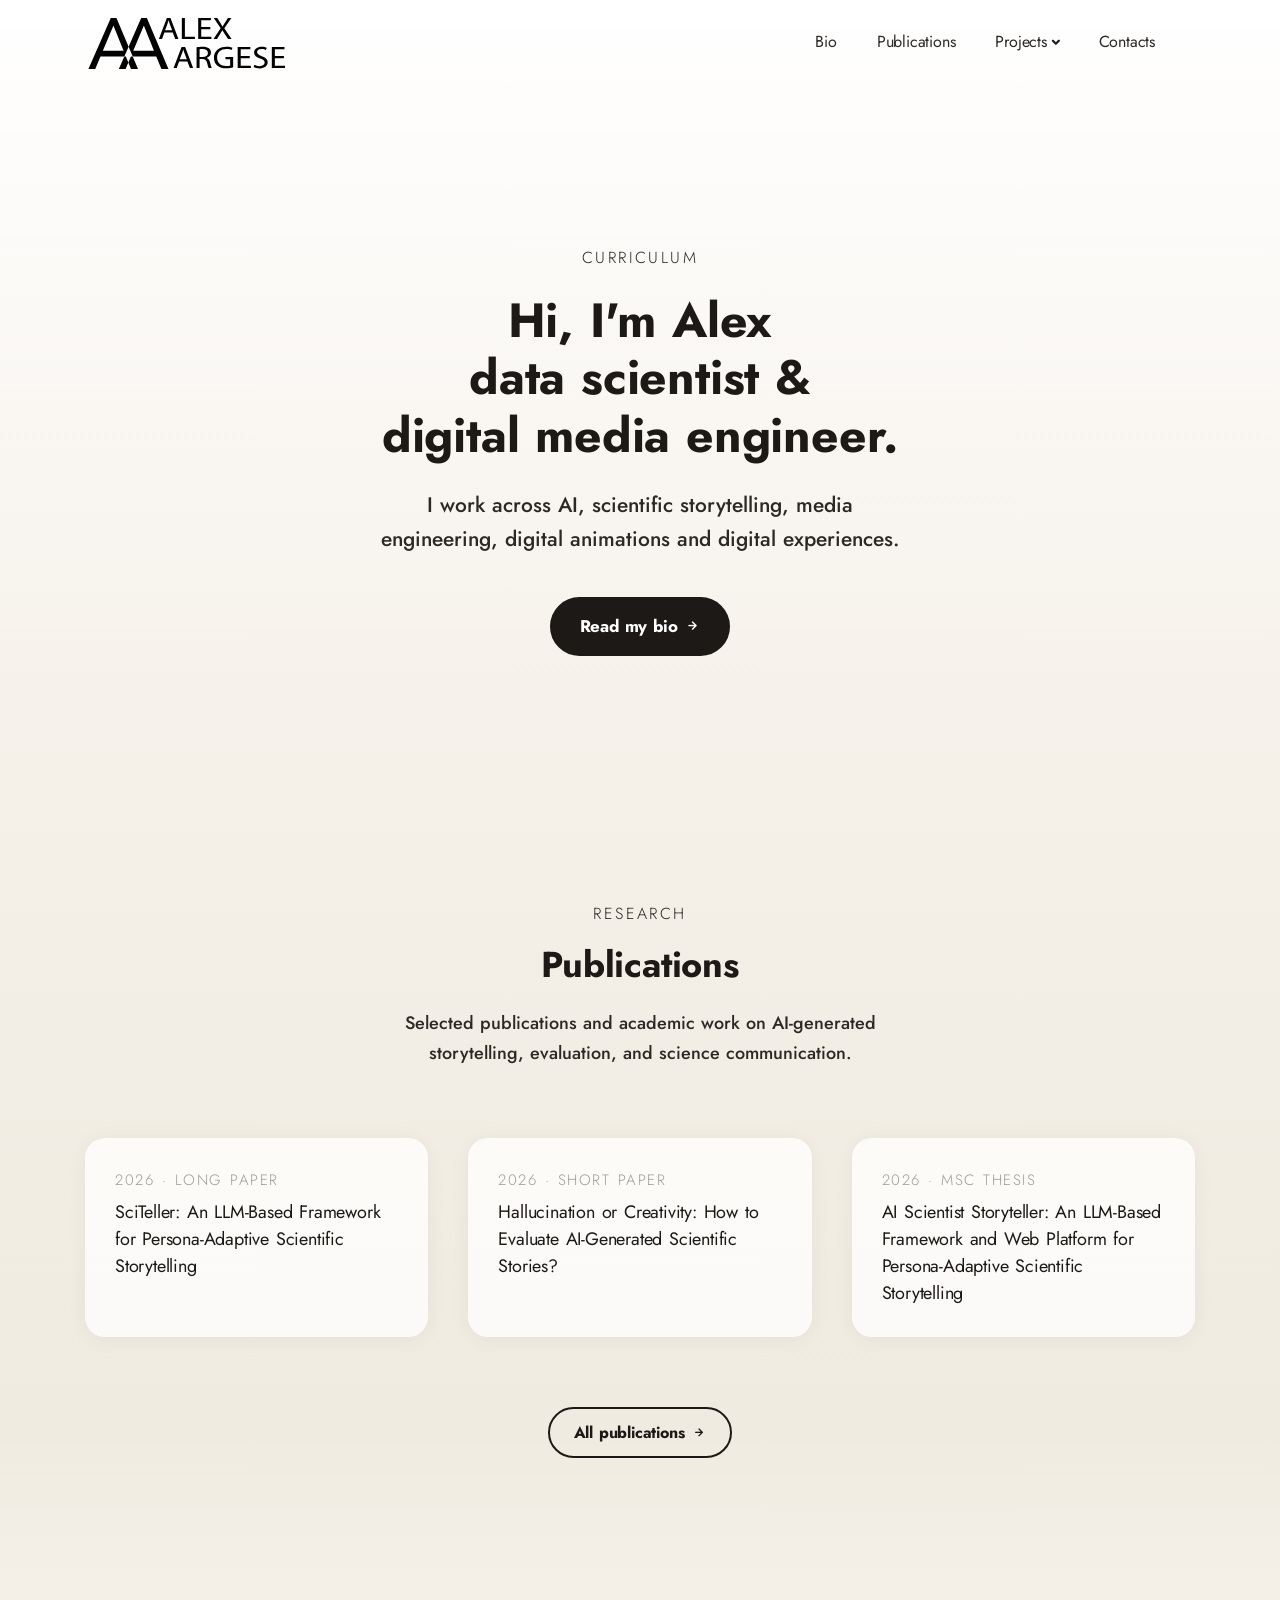
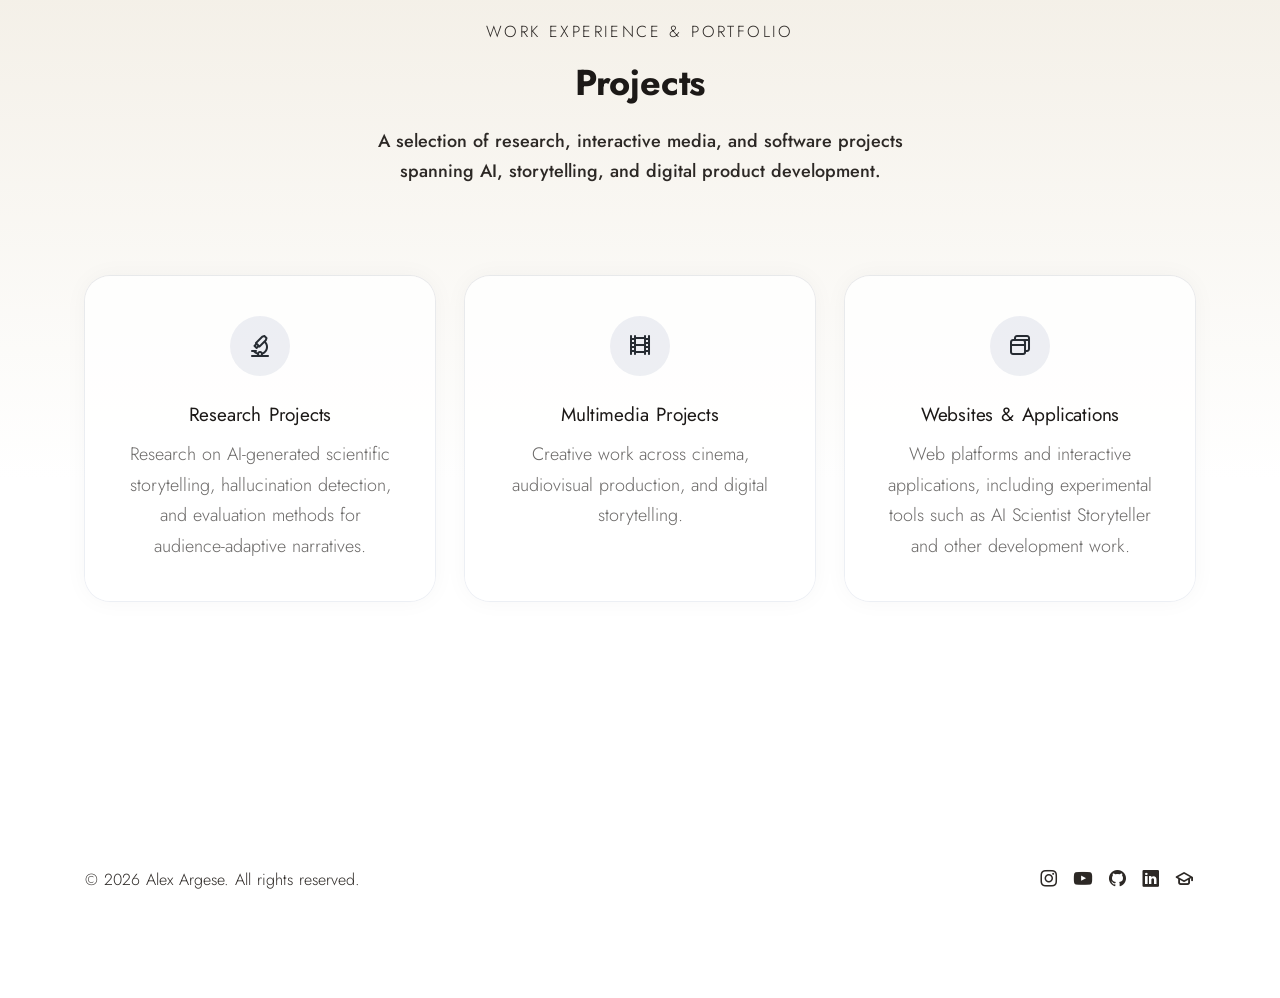
<file: index.html>
<!DOCTYPE html>
<html lang="en">
<head>
  <meta charset="utf-8">






<!-- Primary Meta Tags -->
<title>Alex Argese — Data Scientist & Digital Media Engineer</title>
<meta name="title" content="Alex Argese — Data Scientist & Digital Media Engineer">
<meta name="description" content="Portfolio of Alex Argese — Data Scientist and Cinema & Digital Media Engineer. Research in AI storytelling and NLP, multimedia production, VR/AR, and full-stack web development.">
<meta name="author" content="Alex Argese">
<meta name="robots" content="index, follow">

<!-- Canonical URL -->
<link rel="canonical" href="https://alexargese.github.io/">

<!-- Open Graph / Facebook -->
<meta property="og:type" content="website">
<meta property="og:url" content="https://alexargese.github.io/">
<meta property="og:title" content="Alex Argese — Data Scientist & Digital Media Engineer">
<meta property="og:description" content="Portfolio of Alex Argese — Data Scientist and Cinema & Digital Media Engineer. Research in AI storytelling and NLP, multimedia production, VR/AR, and full-stack web development.">
<meta property="og:locale" content="en_US">
<meta property="og:site_name" content="Alex Argese">

<meta property="og:image" content="https://alexargese.github.io/assets/img/alex_argese_og.png">
<meta property="og:image:alt" content="Alex Argese — Data Scientist & Digital Media Engineer">


<!-- Twitter -->
<meta property="twitter:card" content="summary_large_image">
<meta property="twitter:url" content="https://alexargese.github.io/">
<meta property="twitter:title" content="Alex Argese — Data Scientist & Digital Media Engineer">
<meta property="twitter:description" content="Portfolio of Alex Argese — Data Scientist and Cinema & Digital Media Engineer. Research in AI storytelling and NLP, multimedia production, VR/AR, and full-stack web development.">

<meta property="twitter:image" content="https://alexargese.github.io/assets/img/alex_argese_og.png">
<meta property="twitter:image:alt" content="Alex Argese — Data Scientist & Digital Media Engineer">


<!-- JSON-LD Structured Data -->
<script type="application/ld+json">
{
  "@context": "https://schema.org",
  "@type": "Person",
  "name": "Alex Argese",
  "url": "https://alexargese.github.io/",
  "image": "https://alexargese.github.io/assets/img/photos/alex-argese-data-scientist-portrait.png",
  "jobTitle": "Data Scientist & Cinema and Digital Media Engineer",
  "description": "Data Scientist and Cinema & Digital Media Engineer specialising in AI-generated storytelling, NLP, multimedia production, and full-stack web development.",
  "sameAs": [
    "https://github.com/AlexArgese",
    "https://arxiv.org/search/?searchtype=author&query=Argese"
  ],
  "knowsAbout": ["Data Science", "Machine Learning", "NLP", "Computer Vision", "Scientific Storytelling", "VR/AR", "Film Production", "Web Development"],
  "alumniOf": [
    {"@type": "CollegeOrUniversity", "name": "Politecnico di Torino"},
    {"@type": "CollegeOrUniversity", "name": "EURECOM"}
  ]
}
</script>

<meta name="viewport" content="width=device-width, initial-scale=1.0">

  <!-- Stylesheets-->
  <link rel="shortcut icon" href="/assets/img/favicon.webp" />
<link rel="stylesheet" href="/assets/css/plugins.css">

<link rel="stylesheet" href="/assets/css/styles.css">






  
</head>
<body class="">
  <div class="content-wrapper" style="background: linear-gradient(180deg, #ffffff 0%, #f5f0e8 30%, #f0ebe0 55%, #ffffff 80%);">

<header class="position-absolute w-100" style="z-index: 1000;">


<nav class="navbar navbar-expand-lg classic navbar-light">
  
    <div class="container flex-lg-row flex-nowrap align-items-center">
  
    <div class="navbar-brand w-100">
      <a href="/">
        
          <img class="w-20" src="/assets/icons/alex_logo.svg" srcset="/assets/icons/alex_logo.svg 2x" alt="" />
        
      </a>
    </div>
    <div class="navbar-collapse offcanvas offcanvas-nav offcanvas-start">
      <!-- DEBUG START -->
      <div class="offcanvas-header d-lg-none">
        <h3 class="text-white fs-30 mb-0">Alex Argese</h3>
        <button type="button" class="btn-close btn-close-white ms-auto" data-bs-dismiss="offcanvas" aria-label="Close"></button>
      </div>
      <!-- DEBUG END -->
      <div class="offcanvas-body  d-flex flex-column h-100">
        
          <!-- Standard Navigation -->
          
<ul class="navbar-nav"> 
  
  
  <li class="nav-item">
    <a class="nav-link" href="/bio/">Bio</a>
  </li>
  
  
  
  <li class="nav-item">
    <a class="nav-link" href="/publications/">Publications</a>
  </li>
  
  
  
  <li class="nav-item dropdown">
    <a class="nav-link dropdown-toggle" href="/projects/" data-bs-toggle="dropdown" data-nav-parent-link="true">Projects</a>
    <ul class="dropdown-menu">
      
      
      <li class="nav-item"><a class="dropdown-item" href="/research-projects/">Research projects</a></li>
      
      
      
      <li class="nav-item"><a class="dropdown-item" href="/websites/">Websites</a></li>
      
      
      
      <li class="nav-item"><a class="dropdown-item" href="/multimedia-projects/">Multimedia projects</a></li>
      
      
    </ul>
  </li>
  
  
  
  <li class="nav-item">
    <a class="nav-link" href="/contacts/">Contacts</a>
  </li>
  
  
</ul>


        
        
        <div class="offcanvas-footer d-lg-none">
          <div>
            <a href="mailto:argesealex@gmail.com" class="link-inverse">argesealex@gmail.com</a>
            <br />+39 329 117 1875<br />
            <nav class="nav social social-white mt-4">
              
            </nav>
          </div>
        </div>
        <!-- /.offcanvas-footer -->
      </div>
      <!-- /.offcanvas-body -->
    </div>
    <!-- /.navbar-collapse -->
    
    <div class="navbar-other ms-lg-4">
      <ul class="navbar-nav flex-row align-items-center ms-auto">
        
        
        
        
        
        
        
        
        
        
        
        
        <li class="nav-item d-lg-none">
          <button class="hamburger offcanvas-nav-btn"><span></span></button>
        </li>
      </ul>
    </div>
  
    </div>
    <!-- /.container -->
  
</nav>
<!-- /.navbar -->








</header>

<section class="wrapper" style="background: transparent;">
  <div class="container d-flex flex-column justify-content-center" style="min-height: 100vh;">
    <div class="row">
      <div class="col-lg-8 col-xl-7 mx-auto text-center" data-cues="slideInDown">
        <p class="mb-4" style="letter-spacing: 0.15em; text-transform: uppercase; font-size: 0.8rem; opacity: 0.5;">Curriculum</p>
        <h1 class="display-1 mb-5">Hi, I'm Alex<br />data scientist &amp;<br /> digital media engineer.</h1>
        <p class="lead fs-lg mb-8" style="max-width: 520px; margin-left: auto; margin-right: auto; opacity: 0.7;">
          I work across AI, scientific storytelling, media engineering, digital animations and digital experiences.
        </p>
        <a href="/bio/" class="btn btn-primary btn-lg rounded-pill btn-icon btn-icon-end">
          Read my bio <i class="uil uil-arrow-right"></i>
        </a>
      </div>
    </div>
  </div>
</section>

<section class="wrapper" style="background: transparent;">
  <div class="container">

    <div class="row">
      <div class="col-md-10 col-lg-8 col-xl-6 mx-auto text-center mb-10" data-cues="slideInDown">
        <p class="mb-3" style="letter-spacing: 0.15em; text-transform: uppercase; font-size: 0.8rem; opacity: 0.5;">Research</p>
        <h2 class="display-4 mb-4">Publications</h2>
        <p class="lead" style="opacity: 0.7;">Selected publications and academic work on AI-generated storytelling, evaluation, and science communication.</p>
      </div>
    </div>

    <div class="row gx-md-8 gy-6 mb-12" data-cues="slideInDown">
      
      <div class="col-md-4">
        <div class="card h-100 border-0 p-6" style="border-radius: 1rem; background: rgba(255,255,255,0.75); backdrop-filter: blur(8px); box-shadow: 0 2px 20px rgba(0,0,0,0.05);">
          <p class="mb-1" style="font-size: 0.75rem; opacity: 0.45; text-transform: uppercase; letter-spacing: 0.1em;">2026 · Long Paper</p>
          <h5 class="mb-0">SciTeller: An LLM-Based Framework for Persona-Adaptive Scientific Storytelling</h5>
        </div>
      </div>
      
      <div class="col-md-4">
        <div class="card h-100 border-0 p-6" style="border-radius: 1rem; background: rgba(255,255,255,0.75); backdrop-filter: blur(8px); box-shadow: 0 2px 20px rgba(0,0,0,0.05);">
          <p class="mb-1" style="font-size: 0.75rem; opacity: 0.45; text-transform: uppercase; letter-spacing: 0.1em;">2026 · Short Paper</p>
          <h5 class="mb-0">Hallucination or Creativity: How to Evaluate AI-Generated Scientific Stories?</h5>
        </div>
      </div>
      
      <div class="col-md-4">
        <div class="card h-100 border-0 p-6" style="border-radius: 1rem; background: rgba(255,255,255,0.75); backdrop-filter: blur(8px); box-shadow: 0 2px 20px rgba(0,0,0,0.05);">
          <p class="mb-1" style="font-size: 0.75rem; opacity: 0.45; text-transform: uppercase; letter-spacing: 0.1em;">2026 · MSc Thesis</p>
          <h5 class="mb-0">AI Scientist Storyteller: An LLM-Based Framework and Web Platform for Persona-Adaptive Scientific Storytelling</h5>
        </div>
      </div>
      
    </div>

    <div class="text-center">
      <a href="/publications/" class="btn btn-outline-primary rounded-pill btn-icon btn-icon-end">
        All publications <i class="uil uil-arrow-right"></i>
      </a>
    </div>

  </div>
</section>

<section class="wrapper" style="background: transparent;">
  <div class="container py-16 py-md-18">

    <div class="row">
      <div class="col-md-10 col-lg-8 col-xl-6 mx-auto text-center mb-12" data-cues="slideInDown">
        <p class="mb-3" style="letter-spacing: 0.15em; text-transform: uppercase; font-size: 0.8rem; opacity: 0.5;">Work Experience &amp; Portfolio</p>
        <h2 class="display-4 mb-4">Projects</h2>
        <p class="lead" style="opacity: 0.7;">A selection of research, interactive media, and software projects spanning AI, storytelling, and digital product development.</p>
      </div>
    </div>

    <div class="row gx-md-6 gy-6" data-cues="slideInDown">
      
      <div class="col-md-4">
        <a href="/research-projects/" class="d-block h-100 text-decoration-none">
          <div class="card h-100 border-0 p-8 text-center" style="border-radius: 1.25rem; background: rgba(255,255,255,0.75); transition: transform 0.2s ease, box-shadow 0.2s ease;" onmouseover="this.style.transform='translateY(-4px)';this.style.boxShadow='0 1rem 2rem rgba(0,0,0,.06)'" onmouseout="this.style.transform='';this.style.boxShadow=''">
            <div class="icon btn btn-circle btn-lg btn-soft-ash pe-none mx-auto mb-5">
              <i class="uil uil-microscope fs-24"></i>
            </div>
            <h4 class="mb-2">Research Projects</h4>
            <p class="mb-0" style="opacity: 0.65; font-size: 0.9rem;">Research on AI-generated scientific storytelling, hallucination detection, and evaluation methods for audience-adaptive narratives.</p>
          </div>
        </a>
      </div>
      
      <div class="col-md-4">
        <a href="/multimedia-projects/" class="d-block h-100 text-decoration-none">
          <div class="card h-100 border-0 p-8 text-center" style="border-radius: 1.25rem; background: rgba(255,255,255,0.75); transition: transform 0.2s ease, box-shadow 0.2s ease;" onmouseover="this.style.transform='translateY(-4px)';this.style.boxShadow='0 1rem 2rem rgba(0,0,0,.06)'" onmouseout="this.style.transform='';this.style.boxShadow=''">
            <div class="icon btn btn-circle btn-lg btn-soft-ash pe-none mx-auto mb-5">
              <i class="uil uil-film fs-24"></i>
            </div>
            <h4 class="mb-2">Multimedia Projects</h4>
            <p class="mb-0" style="opacity: 0.65; font-size: 0.9rem;">Creative work across cinema, audiovisual production, and digital storytelling.</p>
          </div>
        </a>
      </div>
      
      <div class="col-md-4">
        <a href="/websites/" class="d-block h-100 text-decoration-none">
          <div class="card h-100 border-0 p-8 text-center" style="border-radius: 1.25rem; background: rgba(255,255,255,0.75); transition: transform 0.2s ease, box-shadow 0.2s ease;" onmouseover="this.style.transform='translateY(-4px)';this.style.boxShadow='0 1rem 2rem rgba(0,0,0,.06)'" onmouseout="this.style.transform='';this.style.boxShadow=''">
            <div class="icon btn btn-circle btn-lg btn-soft-ash pe-none mx-auto mb-5">
              <i class="uil uil-browser fs-24"></i>
            </div>
            <h4 class="mb-2">Websites &amp; Applications</h4>
            <p class="mb-0" style="opacity: 0.65; font-size: 0.9rem;">Web platforms and interactive applications, including experimental tools such as AI Scientist Storyteller and other development work.</p>
          </div>
        </a>
      </div>
      
    </div>

  </div>
</section>









<footer class="bg-white text-dark">
  <div class="container py-13 py-md-15">
    <div class="d-md-flex align-items-center justify-content-between">
  <p class="mb-2 mb-lg-0">© 2026 Alex Argese. All rights reserved.</p>
  <nav class="nav social social-muted mb-0 text-md-end">
    
      <a href="https://www.instagram.com/alex_argese/"><i class="uil uil-instagram"></i></a>
    
      <a href="https://www.youtube.com/@alexargese3462"><i class="uil uil-youtube"></i></a>
    
      <a href="https://github.com/AlexArgese"><i class="uil uil-github"></i></a>
    
      <a href="https://www.linkedin.com/in/alex-argese-870228276/"><i class="uil uil-linkedin"></i></a>
    
      <a href="https://scholar.google.com/citations?user=CiZTclIAAAAJ&amp;hl=it&amp;oi=ao"><i class="uil uil-graduation-cap"></i></a>
    
    
  </nav>
  <!-- /.social -->
</div>
  </div>
</footer>


</div>

  <!-- Modals -->
  

  

  <!-- Scroll To Top Button -->
  
<div class="progress-wrap active-progress">
    <svg class="progress-circle svg-content" width="100%" height="100%" viewBox="-1 -1 102 102">
      <path d="M50,1 a49,49 0 0,1 0,98 a49,49 0 0,1 0,-98" style="transition: stroke-dashoffset 10ms linear 0s; stroke-dasharray: 307.919px, 307.919px; stroke-dashoffset: 0px;"></path>
    </svg>
  </div>

  <!-- Site Scripts-->
  <script src="/assets/js/bootstrap.bundle.js"></script>
<script src="/assets/js/plugins.js"></script>
<script src="/assets/js/theme.js"></script>

</body>
</html>
</file>
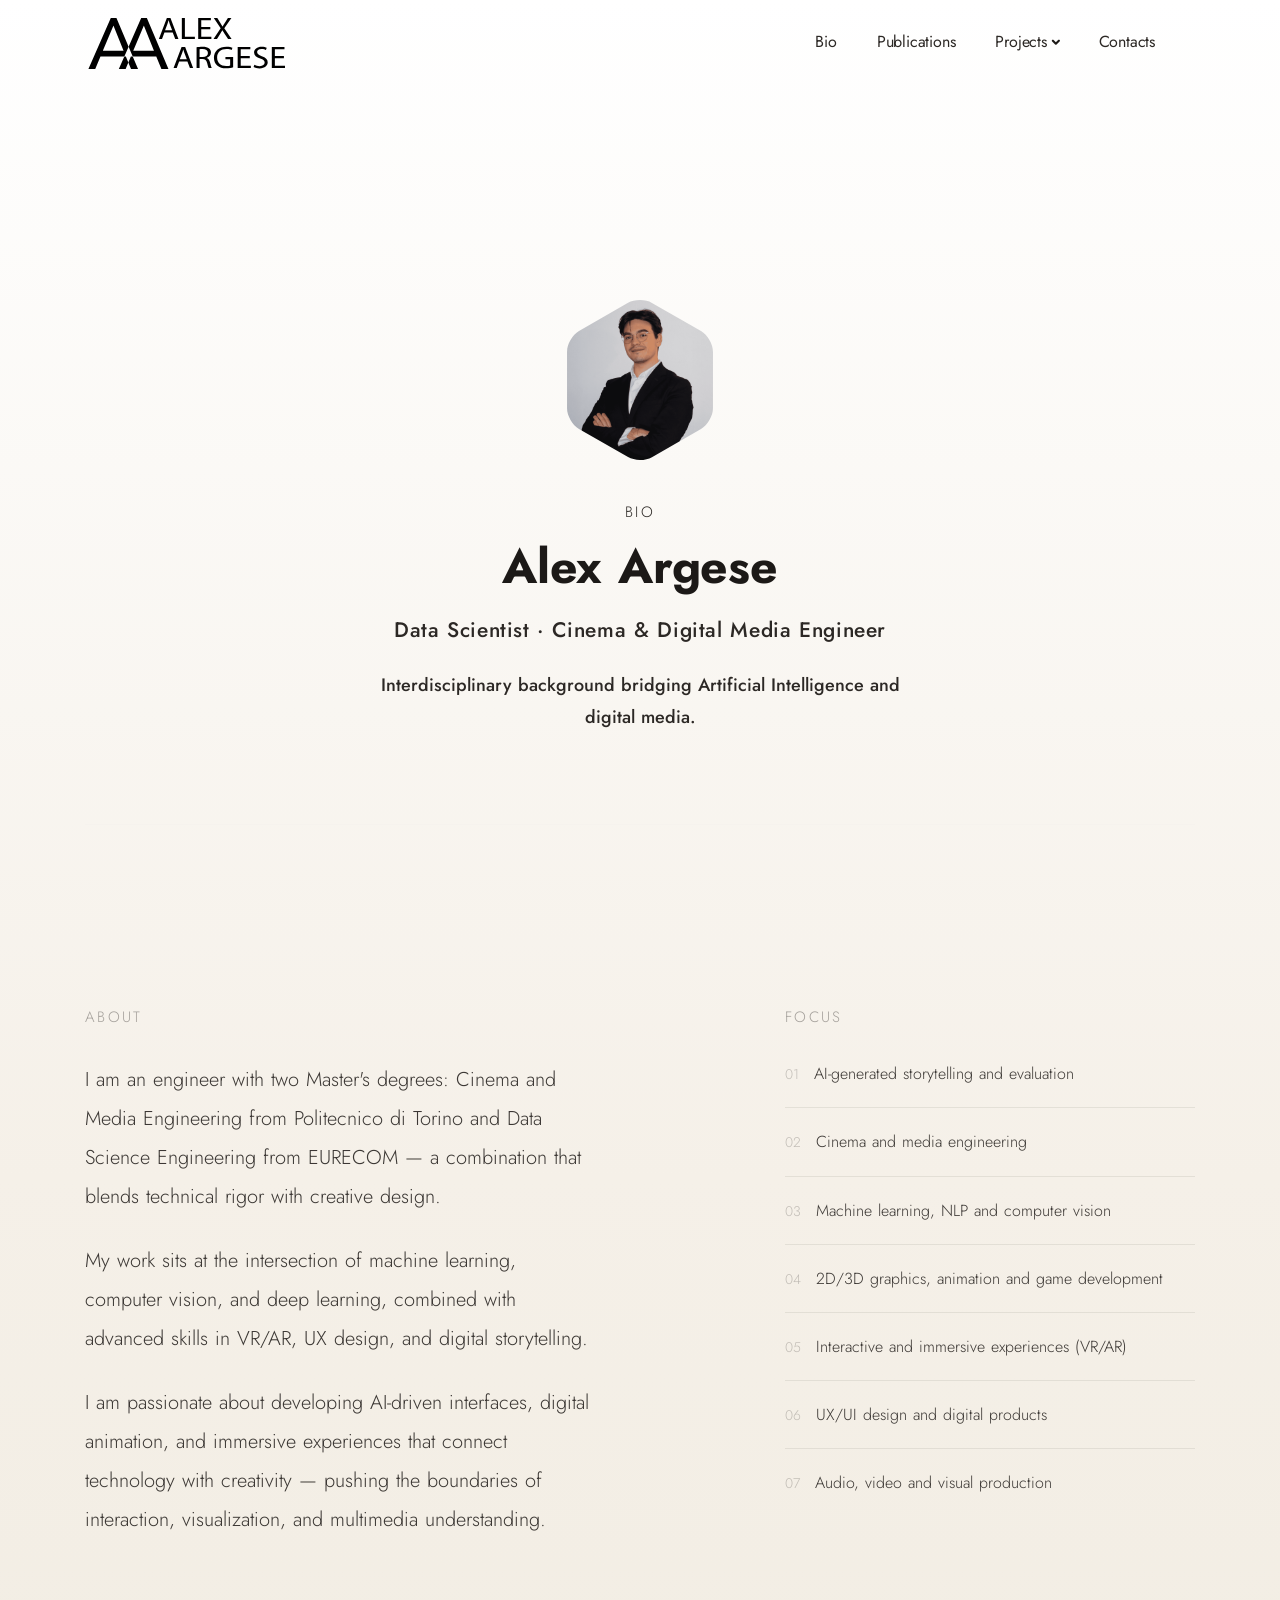
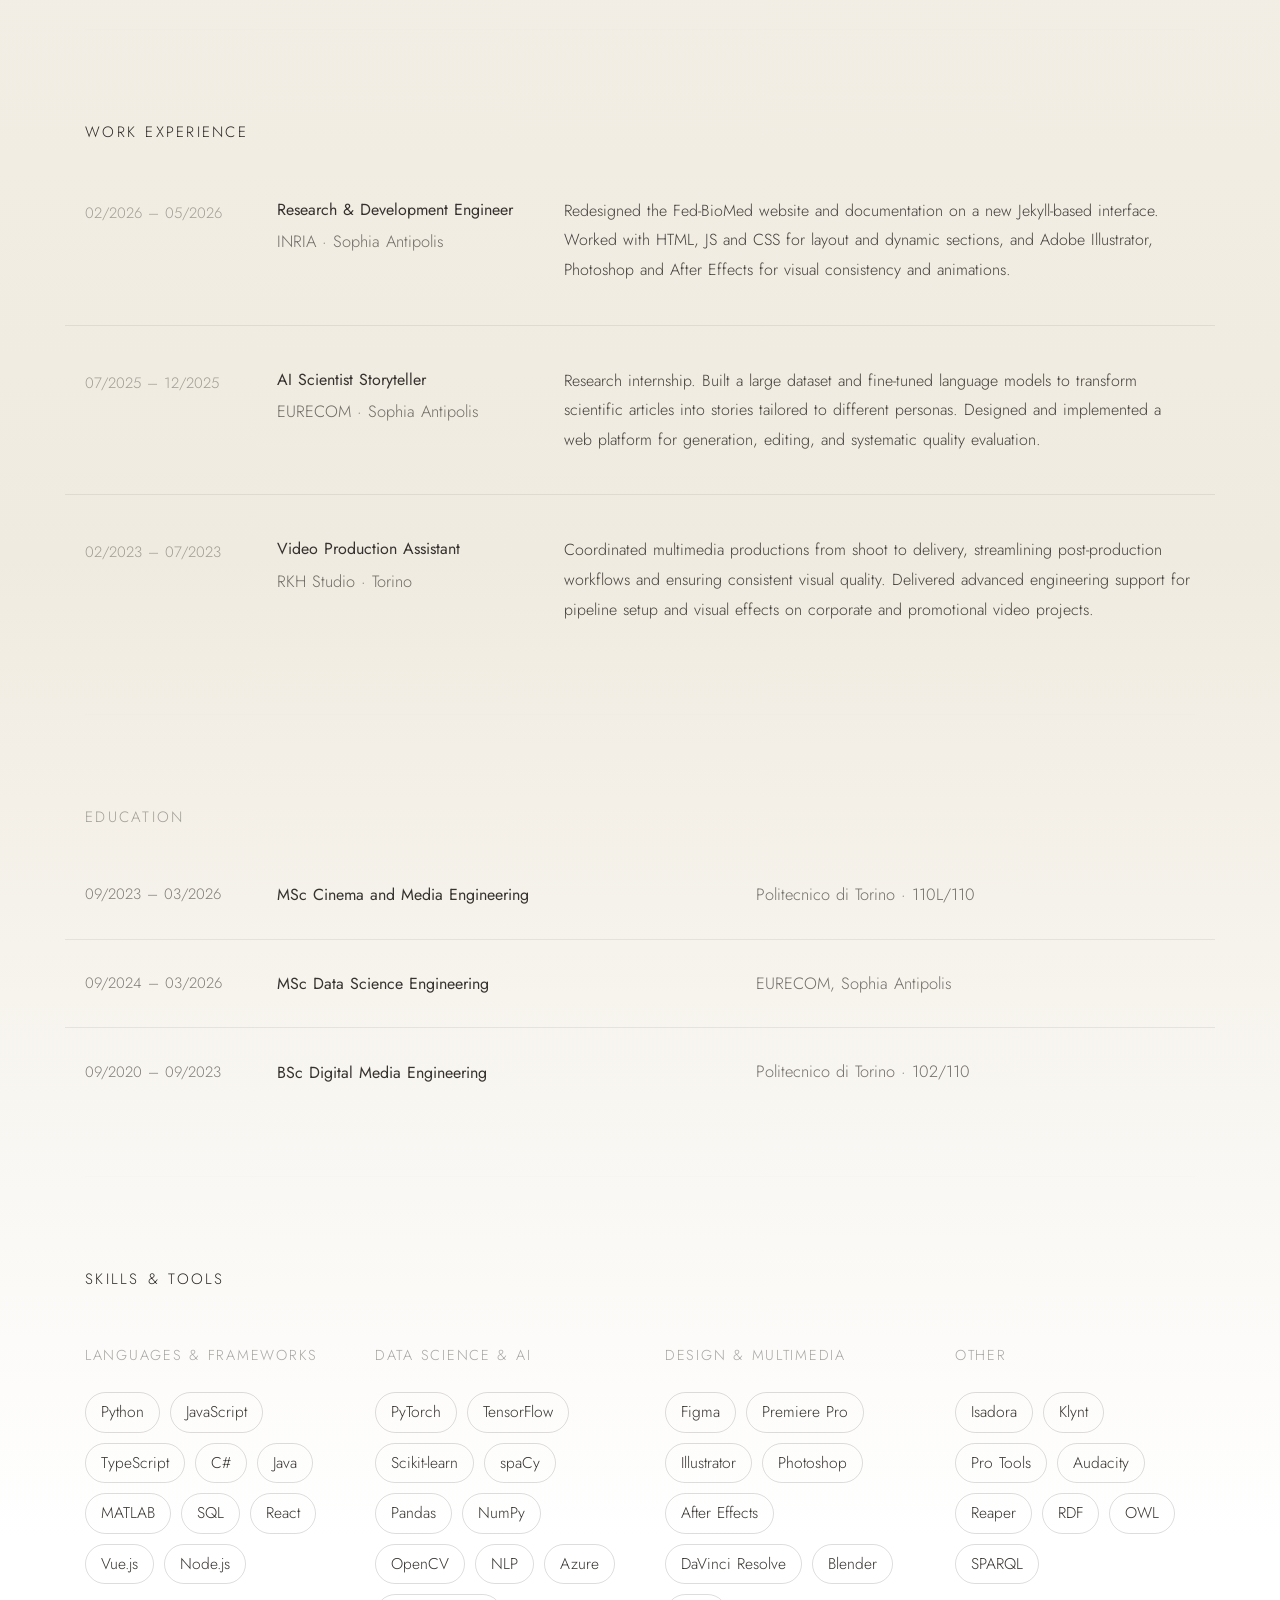
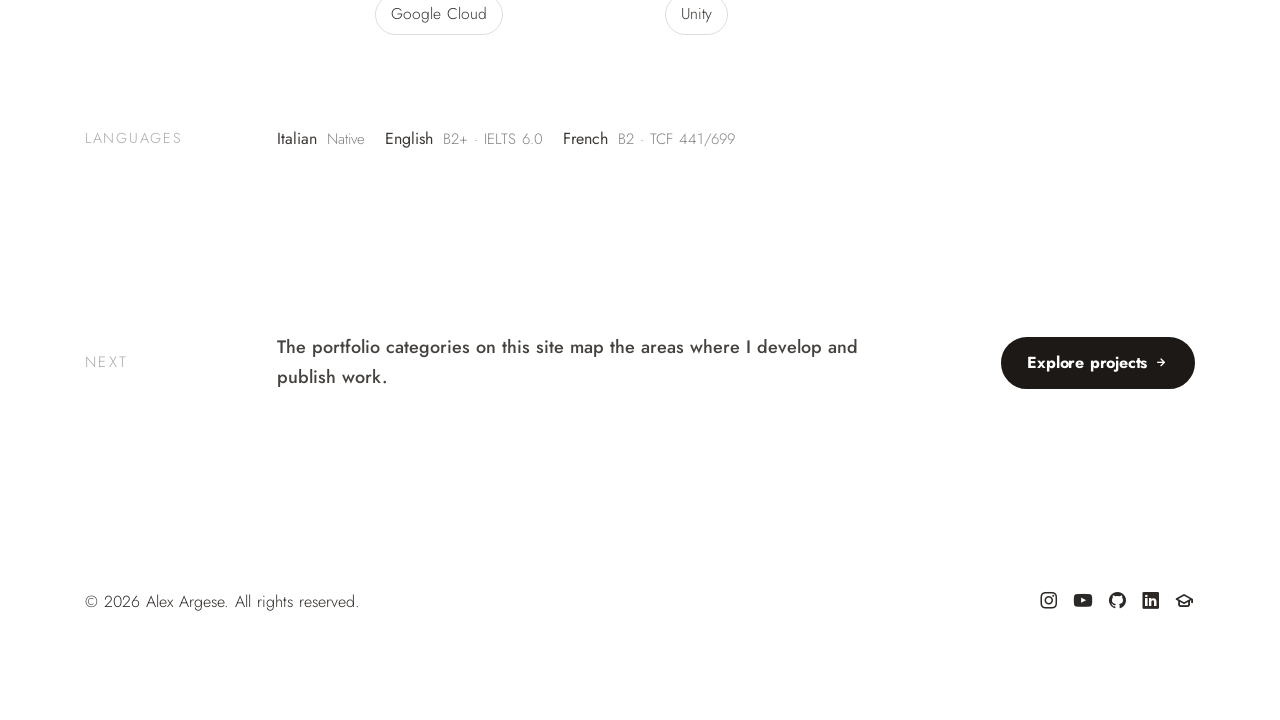
<file: bio/index.html>
<!DOCTYPE html>
<html lang="en">
<head>
  <meta charset="utf-8">






<!-- Primary Meta Tags -->
<title>Alex Argese — Bio | Data Scientist & Cinema Engineer</title>
<meta name="title" content="Alex Argese — Bio | Data Scientist & Cinema Engineer">
<meta name="description" content="Biography of Alex Argese — MSc Data Science Engineering (EURECOM) and MSc Cinema & Digital Media Engineering (Politecnico di Torino). AI researcher, multimedia artist, full-stack developer.">
<meta name="author" content="Alex Argese">
<meta name="robots" content="index, follow">

<!-- Canonical URL -->
<link rel="canonical" href="https://alexargese.github.io/bio/">

<!-- Open Graph / Facebook -->
<meta property="og:type" content="profile">
<meta property="og:url" content="https://alexargese.github.io/bio/">
<meta property="og:title" content="Alex Argese — Bio | Data Scientist & Cinema Engineer">
<meta property="og:description" content="Biography of Alex Argese — MSc Data Science Engineering (EURECOM) and MSc Cinema & Digital Media Engineering (Politecnico di Torino). AI researcher, multimedia artist, full-stack developer.">
<meta property="og:locale" content="en_US">
<meta property="og:site_name" content="Alex Argese">

<meta property="og:image" content="https://alexargese.github.io/assets/img/alex_argese_og.png">
<meta property="og:image:alt" content="Alex Argese — Bio | Data Scientist & Cinema Engineer">


<!-- Twitter -->
<meta property="twitter:card" content="summary_large_image">
<meta property="twitter:url" content="https://alexargese.github.io/bio/">
<meta property="twitter:title" content="Alex Argese — Bio | Data Scientist & Cinema Engineer">
<meta property="twitter:description" content="Biography of Alex Argese — MSc Data Science Engineering (EURECOM) and MSc Cinema & Digital Media Engineering (Politecnico di Torino). AI researcher, multimedia artist, full-stack developer.">

<meta property="twitter:image" content="https://alexargese.github.io/assets/img/alex_argese_og.png">
<meta property="twitter:image:alt" content="Alex Argese — Bio | Data Scientist & Cinema Engineer">


<!-- JSON-LD Structured Data -->
<script type="application/ld+json">
{
  "@context": "https://schema.org",
  "@type": "Person",
  "name": "Alex Argese",
  "url": "https://alexargese.github.io/",
  "image": "https://alexargese.github.io/assets/img/photos/alex-argese-data-scientist-portrait.png",
  "jobTitle": "Data Scientist & Cinema and Digital Media Engineer",
  "description": "Data Scientist and Cinema & Digital Media Engineer specialising in AI-generated storytelling, NLP, multimedia production, and full-stack web development.",
  "sameAs": [
    "https://github.com/AlexArgese",
    "https://arxiv.org/search/?searchtype=author&query=Argese"
  ],
  "knowsAbout": ["Data Science", "Machine Learning", "NLP", "Computer Vision", "Scientific Storytelling", "VR/AR", "Film Production", "Web Development"],
  "alumniOf": [
    {"@type": "CollegeOrUniversity", "name": "Politecnico di Torino"},
    {"@type": "CollegeOrUniversity", "name": "EURECOM"}
  ]
}
</script>

<meta name="viewport" content="width=device-width, initial-scale=1.0">

  <!-- Stylesheets-->
  <link rel="shortcut icon" href="/assets/img/favicon.webp" />
<link rel="stylesheet" href="/assets/css/plugins.css">

<link rel="stylesheet" href="/assets/css/styles.css">






  
</head>
<body class="">
  <div class="content-wrapper" style="background: linear-gradient(180deg, #ffffff 0%, #f5f0e8 30%, #f0ebe0 55%, #ffffff 80%);">

<header class="position-absolute w-100" style="z-index: 1000;">


<nav class="navbar navbar-expand-lg classic navbar-light">
  
    <div class="container flex-lg-row flex-nowrap align-items-center">
  
    <div class="navbar-brand w-100">
      <a href="/">
        
          <img class="w-20" src="/assets/icons/alex_logo.svg" srcset="/assets/icons/alex_logo.svg 2x" alt="" />
        
      </a>
    </div>
    <div class="navbar-collapse offcanvas offcanvas-nav offcanvas-start">
      <!-- DEBUG START -->
      <div class="offcanvas-header d-lg-none">
        <h3 class="text-white fs-30 mb-0">Alex Argese</h3>
        <button type="button" class="btn-close btn-close-white ms-auto" data-bs-dismiss="offcanvas" aria-label="Close"></button>
      </div>
      <!-- DEBUG END -->
      <div class="offcanvas-body  d-flex flex-column h-100">
        
          <!-- Standard Navigation -->
          
<ul class="navbar-nav"> 
  
  
  <li class="nav-item">
    <a class="nav-link" href="/bio/">Bio</a>
  </li>
  
  
  
  <li class="nav-item">
    <a class="nav-link" href="/publications/">Publications</a>
  </li>
  
  
  
  <li class="nav-item dropdown">
    <a class="nav-link dropdown-toggle" href="/projects/" data-bs-toggle="dropdown" data-nav-parent-link="true">Projects</a>
    <ul class="dropdown-menu">
      
      
      <li class="nav-item"><a class="dropdown-item" href="/research-projects/">Research projects</a></li>
      
      
      
      <li class="nav-item"><a class="dropdown-item" href="/websites/">Websites</a></li>
      
      
      
      <li class="nav-item"><a class="dropdown-item" href="/multimedia-projects/">Multimedia projects</a></li>
      
      
    </ul>
  </li>
  
  
  
  <li class="nav-item">
    <a class="nav-link" href="/contacts/">Contacts</a>
  </li>
  
  
</ul>


        
        
        <div class="offcanvas-footer d-lg-none">
          <div>
            <a href="mailto:argesealex@gmail.com" class="link-inverse">argesealex@gmail.com</a>
            <br />+39 329 117 1875<br />
            <nav class="nav social social-white mt-4">
              
            </nav>
          </div>
        </div>
        <!-- /.offcanvas-footer -->
      </div>
      <!-- /.offcanvas-body -->
    </div>
    <!-- /.navbar-collapse -->
    
    <div class="navbar-other ms-lg-4">
      <ul class="navbar-nav flex-row align-items-center ms-auto">
        
        
        
        
        
        
        
        
        
        
        
        
        <li class="nav-item d-lg-none">
          <button class="hamburger offcanvas-nav-btn"><span></span></button>
        </li>
      </ul>
    </div>
  
    </div>
    <!-- /.container -->
  
</nav>
<!-- /.navbar -->








</header>

<section class="wrapper" style="background: transparent;">
  <div class="container pt-18 pt-md-22 pb-10 pb-md-14 text-center">
    <div class="row">
      <div class="col-lg-8 col-xl-6 mx-auto">

        
        <div class="img-mask mask-2 mx-auto mb-8" style="width: 160px; height: 160px;" data-cue="fadeIn">
          <img src="/assets/img/photos/alex-argese-data-scientist-portrait.png" alt="Alex Argese — Data Scientist · Cinema &amp; Digital Media Engineer" style="width: 100%; height: 100%; object-fit: cover;" />
        </div>
        

        <div data-cues="slideInDown" data-group="bio-title">
          <p class="mb-3" style="letter-spacing: 0.15em; text-transform: uppercase; font-size: 0.75rem; opacity: 0.4;">Bio</p>
          <h1 class="display-1 mb-4" style="line-height: 1.1;">Alex Argese</h1>
          
          <p class="mb-4" style="font-size: 1.05rem; font-weight: 500; opacity: 0.55; letter-spacing: 0.03em;">Data Scientist · Cinema &amp; Digital Media Engineer</p>
          
          <p class="lead mb-0 mx-auto" style="opacity: 0.85; line-height: 1.8; max-width: 38rem;">Interdisciplinary background bridging Artificial Intelligence and digital media.</p>
        </div>

      </div>
    </div>

    <hr class="mt-14 mb-0" style="opacity: 0.12;" />
  </div>
</section>

<section class="wrapper" style="background: transparent;">
  <div class="container py-12 py-md-14">
    <div class="row gx-lg-14 gy-10 align-items-start" data-cues="slideInDown">

      <!-- About text -->
      <div class="col-lg-6">
        <p class="mb-6" style="letter-spacing: 0.15em; text-transform: uppercase; font-size: 0.75rem; opacity: 0.4;">About</p>
        
        <p class="mb-5" style="opacity: 0.92; line-height: 1.95; font-size: 1rem;">I am an engineer with two Master's degrees: Cinema and Media Engineering from Politecnico di Torino and Data Science Engineering from EURECOM — a combination that blends technical rigor with creative design.</p>
        
        <p class="mb-5" style="opacity: 0.92; line-height: 1.95; font-size: 1rem;">My work sits at the intersection of machine learning, computer vision, and deep learning, combined with advanced skills in VR/AR, UX design, and digital storytelling.</p>
        
        <p class="mb-0" style="opacity: 0.92; line-height: 1.95; font-size: 1rem;">I am passionate about developing AI-driven interfaces, digital animation, and immersive experiences that connect technology with creativity — pushing the boundaries of interaction, visualization, and multimedia understanding.</p>
        
      </div>

      <!-- Focus — plain list, no card -->
      <div class="col-lg-5 offset-lg-1">
        <p class="mb-6" style="letter-spacing: 0.15em; text-transform: uppercase; font-size: 0.75rem; opacity: 0.4;">Focus</p>
        <ul class="list-unstyled mb-0">
          
          <li class="d-flex align-items-baseline mb-4" style="border-bottom: 1px solid rgba(28,25,23,0.08); padding-bottom: 1rem; ">
            <span class="me-3" style="opacity: 0.25; font-size: 0.7rem;">01</span>
            <span style="opacity: 0.92;">AI-generated storytelling and evaluation</span>
          </li>
          
          <li class="d-flex align-items-baseline mb-4" style="border-bottom: 1px solid rgba(28,25,23,0.08); padding-bottom: 1rem; ">
            <span class="me-3" style="opacity: 0.25; font-size: 0.7rem;">02</span>
            <span style="opacity: 0.92;">Cinema and media engineering</span>
          </li>
          
          <li class="d-flex align-items-baseline mb-4" style="border-bottom: 1px solid rgba(28,25,23,0.08); padding-bottom: 1rem; ">
            <span class="me-3" style="opacity: 0.25; font-size: 0.7rem;">03</span>
            <span style="opacity: 0.92;">Machine learning, NLP and computer vision</span>
          </li>
          
          <li class="d-flex align-items-baseline mb-4" style="border-bottom: 1px solid rgba(28,25,23,0.08); padding-bottom: 1rem; ">
            <span class="me-3" style="opacity: 0.25; font-size: 0.7rem;">04</span>
            <span style="opacity: 0.92;">2D/3D graphics, animation and game development</span>
          </li>
          
          <li class="d-flex align-items-baseline mb-4" style="border-bottom: 1px solid rgba(28,25,23,0.08); padding-bottom: 1rem; ">
            <span class="me-3" style="opacity: 0.25; font-size: 0.7rem;">05</span>
            <span style="opacity: 0.92;">Interactive and immersive experiences (VR/AR)</span>
          </li>
          
          <li class="d-flex align-items-baseline mb-4" style="border-bottom: 1px solid rgba(28,25,23,0.08); padding-bottom: 1rem; ">
            <span class="me-3" style="opacity: 0.25; font-size: 0.7rem;">06</span>
            <span style="opacity: 0.92;">UX/UI design and digital products</span>
          </li>
          
          <li class="d-flex align-items-baseline " style="border-bottom: 1px solid rgba(28,25,23,0.08); padding-bottom: 1rem; border-bottom: none; padding-bottom: 0;">
            <span class="me-3" style="opacity: 0.25; font-size: 0.7rem;">07</span>
            <span style="opacity: 0.92;">Audio, video and visual production</span>
          </li>
          
        </ul>
      </div>

    </div>
  </div>
  <div class="container"><hr style="opacity: 0.12; margin: 0;" /></div>
</section>

<section class="wrapper" style="background: transparent;">
  <div class="container py-12 py-md-14">

    <p class="mb-10" style="letter-spacing: 0.15em; text-transform: uppercase; font-size: 0.75rem; opacity: 0.4;" data-cue="slideInDown">Work Experience</p>

    
    <div class="row gx-lg-8 align-items-start pb-8 mb-8" style="border-bottom: 1px solid rgba(28,25,23,0.08);" data-cue="slideInDown">

      <!-- Period -->
      <div class="col-lg-2">
        <p class="mb-0" style="font-size: 0.75rem; opacity: 0.4; padding-top: 0.25rem;">02/2026 – 05/2026</p>
      </div>

      <!-- Role + company -->
      <div class="col-lg-3">
        <p class="mb-1" style="font-weight: 400; opacity: 0.95;">Research &amp; Development Engineer</p>
        <p class="mb-0" style="font-size: 0.82rem; opacity: 0.65;">INRIA · Sophia Antipolis</p>
      </div>

      <!-- Description -->
      <div class="col-lg-7 mt-3 mt-lg-0">
        <p class="mb-0" style="opacity: 0.88; line-height: 1.85;">Redesigned the Fed-BioMed website and documentation on a new Jekyll-based interface. Worked with HTML, JS and CSS for layout and dynamic sections, and Adobe Illustrator, Photoshop and After Effects for visual consistency and animations.</p>
      </div>

    </div>
    
    <div class="row gx-lg-8 align-items-start pb-8 mb-8" style="border-bottom: 1px solid rgba(28,25,23,0.08);" data-cue="slideInDown">

      <!-- Period -->
      <div class="col-lg-2">
        <p class="mb-0" style="font-size: 0.75rem; opacity: 0.4; padding-top: 0.25rem;">07/2025 – 12/2025</p>
      </div>

      <!-- Role + company -->
      <div class="col-lg-3">
        <p class="mb-1" style="font-weight: 400; opacity: 0.95;">AI Scientist Storyteller</p>
        <p class="mb-0" style="font-size: 0.82rem; opacity: 0.65;">EURECOM · Sophia Antipolis</p>
      </div>

      <!-- Description -->
      <div class="col-lg-7 mt-3 mt-lg-0">
        <p class="mb-0" style="opacity: 0.88; line-height: 1.85;">Research internship. Built a large dataset and fine-tuned language models to transform scientific articles into stories tailored to different personas. Designed and implemented a web platform for generation, editing, and systematic quality evaluation.</p>
      </div>

    </div>
    
    <div class="row gx-lg-8 align-items-start " style="" data-cue="slideInDown">

      <!-- Period -->
      <div class="col-lg-2">
        <p class="mb-0" style="font-size: 0.75rem; opacity: 0.4; padding-top: 0.25rem;">02/2023 – 07/2023</p>
      </div>

      <!-- Role + company -->
      <div class="col-lg-3">
        <p class="mb-1" style="font-weight: 400; opacity: 0.95;">Video Production Assistant</p>
        <p class="mb-0" style="font-size: 0.82rem; opacity: 0.65;">RKH Studio · Torino</p>
      </div>

      <!-- Description -->
      <div class="col-lg-7 mt-3 mt-lg-0">
        <p class="mb-0" style="opacity: 0.88; line-height: 1.85;">Coordinated multimedia productions from shoot to delivery, streamlining post-production workflows and ensuring consistent visual quality. Delivered advanced engineering support for pipeline setup and visual effects on corporate and promotional video projects.</p>
      </div>

    </div>
    

  </div>
  <div class="container"><hr style="opacity: 0.12; margin: 0;" /></div>
</section>

<section class="wrapper" style="background: transparent;">
  <div class="container py-12 py-md-14">

    <div class="row gx-lg-8 mb-10" data-cue="slideInDown">
      <div class="col-lg-2">
        <p class="mb-0" style="letter-spacing: 0.15em; text-transform: uppercase; font-size: 0.75rem; opacity: 0.4;">Education</p>
      </div>
    </div>

    
    <div class="row gx-lg-8 align-items-center pb-6 mb-6" style="border-bottom: 1px solid rgba(28,25,23,0.08);" data-cue="slideInDown">
      <div class="col-lg-2">
        <p class="mb-0" style="font-size: 0.75rem; opacity: 0.58;">09/2023 – 03/2026</p>
      </div>
      <div class="col-lg-5">
        <p class="mb-0" style="font-weight: 400; opacity: 0.95;">MSc Cinema and Media Engineering</p>
      </div>
      <div class="col-lg-5 mt-1 mt-lg-0">
        <p class="mb-0" style="font-size: 0.82rem; opacity: 0.65;">Politecnico di Torino · 110L/110</p>
      </div>
    </div>
    
    <div class="row gx-lg-8 align-items-center pb-6 mb-6" style="border-bottom: 1px solid rgba(28,25,23,0.08);" data-cue="slideInDown">
      <div class="col-lg-2">
        <p class="mb-0" style="font-size: 0.75rem; opacity: 0.58;">09/2024 – 03/2026</p>
      </div>
      <div class="col-lg-5">
        <p class="mb-0" style="font-weight: 400; opacity: 0.95;">MSc Data Science Engineering</p>
      </div>
      <div class="col-lg-5 mt-1 mt-lg-0">
        <p class="mb-0" style="font-size: 0.82rem; opacity: 0.65;">EURECOM, Sophia Antipolis</p>
      </div>
    </div>
    
    <div class="row gx-lg-8 align-items-center " style="" data-cue="slideInDown">
      <div class="col-lg-2">
        <p class="mb-0" style="font-size: 0.75rem; opacity: 0.58;">09/2020 – 09/2023</p>
      </div>
      <div class="col-lg-5">
        <p class="mb-0" style="font-weight: 400; opacity: 0.95;">BSc Digital Media Engineering</p>
      </div>
      <div class="col-lg-5 mt-1 mt-lg-0">
        <p class="mb-0" style="font-size: 0.82rem; opacity: 0.65;">Politecnico di Torino · 102/110</p>
      </div>
    </div>
    

  </div>
  <div class="container"><hr style="opacity: 0.12; margin: 0;" /></div>
</section>

<section class="wrapper" style="background: transparent;">
  <div class="container py-12 py-md-14">

    <p class="mb-10" style="letter-spacing: 0.15em; text-transform: uppercase; font-size: 0.75rem; opacity: 0.4;" data-cue="slideInDown">Skills &amp; Tools</p>

    <!-- Skill groups — flat grid, no cards -->
    <div class="row gx-lg-10 gy-10 mb-14" data-cues="slideInDown">
      
      <div class="col-md-6 col-lg-3">
        <p class="mb-5" style="font-size: 0.72rem; opacity: 0.4; text-transform: uppercase; letter-spacing: 0.12em;">Languages &amp; Frameworks</p>
        <div class="d-flex flex-wrap gap-2">
          
          <span style="display: inline-block; padding: 0.3rem 0.75rem; border: 1px solid rgba(28,25,23,0.15); border-radius: 2rem; font-size: 0.78rem; opacity: 0.95;">Python</span>
          
          <span style="display: inline-block; padding: 0.3rem 0.75rem; border: 1px solid rgba(28,25,23,0.15); border-radius: 2rem; font-size: 0.78rem; opacity: 0.95;">JavaScript</span>
          
          <span style="display: inline-block; padding: 0.3rem 0.75rem; border: 1px solid rgba(28,25,23,0.15); border-radius: 2rem; font-size: 0.78rem; opacity: 0.95;">TypeScript</span>
          
          <span style="display: inline-block; padding: 0.3rem 0.75rem; border: 1px solid rgba(28,25,23,0.15); border-radius: 2rem; font-size: 0.78rem; opacity: 0.95;">C#</span>
          
          <span style="display: inline-block; padding: 0.3rem 0.75rem; border: 1px solid rgba(28,25,23,0.15); border-radius: 2rem; font-size: 0.78rem; opacity: 0.95;">Java</span>
          
          <span style="display: inline-block; padding: 0.3rem 0.75rem; border: 1px solid rgba(28,25,23,0.15); border-radius: 2rem; font-size: 0.78rem; opacity: 0.95;">MATLAB</span>
          
          <span style="display: inline-block; padding: 0.3rem 0.75rem; border: 1px solid rgba(28,25,23,0.15); border-radius: 2rem; font-size: 0.78rem; opacity: 0.95;">SQL</span>
          
          <span style="display: inline-block; padding: 0.3rem 0.75rem; border: 1px solid rgba(28,25,23,0.15); border-radius: 2rem; font-size: 0.78rem; opacity: 0.95;">React</span>
          
          <span style="display: inline-block; padding: 0.3rem 0.75rem; border: 1px solid rgba(28,25,23,0.15); border-radius: 2rem; font-size: 0.78rem; opacity: 0.95;">Vue.js</span>
          
          <span style="display: inline-block; padding: 0.3rem 0.75rem; border: 1px solid rgba(28,25,23,0.15); border-radius: 2rem; font-size: 0.78rem; opacity: 0.95;">Node.js</span>
          
        </div>
      </div>
      
      <div class="col-md-6 col-lg-3">
        <p class="mb-5" style="font-size: 0.72rem; opacity: 0.4; text-transform: uppercase; letter-spacing: 0.12em;">Data Science &amp; AI</p>
        <div class="d-flex flex-wrap gap-2">
          
          <span style="display: inline-block; padding: 0.3rem 0.75rem; border: 1px solid rgba(28,25,23,0.15); border-radius: 2rem; font-size: 0.78rem; opacity: 0.95;">PyTorch</span>
          
          <span style="display: inline-block; padding: 0.3rem 0.75rem; border: 1px solid rgba(28,25,23,0.15); border-radius: 2rem; font-size: 0.78rem; opacity: 0.95;">TensorFlow</span>
          
          <span style="display: inline-block; padding: 0.3rem 0.75rem; border: 1px solid rgba(28,25,23,0.15); border-radius: 2rem; font-size: 0.78rem; opacity: 0.95;">Scikit-learn</span>
          
          <span style="display: inline-block; padding: 0.3rem 0.75rem; border: 1px solid rgba(28,25,23,0.15); border-radius: 2rem; font-size: 0.78rem; opacity: 0.95;">spaCy</span>
          
          <span style="display: inline-block; padding: 0.3rem 0.75rem; border: 1px solid rgba(28,25,23,0.15); border-radius: 2rem; font-size: 0.78rem; opacity: 0.95;">Pandas</span>
          
          <span style="display: inline-block; padding: 0.3rem 0.75rem; border: 1px solid rgba(28,25,23,0.15); border-radius: 2rem; font-size: 0.78rem; opacity: 0.95;">NumPy</span>
          
          <span style="display: inline-block; padding: 0.3rem 0.75rem; border: 1px solid rgba(28,25,23,0.15); border-radius: 2rem; font-size: 0.78rem; opacity: 0.95;">OpenCV</span>
          
          <span style="display: inline-block; padding: 0.3rem 0.75rem; border: 1px solid rgba(28,25,23,0.15); border-radius: 2rem; font-size: 0.78rem; opacity: 0.95;">NLP</span>
          
          <span style="display: inline-block; padding: 0.3rem 0.75rem; border: 1px solid rgba(28,25,23,0.15); border-radius: 2rem; font-size: 0.78rem; opacity: 0.95;">Azure</span>
          
          <span style="display: inline-block; padding: 0.3rem 0.75rem; border: 1px solid rgba(28,25,23,0.15); border-radius: 2rem; font-size: 0.78rem; opacity: 0.95;">Google Cloud</span>
          
        </div>
      </div>
      
      <div class="col-md-6 col-lg-3">
        <p class="mb-5" style="font-size: 0.72rem; opacity: 0.4; text-transform: uppercase; letter-spacing: 0.12em;">Design &amp; Multimedia</p>
        <div class="d-flex flex-wrap gap-2">
          
          <span style="display: inline-block; padding: 0.3rem 0.75rem; border: 1px solid rgba(28,25,23,0.15); border-radius: 2rem; font-size: 0.78rem; opacity: 0.95;">Figma</span>
          
          <span style="display: inline-block; padding: 0.3rem 0.75rem; border: 1px solid rgba(28,25,23,0.15); border-radius: 2rem; font-size: 0.78rem; opacity: 0.95;">Premiere Pro</span>
          
          <span style="display: inline-block; padding: 0.3rem 0.75rem; border: 1px solid rgba(28,25,23,0.15); border-radius: 2rem; font-size: 0.78rem; opacity: 0.95;">Illustrator</span>
          
          <span style="display: inline-block; padding: 0.3rem 0.75rem; border: 1px solid rgba(28,25,23,0.15); border-radius: 2rem; font-size: 0.78rem; opacity: 0.95;">Photoshop</span>
          
          <span style="display: inline-block; padding: 0.3rem 0.75rem; border: 1px solid rgba(28,25,23,0.15); border-radius: 2rem; font-size: 0.78rem; opacity: 0.95;">After Effects</span>
          
          <span style="display: inline-block; padding: 0.3rem 0.75rem; border: 1px solid rgba(28,25,23,0.15); border-radius: 2rem; font-size: 0.78rem; opacity: 0.95;">DaVinci Resolve</span>
          
          <span style="display: inline-block; padding: 0.3rem 0.75rem; border: 1px solid rgba(28,25,23,0.15); border-radius: 2rem; font-size: 0.78rem; opacity: 0.95;">Blender</span>
          
          <span style="display: inline-block; padding: 0.3rem 0.75rem; border: 1px solid rgba(28,25,23,0.15); border-radius: 2rem; font-size: 0.78rem; opacity: 0.95;">Unity</span>
          
        </div>
      </div>
      
      <div class="col-md-6 col-lg-3">
        <p class="mb-5" style="font-size: 0.72rem; opacity: 0.4; text-transform: uppercase; letter-spacing: 0.12em;">Other</p>
        <div class="d-flex flex-wrap gap-2">
          
          <span style="display: inline-block; padding: 0.3rem 0.75rem; border: 1px solid rgba(28,25,23,0.15); border-radius: 2rem; font-size: 0.78rem; opacity: 0.95;">Isadora</span>
          
          <span style="display: inline-block; padding: 0.3rem 0.75rem; border: 1px solid rgba(28,25,23,0.15); border-radius: 2rem; font-size: 0.78rem; opacity: 0.95;">Klynt</span>
          
          <span style="display: inline-block; padding: 0.3rem 0.75rem; border: 1px solid rgba(28,25,23,0.15); border-radius: 2rem; font-size: 0.78rem; opacity: 0.95;">Pro Tools</span>
          
          <span style="display: inline-block; padding: 0.3rem 0.75rem; border: 1px solid rgba(28,25,23,0.15); border-radius: 2rem; font-size: 0.78rem; opacity: 0.95;">Audacity</span>
          
          <span style="display: inline-block; padding: 0.3rem 0.75rem; border: 1px solid rgba(28,25,23,0.15); border-radius: 2rem; font-size: 0.78rem; opacity: 0.95;">Reaper</span>
          
          <span style="display: inline-block; padding: 0.3rem 0.75rem; border: 1px solid rgba(28,25,23,0.15); border-radius: 2rem; font-size: 0.78rem; opacity: 0.95;">RDF</span>
          
          <span style="display: inline-block; padding: 0.3rem 0.75rem; border: 1px solid rgba(28,25,23,0.15); border-radius: 2rem; font-size: 0.78rem; opacity: 0.95;">OWL</span>
          
          <span style="display: inline-block; padding: 0.3rem 0.75rem; border: 1px solid rgba(28,25,23,0.15); border-radius: 2rem; font-size: 0.78rem; opacity: 0.95;">SPARQL</span>
          
        </div>
      </div>
      
    </div>

    <!-- Languages — inline row -->
    <div class="row gx-lg-8 align-items-center" data-cue="slideInDown">
      <div class="col-lg-2">
        <p class="mb-4 mb-lg-0" style="font-size: 0.72rem; opacity: 0.4; text-transform: uppercase; letter-spacing: 0.12em;">Languages</p>
      </div>
      <div class="col-lg-10">
        <div class="d-flex flex-wrap gap-4">
          
          <div class="d-flex align-items-baseline gap-2">
            <span style="font-weight: 400; opacity: 0.92;">Italian</span>
            <span style="font-size: 0.75rem; opacity: 0.58;">Native</span>
          </div>
          
          <div class="d-flex align-items-baseline gap-2">
            <span style="font-weight: 400; opacity: 0.92;">English</span>
            <span style="font-size: 0.75rem; opacity: 0.58;">B2+ · IELTS 6.0</span>
          </div>
          
          <div class="d-flex align-items-baseline gap-2">
            <span style="font-weight: 400; opacity: 0.92;">French</span>
            <span style="font-size: 0.75rem; opacity: 0.58;">B2 · TCF 441/699</span>
          </div>
          
        </div>
      </div>
    </div>

  </div>
  <div class="container"><hr style="opacity: 0.12; margin: 0;" /></div>
</section>

<section class="wrapper" style="background: transparent;">
  <div class="container py-12 py-md-14">
    <div class="row gx-lg-8 align-items-center" data-cues="slideInDown">

      <div class="col-lg-2">
        <p class="mb-4 mb-lg-0" style="letter-spacing: 0.15em; text-transform: uppercase; font-size: 0.75rem; opacity: 0.4;">Next</p>
      </div>

      <div class="col-lg-7">
        <p class="lead mb-0" style="opacity: 0.88;">The portfolio categories on this site map the areas where I develop and publish work.</p>
      </div>

      <div class="col-lg-3 mt-5 mt-lg-0 text-lg-end">
        <a href="/projects/" class="btn btn-primary rounded-pill btn-icon btn-icon-end">
          Explore projects <i class="uil uil-arrow-right"></i>
        </a>
      </div>

    </div>
  </div>
</section>









<footer class="bg-white text-dark">
  <div class="container py-13 py-md-15">
    <div class="d-md-flex align-items-center justify-content-between">
  <p class="mb-2 mb-lg-0">© 2026 Alex Argese. All rights reserved.</p>
  <nav class="nav social social-muted mb-0 text-md-end">
    
      <a href="https://www.instagram.com/alex_argese/"><i class="uil uil-instagram"></i></a>
    
      <a href="https://www.youtube.com/@alexargese3462"><i class="uil uil-youtube"></i></a>
    
      <a href="https://github.com/AlexArgese"><i class="uil uil-github"></i></a>
    
      <a href="https://www.linkedin.com/in/alex-argese-870228276/"><i class="uil uil-linkedin"></i></a>
    
      <a href="https://scholar.google.com/citations?user=CiZTclIAAAAJ&amp;hl=it&amp;oi=ao"><i class="uil uil-graduation-cap"></i></a>
    
    
  </nav>
  <!-- /.social -->
</div>
  </div>
</footer>


</div>

  <!-- Modals -->
  

  

  <!-- Scroll To Top Button -->
  
<div class="progress-wrap active-progress">
    <svg class="progress-circle svg-content" width="100%" height="100%" viewBox="-1 -1 102 102">
      <path d="M50,1 a49,49 0 0,1 0,98 a49,49 0 0,1 0,-98" style="transition: stroke-dashoffset 10ms linear 0s; stroke-dasharray: 307.919px, 307.919px; stroke-dashoffset: 0px;"></path>
    </svg>
  </div>

  <!-- Site Scripts-->
  <script src="/assets/js/bootstrap.bundle.js"></script>
<script src="/assets/js/plugins.js"></script>
<script src="/assets/js/theme.js"></script>

</body>
</html>
</file>
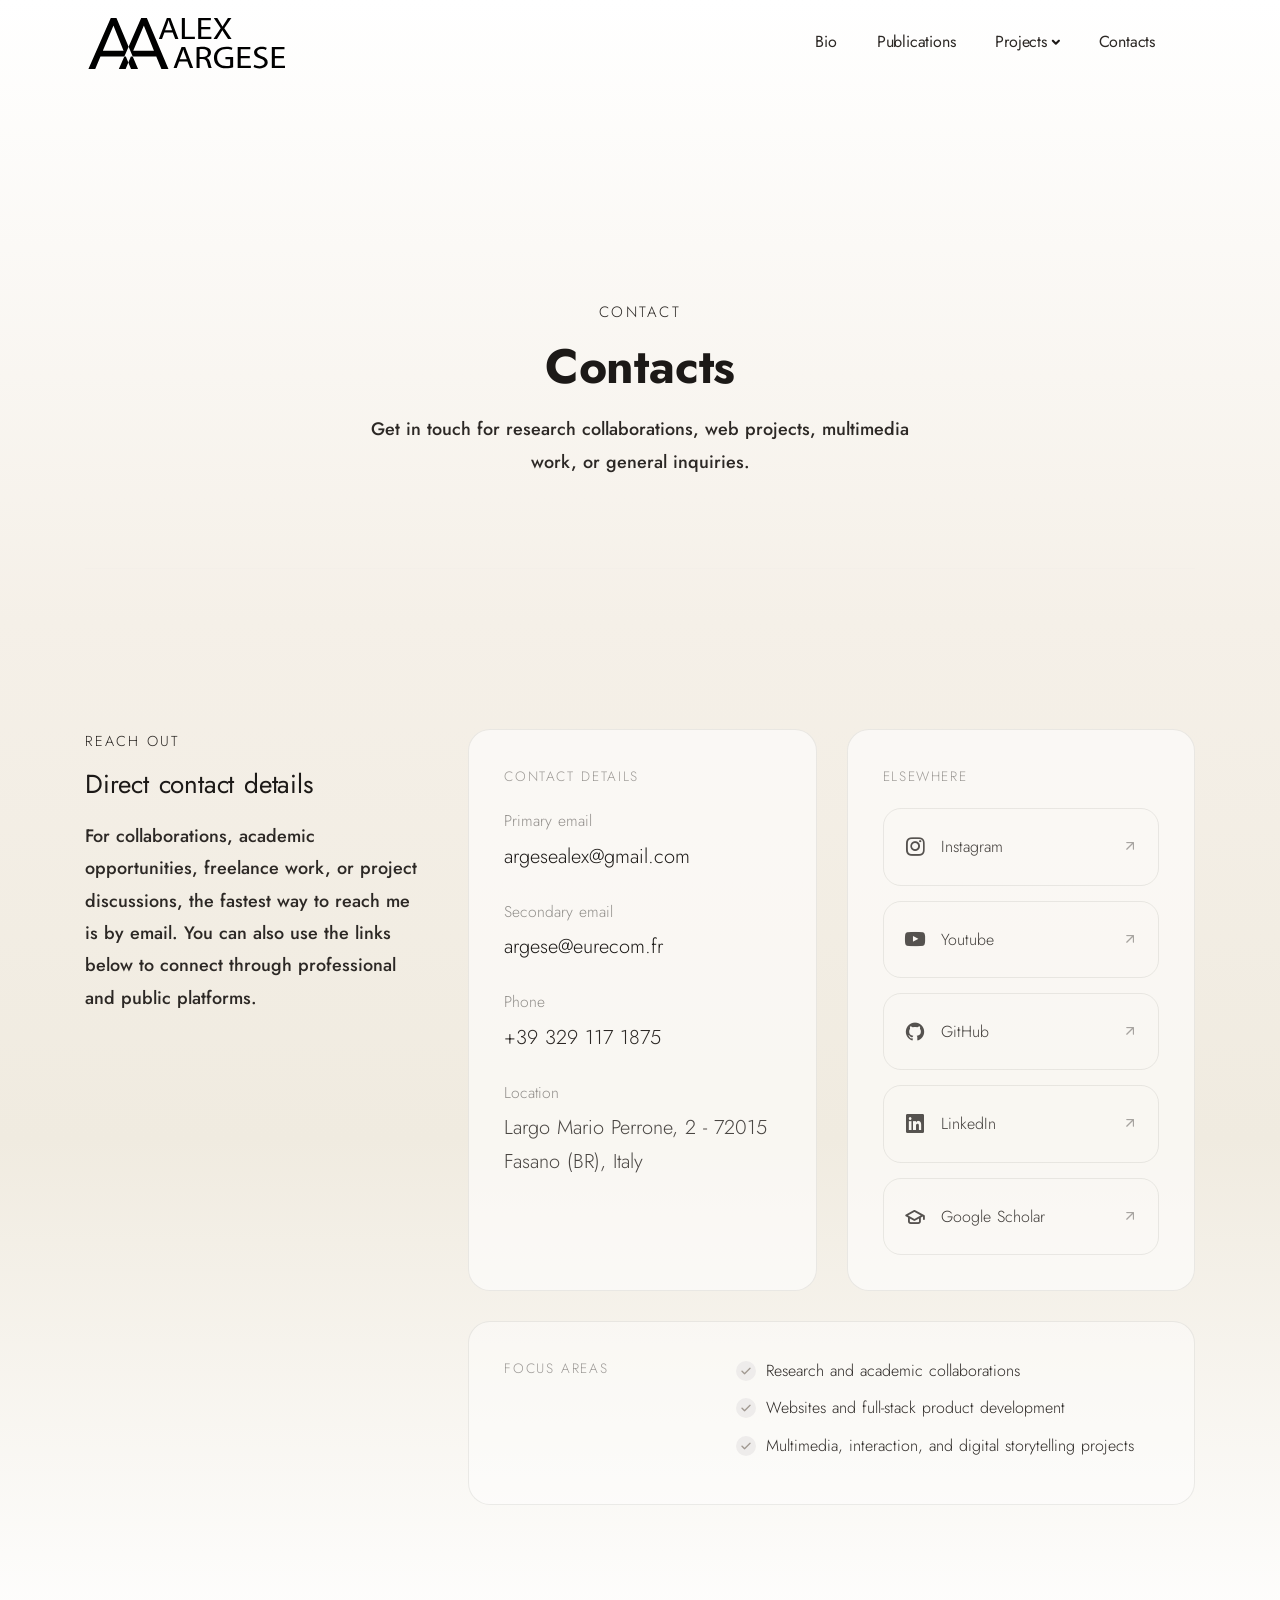
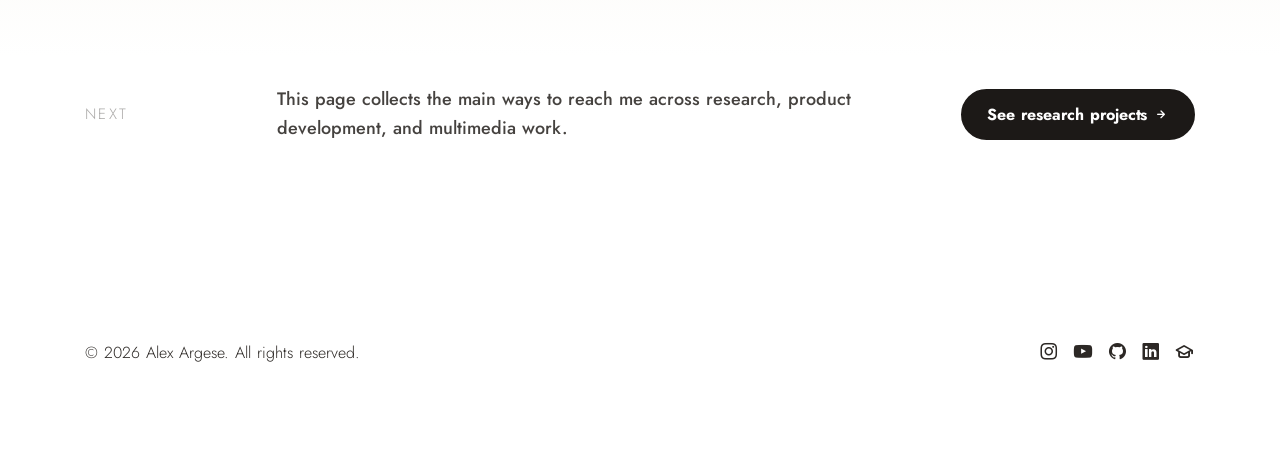
<file: contacts/index.html>
<!DOCTYPE html>
<html lang="en">
<head>
  <meta charset="utf-8">






<!-- Primary Meta Tags -->
<title>Contact Alex Argese — Research, Web Development & Multimedia</title>
<meta name="title" content="Contact Alex Argese — Research, Web Development & Multimedia">
<meta name="description" content="Get in touch with Alex Argese for research collaborations, full-stack web development, multimedia projects, or academic opportunities. Based in Italy, working internationally.">
<meta name="author" content="Alex Argese">
<meta name="robots" content="index, follow">

<!-- Canonical URL -->
<link rel="canonical" href="https://alexargese.github.io/contacts/">

<!-- Open Graph / Facebook -->
<meta property="og:type" content="website">
<meta property="og:url" content="https://alexargese.github.io/contacts/">
<meta property="og:title" content="Contact Alex Argese — Research, Web Development & Multimedia">
<meta property="og:description" content="Get in touch with Alex Argese for research collaborations, full-stack web development, multimedia projects, or academic opportunities. Based in Italy, working internationally.">
<meta property="og:locale" content="en_US">
<meta property="og:site_name" content="Alex Argese">

<meta property="og:image" content="https://alexargese.github.io/assets/img/alex_argese_og.png">
<meta property="og:image:alt" content="Contact Alex Argese — Research, Web Development & Multimedia">


<!-- Twitter -->
<meta property="twitter:card" content="summary_large_image">
<meta property="twitter:url" content="https://alexargese.github.io/contacts/">
<meta property="twitter:title" content="Contact Alex Argese — Research, Web Development & Multimedia">
<meta property="twitter:description" content="Get in touch with Alex Argese for research collaborations, full-stack web development, multimedia projects, or academic opportunities. Based in Italy, working internationally.">

<meta property="twitter:image" content="https://alexargese.github.io/assets/img/alex_argese_og.png">
<meta property="twitter:image:alt" content="Contact Alex Argese — Research, Web Development & Multimedia">


<!-- JSON-LD Structured Data -->
<script type="application/ld+json">
{
  "@context": "https://schema.org",
  "@type": "Person",
  "name": "Alex Argese",
  "url": "https://alexargese.github.io/",
  "image": "https://alexargese.github.io/assets/img/photos/alex-argese-data-scientist-portrait.png",
  "jobTitle": "Data Scientist & Cinema and Digital Media Engineer",
  "description": "Data Scientist and Cinema & Digital Media Engineer specialising in AI-generated storytelling, NLP, multimedia production, and full-stack web development.",
  "sameAs": [
    "https://github.com/AlexArgese",
    "https://arxiv.org/search/?searchtype=author&query=Argese"
  ],
  "knowsAbout": ["Data Science", "Machine Learning", "NLP", "Computer Vision", "Scientific Storytelling", "VR/AR", "Film Production", "Web Development"],
  "alumniOf": [
    {"@type": "CollegeOrUniversity", "name": "Politecnico di Torino"},
    {"@type": "CollegeOrUniversity", "name": "EURECOM"}
  ]
}
</script>

<meta name="viewport" content="width=device-width, initial-scale=1.0">

  <!-- Stylesheets-->
  <link rel="shortcut icon" href="/assets/img/favicon.webp" />
<link rel="stylesheet" href="/assets/css/plugins.css">

<link rel="stylesheet" href="/assets/css/styles.css">






  
</head>
<body class="">
  <div class="content-wrapper" style="background: linear-gradient(180deg, #ffffff 0%, #f5f0e8 30%, #f0ebe0 55%, #ffffff 80%);">

<header class="position-absolute w-100" style="z-index: 1000;">


<nav class="navbar navbar-expand-lg classic navbar-light">
  
    <div class="container flex-lg-row flex-nowrap align-items-center">
  
    <div class="navbar-brand w-100">
      <a href="/">
        
          <img class="w-20" src="/assets/icons/alex_logo.svg" srcset="/assets/icons/alex_logo.svg 2x" alt="" />
        
      </a>
    </div>
    <div class="navbar-collapse offcanvas offcanvas-nav offcanvas-start">
      <!-- DEBUG START -->
      <div class="offcanvas-header d-lg-none">
        <h3 class="text-white fs-30 mb-0">Alex Argese</h3>
        <button type="button" class="btn-close btn-close-white ms-auto" data-bs-dismiss="offcanvas" aria-label="Close"></button>
      </div>
      <!-- DEBUG END -->
      <div class="offcanvas-body  d-flex flex-column h-100">
        
          <!-- Standard Navigation -->
          
<ul class="navbar-nav"> 
  
  
  <li class="nav-item">
    <a class="nav-link" href="/bio/">Bio</a>
  </li>
  
  
  
  <li class="nav-item">
    <a class="nav-link" href="/publications/">Publications</a>
  </li>
  
  
  
  <li class="nav-item dropdown">
    <a class="nav-link dropdown-toggle" href="/projects/" data-bs-toggle="dropdown" data-nav-parent-link="true">Projects</a>
    <ul class="dropdown-menu">
      
      
      <li class="nav-item"><a class="dropdown-item" href="/research-projects/">Research projects</a></li>
      
      
      
      <li class="nav-item"><a class="dropdown-item" href="/websites/">Websites</a></li>
      
      
      
      <li class="nav-item"><a class="dropdown-item" href="/multimedia-projects/">Multimedia projects</a></li>
      
      
    </ul>
  </li>
  
  
  
  <li class="nav-item">
    <a class="nav-link" href="/contacts/">Contacts</a>
  </li>
  
  
</ul>


        
        
        <div class="offcanvas-footer d-lg-none">
          <div>
            <a href="mailto:argesealex@gmail.com" class="link-inverse">argesealex@gmail.com</a>
            <br />+39 329 117 1875<br />
            <nav class="nav social social-white mt-4">
              
            </nav>
          </div>
        </div>
        <!-- /.offcanvas-footer -->
      </div>
      <!-- /.offcanvas-body -->
    </div>
    <!-- /.navbar-collapse -->
    
    <div class="navbar-other ms-lg-4">
      <ul class="navbar-nav flex-row align-items-center ms-auto">
        
        
        
        
        
        
        
        
        
        
        
        
        <li class="nav-item d-lg-none">
          <button class="hamburger offcanvas-nav-btn"><span></span></button>
        </li>
      </ul>
    </div>
  
    </div>
    <!-- /.container -->
  
</nav>
<!-- /.navbar -->








</header>

<section class="wrapper" style="background: transparent;">
  <div class="container pt-18 pt-md-22 pb-10 pb-md-12 text-center">
    <div class="row">
      <div class="col-lg-8 col-xl-6 mx-auto">
        <div data-cues="slideInDown" data-group="contacts-title">
          <p class="mb-3" style="letter-spacing: 0.15em; text-transform: uppercase; font-size: 0.75rem; opacity: 0.4;">Contact</p>
          <h1 class="display-1 mb-4" style="line-height: 1.1;">Contacts</h1>
          <p class="lead mb-0 mx-auto" style="opacity: 0.85; line-height: 1.8; max-width: 42rem;">Get in touch for research collaborations, web projects, multimedia work, or general inquiries.</p>
        </div>
      </div>
    </div>

    <hr class="mt-14 mb-0" style="opacity: 0.12;" />
  </div>
</section>

<section class="wrapper" style="background: transparent;">
  <div class="container py-12 py-md-14">
    <div class="row gx-lg-8 align-items-start">
      <div class="col-lg-4">
        <p class="mb-3" style="letter-spacing: 0.14em; text-transform: uppercase; font-size: 0.72rem; opacity: 0.42;" data-cue="slideInDown">Reach Out</p>
        <h2 class="mb-4" style="font-weight: 400; line-height: 1.2;" data-cue="slideInDown">Direct contact details</h2>
        <p class="lead mb-0" style="opacity: 0.76; line-height: 1.8;" data-cue="slideInDown">For collaborations, academic opportunities, freelance work, or project discussions, the fastest way to reach me is by email. You can also use the links below to connect through professional and public platforms.</p>
      </div>

      <div class="col-lg-8 mt-8 mt-lg-0">
        <div class="row gx-md-6 gy-6">
          <div class="col-md-6" data-cue="slideInDown">
            <article class="h-100 p-7" style="background: rgba(255,255,255,0.58); border: 1px solid rgba(28,25,23,0.08); border-radius: 1.1rem;">
              <p class="mb-4" style="letter-spacing: 0.12em; text-transform: uppercase; font-size: 0.68rem; opacity: 0.45;">Contact Details</p>

              <div class="mb-5">
                <p class="mb-1" style="font-size: 0.78rem; opacity: 0.5;">Primary email</p>
                <a href="mailto:argesealex@gmail.com" style="font-size: 1rem; line-height: 1.7;">argesealex@gmail.com</a>
              </div>

              
              <div class="mb-5">
                <p class="mb-1" style="font-size: 0.78rem; opacity: 0.5;">Secondary email</p>
                <a href="mailto:argese@eurecom.fr" style="font-size: 1rem; line-height: 1.7;">argese@eurecom.fr</a>
              </div>
              

              
              <div class="mb-5">
                <p class="mb-1" style="font-size: 0.78rem; opacity: 0.5;">Phone</p>
                <a href="tel:+393291171875" style="font-size: 1rem; line-height: 1.7;">+39 329 117 1875</a>
              </div>
              

              
              <div>
                <p class="mb-1" style="font-size: 0.78rem; opacity: 0.5;">Location</p>
                <p class="mb-0" style="font-size: 1rem; line-height: 1.7; opacity: 0.85;">Largo Mario Perrone, 2 - 72015 Fasano (BR), Italy</p>
              </div>
              
            </article>
          </div>

          <div class="col-md-6" data-cue="slideInDown">
            <article class="h-100 p-7" style="background: rgba(255,255,255,0.58); border: 1px solid rgba(28,25,23,0.08); border-radius: 1.1rem;">
              <p class="mb-4" style="letter-spacing: 0.12em; text-transform: uppercase; font-size: 0.68rem; opacity: 0.45;">Elsewhere</p>

              <div class="d-flex flex-column gap-3">
                
                <a href="https://www.instagram.com/alex_argese/" target="_blank" rel="noopener" class="d-flex align-items-center justify-content-between" style="padding: 0.95rem 1rem; border: 1px solid rgba(28,25,23,0.08); border-radius: 0.9rem; color: inherit;">
                  <span class="d-flex align-items-center">
                    <i class="uil uil-instagram" style="font-size: 1.1rem; margin-right: 0.75rem; opacity: 0.8;"></i>
                    <span style="opacity: 0.9;">Instagram</span>
                  </span>
                  <i class="uil uil-arrow-up-right" style="opacity: 0.4;"></i>
                </a>
                
                <a href="https://www.youtube.com/@alexargese3462" target="_blank" rel="noopener" class="d-flex align-items-center justify-content-between" style="padding: 0.95rem 1rem; border: 1px solid rgba(28,25,23,0.08); border-radius: 0.9rem; color: inherit;">
                  <span class="d-flex align-items-center">
                    <i class="uil uil-youtube" style="font-size: 1.1rem; margin-right: 0.75rem; opacity: 0.8;"></i>
                    <span style="opacity: 0.9;">Youtube</span>
                  </span>
                  <i class="uil uil-arrow-up-right" style="opacity: 0.4;"></i>
                </a>
                
                <a href="https://github.com/AlexArgese" target="_blank" rel="noopener" class="d-flex align-items-center justify-content-between" style="padding: 0.95rem 1rem; border: 1px solid rgba(28,25,23,0.08); border-radius: 0.9rem; color: inherit;">
                  <span class="d-flex align-items-center">
                    <i class="uil uil-github" style="font-size: 1.1rem; margin-right: 0.75rem; opacity: 0.8;"></i>
                    <span style="opacity: 0.9;">GitHub</span>
                  </span>
                  <i class="uil uil-arrow-up-right" style="opacity: 0.4;"></i>
                </a>
                
                <a href="https://www.linkedin.com/in/alex-argese-870228276/" target="_blank" rel="noopener" class="d-flex align-items-center justify-content-between" style="padding: 0.95rem 1rem; border: 1px solid rgba(28,25,23,0.08); border-radius: 0.9rem; color: inherit;">
                  <span class="d-flex align-items-center">
                    <i class="uil uil-linkedin" style="font-size: 1.1rem; margin-right: 0.75rem; opacity: 0.8;"></i>
                    <span style="opacity: 0.9;">LinkedIn</span>
                  </span>
                  <i class="uil uil-arrow-up-right" style="opacity: 0.4;"></i>
                </a>
                
                <a href="https://scholar.google.com/citations?user=CiZTclIAAAAJ&amp;hl=it&amp;oi=ao" target="_blank" rel="noopener" class="d-flex align-items-center justify-content-between" style="padding: 0.95rem 1rem; border: 1px solid rgba(28,25,23,0.08); border-radius: 0.9rem; color: inherit;">
                  <span class="d-flex align-items-center">
                    <i class="uil uil-graduation-cap" style="font-size: 1.1rem; margin-right: 0.75rem; opacity: 0.8;"></i>
                    <span style="opacity: 0.9;">Google Scholar</span>
                  </span>
                  <i class="uil uil-arrow-up-right" style="opacity: 0.4;"></i>
                </a>
                
              </div>
            </article>
          </div>

          <div class="col-12" data-cue="slideInDown">
            <article class="p-7" style="background: rgba(255,255,255,0.42); border: 1px solid rgba(28,25,23,0.08); border-radius: 1.1rem;">
              <div class="row gx-lg-8 align-items-start">
                <div class="col-lg-4">
                  <p class="mb-3" style="letter-spacing: 0.12em; text-transform: uppercase; font-size: 0.68rem; opacity: 0.45;">Focus Areas</p>
                </div>

                <div class="col-lg-8">
                  <ul class="icon-list bullet-bg bullet-soft-ash mb-0">
                    
                    <li class="mb-2"><span><i class="uil uil-check"></i></span><span>Research and academic collaborations</span></li>
                    
                    <li class="mb-2"><span><i class="uil uil-check"></i></span><span>Websites and full-stack product development</span></li>
                    
                    <li class="mb-2"><span><i class="uil uil-check"></i></span><span>Multimedia, interaction, and digital storytelling projects</span></li>
                    
                  </ul>
                </div>
              </div>
            </article>
          </div>
        </div>
      </div>
    </div>
  </div>
</section>

<section class="wrapper" style="background: transparent;">
  <div class="container py-12 py-md-14">
    <div class="row gx-lg-8 align-items-center" data-cues="slideInDown">
      <div class="col-lg-2">
        <p class="mb-4 mb-lg-0" style="letter-spacing: 0.15em; text-transform: uppercase; font-size: 0.75rem; opacity: 0.4;">Next</p>
      </div>

      <div class="col-lg-7">
        <p class="lead mb-0" style="opacity: 0.88;">This page collects the main ways to reach me across research, product development, and multimedia work.</p>
      </div>

      <div class="col-lg-3 mt-5 mt-lg-0 text-lg-end">
        <a href="/research-projects/" class="btn btn-primary rounded-pill btn-icon btn-icon-end">
          See research projects <i class="uil uil-arrow-right"></i>
        </a>
      </div>
    </div>
  </div>
</section>









<footer class="bg-white text-dark">
  <div class="container py-13 py-md-15">
    <div class="d-md-flex align-items-center justify-content-between">
  <p class="mb-2 mb-lg-0">© 2026 Alex Argese. All rights reserved.</p>
  <nav class="nav social social-muted mb-0 text-md-end">
    
      <a href="https://www.instagram.com/alex_argese/"><i class="uil uil-instagram"></i></a>
    
      <a href="https://www.youtube.com/@alexargese3462"><i class="uil uil-youtube"></i></a>
    
      <a href="https://github.com/AlexArgese"><i class="uil uil-github"></i></a>
    
      <a href="https://www.linkedin.com/in/alex-argese-870228276/"><i class="uil uil-linkedin"></i></a>
    
      <a href="https://scholar.google.com/citations?user=CiZTclIAAAAJ&amp;hl=it&amp;oi=ao"><i class="uil uil-graduation-cap"></i></a>
    
    
  </nav>
  <!-- /.social -->
</div>
  </div>
</footer>


</div>

  <!-- Modals -->
  

  

  <!-- Scroll To Top Button -->
  
<div class="progress-wrap active-progress">
    <svg class="progress-circle svg-content" width="100%" height="100%" viewBox="-1 -1 102 102">
      <path d="M50,1 a49,49 0 0,1 0,98 a49,49 0 0,1 0,-98" style="transition: stroke-dashoffset 10ms linear 0s; stroke-dasharray: 307.919px, 307.919px; stroke-dashoffset: 0px;"></path>
    </svg>
  </div>

  <!-- Site Scripts-->
  <script src="/assets/js/bootstrap.bundle.js"></script>
<script src="/assets/js/plugins.js"></script>
<script src="/assets/js/theme.js"></script>

</body>
</html>
</file>
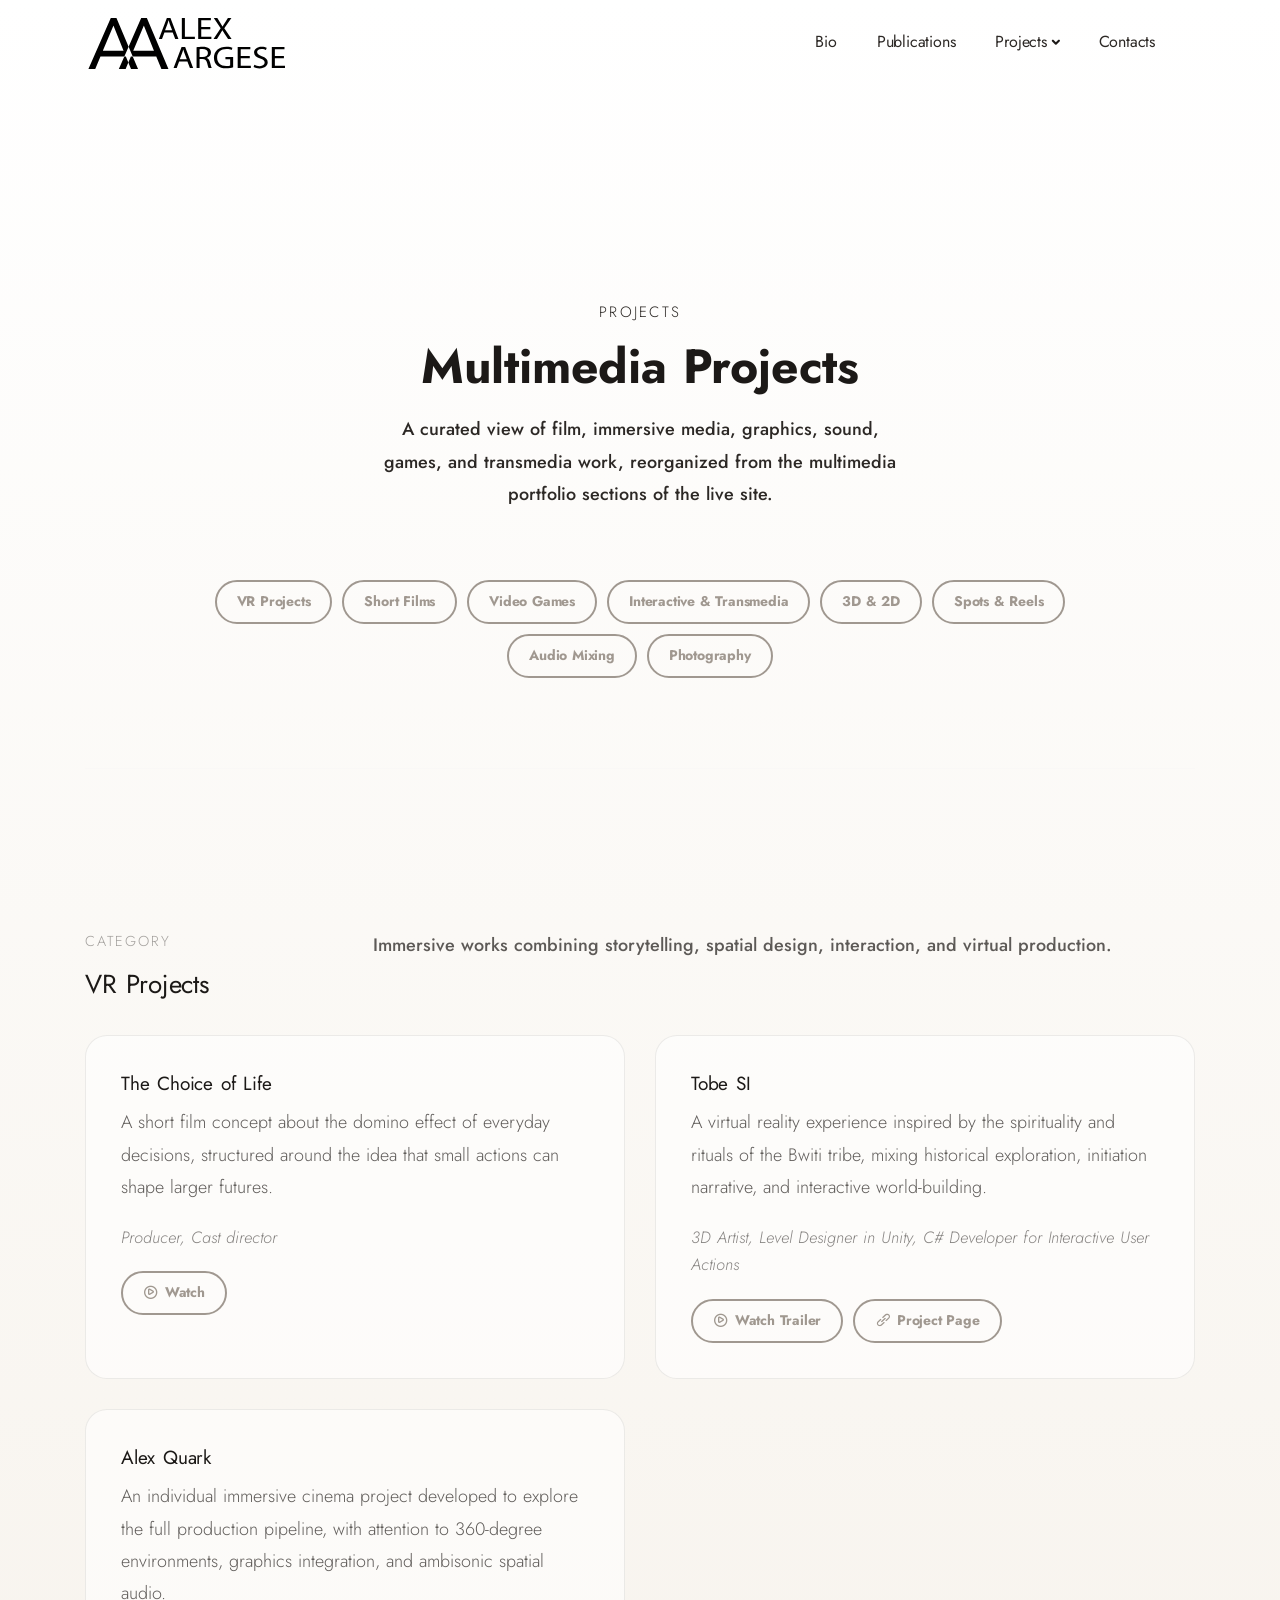
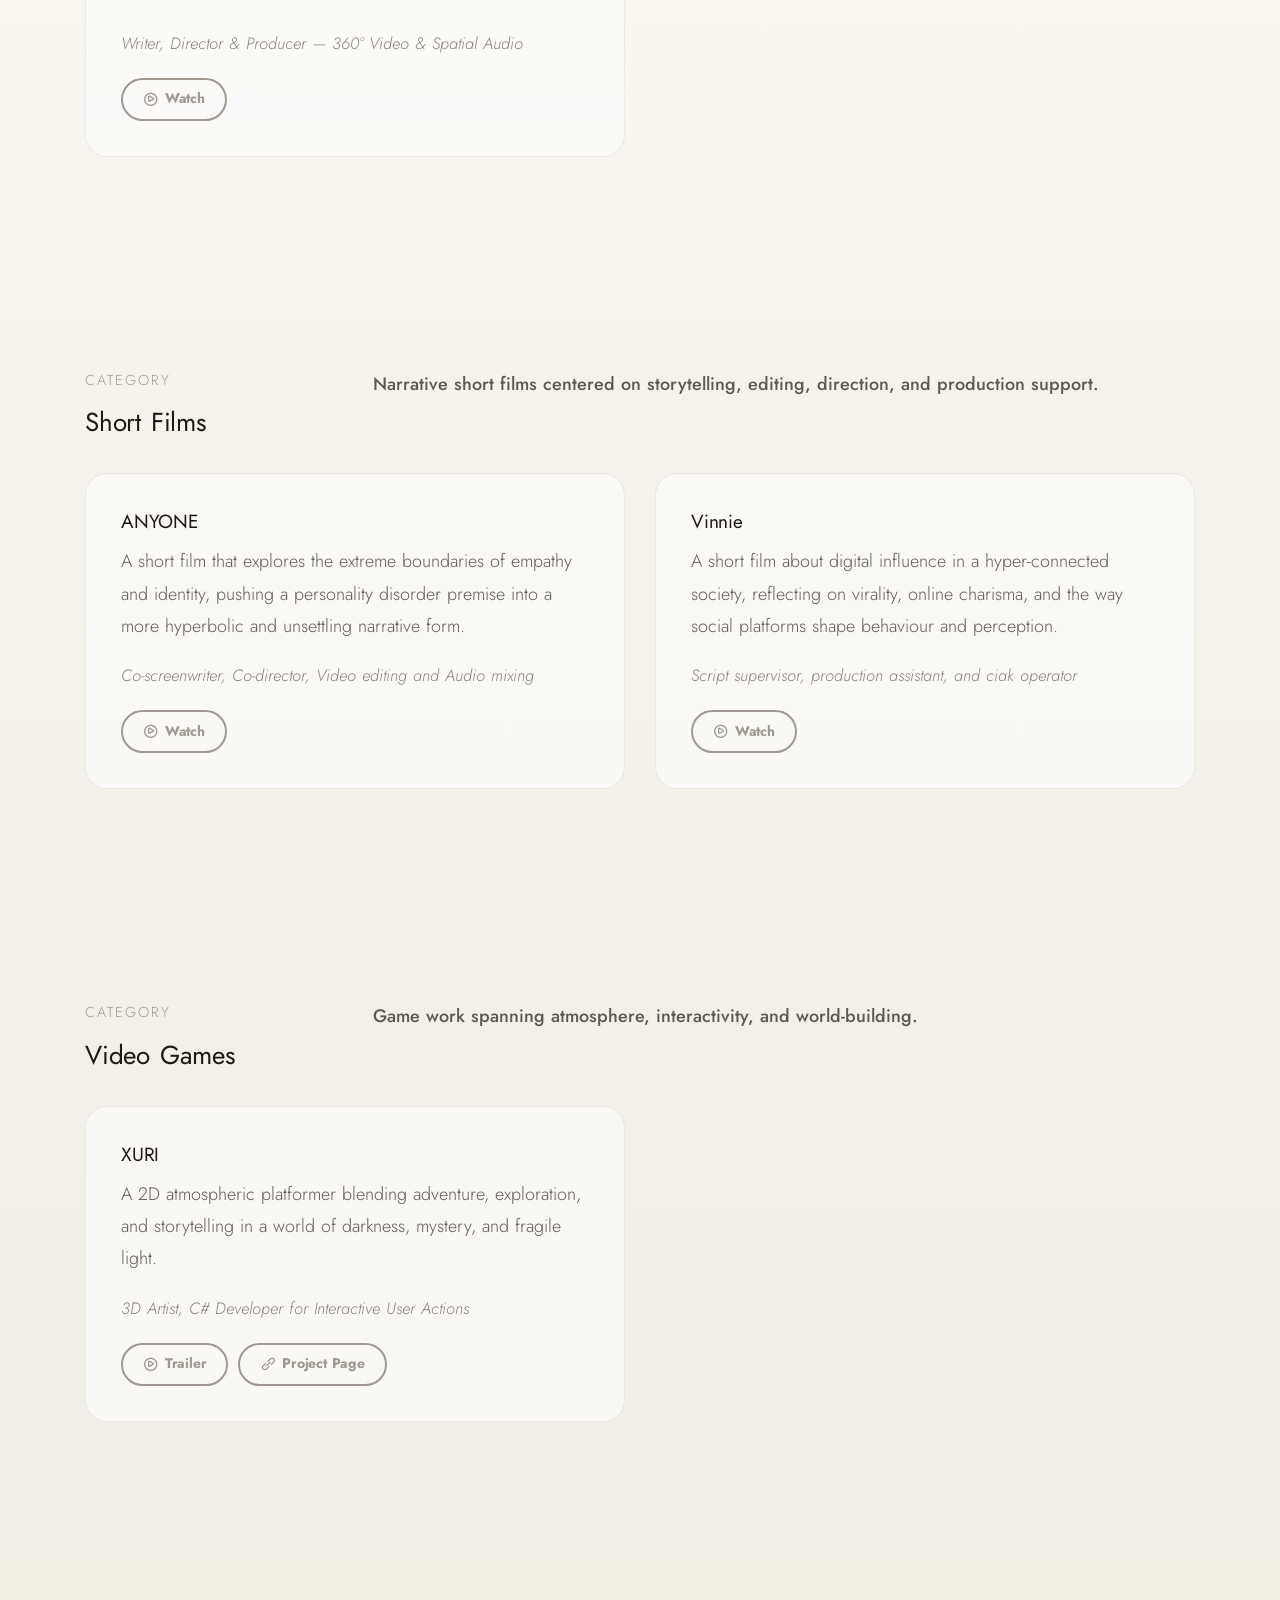
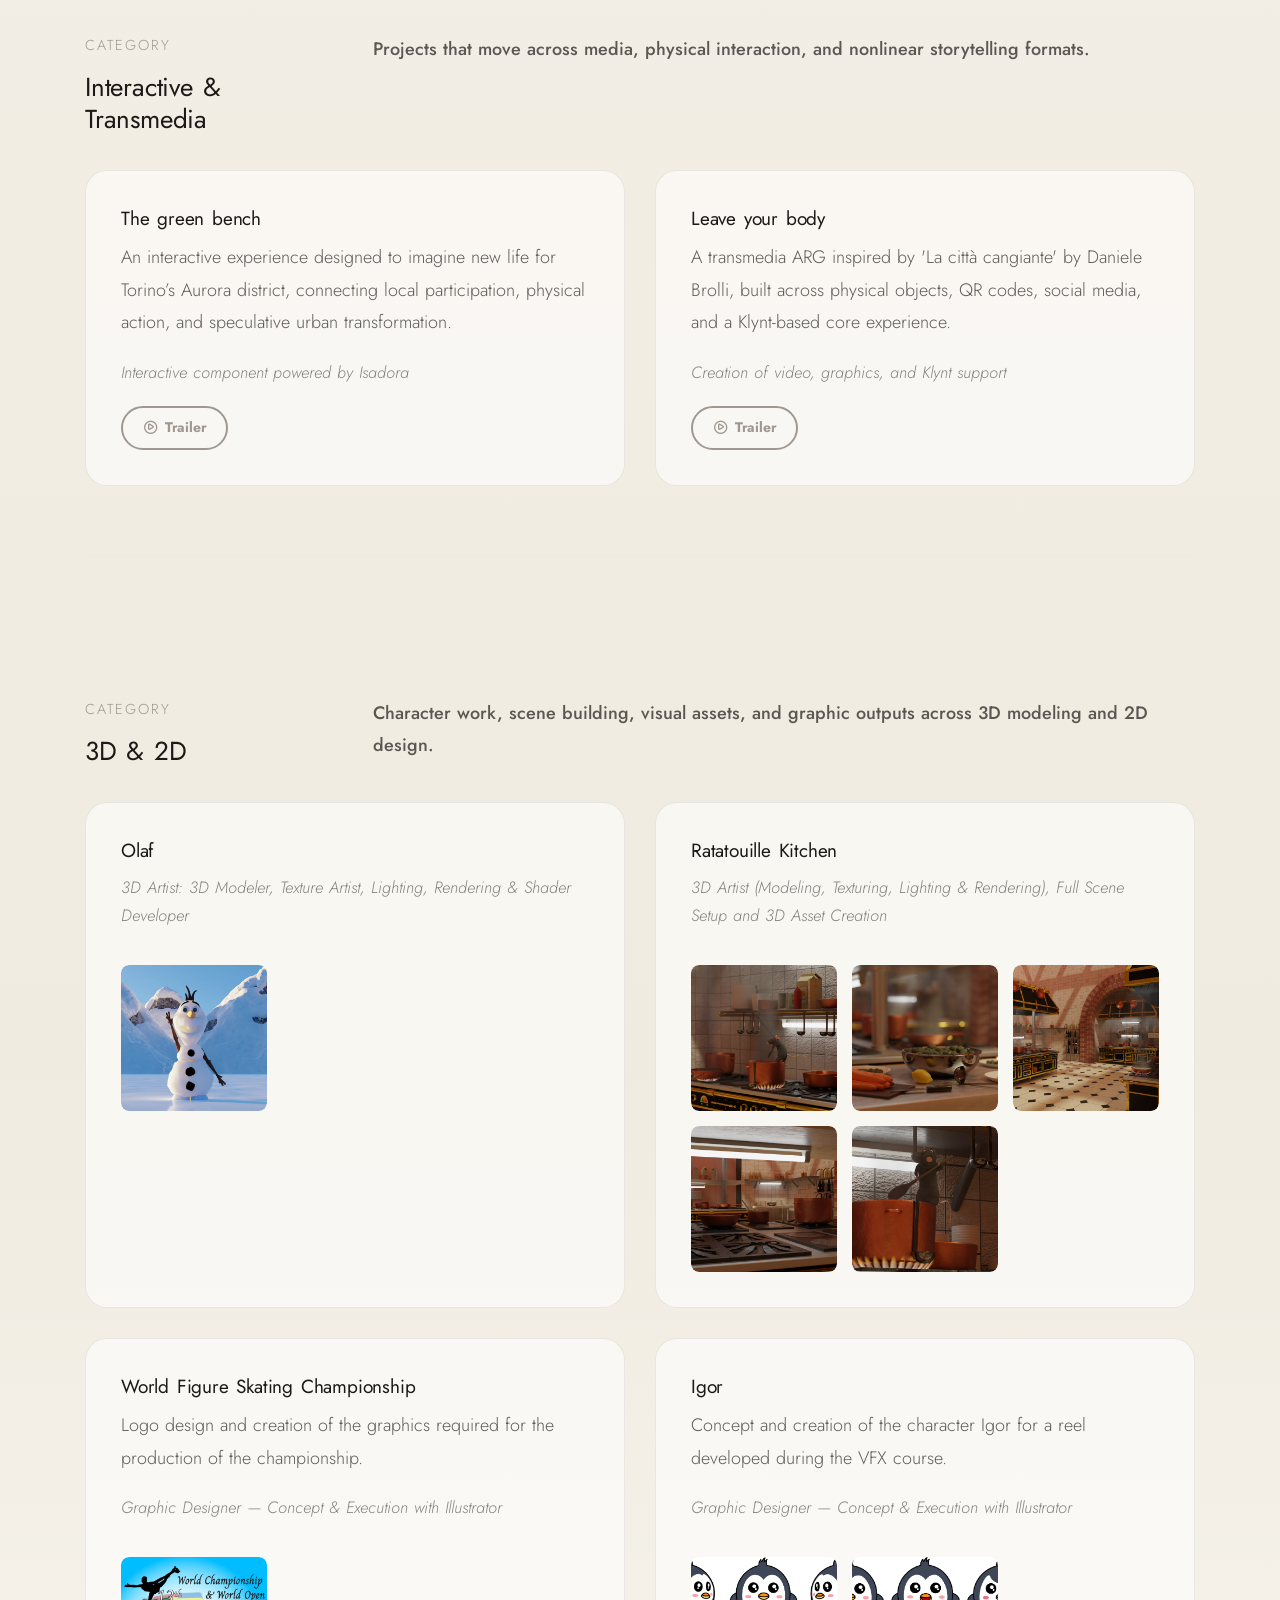
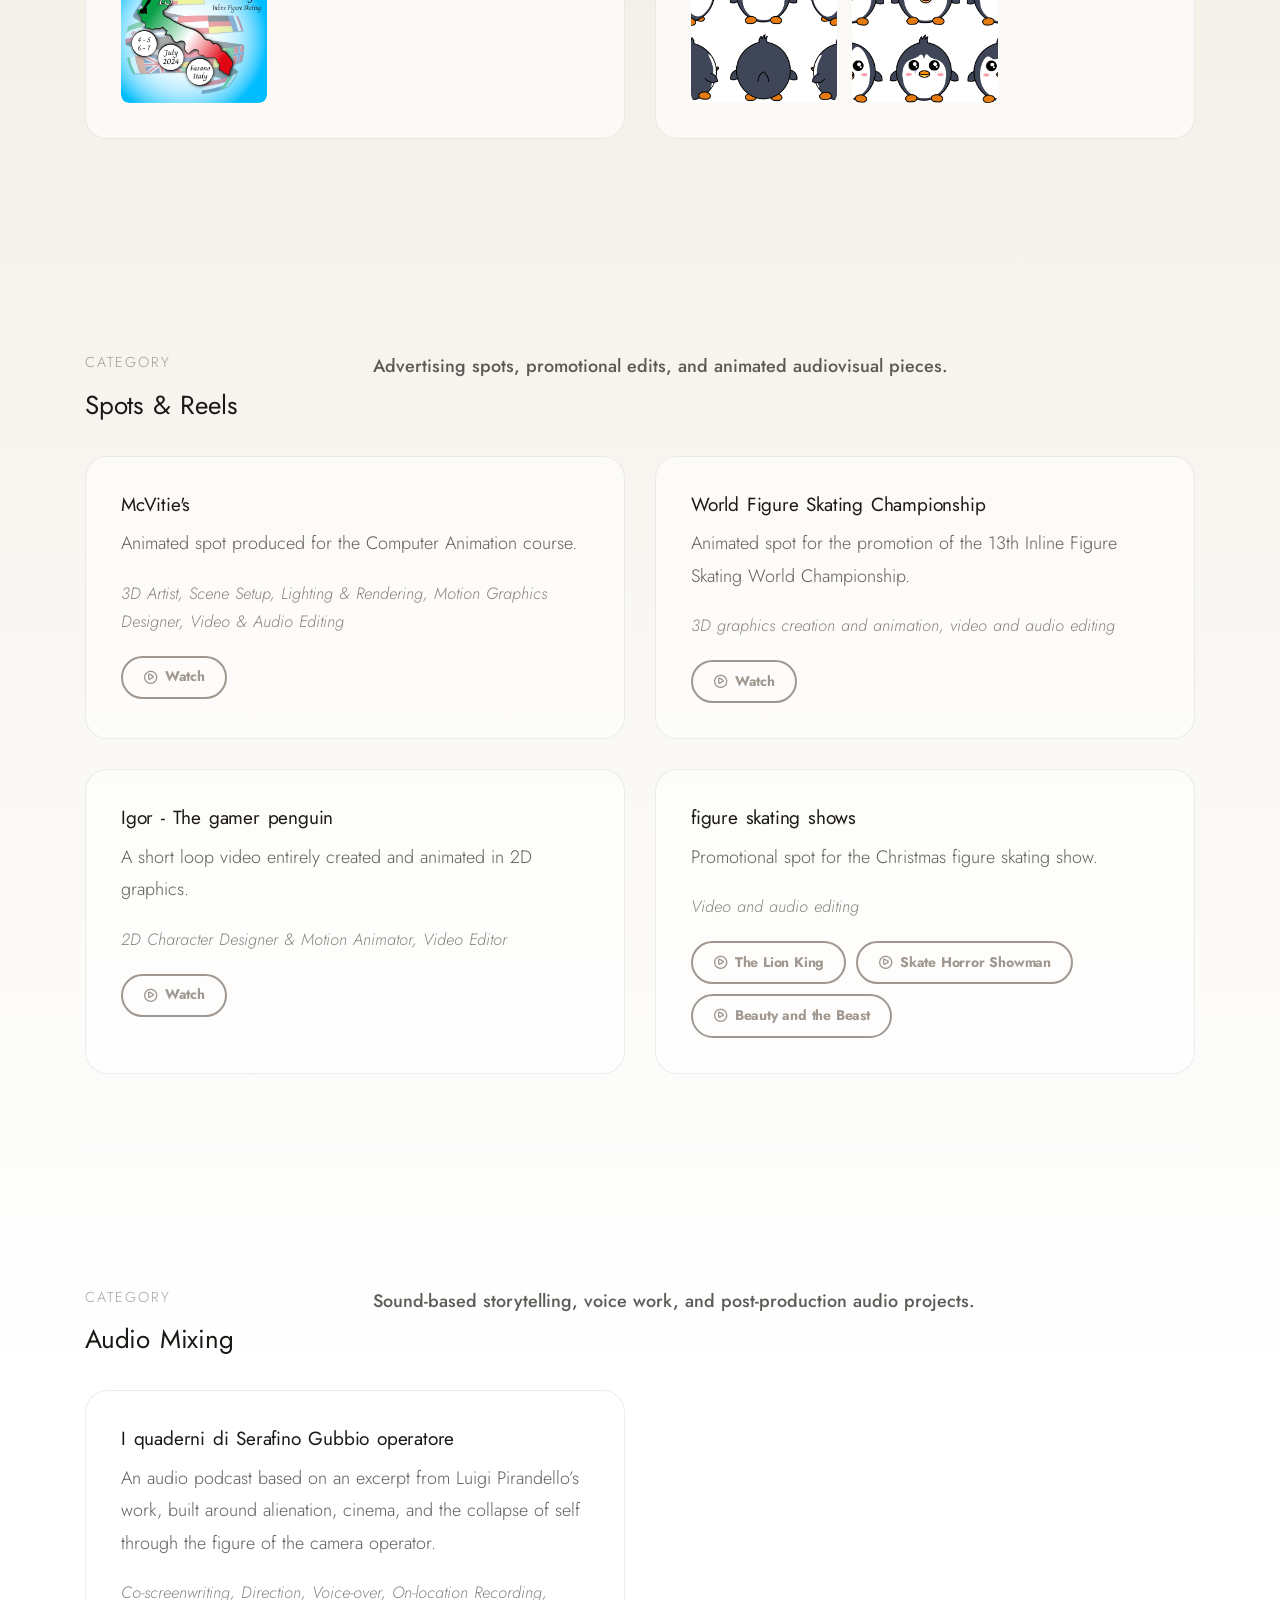
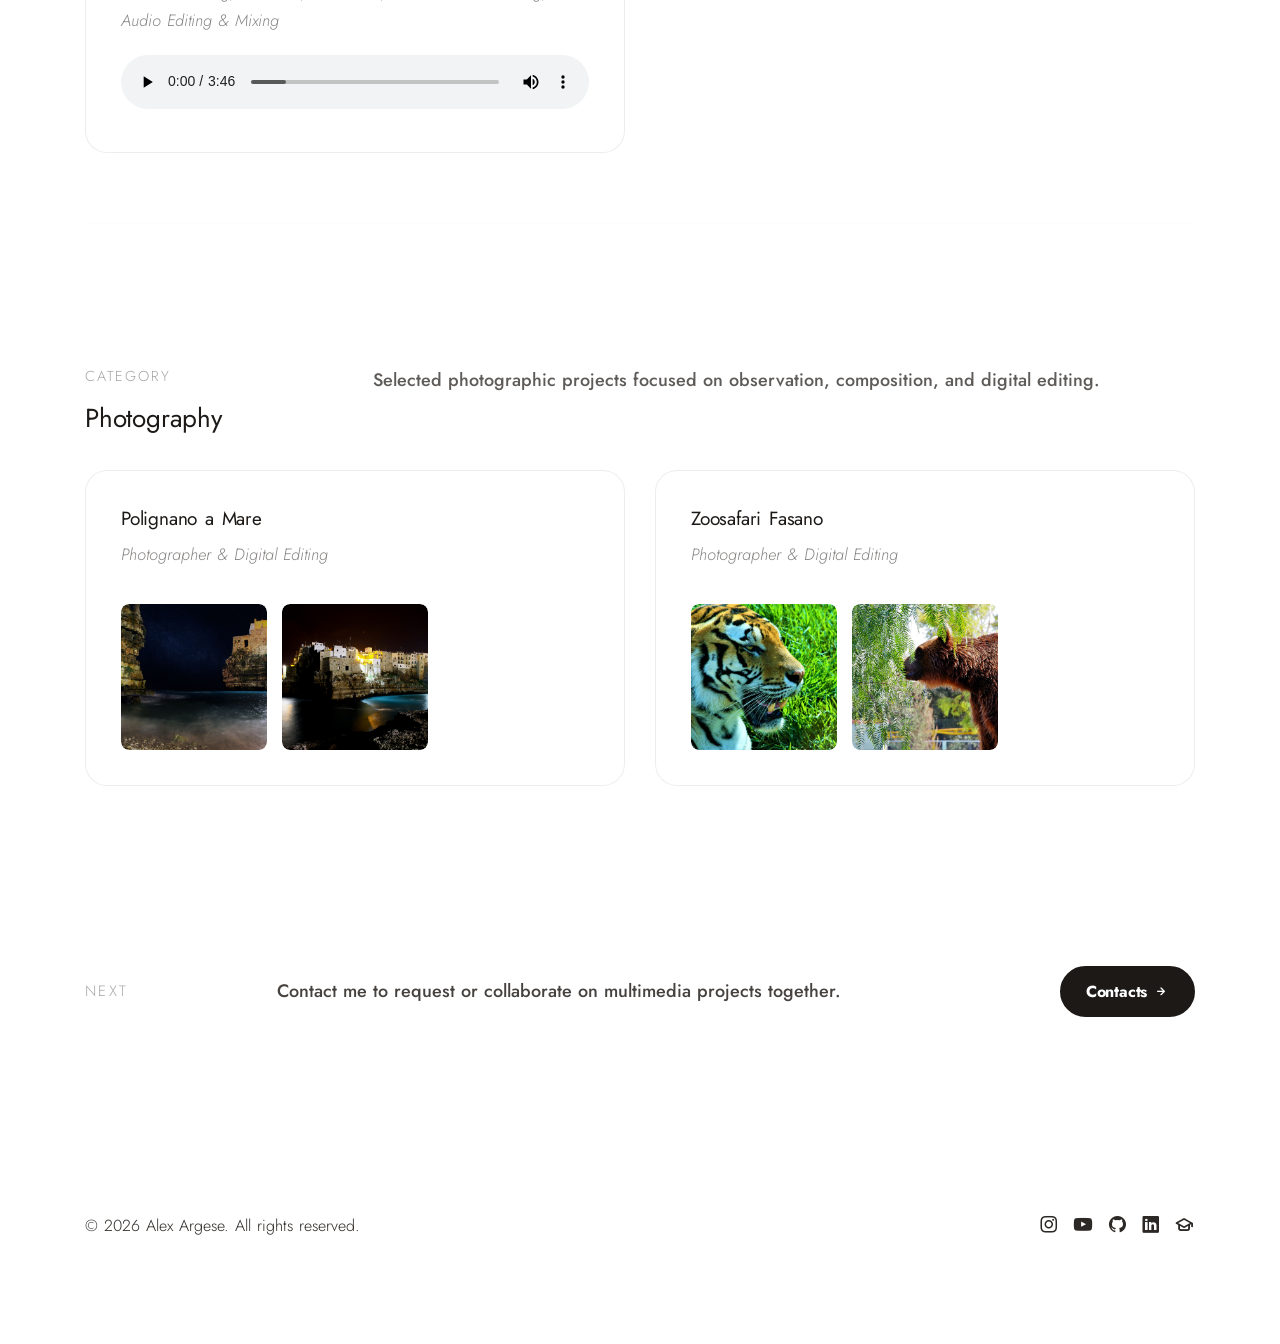
<file: multimedia-projects/index.html>
<!DOCTYPE html>
<html lang="en">
<head>
  <meta charset="utf-8">






<!-- Primary Meta Tags -->
<title>Multimedia Projects — Alex Argese | Film, VR, Games & Digital Art</title>
<meta name="title" content="Multimedia Projects — Alex Argese | Film, VR, Games & Digital Art">
<meta name="description" content="Multimedia portfolio of Alex Argese: VR immersive experiences, short films, 3D/2D animation, video games (Unity), interactive transmedia, advertising spots, audio production, and photography.">
<meta name="author" content="Alex Argese">
<meta name="robots" content="index, follow">

<!-- Canonical URL -->
<link rel="canonical" href="https://alexargese.github.io/multimedia-projects/">

<!-- Open Graph / Facebook -->
<meta property="og:type" content="website">
<meta property="og:url" content="https://alexargese.github.io/multimedia-projects/">
<meta property="og:title" content="Multimedia Projects — Alex Argese | Film, VR, Games & Digital Art">
<meta property="og:description" content="Multimedia portfolio of Alex Argese: VR immersive experiences, short films, 3D/2D animation, video games (Unity), interactive transmedia, advertising spots, audio production, and photography.">
<meta property="og:locale" content="en_US">
<meta property="og:site_name" content="Alex Argese">

<meta property="og:image" content="https://alexargese.github.io/assets/img/alex_argese_og.png">
<meta property="og:image:alt" content="Multimedia Projects — Alex Argese | Film, VR, Games & Digital Art">


<!-- Twitter -->
<meta property="twitter:card" content="summary_large_image">
<meta property="twitter:url" content="https://alexargese.github.io/multimedia-projects/">
<meta property="twitter:title" content="Multimedia Projects — Alex Argese | Film, VR, Games & Digital Art">
<meta property="twitter:description" content="Multimedia portfolio of Alex Argese: VR immersive experiences, short films, 3D/2D animation, video games (Unity), interactive transmedia, advertising spots, audio production, and photography.">

<meta property="twitter:image" content="https://alexargese.github.io/assets/img/alex_argese_og.png">
<meta property="twitter:image:alt" content="Multimedia Projects — Alex Argese | Film, VR, Games & Digital Art">


<!-- JSON-LD Structured Data -->
<script type="application/ld+json">
{
  "@context": "https://schema.org",
  "@type": "Person",
  "name": "Alex Argese",
  "url": "https://alexargese.github.io/",
  "image": "https://alexargese.github.io/assets/img/photos/alex-argese-data-scientist-portrait.png",
  "jobTitle": "Data Scientist & Cinema and Digital Media Engineer",
  "description": "Data Scientist and Cinema & Digital Media Engineer specialising in AI-generated storytelling, NLP, multimedia production, and full-stack web development.",
  "sameAs": [
    "https://github.com/AlexArgese",
    "https://arxiv.org/search/?searchtype=author&query=Argese"
  ],
  "knowsAbout": ["Data Science", "Machine Learning", "NLP", "Computer Vision", "Scientific Storytelling", "VR/AR", "Film Production", "Web Development"],
  "alumniOf": [
    {"@type": "CollegeOrUniversity", "name": "Politecnico di Torino"},
    {"@type": "CollegeOrUniversity", "name": "EURECOM"}
  ]
}
</script>

<meta name="viewport" content="width=device-width, initial-scale=1.0">

  <!-- Stylesheets-->
  <link rel="shortcut icon" href="/assets/img/favicon.webp" />
<link rel="stylesheet" href="/assets/css/plugins.css">

<link rel="stylesheet" href="/assets/css/styles.css">






  
</head>
<body class="">
  <div class="content-wrapper" style="background: linear-gradient(180deg, #ffffff 0%, #f5f0e8 30%, #f0ebe0 55%, #ffffff 80%);">

<header class="position-absolute w-100" style="z-index: 1000;">


<nav class="navbar navbar-expand-lg classic navbar-light">
  
    <div class="container flex-lg-row flex-nowrap align-items-center">
  
    <div class="navbar-brand w-100">
      <a href="/">
        
          <img class="w-20" src="/assets/icons/alex_logo.svg" srcset="/assets/icons/alex_logo.svg 2x" alt="" />
        
      </a>
    </div>
    <div class="navbar-collapse offcanvas offcanvas-nav offcanvas-start">
      <!-- DEBUG START -->
      <div class="offcanvas-header d-lg-none">
        <h3 class="text-white fs-30 mb-0">Alex Argese</h3>
        <button type="button" class="btn-close btn-close-white ms-auto" data-bs-dismiss="offcanvas" aria-label="Close"></button>
      </div>
      <!-- DEBUG END -->
      <div class="offcanvas-body  d-flex flex-column h-100">
        
          <!-- Standard Navigation -->
          
<ul class="navbar-nav"> 
  
  
  <li class="nav-item">
    <a class="nav-link" href="/bio/">Bio</a>
  </li>
  
  
  
  <li class="nav-item">
    <a class="nav-link" href="/publications/">Publications</a>
  </li>
  
  
  
  <li class="nav-item dropdown">
    <a class="nav-link dropdown-toggle" href="/projects/" data-bs-toggle="dropdown" data-nav-parent-link="true">Projects</a>
    <ul class="dropdown-menu">
      
      
      <li class="nav-item"><a class="dropdown-item" href="/research-projects/">Research projects</a></li>
      
      
      
      <li class="nav-item"><a class="dropdown-item" href="/websites/">Websites</a></li>
      
      
      
      <li class="nav-item"><a class="dropdown-item" href="/multimedia-projects/">Multimedia projects</a></li>
      
      
    </ul>
  </li>
  
  
  
  <li class="nav-item">
    <a class="nav-link" href="/contacts/">Contacts</a>
  </li>
  
  
</ul>


        
        
        <div class="offcanvas-footer d-lg-none">
          <div>
            <a href="mailto:argesealex@gmail.com" class="link-inverse">argesealex@gmail.com</a>
            <br />+39 329 117 1875<br />
            <nav class="nav social social-white mt-4">
              
            </nav>
          </div>
        </div>
        <!-- /.offcanvas-footer -->
      </div>
      <!-- /.offcanvas-body -->
    </div>
    <!-- /.navbar-collapse -->
    
    <div class="navbar-other ms-lg-4">
      <ul class="navbar-nav flex-row align-items-center ms-auto">
        
        
        
        
        
        
        
        
        
        
        
        
        <li class="nav-item d-lg-none">
          <button class="hamburger offcanvas-nav-btn"><span></span></button>
        </li>
      </ul>
    </div>
  
    </div>
    <!-- /.container -->
  
</nav>
<!-- /.navbar -->








</header>

<section class="wrapper" style="background: transparent;">
  <div class="container pt-18 pt-md-22 pb-10 pb-md-12 text-center">
    <div class="row">
      <div class="col-lg-8 col-xl-6 mx-auto">
        <div data-cues="slideInDown" data-group="multimedia-title">
          <p class="mb-3" style="letter-spacing: 0.15em; text-transform: uppercase; font-size: 0.75rem; opacity: 0.4;">Projects</p>
          <h1 class="display-1 mb-4" style="line-height: 1.1;">Multimedia Projects</h1>
          <p class="lead mb-0 mx-auto" style="opacity: 0.85; line-height: 1.8; max-width: 42rem;">A curated view of film, immersive media, graphics, sound, games, and transmedia work, reorganized from the multimedia portfolio sections of the live site.</p>
        </div>
      </div>
    </div>

    <div class="row mt-10 mt-md-12">
      <div class="col-lg-10 mx-auto">
        <div class="d-flex flex-wrap justify-content-center gap-2" data-cue="slideInDown">
          
          <a href="#vr-projects" class="btn btn-sm btn-outline-ash rounded-pill">VR Projects</a>
          
          <a href="#short-films" class="btn btn-sm btn-outline-ash rounded-pill">Short Films</a>
          
          <a href="#video-games" class="btn btn-sm btn-outline-ash rounded-pill">Video Games</a>
          
          <a href="#interactive-transmedia" class="btn btn-sm btn-outline-ash rounded-pill">Interactive &amp; Transmedia</a>
          
          <a href="#three-d-two-d" class="btn btn-sm btn-outline-ash rounded-pill">3D &amp; 2D</a>
          
          <a href="#spots-reels" class="btn btn-sm btn-outline-ash rounded-pill">Spots &amp; Reels</a>
          
          <a href="#audio-mixing" class="btn btn-sm btn-outline-ash rounded-pill">Audio Mixing</a>
          
          <a href="#photography" class="btn btn-sm btn-outline-ash rounded-pill">Photography</a>
          
        </div>
      </div>
    </div>

    <hr class="mt-14 mb-0" style="opacity: 0.12;" />
  </div>
</section>

<section class="wrapper" style="background: transparent;">
  <div class="container py-12 py-md-14">

    
    <section id="vr-projects" class="" data-cue="slideInDown">
      <div class="row gx-lg-8 align-items-start mb-7">
        <div class="col-lg-3">
          <p class="mb-3" style="letter-spacing: 0.14em; text-transform: uppercase; font-size: 0.72rem; opacity: 0.42;">Category</p>
          <h2 class="mb-0" style="font-weight: 400; line-height: 1.2;">VR Projects</h2>
        </div>

        <div class="col-lg-9 mt-4 mt-lg-0">
          <p class="lead mb-0" style="opacity: 0.76; line-height: 1.8;">Immersive works combining storytelling, spatial design, interaction, and virtual production.</p>
        </div>
      </div>

      <div class="row gx-md-6 gy-6">
        
        <div class="col-md-6">
          <article class="h-100 p-7" style="background: rgba(255,255,255,0.58); border: 1px solid rgba(28,25,23,0.08); border-radius: 1.1rem;">
            <h3 class="h4 mb-2" style="font-weight: 400; line-height: 1.35;">The Choice of Life</h3>

            
            <p class="mb-4" style="font-size: 0.9rem; opacity: 0.75; line-height: 1.8;">A short film concept about the domino effect of everyday decisions, structured around the idea that small actions can shape larger futures.</p>
            

            
            <p class="mb-0" style="font-size: 0.82rem; opacity: 0.56; font-style: italic;">Producer, Cast director</p>
            

            

            

            
            <div class="d-flex flex-wrap gap-2 mt-4">
              
              <a href="https://www.youtube.com/embed/VRNLl1tgZUI?si=7J0JZ_ajpJrDkolk" class="btn btn-sm btn-outline-ash btn-icon btn-icon-start rounded-pill" target="_blank" rel="noopener">
                <i class="uil uil-play-circle"></i> Watch
              </a>
              
            </div>
            
          </article>
        </div>
        
        <div class="col-md-6">
          <article class="h-100 p-7" style="background: rgba(255,255,255,0.58); border: 1px solid rgba(28,25,23,0.08); border-radius: 1.1rem;">
            <h3 class="h4 mb-2" style="font-weight: 400; line-height: 1.35;">Tobe SI</h3>

            
            <p class="mb-4" style="font-size: 0.9rem; opacity: 0.75; line-height: 1.8;">A virtual reality experience inspired by the spirituality and rituals of the Bwiti tribe, mixing historical exploration, initiation narrative, and interactive world-building.</p>
            

            
            <p class="mb-0" style="font-size: 0.82rem; opacity: 0.56; font-style: italic;">3D Artist, Level Designer in Unity, C# Developer for Interactive User Actions</p>
            

            

            

            
            <div class="d-flex flex-wrap gap-2 mt-4">
              
              <a href="https://www.youtube.com/embed/_O-tfxnrWqM?si=tk_ET-CRTcFEZ6sR" class="btn btn-sm btn-outline-ash btn-icon btn-icon-start rounded-pill" target="_blank" rel="noopener">
                <i class="uil uil-play-circle"></i> Watch Trailer
              </a>
              
              <a href="https://tobesi.itch.io/tobe-si" class="btn btn-sm btn-outline-ash btn-icon btn-icon-start rounded-pill" target="_blank" rel="noopener">
                <i class="uil uil-link-alt"></i> Project Page
              </a>
              
            </div>
            
          </article>
        </div>
        
        <div class="col-md-6">
          <article class="h-100 p-7" style="background: rgba(255,255,255,0.58); border: 1px solid rgba(28,25,23,0.08); border-radius: 1.1rem;">
            <h3 class="h4 mb-2" style="font-weight: 400; line-height: 1.35;">Alex Quark</h3>

            
            <p class="mb-4" style="font-size: 0.9rem; opacity: 0.75; line-height: 1.8;">An individual immersive cinema project developed to explore the full production pipeline, with attention to 360-degree environments, graphics integration, and ambisonic spatial audio.</p>
            

            
            <p class="mb-0" style="font-size: 0.82rem; opacity: 0.56; font-style: italic;">Writer, Director &amp; Producer — 360° Video &amp; Spatial Audio</p>
            

            

            

            
            <div class="d-flex flex-wrap gap-2 mt-4">
              
              <a href="https://www.youtube.com/embed/qlKzA99JOIQ?si=acfdgCOlEzbO1wJu" class="btn btn-sm btn-outline-ash btn-icon btn-icon-start rounded-pill" target="_blank" rel="noopener">
                <i class="uil uil-play-circle"></i> Watch
              </a>
              
            </div>
            
          </article>
        </div>
        
      </div>

      
      <hr class="mt-12 mb-0" style="opacity: 0.12;" />
      
    </section>
    
    <section id="short-films" class="mt-15 mt-md-17" data-cue="slideInDown">
      <div class="row gx-lg-8 align-items-start mb-7">
        <div class="col-lg-3">
          <p class="mb-3" style="letter-spacing: 0.14em; text-transform: uppercase; font-size: 0.72rem; opacity: 0.42;">Category</p>
          <h2 class="mb-0" style="font-weight: 400; line-height: 1.2;">Short Films</h2>
        </div>

        <div class="col-lg-9 mt-4 mt-lg-0">
          <p class="lead mb-0" style="opacity: 0.76; line-height: 1.8;">Narrative short films centered on storytelling, editing, direction, and production support.</p>
        </div>
      </div>

      <div class="row gx-md-6 gy-6">
        
        <div class="col-md-6">
          <article class="h-100 p-7" style="background: rgba(255,255,255,0.58); border: 1px solid rgba(28,25,23,0.08); border-radius: 1.1rem;">
            <h3 class="h4 mb-2" style="font-weight: 400; line-height: 1.35;">ANYONE</h3>

            
            <p class="mb-4" style="font-size: 0.9rem; opacity: 0.75; line-height: 1.8;">A short film that explores the extreme boundaries of empathy and identity, pushing a personality disorder premise into a more hyperbolic and unsettling narrative form.</p>
            

            
            <p class="mb-0" style="font-size: 0.82rem; opacity: 0.56; font-style: italic;">Co-screenwriter, Co-director, Video editing and Audio mixing</p>
            

            

            

            
            <div class="d-flex flex-wrap gap-2 mt-4">
              
              <a href="https://www.youtube.com/embed/TyvlD6Xrato?si=_4-8jdl4Qoa1iNag" class="btn btn-sm btn-outline-ash btn-icon btn-icon-start rounded-pill" target="_blank" rel="noopener">
                <i class="uil uil-play-circle"></i> Watch
              </a>
              
            </div>
            
          </article>
        </div>
        
        <div class="col-md-6">
          <article class="h-100 p-7" style="background: rgba(255,255,255,0.58); border: 1px solid rgba(28,25,23,0.08); border-radius: 1.1rem;">
            <h3 class="h4 mb-2" style="font-weight: 400; line-height: 1.35;">Vinnie</h3>

            
            <p class="mb-4" style="font-size: 0.9rem; opacity: 0.75; line-height: 1.8;">A short film about digital influence in a hyper-connected society, reflecting on virality, online charisma, and the way social platforms shape behaviour and perception.</p>
            

            
            <p class="mb-0" style="font-size: 0.82rem; opacity: 0.56; font-style: italic;">Script supervisor, production assistant, and ciak operator</p>
            

            

            

            
            <div class="d-flex flex-wrap gap-2 mt-4">
              
              <a href="https://player.vimeo.com/video/419867189?h=cf8e6b650c" class="btn btn-sm btn-outline-ash btn-icon btn-icon-start rounded-pill" target="_blank" rel="noopener">
                <i class="uil uil-play-circle"></i> Watch
              </a>
              
            </div>
            
          </article>
        </div>
        
      </div>

      
      <hr class="mt-12 mb-0" style="opacity: 0.12;" />
      
    </section>
    
    <section id="video-games" class="mt-15 mt-md-17" data-cue="slideInDown">
      <div class="row gx-lg-8 align-items-start mb-7">
        <div class="col-lg-3">
          <p class="mb-3" style="letter-spacing: 0.14em; text-transform: uppercase; font-size: 0.72rem; opacity: 0.42;">Category</p>
          <h2 class="mb-0" style="font-weight: 400; line-height: 1.2;">Video Games</h2>
        </div>

        <div class="col-lg-9 mt-4 mt-lg-0">
          <p class="lead mb-0" style="opacity: 0.76; line-height: 1.8;">Game work spanning atmosphere, interactivity, and world-building.</p>
        </div>
      </div>

      <div class="row gx-md-6 gy-6">
        
        <div class="col-md-6">
          <article class="h-100 p-7" style="background: rgba(255,255,255,0.58); border: 1px solid rgba(28,25,23,0.08); border-radius: 1.1rem;">
            <h3 class="h4 mb-2" style="font-weight: 400; line-height: 1.35;">XURI</h3>

            
            <p class="mb-4" style="font-size: 0.9rem; opacity: 0.75; line-height: 1.8;">A 2D atmospheric platformer blending adventure, exploration, and storytelling in a world of darkness, mystery, and fragile light.</p>
            

            
            <p class="mb-0" style="font-size: 0.82rem; opacity: 0.56; font-style: italic;">3D Artist, C# Developer for Interactive User Actions</p>
            

            

            

            
            <div class="d-flex flex-wrap gap-2 mt-4">
              
              <a href="https://www.youtube.com/embed/tpB_xaMh03o?si=xdfat3IxPR0xMrEG" class="btn btn-sm btn-outline-ash btn-icon btn-icon-start rounded-pill" target="_blank" rel="noopener">
                <i class="uil uil-play-circle"></i> Trailer
              </a>
              
              <a href="https://alexargese.itch.io/xuri" class="btn btn-sm btn-outline-ash btn-icon btn-icon-start rounded-pill" target="_blank" rel="noopener">
                <i class="uil uil-link-alt"></i> Project Page
              </a>
              
            </div>
            
          </article>
        </div>
        
      </div>

      
      <hr class="mt-12 mb-0" style="opacity: 0.12;" />
      
    </section>
    
    <section id="interactive-transmedia" class="mt-15 mt-md-17" data-cue="slideInDown">
      <div class="row gx-lg-8 align-items-start mb-7">
        <div class="col-lg-3">
          <p class="mb-3" style="letter-spacing: 0.14em; text-transform: uppercase; font-size: 0.72rem; opacity: 0.42;">Category</p>
          <h2 class="mb-0" style="font-weight: 400; line-height: 1.2;">Interactive &amp; Transmedia</h2>
        </div>

        <div class="col-lg-9 mt-4 mt-lg-0">
          <p class="lead mb-0" style="opacity: 0.76; line-height: 1.8;">Projects that move across media, physical interaction, and nonlinear storytelling formats.</p>
        </div>
      </div>

      <div class="row gx-md-6 gy-6">
        
        <div class="col-md-6">
          <article class="h-100 p-7" style="background: rgba(255,255,255,0.58); border: 1px solid rgba(28,25,23,0.08); border-radius: 1.1rem;">
            <h3 class="h4 mb-2" style="font-weight: 400; line-height: 1.35;">The green bench</h3>

            
            <p class="mb-4" style="font-size: 0.9rem; opacity: 0.75; line-height: 1.8;">An interactive experience designed to imagine new life for Torino’s Aurora district, connecting local participation, physical action, and speculative urban transformation.</p>
            

            
            <p class="mb-0" style="font-size: 0.82rem; opacity: 0.56; font-style: italic;">Interactive component powered by Isadora</p>
            

            

            

            
            <div class="d-flex flex-wrap gap-2 mt-4">
              
              <a href="https://www.youtube.com/embed/XKLReI_rosI?si=7hEyd2YIpfyfLlvy" class="btn btn-sm btn-outline-ash btn-icon btn-icon-start rounded-pill" target="_blank" rel="noopener">
                <i class="uil uil-play-circle"></i> Trailer
              </a>
              
            </div>
            
          </article>
        </div>
        
        <div class="col-md-6">
          <article class="h-100 p-7" style="background: rgba(255,255,255,0.58); border: 1px solid rgba(28,25,23,0.08); border-radius: 1.1rem;">
            <h3 class="h4 mb-2" style="font-weight: 400; line-height: 1.35;">Leave your body</h3>

            
            <p class="mb-4" style="font-size: 0.9rem; opacity: 0.75; line-height: 1.8;">A transmedia ARG inspired by 'La città cangiante' by Daniele Brolli, built across physical objects, QR codes, social media, and a Klynt-based core experience.</p>
            

            
            <p class="mb-0" style="font-size: 0.82rem; opacity: 0.56; font-style: italic;">Creation of video, graphics, and Klynt support</p>
            

            

            

            
            <div class="d-flex flex-wrap gap-2 mt-4">
              
              <a href="https://www.youtube.com/embed/Qj1QFN_bnKk?si=puSwBr4zyFgkPUF0" class="btn btn-sm btn-outline-ash btn-icon btn-icon-start rounded-pill" target="_blank" rel="noopener">
                <i class="uil uil-play-circle"></i> Trailer
              </a>
              
            </div>
            
          </article>
        </div>
        
      </div>

      
      <hr class="mt-12 mb-0" style="opacity: 0.12;" />
      
    </section>
    
    <section id="three-d-two-d" class="mt-15 mt-md-17" data-cue="slideInDown">
      <div class="row gx-lg-8 align-items-start mb-7">
        <div class="col-lg-3">
          <p class="mb-3" style="letter-spacing: 0.14em; text-transform: uppercase; font-size: 0.72rem; opacity: 0.42;">Category</p>
          <h2 class="mb-0" style="font-weight: 400; line-height: 1.2;">3D &amp; 2D</h2>
        </div>

        <div class="col-lg-9 mt-4 mt-lg-0">
          <p class="lead mb-0" style="opacity: 0.76; line-height: 1.8;">Character work, scene building, visual assets, and graphic outputs across 3D modeling and 2D design.</p>
        </div>
      </div>

      <div class="row gx-md-6 gy-6">
        
        <div class="col-md-6">
          <article class="h-100 p-7" style="background: rgba(255,255,255,0.58); border: 1px solid rgba(28,25,23,0.08); border-radius: 1.1rem;">
            <h3 class="h4 mb-2" style="font-weight: 400; line-height: 1.35;">Olaf</h3>

            

            
            <p class="mb-0" style="font-size: 0.82rem; opacity: 0.56; font-style: italic;">3D Artist: 3D Modeler, Texture Artist, Lighting, Rendering &amp; Shader Developer</p>
            

            
            <div class="row gx-3 gy-3 mt-4">
              
              
              <div class="col-6 col-xl-4">
                <figure class="hover-scale rounded cursor-dark mb-0" style="overflow: hidden;">
                  <a href="/assets/img/multimedia/3d-2d/olaf-3d-model-blender.png" data-glightbox="" data-gallery="multimedia-three-d-two-d-1">
                    <img src="/assets/img/multimedia/3d-2d/olaf-3d-model-blender.png" alt="Olaf — 3D &amp; 2D by Alex Argese" style="width: 100%; aspect-ratio: 1 / 1; object-fit: cover;" />
                  </a>
                </figure>
              </div>
              
            </div>
            

            

            
          </article>
        </div>
        
        <div class="col-md-6">
          <article class="h-100 p-7" style="background: rgba(255,255,255,0.58); border: 1px solid rgba(28,25,23,0.08); border-radius: 1.1rem;">
            <h3 class="h4 mb-2" style="font-weight: 400; line-height: 1.35;">Ratatouille Kitchen</h3>

            

            
            <p class="mb-0" style="font-size: 0.82rem; opacity: 0.56; font-style: italic;">3D Artist (Modeling, Texturing, Lighting &amp; Rendering), Full Scene Setup and 3D Asset Creation</p>
            

            
            <div class="row gx-3 gy-3 mt-4">
              
              
              <div class="col-6 col-xl-4">
                <figure class="hover-scale rounded cursor-dark mb-0" style="overflow: hidden;">
                  <a href="/assets/img/multimedia/3d-2d/ratatouille-kitchen-3d-render-1.png" data-glightbox="" data-gallery="multimedia-three-d-two-d-2">
                    <img src="/assets/img/multimedia/3d-2d/ratatouille-kitchen-3d-render-1.png" alt="Ratatouille Kitchen — 3D &amp; 2D by Alex Argese" style="width: 100%; aspect-ratio: 1 / 1; object-fit: cover;" />
                  </a>
                </figure>
              </div>
              
              <div class="col-6 col-xl-4">
                <figure class="hover-scale rounded cursor-dark mb-0" style="overflow: hidden;">
                  <a href="/assets/img/multimedia/3d-2d/ratatouille-kitchen-3d-render-2.png" data-glightbox="" data-gallery="multimedia-three-d-two-d-2">
                    <img src="/assets/img/multimedia/3d-2d/ratatouille-kitchen-3d-render-2.png" alt="Ratatouille Kitchen — 3D &amp; 2D by Alex Argese" style="width: 100%; aspect-ratio: 1 / 1; object-fit: cover;" />
                  </a>
                </figure>
              </div>
              
              <div class="col-6 col-xl-4">
                <figure class="hover-scale rounded cursor-dark mb-0" style="overflow: hidden;">
                  <a href="/assets/img/multimedia/3d-2d/ratatouille-kitchen-3d-render-3.png" data-glightbox="" data-gallery="multimedia-three-d-two-d-2">
                    <img src="/assets/img/multimedia/3d-2d/ratatouille-kitchen-3d-render-3.png" alt="Ratatouille Kitchen — 3D &amp; 2D by Alex Argese" style="width: 100%; aspect-ratio: 1 / 1; object-fit: cover;" />
                  </a>
                </figure>
              </div>
              
              <div class="col-6 col-xl-4">
                <figure class="hover-scale rounded cursor-dark mb-0" style="overflow: hidden;">
                  <a href="/assets/img/multimedia/3d-2d/ratatouille-kitchen-3d-render-4.png" data-glightbox="" data-gallery="multimedia-three-d-two-d-2">
                    <img src="/assets/img/multimedia/3d-2d/ratatouille-kitchen-3d-render-4.png" alt="Ratatouille Kitchen — 3D &amp; 2D by Alex Argese" style="width: 100%; aspect-ratio: 1 / 1; object-fit: cover;" />
                  </a>
                </figure>
              </div>
              
              <div class="col-6 col-xl-4">
                <figure class="hover-scale rounded cursor-dark mb-0" style="overflow: hidden;">
                  <a href="/assets/img/multimedia/3d-2d/ratatouille-kitchen-3d-render-5.png" data-glightbox="" data-gallery="multimedia-three-d-two-d-2">
                    <img src="/assets/img/multimedia/3d-2d/ratatouille-kitchen-3d-render-5.png" alt="Ratatouille Kitchen — 3D &amp; 2D by Alex Argese" style="width: 100%; aspect-ratio: 1 / 1; object-fit: cover;" />
                  </a>
                </figure>
              </div>
              
            </div>
            

            

            
          </article>
        </div>
        
        <div class="col-md-6">
          <article class="h-100 p-7" style="background: rgba(255,255,255,0.58); border: 1px solid rgba(28,25,23,0.08); border-radius: 1.1rem;">
            <h3 class="h4 mb-2" style="font-weight: 400; line-height: 1.35;">World Figure Skating Championship</h3>

            
            <p class="mb-4" style="font-size: 0.9rem; opacity: 0.75; line-height: 1.8;">Logo design and creation of the graphics required for the production of the championship.</p>
            

            
            <p class="mb-0" style="font-size: 0.82rem; opacity: 0.56; font-style: italic;">Graphic Designer — Concept &amp; Execution with Illustrator</p>
            

            
            <div class="row gx-3 gy-3 mt-4">
              
              
              <div class="col-6 col-xl-4">
                <figure class="hover-scale rounded cursor-dark mb-0" style="overflow: hidden;">
                  <a href="/assets/img/multimedia/3d-2d/world-figure-skating-championship-logo.png" data-glightbox="" data-gallery="multimedia-three-d-two-d-3">
                    <img src="/assets/img/multimedia/3d-2d/world-figure-skating-championship-logo.png" alt="World Figure Skating Championship — 3D &amp; 2D by Alex Argese" style="width: 100%; aspect-ratio: 1 / 1; object-fit: cover;" />
                  </a>
                </figure>
              </div>
              
            </div>
            

            

            
          </article>
        </div>
        
        <div class="col-md-6">
          <article class="h-100 p-7" style="background: rgba(255,255,255,0.58); border: 1px solid rgba(28,25,23,0.08); border-radius: 1.1rem;">
            <h3 class="h4 mb-2" style="font-weight: 400; line-height: 1.35;">Igor</h3>

            
            <p class="mb-4" style="font-size: 0.9rem; opacity: 0.75; line-height: 1.8;">Concept and creation of the character Igor for a reel developed during the VFX course.</p>
            

            
            <p class="mb-0" style="font-size: 0.82rem; opacity: 0.56; font-style: italic;">Graphic Designer — Concept &amp; Execution with Illustrator</p>
            

            
            <div class="row gx-3 gy-3 mt-4">
              
              
              <div class="col-6 col-xl-4">
                <figure class="hover-scale rounded cursor-dark mb-0" style="overflow: hidden;">
                  <a href="/assets/img/multimedia/3d-2d/igor-character-concept.jpg" data-glightbox="" data-gallery="multimedia-three-d-two-d-4">
                    <img src="/assets/img/multimedia/3d-2d/igor-character-concept.jpg" alt="Igor — 3D &amp; 2D by Alex Argese" style="width: 100%; aspect-ratio: 1 / 1; object-fit: cover;" />
                  </a>
                </figure>
              </div>
              
              <div class="col-6 col-xl-4">
                <figure class="hover-scale rounded cursor-dark mb-0" style="overflow: hidden;">
                  <a href="/assets/img/multimedia/3d-2d/igor-character-facial-expressions.jpg" data-glightbox="" data-gallery="multimedia-three-d-two-d-4">
                    <img src="/assets/img/multimedia/3d-2d/igor-character-facial-expressions.jpg" alt="Igor — 3D &amp; 2D by Alex Argese" style="width: 100%; aspect-ratio: 1 / 1; object-fit: cover;" />
                  </a>
                </figure>
              </div>
              
            </div>
            

            

            
          </article>
        </div>
        
      </div>

      
      <hr class="mt-12 mb-0" style="opacity: 0.12;" />
      
    </section>
    
    <section id="spots-reels" class="mt-15 mt-md-17" data-cue="slideInDown">
      <div class="row gx-lg-8 align-items-start mb-7">
        <div class="col-lg-3">
          <p class="mb-3" style="letter-spacing: 0.14em; text-transform: uppercase; font-size: 0.72rem; opacity: 0.42;">Category</p>
          <h2 class="mb-0" style="font-weight: 400; line-height: 1.2;">Spots &amp; Reels</h2>
        </div>

        <div class="col-lg-9 mt-4 mt-lg-0">
          <p class="lead mb-0" style="opacity: 0.76; line-height: 1.8;">Advertising spots, promotional edits, and animated audiovisual pieces.</p>
        </div>
      </div>

      <div class="row gx-md-6 gy-6">
        
        <div class="col-md-6">
          <article class="h-100 p-7" style="background: rgba(255,255,255,0.58); border: 1px solid rgba(28,25,23,0.08); border-radius: 1.1rem;">
            <h3 class="h4 mb-2" style="font-weight: 400; line-height: 1.35;">McVitie's</h3>

            
            <p class="mb-4" style="font-size: 0.9rem; opacity: 0.75; line-height: 1.8;">Animated spot produced for the Computer Animation course.</p>
            

            
            <p class="mb-0" style="font-size: 0.82rem; opacity: 0.56; font-style: italic;">3D Artist, Scene Setup, Lighting &amp; Rendering, Motion Graphics Designer, Video &amp; Audio Editing</p>
            

            

            

            
            <div class="d-flex flex-wrap gap-2 mt-4">
              
              <a href="https://www.youtube.com/embed/8ec9HsNGOA0?si=aSR2-eDFx2gjMWYI" class="btn btn-sm btn-outline-ash btn-icon btn-icon-start rounded-pill" target="_blank" rel="noopener">
                <i class="uil uil-play-circle"></i> Watch
              </a>
              
            </div>
            
          </article>
        </div>
        
        <div class="col-md-6">
          <article class="h-100 p-7" style="background: rgba(255,255,255,0.58); border: 1px solid rgba(28,25,23,0.08); border-radius: 1.1rem;">
            <h3 class="h4 mb-2" style="font-weight: 400; line-height: 1.35;">World Figure Skating Championship</h3>

            
            <p class="mb-4" style="font-size: 0.9rem; opacity: 0.75; line-height: 1.8;">Animated spot for the promotion of the 13th Inline Figure Skating World Championship.</p>
            

            
            <p class="mb-0" style="font-size: 0.82rem; opacity: 0.56; font-style: italic;">3D graphics creation and animation, video and audio editing</p>
            

            

            

            
            <div class="d-flex flex-wrap gap-2 mt-4">
              
              <a href="https://www.youtube.com/embed/OBS_DhARnDY?si=3fqU4w1krQoIP-jZ" class="btn btn-sm btn-outline-ash btn-icon btn-icon-start rounded-pill" target="_blank" rel="noopener">
                <i class="uil uil-play-circle"></i> Watch
              </a>
              
            </div>
            
          </article>
        </div>
        
        <div class="col-md-6">
          <article class="h-100 p-7" style="background: rgba(255,255,255,0.58); border: 1px solid rgba(28,25,23,0.08); border-radius: 1.1rem;">
            <h3 class="h4 mb-2" style="font-weight: 400; line-height: 1.35;">Igor - The gamer penguin</h3>

            
            <p class="mb-4" style="font-size: 0.9rem; opacity: 0.75; line-height: 1.8;">A short loop video entirely created and animated in 2D graphics.</p>
            

            
            <p class="mb-0" style="font-size: 0.82rem; opacity: 0.56; font-style: italic;">2D Character Designer &amp; Motion Animator, Video Editor</p>
            

            

            

            
            <div class="d-flex flex-wrap gap-2 mt-4">
              
              <a href="https://www.youtube.com/embed/uoD6UMjLdJU?loop=1&amp;playlist=uoD6UMjLdJU&amp;si=OnmD4Wtt2J0-U6Gk" class="btn btn-sm btn-outline-ash btn-icon btn-icon-start rounded-pill" target="_blank" rel="noopener">
                <i class="uil uil-play-circle"></i> Watch
              </a>
              
            </div>
            
          </article>
        </div>
        
        <div class="col-md-6">
          <article class="h-100 p-7" style="background: rgba(255,255,255,0.58); border: 1px solid rgba(28,25,23,0.08); border-radius: 1.1rem;">
            <h3 class="h4 mb-2" style="font-weight: 400; line-height: 1.35;">figure skating shows</h3>

            
            <p class="mb-4" style="font-size: 0.9rem; opacity: 0.75; line-height: 1.8;">Promotional spot for the Christmas figure skating show.</p>
            

            
            <p class="mb-0" style="font-size: 0.82rem; opacity: 0.56; font-style: italic;">Video and audio editing</p>
            

            

            

            
            <div class="d-flex flex-wrap gap-2 mt-4">
              
              <a href="https://www.youtube.com/embed/UutjPmhGIH0?si=_92P6aRffHfZR24d" class="btn btn-sm btn-outline-ash btn-icon btn-icon-start rounded-pill" target="_blank" rel="noopener">
                <i class="uil uil-play-circle"></i> The Lion King
              </a>
              
              <a href="https://www.youtube.com/embed/Pfp1TjoEgzY?si=GSRnFJPwkHcip_EL" class="btn btn-sm btn-outline-ash btn-icon btn-icon-start rounded-pill" target="_blank" rel="noopener">
                <i class="uil uil-play-circle"></i> Skate Horror Showman
              </a>
              
              <a href="https://www.youtube.com/embed/NMfcib0ivN8?si=tF699vvaCJlmfECk" class="btn btn-sm btn-outline-ash btn-icon btn-icon-start rounded-pill" target="_blank" rel="noopener">
                <i class="uil uil-play-circle"></i> Beauty and the Beast
              </a>
              
            </div>
            
          </article>
        </div>
        
      </div>

      
      <hr class="mt-12 mb-0" style="opacity: 0.12;" />
      
    </section>
    
    <section id="audio-mixing" class="mt-15 mt-md-17" data-cue="slideInDown">
      <div class="row gx-lg-8 align-items-start mb-7">
        <div class="col-lg-3">
          <p class="mb-3" style="letter-spacing: 0.14em; text-transform: uppercase; font-size: 0.72rem; opacity: 0.42;">Category</p>
          <h2 class="mb-0" style="font-weight: 400; line-height: 1.2;">Audio Mixing</h2>
        </div>

        <div class="col-lg-9 mt-4 mt-lg-0">
          <p class="lead mb-0" style="opacity: 0.76; line-height: 1.8;">Sound-based storytelling, voice work, and post-production audio projects.</p>
        </div>
      </div>

      <div class="row gx-md-6 gy-6">
        
        <div class="col-md-6">
          <article class="h-100 p-7" style="background: rgba(255,255,255,0.58); border: 1px solid rgba(28,25,23,0.08); border-radius: 1.1rem;">
            <h3 class="h4 mb-2" style="font-weight: 400; line-height: 1.35;">I quaderni di Serafino Gubbio operatore</h3>

            
            <p class="mb-4" style="font-size: 0.9rem; opacity: 0.75; line-height: 1.8;">An audio podcast based on an excerpt from Luigi Pirandello’s work, built around alienation, cinema, and the collapse of self through the figure of the camera operator.</p>
            

            
            <p class="mb-0" style="font-size: 0.82rem; opacity: 0.56; font-style: italic;">Co-screenwriting, Direction, Voice-over, On-location Recording, Audio Editing &amp; Mixing</p>
            

            

            
            <div class="mt-4">
              <audio controls="" style="width: 100%; border-radius: 0.5rem;">
                <source src="/assets/audio/EAD_GruppoEcho_MASTER_MP3.mp3" type="audio/mpeg" />
              </audio>
            </div>
            

            
          </article>
        </div>
        
      </div>

      
      <hr class="mt-12 mb-0" style="opacity: 0.12;" />
      
    </section>
    
    <section id="photography" class="mt-15 mt-md-17" data-cue="slideInDown">
      <div class="row gx-lg-8 align-items-start mb-7">
        <div class="col-lg-3">
          <p class="mb-3" style="letter-spacing: 0.14em; text-transform: uppercase; font-size: 0.72rem; opacity: 0.42;">Category</p>
          <h2 class="mb-0" style="font-weight: 400; line-height: 1.2;">Photography</h2>
        </div>

        <div class="col-lg-9 mt-4 mt-lg-0">
          <p class="lead mb-0" style="opacity: 0.76; line-height: 1.8;">Selected photographic projects focused on observation, composition, and digital editing.</p>
        </div>
      </div>

      <div class="row gx-md-6 gy-6">
        
        <div class="col-md-6">
          <article class="h-100 p-7" style="background: rgba(255,255,255,0.58); border: 1px solid rgba(28,25,23,0.08); border-radius: 1.1rem;">
            <h3 class="h4 mb-2" style="font-weight: 400; line-height: 1.35;">Polignano a Mare</h3>

            

            
            <p class="mb-0" style="font-size: 0.82rem; opacity: 0.56; font-style: italic;">Photographer &amp; Digital Editing</p>
            

            
            <div class="row gx-3 gy-3 mt-4">
              
              
              <div class="col-6 col-xl-4">
                <figure class="hover-scale rounded cursor-dark mb-0" style="overflow: hidden;">
                  <a href="/assets/img/multimedia/photography/polignano.jpg" data-glightbox="" data-gallery="multimedia-photography-1">
                    <img src="/assets/img/multimedia/photography/polignano.jpg" alt="Polignano a Mare — Photography by Alex Argese" style="width: 100%; aspect-ratio: 1 / 1; object-fit: cover;" />
                  </a>
                </figure>
              </div>
              
              <div class="col-6 col-xl-4">
                <figure class="hover-scale rounded cursor-dark mb-0" style="overflow: hidden;">
                  <a href="/assets/img/multimedia/photography/polignano2.jpg" data-glightbox="" data-gallery="multimedia-photography-1">
                    <img src="/assets/img/multimedia/photography/polignano2.jpg" alt="Polignano a Mare — Photography by Alex Argese" style="width: 100%; aspect-ratio: 1 / 1; object-fit: cover;" />
                  </a>
                </figure>
              </div>
              
            </div>
            

            

            
          </article>
        </div>
        
        <div class="col-md-6">
          <article class="h-100 p-7" style="background: rgba(255,255,255,0.58); border: 1px solid rgba(28,25,23,0.08); border-radius: 1.1rem;">
            <h3 class="h4 mb-2" style="font-weight: 400; line-height: 1.35;">Zoosafari Fasano</h3>

            

            
            <p class="mb-0" style="font-size: 0.82rem; opacity: 0.56; font-style: italic;">Photographer &amp; Digital Editing</p>
            

            
            <div class="row gx-3 gy-3 mt-4">
              
              
              <div class="col-6 col-xl-4">
                <figure class="hover-scale rounded cursor-dark mb-0" style="overflow: hidden;">
                  <a href="/assets/img/multimedia/photography/zoosafari-fasano-1.jpg" data-glightbox="" data-gallery="multimedia-photography-2">
                    <img src="/assets/img/multimedia/photography/zoosafari-fasano-1.jpg" alt="Zoosafari Fasano — Photography by Alex Argese" style="width: 100%; aspect-ratio: 1 / 1; object-fit: cover;" />
                  </a>
                </figure>
              </div>
              
              <div class="col-6 col-xl-4">
                <figure class="hover-scale rounded cursor-dark mb-0" style="overflow: hidden;">
                  <a href="/assets/img/multimedia/photography/zoosafari-fasano-2.jpg" data-glightbox="" data-gallery="multimedia-photography-2">
                    <img src="/assets/img/multimedia/photography/zoosafari-fasano-2.jpg" alt="Zoosafari Fasano — Photography by Alex Argese" style="width: 100%; aspect-ratio: 1 / 1; object-fit: cover;" />
                  </a>
                </figure>
              </div>
              
            </div>
            

            

            
          </article>
        </div>
        
      </div>

      
    </section>
    

  </div>
</section>

<section class="wrapper" style="background: transparent;">
  <div class="container py-12 py-md-14">
    <div class="row gx-lg-8 align-items-center" data-cues="slideInDown">

      <div class="col-lg-2">
        <p class="mb-4 mb-lg-0" style="letter-spacing: 0.15em; text-transform: uppercase; font-size: 0.75rem; opacity: 0.4;">Next</p>
      </div>

      <div class="col-lg-7">
        <p class="lead mb-0" style="opacity: 0.88;">Contact me to request or collaborate on multimedia projects together.</p>
      </div>

      <div class="col-lg-3 mt-5 mt-lg-0 text-lg-end">
        <a href="/contacts/" class="btn btn-primary rounded-pill btn-icon btn-icon-end">
          Contacts <i class="uil uil-arrow-right"></i>
        </a>
      </div>

    </div>
  </div>
</section>









<footer class="bg-white text-dark">
  <div class="container py-13 py-md-15">
    <div class="d-md-flex align-items-center justify-content-between">
  <p class="mb-2 mb-lg-0">© 2026 Alex Argese. All rights reserved.</p>
  <nav class="nav social social-muted mb-0 text-md-end">
    
      <a href="https://www.instagram.com/alex_argese/"><i class="uil uil-instagram"></i></a>
    
      <a href="https://www.youtube.com/@alexargese3462"><i class="uil uil-youtube"></i></a>
    
      <a href="https://github.com/AlexArgese"><i class="uil uil-github"></i></a>
    
      <a href="https://www.linkedin.com/in/alex-argese-870228276/"><i class="uil uil-linkedin"></i></a>
    
      <a href="https://scholar.google.com/citations?user=CiZTclIAAAAJ&amp;hl=it&amp;oi=ao"><i class="uil uil-graduation-cap"></i></a>
    
    
  </nav>
  <!-- /.social -->
</div>
  </div>
</footer>


</div>

  <!-- Modals -->
  

  

  <!-- Scroll To Top Button -->
  
<div class="progress-wrap active-progress">
    <svg class="progress-circle svg-content" width="100%" height="100%" viewBox="-1 -1 102 102">
      <path d="M50,1 a49,49 0 0,1 0,98 a49,49 0 0,1 0,-98" style="transition: stroke-dashoffset 10ms linear 0s; stroke-dasharray: 307.919px, 307.919px; stroke-dashoffset: 0px;"></path>
    </svg>
  </div>

  <!-- Site Scripts-->
  <script src="/assets/js/bootstrap.bundle.js"></script>
<script src="/assets/js/plugins.js"></script>
<script src="/assets/js/theme.js"></script>

</body>
</html>
</file>
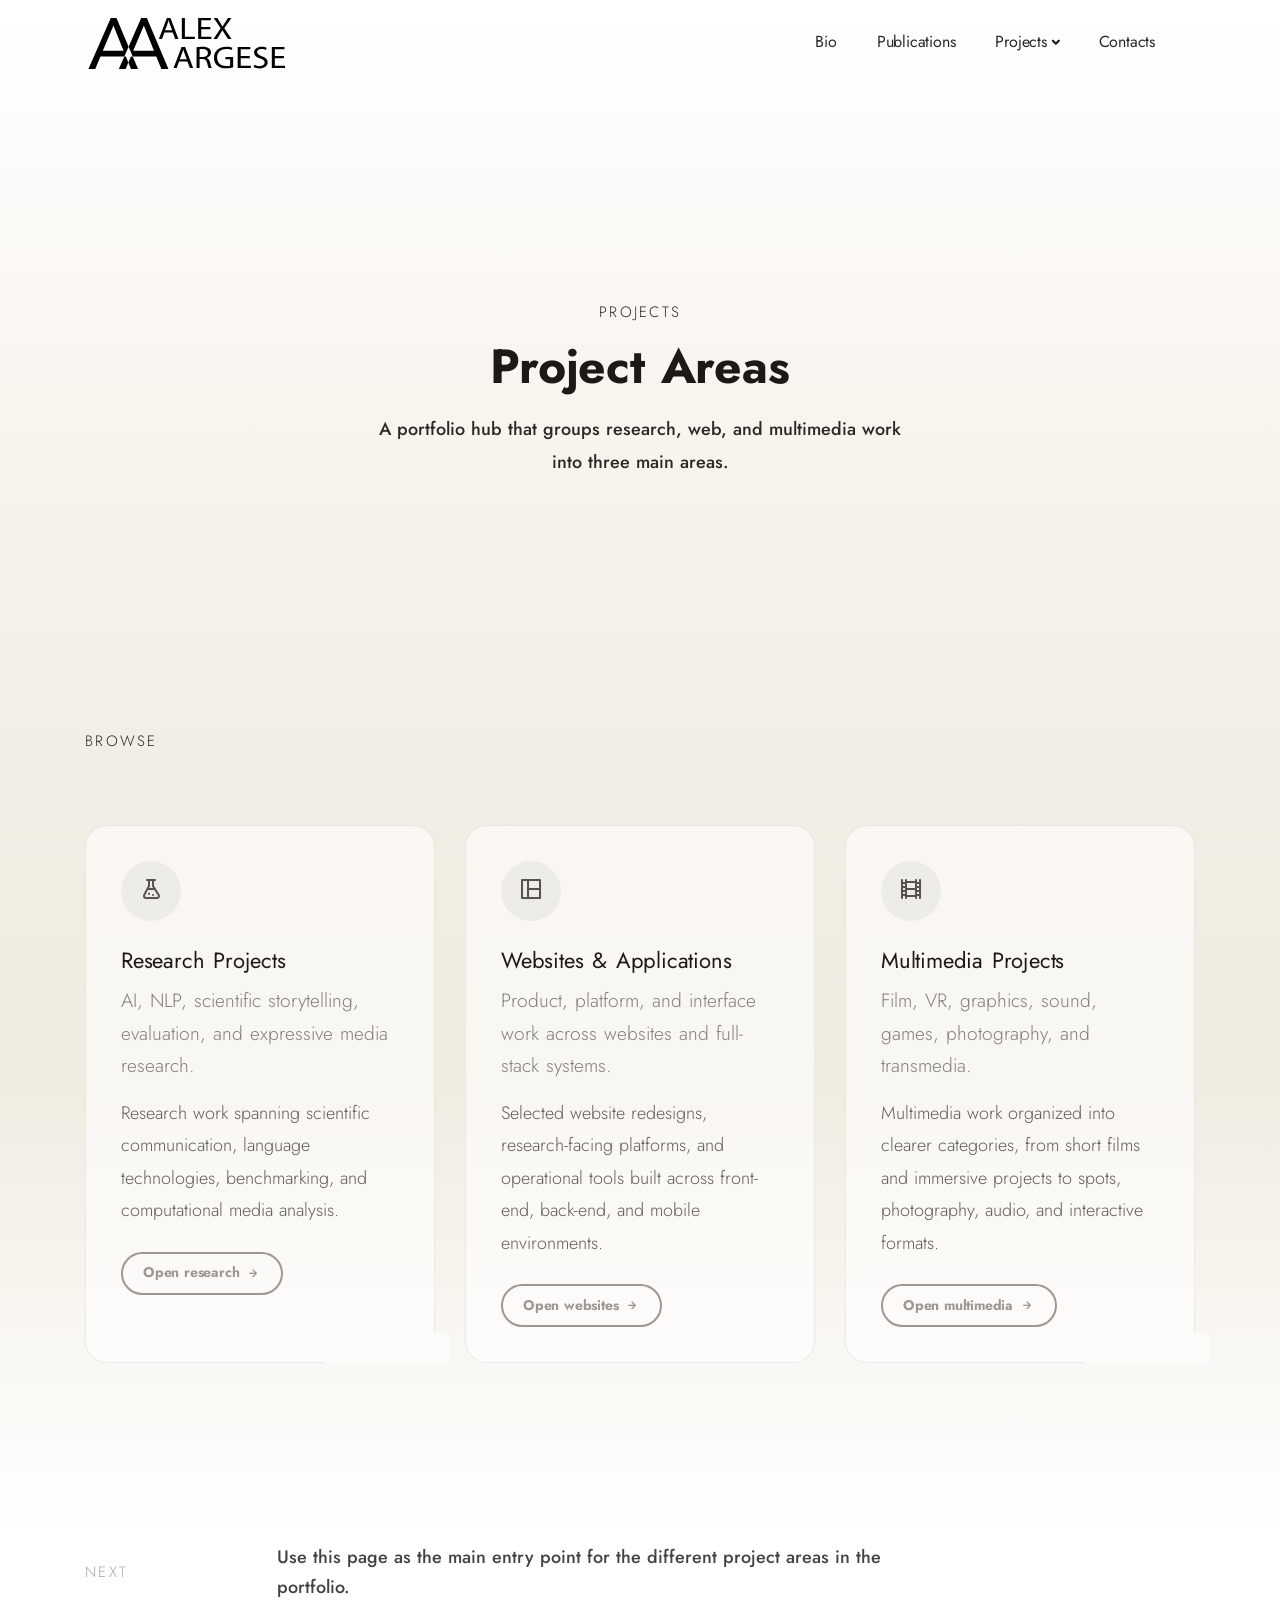
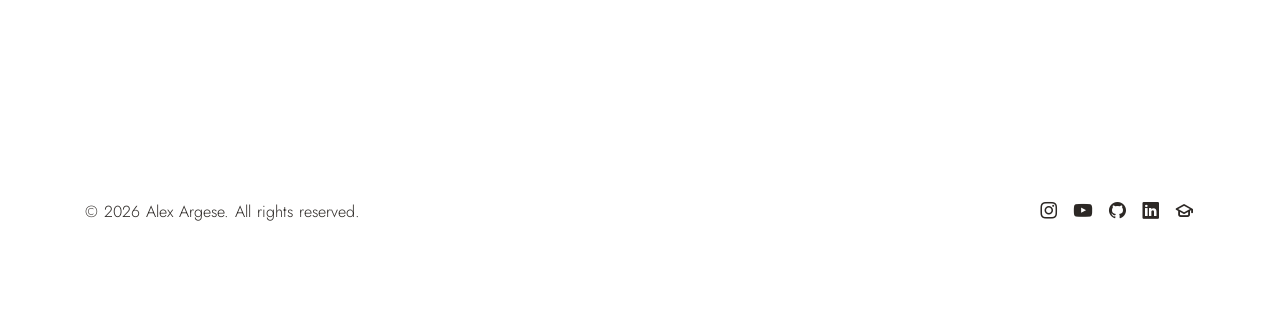
<file: projects/index.html>
<!DOCTYPE html>
<html lang="en">
<head>
  <meta charset="utf-8">






<!-- Primary Meta Tags -->
<title>Projects — Alex Argese Portfolio | Research, Multimedia & Web</title>
<meta name="title" content="Projects — Alex Argese Portfolio | Research, Multimedia & Web">
<meta name="description" content="Portfolio projects by Alex Argese spanning AI research, multimedia production (film, VR, games), and full-stack web development. Browse research, websites, and multimedia work.">
<meta name="author" content="Alex Argese">
<meta name="robots" content="index, follow">

<!-- Canonical URL -->
<link rel="canonical" href="https://alexargese.github.io/projects/">

<!-- Open Graph / Facebook -->
<meta property="og:type" content="website">
<meta property="og:url" content="https://alexargese.github.io/projects/">
<meta property="og:title" content="Projects — Alex Argese Portfolio | Research, Multimedia & Web">
<meta property="og:description" content="Portfolio projects by Alex Argese spanning AI research, multimedia production (film, VR, games), and full-stack web development. Browse research, websites, and multimedia work.">
<meta property="og:locale" content="en_US">
<meta property="og:site_name" content="Alex Argese">

<meta property="og:image" content="https://alexargese.github.io/assets/img/alex_argese_og.png">
<meta property="og:image:alt" content="Projects — Alex Argese Portfolio | Research, Multimedia & Web">


<!-- Twitter -->
<meta property="twitter:card" content="summary_large_image">
<meta property="twitter:url" content="https://alexargese.github.io/projects/">
<meta property="twitter:title" content="Projects — Alex Argese Portfolio | Research, Multimedia & Web">
<meta property="twitter:description" content="Portfolio projects by Alex Argese spanning AI research, multimedia production (film, VR, games), and full-stack web development. Browse research, websites, and multimedia work.">

<meta property="twitter:image" content="https://alexargese.github.io/assets/img/alex_argese_og.png">
<meta property="twitter:image:alt" content="Projects — Alex Argese Portfolio | Research, Multimedia & Web">


<!-- JSON-LD Structured Data -->
<script type="application/ld+json">
{
  "@context": "https://schema.org",
  "@type": "Person",
  "name": "Alex Argese",
  "url": "https://alexargese.github.io/",
  "image": "https://alexargese.github.io/assets/img/photos/alex-argese-data-scientist-portrait.png",
  "jobTitle": "Data Scientist & Cinema and Digital Media Engineer",
  "description": "Data Scientist and Cinema & Digital Media Engineer specialising in AI-generated storytelling, NLP, multimedia production, and full-stack web development.",
  "sameAs": [
    "https://github.com/AlexArgese",
    "https://arxiv.org/search/?searchtype=author&query=Argese"
  ],
  "knowsAbout": ["Data Science", "Machine Learning", "NLP", "Computer Vision", "Scientific Storytelling", "VR/AR", "Film Production", "Web Development"],
  "alumniOf": [
    {"@type": "CollegeOrUniversity", "name": "Politecnico di Torino"},
    {"@type": "CollegeOrUniversity", "name": "EURECOM"}
  ]
}
</script>

<meta name="viewport" content="width=device-width, initial-scale=1.0">

  <!-- Stylesheets-->
  <link rel="shortcut icon" href="/assets/img/favicon.webp" />
<link rel="stylesheet" href="/assets/css/plugins.css">

<link rel="stylesheet" href="/assets/css/styles.css">






  
</head>
<body class="">
  <div class="content-wrapper" style="background: linear-gradient(180deg, #ffffff 0%, #f5f0e8 30%, #f0ebe0 55%, #ffffff 80%);">

<header class="position-absolute w-100" style="z-index: 1000;">


<nav class="navbar navbar-expand-lg classic navbar-light">
  
    <div class="container flex-lg-row flex-nowrap align-items-center">
  
    <div class="navbar-brand w-100">
      <a href="/">
        
          <img class="w-20" src="/assets/icons/alex_logo.svg" srcset="/assets/icons/alex_logo.svg 2x" alt="" />
        
      </a>
    </div>
    <div class="navbar-collapse offcanvas offcanvas-nav offcanvas-start">
      <!-- DEBUG START -->
      <div class="offcanvas-header d-lg-none">
        <h3 class="text-white fs-30 mb-0">Alex Argese</h3>
        <button type="button" class="btn-close btn-close-white ms-auto" data-bs-dismiss="offcanvas" aria-label="Close"></button>
      </div>
      <!-- DEBUG END -->
      <div class="offcanvas-body  d-flex flex-column h-100">
        
          <!-- Standard Navigation -->
          
<ul class="navbar-nav"> 
  
  
  <li class="nav-item">
    <a class="nav-link" href="/bio/">Bio</a>
  </li>
  
  
  
  <li class="nav-item">
    <a class="nav-link" href="/publications/">Publications</a>
  </li>
  
  
  
  <li class="nav-item dropdown">
    <a class="nav-link dropdown-toggle" href="/projects/" data-bs-toggle="dropdown" data-nav-parent-link="true">Projects</a>
    <ul class="dropdown-menu">
      
      
      <li class="nav-item"><a class="dropdown-item" href="/research-projects/">Research projects</a></li>
      
      
      
      <li class="nav-item"><a class="dropdown-item" href="/websites/">Websites</a></li>
      
      
      
      <li class="nav-item"><a class="dropdown-item" href="/multimedia-projects/">Multimedia projects</a></li>
      
      
    </ul>
  </li>
  
  
  
  <li class="nav-item">
    <a class="nav-link" href="/contacts/">Contacts</a>
  </li>
  
  
</ul>


        
        
        <div class="offcanvas-footer d-lg-none">
          <div>
            <a href="mailto:argesealex@gmail.com" class="link-inverse">argesealex@gmail.com</a>
            <br />+39 329 117 1875<br />
            <nav class="nav social social-white mt-4">
              
            </nav>
          </div>
        </div>
        <!-- /.offcanvas-footer -->
      </div>
      <!-- /.offcanvas-body -->
    </div>
    <!-- /.navbar-collapse -->
    
    <div class="navbar-other ms-lg-4">
      <ul class="navbar-nav flex-row align-items-center ms-auto">
        
        
        
        
        
        
        
        
        
        
        
        
        <li class="nav-item d-lg-none">
          <button class="hamburger offcanvas-nav-btn"><span></span></button>
        </li>
      </ul>
    </div>
  
    </div>
    <!-- /.container -->
  
</nav>
<!-- /.navbar -->








</header>

<section class="wrapper" style="background: transparent;">
  <div class="container pt-18 pt-md-22 pb-10 pb-md-12 text-center">
    <div class="row">
      <div class="col-lg-8 col-xl-6 mx-auto">
        <div data-cues="slideInDown" data-group="projects-home-title">
          <p class="mb-3" style="letter-spacing: 0.15em; text-transform: uppercase; font-size: 0.75rem; opacity: 0.4;">Projects</p>
          <h1 class="display-1 mb-4" style="line-height: 1.1;">Project Areas</h1>
          <p class="lead mb-0 mx-auto" style="opacity: 0.85; line-height: 1.8; max-width: 42rem;">A portfolio hub that groups research, web, and multimedia work into three main areas.</p>
        </div>
      </div>
    </div>

    <hr class="mt-14 mb-0" style="opacity: 0.12;" />
  </div>
</section>

<section class="wrapper" style="background: transparent;">
  <div class="container py-12 py-md-14">
    <p class="mb-12" style="letter-spacing: 0.15em; text-transform: uppercase; font-size: 0.75rem; opacity: 0.4;" data-cue="slideInDown">Browse</p>

    <div class="row gx-md-6 gy-6">
      
      <div class="col-lg-4" data-cue="slideInDown">
        <article class="h-100 p-7" style="background: rgba(255,255,255,0.58); border: 1px solid rgba(28,25,23,0.08); border-radius: 1.1rem;">
          <div class="d-flex align-items-center justify-content-between mb-5">
            <span style="display: inline-flex; align-items: center; justify-content: center; width: 3rem; height: 3rem; border-radius: 999px; background: rgba(28,25,23,0.05);">
              <i class="uil uil-flask" style="font-size: 1.2rem; opacity: 0.78;"></i>
            </span>
          </div>

          <h3 class="mb-2" style="font-weight: 400; line-height: 1.3;">Research Projects</h3>
          <p class="mb-3" style="font-size: 0.96rem; opacity: 0.58;">AI, NLP, scientific storytelling, evaluation, and expressive media research.</p>
          <p class="mb-5" style="font-size: 0.9rem; opacity: 0.75; line-height: 1.8;">Research work spanning scientific communication, language technologies, benchmarking, and computational media analysis.</p>

          <a href="/research-projects/" class="btn btn-sm btn-outline-ash rounded-pill btn-icon btn-icon-end">
            Open research <i class="uil uil-arrow-right"></i>
          </a>
        </article>
      </div>
      
      <div class="col-lg-4" data-cue="slideInDown">
        <article class="h-100 p-7" style="background: rgba(255,255,255,0.58); border: 1px solid rgba(28,25,23,0.08); border-radius: 1.1rem;">
          <div class="d-flex align-items-center justify-content-between mb-5">
            <span style="display: inline-flex; align-items: center; justify-content: center; width: 3rem; height: 3rem; border-radius: 999px; background: rgba(28,25,23,0.05);">
              <i class="uil uil-window-grid" style="font-size: 1.2rem; opacity: 0.78;"></i>
            </span>
          </div>

          <h3 class="mb-2" style="font-weight: 400; line-height: 1.3;">Websites &amp; Applications</h3>
          <p class="mb-3" style="font-size: 0.96rem; opacity: 0.58;">Product, platform, and interface work across websites and full-stack systems.</p>
          <p class="mb-5" style="font-size: 0.9rem; opacity: 0.75; line-height: 1.8;">Selected website redesigns, research-facing platforms, and operational tools built across front-end, back-end, and mobile environments.</p>

          <a href="/websites/" class="btn btn-sm btn-outline-ash rounded-pill btn-icon btn-icon-end">
            Open websites <i class="uil uil-arrow-right"></i>
          </a>
        </article>
      </div>
      
      <div class="col-lg-4" data-cue="slideInDown">
        <article class="h-100 p-7" style="background: rgba(255,255,255,0.58); border: 1px solid rgba(28,25,23,0.08); border-radius: 1.1rem;">
          <div class="d-flex align-items-center justify-content-between mb-5">
            <span style="display: inline-flex; align-items: center; justify-content: center; width: 3rem; height: 3rem; border-radius: 999px; background: rgba(28,25,23,0.05);">
              <i class="uil uil-film" style="font-size: 1.2rem; opacity: 0.78;"></i>
            </span>
          </div>

          <h3 class="mb-2" style="font-weight: 400; line-height: 1.3;">Multimedia Projects</h3>
          <p class="mb-3" style="font-size: 0.96rem; opacity: 0.58;">Film, VR, graphics, sound, games, photography, and transmedia.</p>
          <p class="mb-5" style="font-size: 0.9rem; opacity: 0.75; line-height: 1.8;">Multimedia work organized into clearer categories, from short films and immersive projects to spots, photography, audio, and interactive formats.</p>

          <a href="/multimedia-projects/" class="btn btn-sm btn-outline-ash rounded-pill btn-icon btn-icon-end">
            Open multimedia <i class="uil uil-arrow-right"></i>
          </a>
        </article>
      </div>
      
    </div>
  </div>
</section>

<section class="wrapper" style="background: transparent;">
  <div class="container py-12 py-md-14">
    <div class="row gx-lg-8 align-items-center" data-cues="slideInDown">
      <div class="col-lg-2">
        <p class="mb-4 mb-lg-0" style="letter-spacing: 0.15em; text-transform: uppercase; font-size: 0.75rem; opacity: 0.4;">Next</p>
      </div>

      <div class="col-lg-7">
        <p class="lead mb-0" style="opacity: 0.88;">Use this page as the main entry point for the different project areas in the portfolio.</p>
      </div>

      <div class="col-lg-3 mt-5 mt-lg-0 text-lg-end">
        <a href="/contacts/" class="btn btn-primary rounded-pill btn-icon btn-icon-end">
          See contacts <i class="uil uil-arrow-right"></i>
        </a>
      </div>
    </div>
  </div>
</section>









<footer class="bg-white text-dark">
  <div class="container py-13 py-md-15">
    <div class="d-md-flex align-items-center justify-content-between">
  <p class="mb-2 mb-lg-0">© 2026 Alex Argese. All rights reserved.</p>
  <nav class="nav social social-muted mb-0 text-md-end">
    
      <a href="https://www.instagram.com/alex_argese/"><i class="uil uil-instagram"></i></a>
    
      <a href="https://www.youtube.com/@alexargese3462"><i class="uil uil-youtube"></i></a>
    
      <a href="https://github.com/AlexArgese"><i class="uil uil-github"></i></a>
    
      <a href="https://www.linkedin.com/in/alex-argese-870228276/"><i class="uil uil-linkedin"></i></a>
    
      <a href="https://scholar.google.com/citations?user=CiZTclIAAAAJ&amp;hl=it&amp;oi=ao"><i class="uil uil-graduation-cap"></i></a>
    
    
  </nav>
  <!-- /.social -->
</div>
  </div>
</footer>


</div>

  <!-- Modals -->
  

  

  <!-- Scroll To Top Button -->
  
<div class="progress-wrap active-progress">
    <svg class="progress-circle svg-content" width="100%" height="100%" viewBox="-1 -1 102 102">
      <path d="M50,1 a49,49 0 0,1 0,98 a49,49 0 0,1 0,-98" style="transition: stroke-dashoffset 10ms linear 0s; stroke-dasharray: 307.919px, 307.919px; stroke-dashoffset: 0px;"></path>
    </svg>
  </div>

  <!-- Site Scripts-->
  <script src="/assets/js/bootstrap.bundle.js"></script>
<script src="/assets/js/plugins.js"></script>
<script src="/assets/js/theme.js"></script>

</body>
</html>
</file>
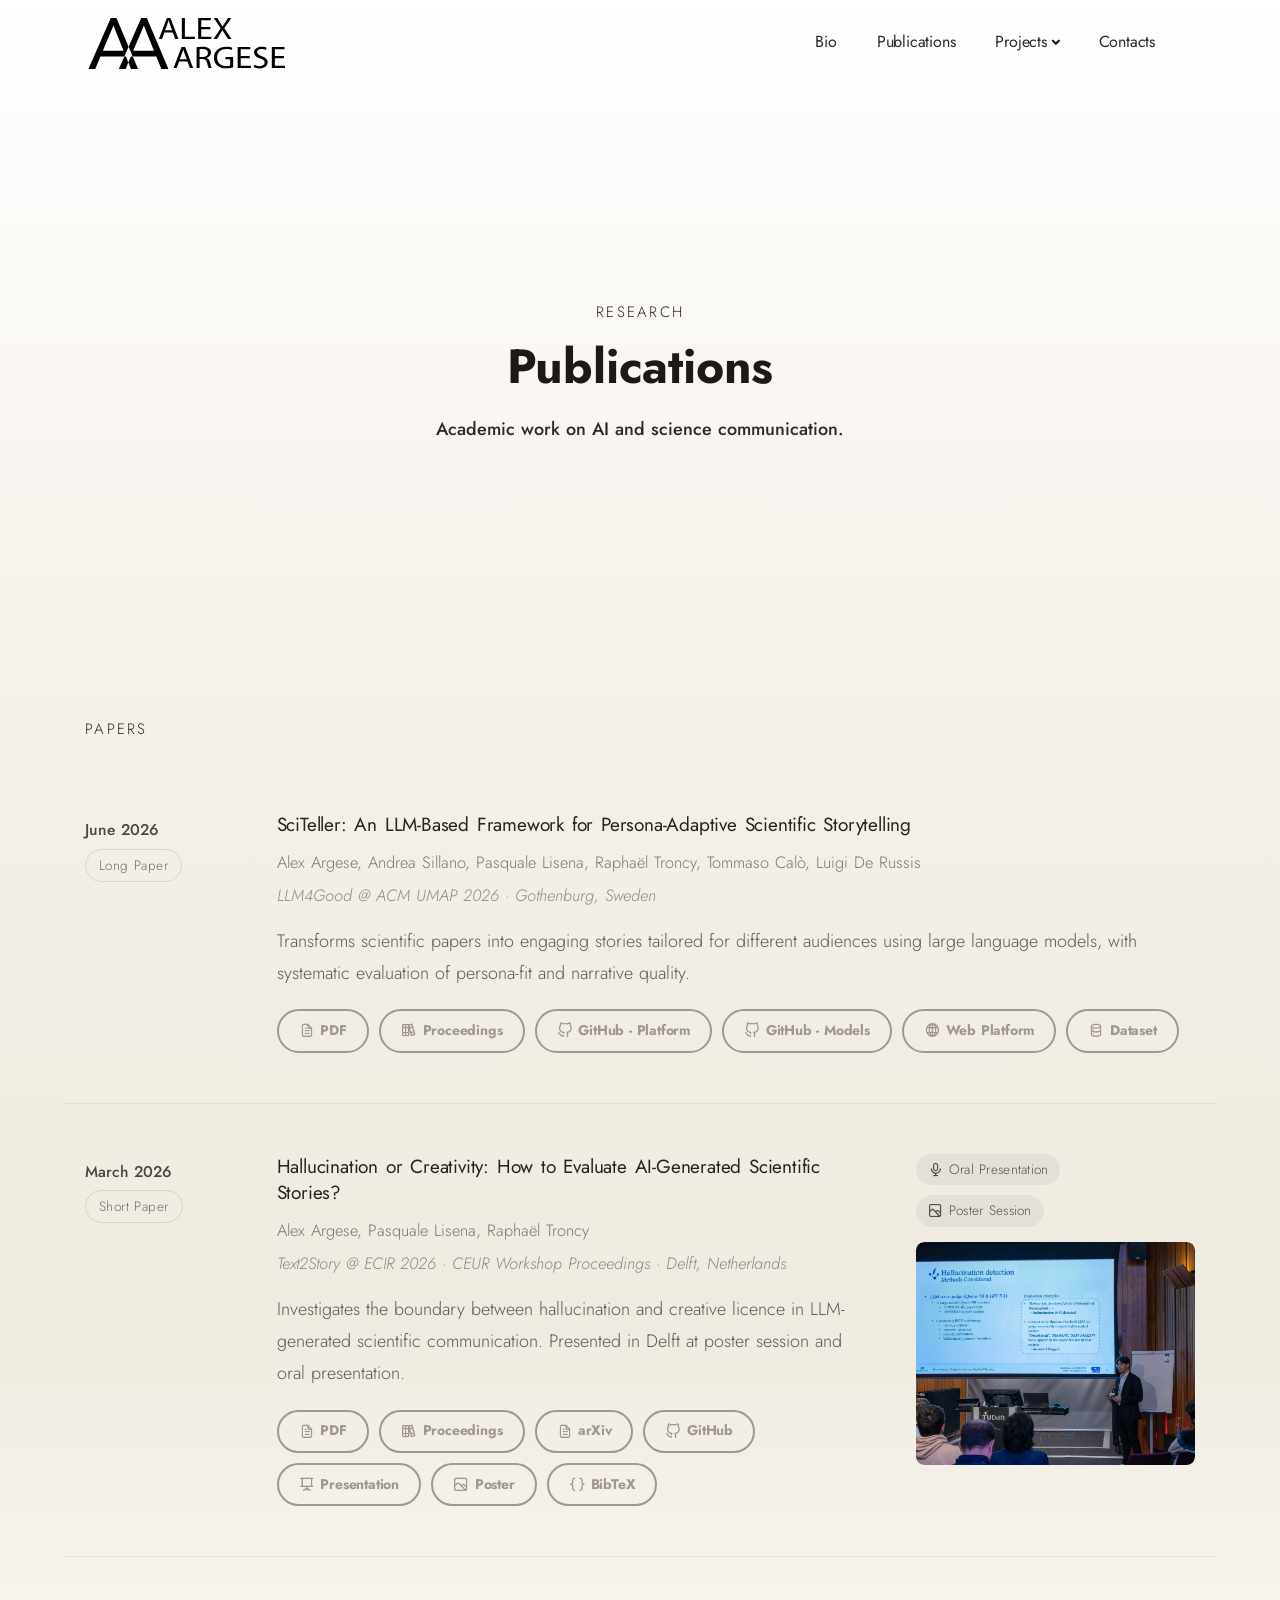
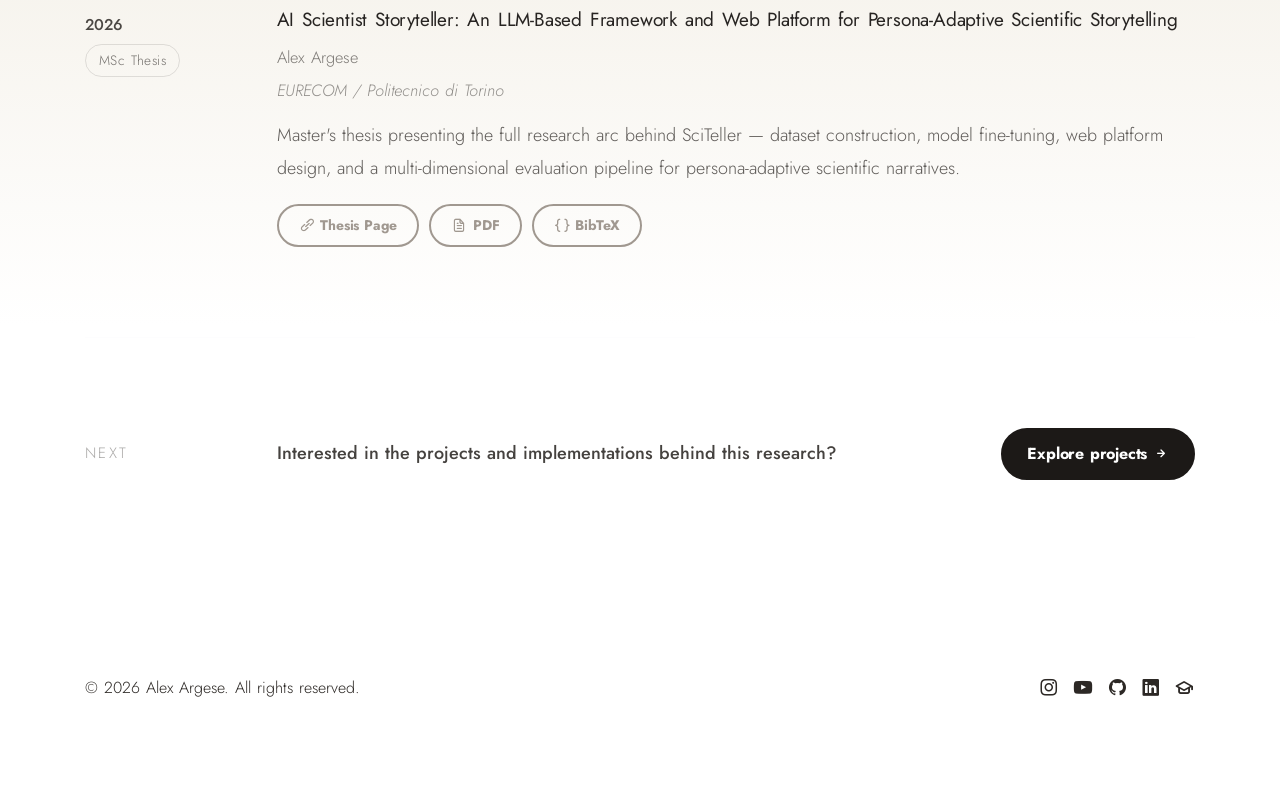
<file: publications/index.html>
<!DOCTYPE html>
<html lang="en">
<head>
  <meta charset="utf-8">






<!-- Primary Meta Tags -->
<title>Publications — Alex Argese | AI Storytelling & NLP Research</title>
<meta name="title" content="Publications — Alex Argese | AI Storytelling & NLP Research">
<meta name="description" content="Academic publications by Alex Argese: SciTeller (LLM-based scientific storytelling), hallucination evaluation in AI-generated narratives, and MSc thesis on persona-adaptive science communication. ECIR 2026, ACM UMAP 2026.">
<meta name="author" content="Alex Argese">
<meta name="robots" content="index, follow">

<!-- Canonical URL -->
<link rel="canonical" href="https://alexargese.github.io/publications/">

<!-- Open Graph / Facebook -->
<meta property="og:type" content="website">
<meta property="og:url" content="https://alexargese.github.io/publications/">
<meta property="og:title" content="Publications — Alex Argese | AI Storytelling & NLP Research">
<meta property="og:description" content="Academic publications by Alex Argese: SciTeller (LLM-based scientific storytelling), hallucination evaluation in AI-generated narratives, and MSc thesis on persona-adaptive science communication. ECIR 2026, ACM UMAP 2026.">
<meta property="og:locale" content="en_US">
<meta property="og:site_name" content="Alex Argese">

<meta property="og:image" content="https://alexargese.github.io/assets/img/alex_argese_og.png">
<meta property="og:image:alt" content="Publications — Alex Argese | AI Storytelling & NLP Research">


<!-- Twitter -->
<meta property="twitter:card" content="summary_large_image">
<meta property="twitter:url" content="https://alexargese.github.io/publications/">
<meta property="twitter:title" content="Publications — Alex Argese | AI Storytelling & NLP Research">
<meta property="twitter:description" content="Academic publications by Alex Argese: SciTeller (LLM-based scientific storytelling), hallucination evaluation in AI-generated narratives, and MSc thesis on persona-adaptive science communication. ECIR 2026, ACM UMAP 2026.">

<meta property="twitter:image" content="https://alexargese.github.io/assets/img/alex_argese_og.png">
<meta property="twitter:image:alt" content="Publications — Alex Argese | AI Storytelling & NLP Research">


<!-- JSON-LD Structured Data -->
<script type="application/ld+json">
{
  "@context": "https://schema.org",
  "@type": "Person",
  "name": "Alex Argese",
  "url": "https://alexargese.github.io/",
  "image": "https://alexargese.github.io/assets/img/photos/alex-argese-data-scientist-portrait.png",
  "jobTitle": "Data Scientist & Cinema and Digital Media Engineer",
  "description": "Data Scientist and Cinema & Digital Media Engineer specialising in AI-generated storytelling, NLP, multimedia production, and full-stack web development.",
  "sameAs": [
    "https://github.com/AlexArgese",
    "https://arxiv.org/search/?searchtype=author&query=Argese"
  ],
  "knowsAbout": ["Data Science", "Machine Learning", "NLP", "Computer Vision", "Scientific Storytelling", "VR/AR", "Film Production", "Web Development"],
  "alumniOf": [
    {"@type": "CollegeOrUniversity", "name": "Politecnico di Torino"},
    {"@type": "CollegeOrUniversity", "name": "EURECOM"}
  ]
}
</script>

<meta name="viewport" content="width=device-width, initial-scale=1.0">

  <!-- Stylesheets-->
  <link rel="shortcut icon" href="/assets/img/favicon.webp" />
<link rel="stylesheet" href="/assets/css/plugins.css">

<link rel="stylesheet" href="/assets/css/styles.css">






  
</head>
<body class="">
  <div class="content-wrapper" style="background: linear-gradient(180deg, #ffffff 0%, #f5f0e8 30%, #f0ebe0 55%, #ffffff 80%);">

<header class="position-absolute w-100" style="z-index: 1000;">


<nav class="navbar navbar-expand-lg classic navbar-light">
  
    <div class="container flex-lg-row flex-nowrap align-items-center">
  
    <div class="navbar-brand w-100">
      <a href="/">
        
          <img class="w-20" src="/assets/icons/alex_logo.svg" srcset="/assets/icons/alex_logo.svg 2x" alt="" />
        
      </a>
    </div>
    <div class="navbar-collapse offcanvas offcanvas-nav offcanvas-start">
      <!-- DEBUG START -->
      <div class="offcanvas-header d-lg-none">
        <h3 class="text-white fs-30 mb-0">Alex Argese</h3>
        <button type="button" class="btn-close btn-close-white ms-auto" data-bs-dismiss="offcanvas" aria-label="Close"></button>
      </div>
      <!-- DEBUG END -->
      <div class="offcanvas-body  d-flex flex-column h-100">
        
          <!-- Standard Navigation -->
          
<ul class="navbar-nav"> 
  
  
  <li class="nav-item">
    <a class="nav-link" href="/bio/">Bio</a>
  </li>
  
  
  
  <li class="nav-item">
    <a class="nav-link" href="/publications/">Publications</a>
  </li>
  
  
  
  <li class="nav-item dropdown">
    <a class="nav-link dropdown-toggle" href="/projects/" data-bs-toggle="dropdown" data-nav-parent-link="true">Projects</a>
    <ul class="dropdown-menu">
      
      
      <li class="nav-item"><a class="dropdown-item" href="/research-projects/">Research projects</a></li>
      
      
      
      <li class="nav-item"><a class="dropdown-item" href="/websites/">Websites</a></li>
      
      
      
      <li class="nav-item"><a class="dropdown-item" href="/multimedia-projects/">Multimedia projects</a></li>
      
      
    </ul>
  </li>
  
  
  
  <li class="nav-item">
    <a class="nav-link" href="/contacts/">Contacts</a>
  </li>
  
  
</ul>


        
        
        <div class="offcanvas-footer d-lg-none">
          <div>
            <a href="mailto:argesealex@gmail.com" class="link-inverse">argesealex@gmail.com</a>
            <br />+39 329 117 1875<br />
            <nav class="nav social social-white mt-4">
              
            </nav>
          </div>
        </div>
        <!-- /.offcanvas-footer -->
      </div>
      <!-- /.offcanvas-body -->
    </div>
    <!-- /.navbar-collapse -->
    
    <div class="navbar-other ms-lg-4">
      <ul class="navbar-nav flex-row align-items-center ms-auto">
        
        
        
        
        
        
        
        
        
        
        
        
        <li class="nav-item d-lg-none">
          <button class="hamburger offcanvas-nav-btn"><span></span></button>
        </li>
      </ul>
    </div>
  
    </div>
    <!-- /.container -->
  
</nav>
<!-- /.navbar -->








</header>

<section class="wrapper" style="background: transparent;">
  <div class="container pt-18 pt-md-22 pb-10 pb-md-14 text-center">
    <div class="row">
      <div class="col-lg-8 col-xl-6 mx-auto">
        <div data-cues="slideInDown" data-group="pub-title">
          <p class="mb-3" style="letter-spacing: 0.15em; text-transform: uppercase; font-size: 0.75rem; opacity: 0.4;">Research</p>
          <h1 class="display-1 mb-4" style="line-height: 1.1;">Publications</h1>
          <p class="lead mb-0 mx-auto" style="opacity: 0.85; line-height: 1.8; max-width: 38rem;">Academic work on AI and science communication.</p>
        </div>
      </div>
    </div>
    <hr class="mt-14 mb-0" style="opacity: 0.12;" />
  </div>
</section>

<style>
  .pub-bibtex[open] { flex-basis: 100%; order: 999; }
  .pub-bibtex summary::-webkit-details-marker { display: none; }
</style>

<section class="wrapper" style="background: transparent;">
  <div class="container py-12 py-md-14">

    <p class="mb-12" style="letter-spacing: 0.15em; text-transform: uppercase; font-size: 0.75rem; opacity: 0.4;" data-cue="slideInDown">Papers</p>

    
    <div class="row gx-lg-8 align-items-start pb-10 mb-10" style="border-bottom: 1px solid rgba(28,25,23,0.08);" data-cue="slideInDown">

      <!-- Year + type -->
      <div class="col-lg-2 mt-1 mb-4 mb-lg-0">
        <p class="mb-1" style="font-size: 0.78rem; font-weight: 500; opacity: 0.85;">June 2026</p>
        <span style="display: inline-block; padding: 0.2rem 0.65rem; border: 1px solid rgba(28,25,23,0.18); border-radius: 2rem; font-size: 0.68rem; opacity: 0.65; letter-spacing: 0.03em;">Long Paper</span>
      </div>

      <!-- Content -->
      <div class="col-lg-10">
        <div class="row gx-lg-8 align-items-start">

          <!-- Text block -->
          <div class="col-12">
            <h2 class="h4 mb-2" style="font-weight: 400; line-height: 1.4; opacity: 0.95;">SciTeller: An LLM-Based Framework for Persona-Adaptive Scientific Storytelling</h2>

            
            <p class="mb-1" style="font-size: 0.82rem; opacity: 0.6;">Alex Argese, Andrea Sillano, Pasquale Lisena, Raphaël Troncy, Tommaso Calò, Luigi De Russis</p>
            

            <div class="d-flex flex-wrap align-items-center gap-2 mb-0">
              
              <p class="mb-0" style="font-size: 0.82rem; opacity: 0.5; font-style: italic;">LLM4Good @ ACM UMAP 2026 · Gothenburg, Sweden</p>
              
            </div>

            
            <p class="mt-3 mb-0" style="font-size: 0.9rem; opacity: 0.75; line-height: 1.8;">Transforms scientific papers into engaging stories tailored for different audiences using large language models, with systematic evaluation of persona-fit and narrative quality.</p>
            

            
            <div class="d-flex flex-wrap gap-2 mt-4" style="align-items: center;">
              
              
              
              <a href="https://ceur-ws.org/Vol-4206/LLM4Good-5.pdf" class="btn btn-sm btn-outline-ash btn-icon btn-icon-start rounded-pill" target="_blank" rel="noopener">
                <i class="uil uil-file-alt"></i> PDF
              </a>
              
              
              
              <a href="https://dl.acm.org/doi/full/10.1145/3774935.3802536#core-Bib0001-1" class="btn btn-sm btn-outline-ash btn-icon btn-icon-start rounded-pill" target="_blank" rel="noopener">
                <i class="uil uil-books"></i> Proceedings
              </a>
              
              
              
              <a href="https://github.com/AlexArgese/SciTeller" class="btn btn-sm btn-outline-ash btn-icon btn-icon-start rounded-pill" target="_blank" rel="noopener">
                <i class="uil uil-github-alt"></i> GitHub - Platform
              </a>
              
              
              
              <a href="https://github.com/AlexArgese/ai-scientist-storyteller" class="btn btn-sm btn-outline-ash btn-icon btn-icon-start rounded-pill" target="_blank" rel="noopener">
                <i class="uil uil-github-alt"></i> GitHub - Models
              </a>
              
              
              
              <a href="https://sciteller.tools.eurecom.fr" class="btn btn-sm btn-outline-ash btn-icon btn-icon-start rounded-pill" target="_blank" rel="noopener">
                <i class="uil uil-globe"></i> Web Platform
              </a>
              
              
              
              <a href="https://zenodo.org/records/18986043" class="btn btn-sm btn-outline-ash btn-icon btn-icon-start rounded-pill" target="_blank" rel="noopener">
                <i class="uil uil-database"></i> Dataset
              </a>
              
              
              
              
            </div>
            
          </div>

          <!-- Photo (side column) -->
          

        </div>
      </div>

    </div>
    
    <div class="row gx-lg-8 align-items-start pb-10 mb-10" style="border-bottom: 1px solid rgba(28,25,23,0.08);" data-cue="slideInDown">

      <!-- Year + type -->
      <div class="col-lg-2 mt-1 mb-4 mb-lg-0">
        <p class="mb-1" style="font-size: 0.78rem; font-weight: 500; opacity: 0.85;">March 2026</p>
        <span style="display: inline-block; padding: 0.2rem 0.65rem; border: 1px solid rgba(28,25,23,0.18); border-radius: 2rem; font-size: 0.68rem; opacity: 0.65; letter-spacing: 0.03em;">Short Paper</span>
      </div>

      <!-- Content -->
      <div class="col-lg-10">
        <div class="row gx-lg-8 align-items-start">

          <!-- Text block -->
          <div class="col-lg-8">
            <h2 class="h4 mb-2" style="font-weight: 400; line-height: 1.4; opacity: 0.95;">Hallucination or Creativity: How to Evaluate AI-Generated Scientific Stories?</h2>

            
            <p class="mb-1" style="font-size: 0.82rem; opacity: 0.6;">Alex Argese, Pasquale Lisena, Raphaël Troncy</p>
            

            <div class="d-flex flex-wrap align-items-center gap-2 mb-0">
              
              <p class="mb-0" style="font-size: 0.82rem; opacity: 0.5; font-style: italic;">Text2Story @ ECIR 2026 · CEUR Workshop Proceedings · Delft, Netherlands</p>
              
            </div>

            
            <p class="mt-3 mb-0" style="font-size: 0.9rem; opacity: 0.75; line-height: 1.8;">Investigates the boundary between hallucination and creative licence in LLM-generated scientific communication. Presented in Delft at poster session and oral presentation.</p>
            

            
            <div class="d-flex flex-wrap gap-2 mt-4" style="align-items: center;">
              
              
              
              <a href="https://ceur-ws.org/Vol-4202/paper7.pdf" class="btn btn-sm btn-outline-ash btn-icon btn-icon-start rounded-pill" target="_blank" rel="noopener">
                <i class="uil uil-file-alt"></i> PDF
              </a>
              
              
              
              <a href="https://ceur-ws.org/Vol-4202/" class="btn btn-sm btn-outline-ash btn-icon btn-icon-start rounded-pill" target="_blank" rel="noopener">
                <i class="uil uil-books"></i> Proceedings
              </a>
              
              
              
              <a href="https://arxiv.org/abs/2602.02290" class="btn btn-sm btn-outline-ash btn-icon btn-icon-start rounded-pill" target="_blank" rel="noopener">
                <i class="uil uil-file-alt"></i> arXiv
              </a>
              
              
              
              <a href="https://github.com/AlexArgese/ai-scientist-storyteller" class="btn btn-sm btn-outline-ash btn-icon btn-icon-start rounded-pill" target="_blank" rel="noopener">
                <i class="uil uil-github-alt"></i> GitHub
              </a>
              
              
              
              <a href="https://docs.google.com/presentation/d/19uZo-uX4KwA07gs-30XfelrTeseAc5Br" class="btn btn-sm btn-outline-ash btn-icon btn-icon-start rounded-pill" target="_blank" rel="noopener">
                <i class="uil uil-presentation"></i> Presentation
              </a>
              
              
              
              <a href="https://docs.google.com/presentation/d/1oOXkuvLFPtTqa_3GU8DsrkWO_5-c_bJH" class="btn btn-sm btn-outline-ash btn-icon btn-icon-start rounded-pill" target="_blank" rel="noopener">
                <i class="uil uil-image-v"></i> Poster
              </a>
              
              
              
              
              <details class="pub-bibtex" style="align-self: center;">
                <summary class="btn btn-sm btn-outline-ash btn-icon btn-icon-start rounded-pill" style="list-style: none; cursor: pointer; user-select: none; display: inline-flex;">
                  <i class="uil uil-brackets-curly"></i> BibTeX
                </summary>
                <pre style="margin-top: 0.5rem; background: rgba(28,25,23,0.04); border: 1px solid rgba(28,25,23,0.1); border-radius: 0.5rem; padding: 1rem 1.25rem; font-size: 0.76rem; line-height: 1.75; white-space: pre-wrap; overflow-x: auto; margin-bottom: 0;">@inproceedings{argese2026hallucination,
  author = {Argese, Alex and Lisena, Pasquale and Troncy, Raphaël},
  title = {Hallucination or Creativity: How to Evaluate AI-Generated Scientific Stories?},
  booktitle = {Proceedings of the 9th International Workshop on Narrative Extraction from Texts (Text2Story 2026) co-located with ECIR 2026},
  year = {2026},
  series = {CEUR Workshop Proceedings},
  volume = {4202},
  url = {https://ceur-ws.org/Vol-4202/paper7.pdf}
}
</pre>
              </details>
              
            </div>
            
          </div>

          <!-- Photo (side column) -->
          
          <div class="col-lg-4 mt-5 mt-lg-0">
            
            <div class="d-flex flex-wrap gap-2 mb-3">
              
              <span style="display: inline-flex; align-items: center; gap: 0.3rem; padding: 0.15rem 0.6rem; background: rgba(28,25,23,0.06); border-radius: 2rem; font-size: 0.68rem; opacity: 0.8; letter-spacing: 0.02em;">
                <i class="uil uil-microphone" style="font-size: 0.75rem;"></i> Oral Presentation
              </span>
              
              <span style="display: inline-flex; align-items: center; gap: 0.3rem; padding: 0.15rem 0.6rem; background: rgba(28,25,23,0.06); border-radius: 2rem; font-size: 0.68rem; opacity: 0.8; letter-spacing: 0.02em;">
                <i class="uil uil-image-v" style="font-size: 0.75rem;"></i> Poster Session
              </span>
              
            </div>
            
            <figure class="rounded mb-0" style="overflow: hidden;">
              <img src="/assets/img/photos/alex-argese-text2story-presentation-ecir-2026.jpg" alt="Alex Argese presenting Hallucination or Creativity: How to Evaluate AI-Generated Scientific Stories?" class="img-fluid rounded" style="display: block; width: 100%; object-fit: cover;" />
            </figure>
          </div>
          

        </div>
      </div>

    </div>
    
    <div class="row gx-lg-8 align-items-start " style="" data-cue="slideInDown">

      <!-- Year + type -->
      <div class="col-lg-2 mt-1 mb-4 mb-lg-0">
        <p class="mb-1" style="font-size: 0.78rem; font-weight: 500; opacity: 0.85;">2026</p>
        <span style="display: inline-block; padding: 0.2rem 0.65rem; border: 1px solid rgba(28,25,23,0.18); border-radius: 2rem; font-size: 0.68rem; opacity: 0.65; letter-spacing: 0.03em;">MSc Thesis</span>
      </div>

      <!-- Content -->
      <div class="col-lg-10">
        <div class="row gx-lg-8 align-items-start">

          <!-- Text block -->
          <div class="col-12">
            <h2 class="h4 mb-2" style="font-weight: 400; line-height: 1.4; opacity: 0.95;">AI Scientist Storyteller: An LLM-Based Framework and Web Platform for Persona-Adaptive Scientific Storytelling</h2>

            
            <p class="mb-1" style="font-size: 0.82rem; opacity: 0.6;">Alex Argese</p>
            

            <div class="d-flex flex-wrap align-items-center gap-2 mb-0">
              
              <p class="mb-0" style="font-size: 0.82rem; opacity: 0.5; font-style: italic;">EURECOM / Politecnico di Torino</p>
              
            </div>

            
            <p class="mt-3 mb-0" style="font-size: 0.9rem; opacity: 0.75; line-height: 1.8;">Master's thesis presenting the full research arc behind SciTeller — dataset construction, model fine-tuning, web platform design, and a multi-dimensional evaluation pipeline for persona-adaptive scientific narratives.</p>
            

            
            <div class="d-flex flex-wrap gap-2 mt-4" style="align-items: center;">
              
              
              
              <a href="https://webthesis.biblio.polito.it/39637/" class="btn btn-sm btn-outline-ash btn-icon btn-icon-start rounded-pill" target="_blank" rel="noopener">
                <i class="uil uil-link-alt"></i> Thesis Page
              </a>
              
              
              
              <a href="https://webthesis.biblio.polito.it/39637/1/tesi.pdf" class="btn btn-sm btn-outline-ash btn-icon btn-icon-start rounded-pill" target="_blank" rel="noopener">
                <i class="uil uil-file-alt"></i> PDF
              </a>
              
              
              
              
              <details class="pub-bibtex" style="align-self: center;">
                <summary class="btn btn-sm btn-outline-ash btn-icon btn-icon-start rounded-pill" style="list-style: none; cursor: pointer; user-select: none; display: inline-flex;">
                  <i class="uil uil-brackets-curly"></i> BibTeX
                </summary>
                <pre style="margin-top: 0.5rem; background: rgba(28,25,23,0.04); border: 1px solid rgba(28,25,23,0.1); border-radius: 0.5rem; padding: 1rem 1.25rem; font-size: 0.76rem; line-height: 1.75; white-space: pre-wrap; overflow-x: auto; margin-bottom: 0;">@mastersthesis{argese2026ai,
  title={AI Scientist Storyteller: An LLM-Based Framework and Web Platform for Persona-Adaptive Scientific Storytelling},
  author={Argese, Alex},
  year={2026},
  school={Politecnico di Torino}
  url={https://webthesis.biblio.polito.it/39637/}
}
</pre>
              </details>
              
            </div>
            
          </div>

          <!-- Photo (side column) -->
          

        </div>
      </div>

    </div>
    

  </div>
  <div class="container"><hr style="opacity: 0.12; margin: 0;" /></div>
</section>

<section class="wrapper" style="background: transparent;">
  <div class="container py-12 py-md-14">
    <div class="row gx-lg-8 align-items-center" data-cues="slideInDown">

      <div class="col-lg-2">
        <p class="mb-4 mb-lg-0" style="letter-spacing: 0.15em; text-transform: uppercase; font-size: 0.75rem; opacity: 0.4;">Next</p>
      </div>

      <div class="col-lg-7">
        <p class="lead mb-0" style="opacity: 0.88;">Interested in the projects and implementations behind this research?</p>
      </div>

      <div class="col-lg-3 mt-5 mt-lg-0 text-lg-end">
        <a href="/projects/" class="btn btn-primary rounded-pill btn-icon btn-icon-end">
          Explore projects <i class="uil uil-arrow-right"></i>
        </a>
      </div>

    </div>
  </div>
</section>









<footer class="bg-white text-dark">
  <div class="container py-13 py-md-15">
    <div class="d-md-flex align-items-center justify-content-between">
  <p class="mb-2 mb-lg-0">© 2026 Alex Argese. All rights reserved.</p>
  <nav class="nav social social-muted mb-0 text-md-end">
    
      <a href="https://www.instagram.com/alex_argese/"><i class="uil uil-instagram"></i></a>
    
      <a href="https://www.youtube.com/@alexargese3462"><i class="uil uil-youtube"></i></a>
    
      <a href="https://github.com/AlexArgese"><i class="uil uil-github"></i></a>
    
      <a href="https://www.linkedin.com/in/alex-argese-870228276/"><i class="uil uil-linkedin"></i></a>
    
      <a href="https://scholar.google.com/citations?user=CiZTclIAAAAJ&amp;hl=it&amp;oi=ao"><i class="uil uil-graduation-cap"></i></a>
    
    
  </nav>
  <!-- /.social -->
</div>
  </div>
</footer>


</div>

  <!-- Modals -->
  

  

  <!-- Scroll To Top Button -->
  
<div class="progress-wrap active-progress">
    <svg class="progress-circle svg-content" width="100%" height="100%" viewBox="-1 -1 102 102">
      <path d="M50,1 a49,49 0 0,1 0,98 a49,49 0 0,1 0,-98" style="transition: stroke-dashoffset 10ms linear 0s; stroke-dasharray: 307.919px, 307.919px; stroke-dashoffset: 0px;"></path>
    </svg>
  </div>

  <!-- Site Scripts-->
  <script src="/assets/js/bootstrap.bundle.js"></script>
<script src="/assets/js/plugins.js"></script>
<script src="/assets/js/theme.js"></script>

</body>
</html>
</file>
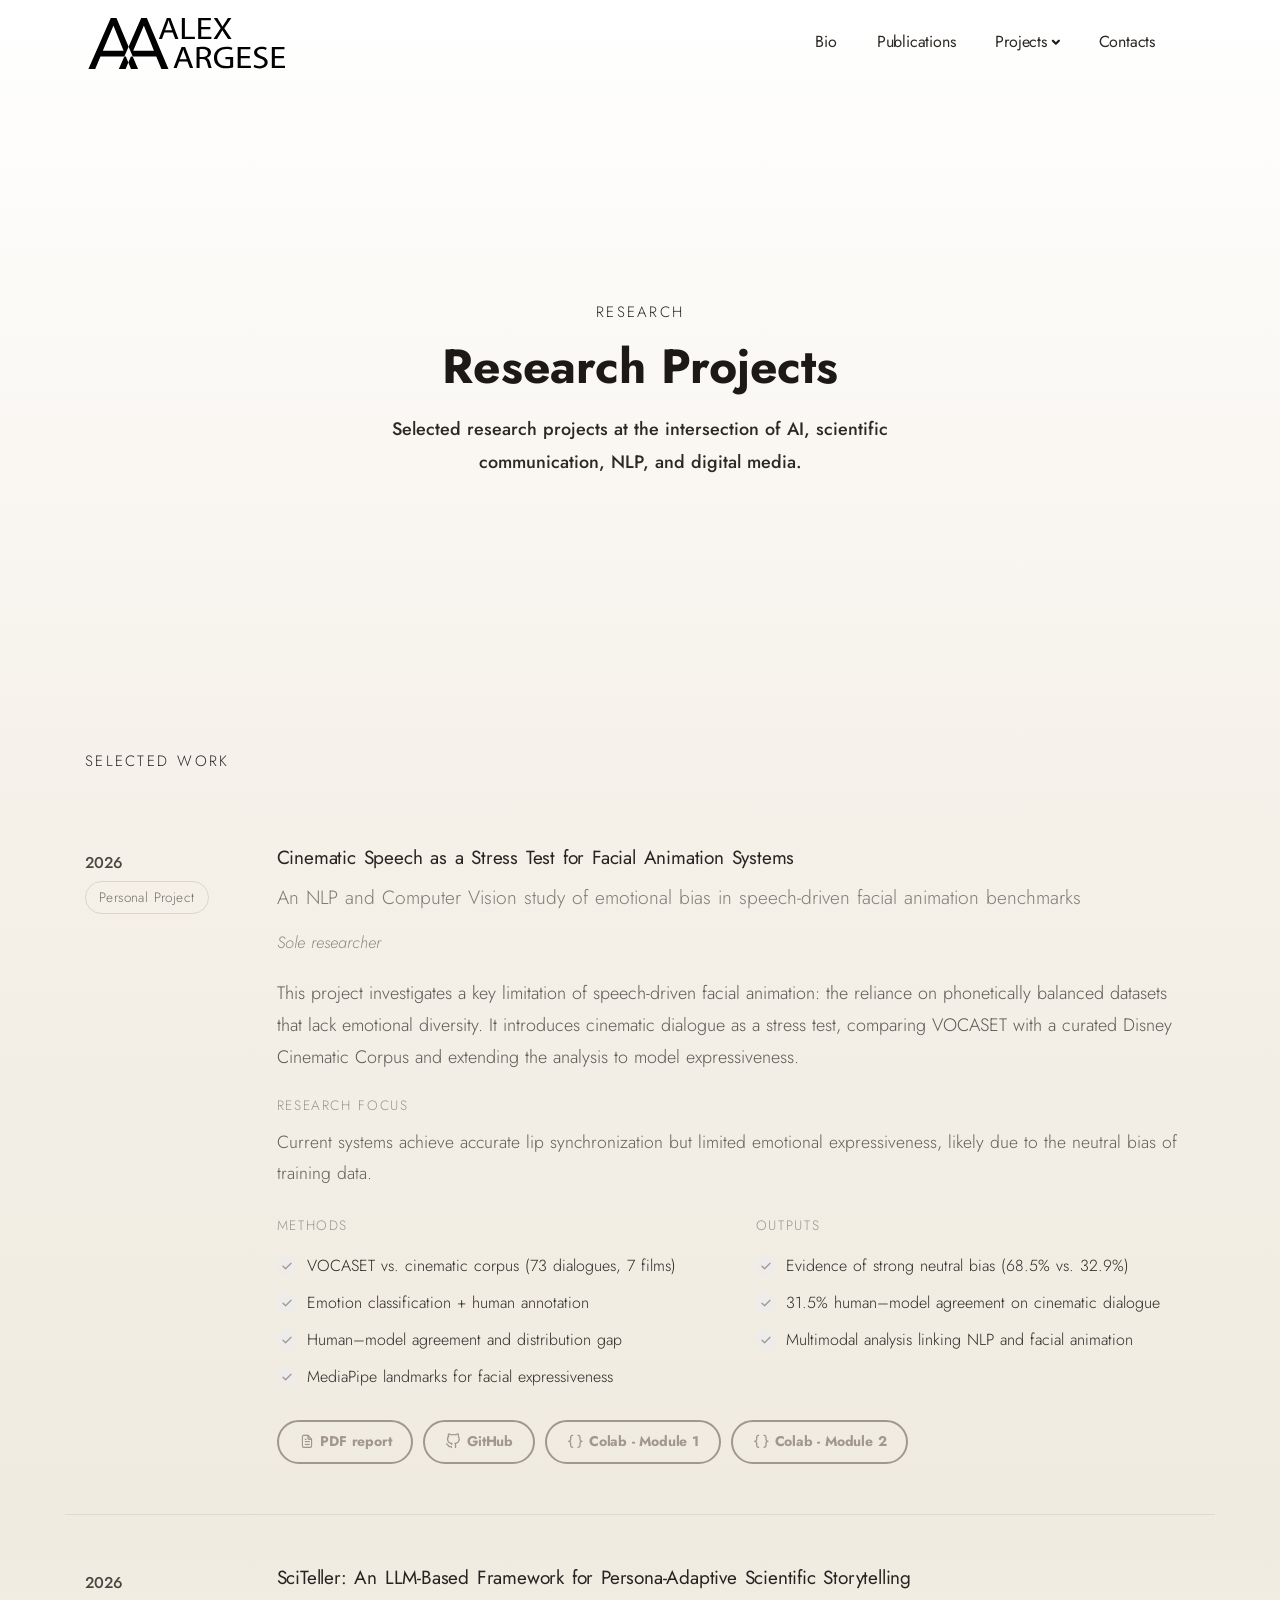
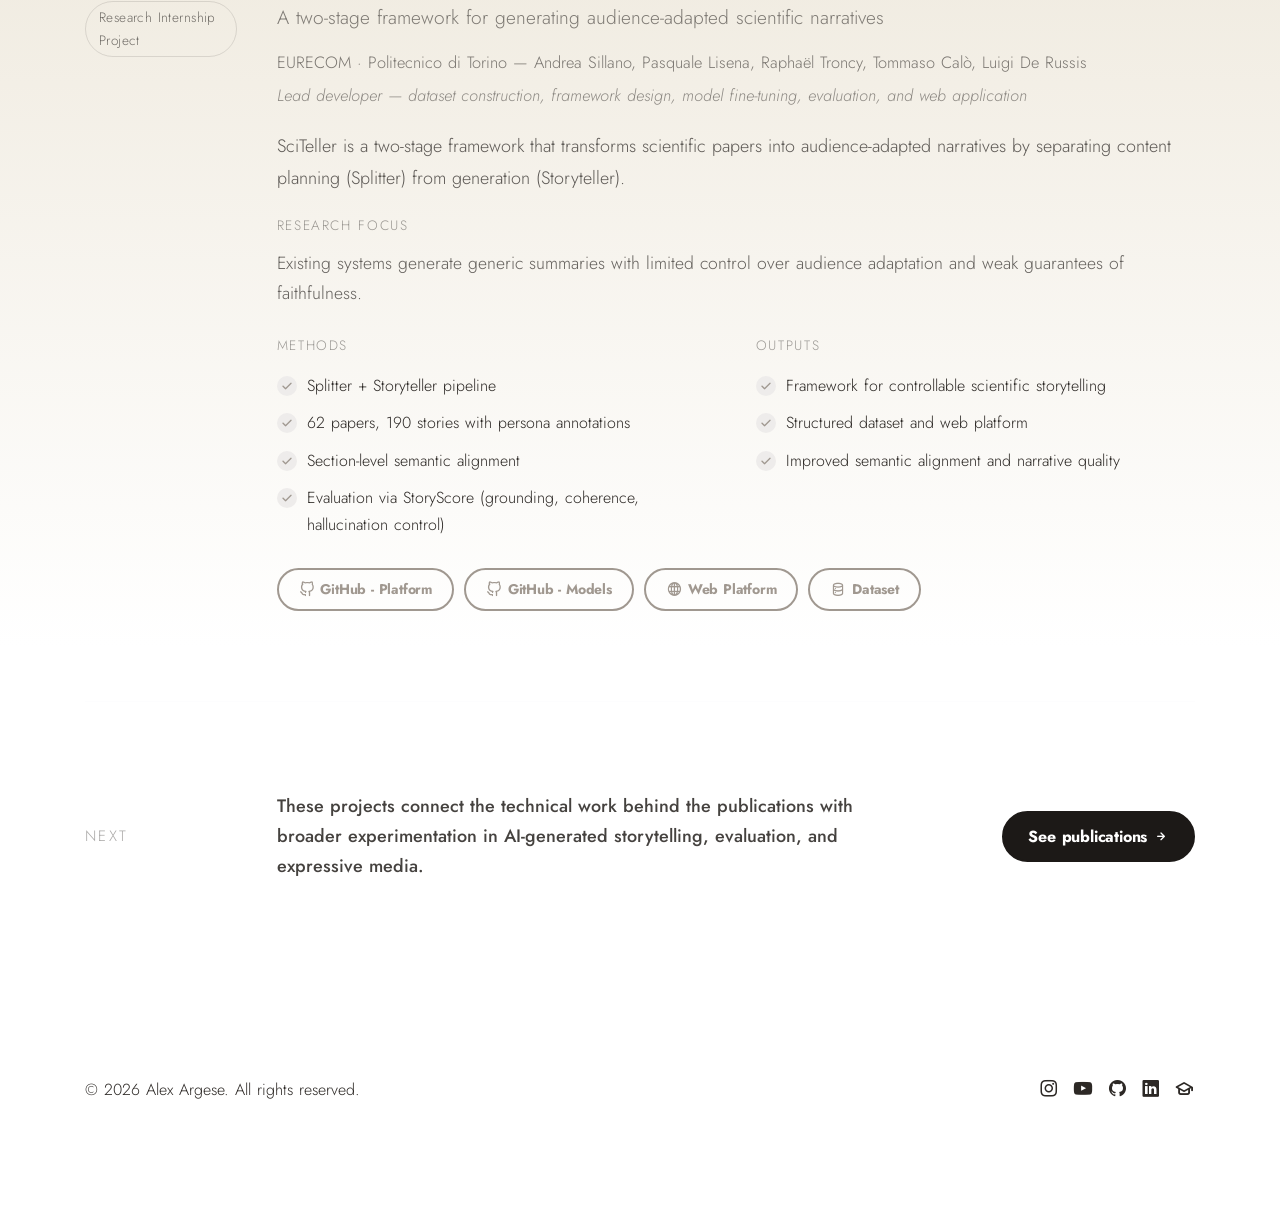
<file: research-projects/index.html>
<!DOCTYPE html>
<html lang="en">
<head>
  <meta charset="utf-8">






<!-- Primary Meta Tags -->
<title>Research Projects — Alex Argese | AI, NLP & Computational Media</title>
<meta name="title" content="Research Projects — Alex Argese | AI, NLP & Computational Media">
<meta name="description" content="Research projects by Alex Argese: SciTeller for persona-adaptive scientific storytelling, cinematic speech and facial animation benchmarks, NLP evaluation methods, and computational media analysis.">
<meta name="author" content="Alex Argese">
<meta name="robots" content="index, follow">

<!-- Canonical URL -->
<link rel="canonical" href="https://alexargese.github.io/research-projects/">

<!-- Open Graph / Facebook -->
<meta property="og:type" content="website">
<meta property="og:url" content="https://alexargese.github.io/research-projects/">
<meta property="og:title" content="Research Projects — Alex Argese | AI, NLP & Computational Media">
<meta property="og:description" content="Research projects by Alex Argese: SciTeller for persona-adaptive scientific storytelling, cinematic speech and facial animation benchmarks, NLP evaluation methods, and computational media analysis.">
<meta property="og:locale" content="en_US">
<meta property="og:site_name" content="Alex Argese">

<meta property="og:image" content="https://alexargese.github.io/assets/img/alex_argese_og.png">
<meta property="og:image:alt" content="Research Projects — Alex Argese | AI, NLP & Computational Media">


<!-- Twitter -->
<meta property="twitter:card" content="summary_large_image">
<meta property="twitter:url" content="https://alexargese.github.io/research-projects/">
<meta property="twitter:title" content="Research Projects — Alex Argese | AI, NLP & Computational Media">
<meta property="twitter:description" content="Research projects by Alex Argese: SciTeller for persona-adaptive scientific storytelling, cinematic speech and facial animation benchmarks, NLP evaluation methods, and computational media analysis.">

<meta property="twitter:image" content="https://alexargese.github.io/assets/img/alex_argese_og.png">
<meta property="twitter:image:alt" content="Research Projects — Alex Argese | AI, NLP & Computational Media">


<!-- JSON-LD Structured Data -->
<script type="application/ld+json">
{
  "@context": "https://schema.org",
  "@type": "Person",
  "name": "Alex Argese",
  "url": "https://alexargese.github.io/",
  "image": "https://alexargese.github.io/assets/img/photos/alex-argese-data-scientist-portrait.png",
  "jobTitle": "Data Scientist & Cinema and Digital Media Engineer",
  "description": "Data Scientist and Cinema & Digital Media Engineer specialising in AI-generated storytelling, NLP, multimedia production, and full-stack web development.",
  "sameAs": [
    "https://github.com/AlexArgese",
    "https://arxiv.org/search/?searchtype=author&query=Argese"
  ],
  "knowsAbout": ["Data Science", "Machine Learning", "NLP", "Computer Vision", "Scientific Storytelling", "VR/AR", "Film Production", "Web Development"],
  "alumniOf": [
    {"@type": "CollegeOrUniversity", "name": "Politecnico di Torino"},
    {"@type": "CollegeOrUniversity", "name": "EURECOM"}
  ]
}
</script>

<meta name="viewport" content="width=device-width, initial-scale=1.0">

  <!-- Stylesheets-->
  <link rel="shortcut icon" href="/assets/img/favicon.webp" />
<link rel="stylesheet" href="/assets/css/plugins.css">

<link rel="stylesheet" href="/assets/css/styles.css">






  
</head>
<body class="">
  <div class="content-wrapper" style="background: linear-gradient(180deg, #ffffff 0%, #f5f0e8 30%, #f0ebe0 55%, #ffffff 80%);">

<header class="position-absolute w-100" style="z-index: 1000;">


<nav class="navbar navbar-expand-lg classic navbar-light">
  
    <div class="container flex-lg-row flex-nowrap align-items-center">
  
    <div class="navbar-brand w-100">
      <a href="/">
        
          <img class="w-20" src="/assets/icons/alex_logo.svg" srcset="/assets/icons/alex_logo.svg 2x" alt="" />
        
      </a>
    </div>
    <div class="navbar-collapse offcanvas offcanvas-nav offcanvas-start">
      <!-- DEBUG START -->
      <div class="offcanvas-header d-lg-none">
        <h3 class="text-white fs-30 mb-0">Alex Argese</h3>
        <button type="button" class="btn-close btn-close-white ms-auto" data-bs-dismiss="offcanvas" aria-label="Close"></button>
      </div>
      <!-- DEBUG END -->
      <div class="offcanvas-body  d-flex flex-column h-100">
        
          <!-- Standard Navigation -->
          
<ul class="navbar-nav"> 
  
  
  <li class="nav-item">
    <a class="nav-link" href="/bio/">Bio</a>
  </li>
  
  
  
  <li class="nav-item">
    <a class="nav-link" href="/publications/">Publications</a>
  </li>
  
  
  
  <li class="nav-item dropdown">
    <a class="nav-link dropdown-toggle" href="/projects/" data-bs-toggle="dropdown" data-nav-parent-link="true">Projects</a>
    <ul class="dropdown-menu">
      
      
      <li class="nav-item"><a class="dropdown-item" href="/research-projects/">Research projects</a></li>
      
      
      
      <li class="nav-item"><a class="dropdown-item" href="/websites/">Websites</a></li>
      
      
      
      <li class="nav-item"><a class="dropdown-item" href="/multimedia-projects/">Multimedia projects</a></li>
      
      
    </ul>
  </li>
  
  
  
  <li class="nav-item">
    <a class="nav-link" href="/contacts/">Contacts</a>
  </li>
  
  
</ul>


        
        
        <div class="offcanvas-footer d-lg-none">
          <div>
            <a href="mailto:argesealex@gmail.com" class="link-inverse">argesealex@gmail.com</a>
            <br />+39 329 117 1875<br />
            <nav class="nav social social-white mt-4">
              
            </nav>
          </div>
        </div>
        <!-- /.offcanvas-footer -->
      </div>
      <!-- /.offcanvas-body -->
    </div>
    <!-- /.navbar-collapse -->
    
    <div class="navbar-other ms-lg-4">
      <ul class="navbar-nav flex-row align-items-center ms-auto">
        
        
        
        
        
        
        
        
        
        
        
        
        <li class="nav-item d-lg-none">
          <button class="hamburger offcanvas-nav-btn"><span></span></button>
        </li>
      </ul>
    </div>
  
    </div>
    <!-- /.container -->
  
</nav>
<!-- /.navbar -->








</header>

<section class="wrapper" style="background: transparent;">
  <div class="container pt-18 pt-md-22 pb-10 pb-md-14 text-center">
    <div class="row">
      <div class="col-lg-8 col-xl-6 mx-auto">
        <div data-cues="slideInDown" data-group="research-title">
          <p class="mb-3" style="letter-spacing: 0.15em; text-transform: uppercase; font-size: 0.75rem; opacity: 0.4;">Research</p>
          <h1 class="display-1 mb-4" style="line-height: 1.1;">Research Projects</h1>
          <p class="lead mb-0 mx-auto" style="opacity: 0.85; line-height: 1.8; max-width: 42rem;">Selected research projects at the intersection of AI, scientific communication, NLP, and digital media.</p>
        </div>
      </div>
    </div>
    <hr class="mt-14 mb-0" style="opacity: 0.12;" />
  </div>
</section>

<section class="wrapper" style="background: transparent;">
  <div class="container py-12 py-md-14">

    <p class="mb-12" style="letter-spacing: 0.15em; text-transform: uppercase; font-size: 0.75rem; opacity: 0.4;" data-cue="slideInDown">Selected Work</p>

    
    <div class="row gx-lg-8 align-items-start pb-10 mb-10" style="border-bottom: 1px solid rgba(28,25,23,0.08);" data-cue="slideInDown">

      <div class="col-lg-2 mt-1 mb-4 mb-lg-0">
        <p class="mb-1" style="font-size: 0.78rem; font-weight: 500; opacity: 0.85;">2026</p>
        <span style="display: inline-block; padding: 0.2rem 0.65rem; border: 1px solid rgba(28,25,23,0.18); border-radius: 2rem; font-size: 0.68rem; opacity: 0.65; letter-spacing: 0.03em;">Personal Project</span>
      </div>

      <div class="col-lg-10">
        <h2 class="h4 mb-2" style="font-weight: 400; line-height: 1.4; opacity: 0.95;">Cinematic Speech as a Stress Test for Facial Animation Systems</h2>

        
        <p class="mb-3" style="font-size: 0.96rem; opacity: 0.58;">An NLP and Computer Vision study of emotional bias in speech-driven facial animation benchmarks</p>
        

        

        
        <p class="mb-0" style="font-size: 0.82rem; opacity: 0.5; font-style: italic;">Sole researcher</p>
        

        
        <p class="mt-4 mb-0" style="font-size: 0.9rem; opacity: 0.75; line-height: 1.8;">This project investigates a key limitation of speech-driven facial animation: the reliance on phonetically balanced datasets that lack emotional diversity. It introduces cinematic dialogue as a stress test, comparing VOCASET with a curated Disney Cinematic Corpus and extending the analysis to model expressiveness.</p>
        

        
        <div class="mt-4">
          <p class="mb-2" style="letter-spacing: 0.12em; text-transform: uppercase; font-size: 0.68rem; opacity: 0.45;">Research Focus</p>
          <p class="mb-0" style="font-size: 0.88rem; opacity: 0.72; line-height: 1.75;">Current systems achieve accurate lip synchronization but limited emotional expressiveness, likely due to the neutral bias of training data.</p>
        </div>
        

        <div class="row gx-lg-8 mt-5">
          <div class="col-lg-6">
            
            <p class="mb-3" style="letter-spacing: 0.12em; text-transform: uppercase; font-size: 0.68rem; opacity: 0.45;">Methods</p>
            <ul class="icon-list bullet-bg bullet-soft-ash mb-0">
              
              <li class="mb-2"><span><i class="uil uil-check"></i></span><span>VOCASET vs. cinematic corpus (73 dialogues, 7 films)</span></li>
              
              <li class="mb-2"><span><i class="uil uil-check"></i></span><span>Emotion classification + human annotation</span></li>
              
              <li class="mb-2"><span><i class="uil uil-check"></i></span><span>Human–model agreement and distribution gap</span></li>
              
              <li class="mb-2"><span><i class="uil uil-check"></i></span><span>MediaPipe landmarks for facial expressiveness</span></li>
              
            </ul>
            
          </div>

          <div class="col-lg-6 mt-6 mt-lg-0">
            
            <p class="mb-3" style="letter-spacing: 0.12em; text-transform: uppercase; font-size: 0.68rem; opacity: 0.45;">Outputs</p>
            <ul class="icon-list bullet-bg bullet-soft-ash mb-0">
              
              <li class="mb-2"><span><i class="uil uil-check"></i></span><span>Evidence of strong neutral bias (68.5% vs. 32.9%)</span></li>
              
              <li class="mb-2"><span><i class="uil uil-check"></i></span><span>31.5% human–model agreement on cinematic dialogue</span></li>
              
              <li class="mb-2"><span><i class="uil uil-check"></i></span><span>Multimodal analysis linking NLP and facial animation</span></li>
              
            </ul>
            
          </div>
        </div>

        
        <div class="d-flex flex-wrap gap-2 mt-4" style="align-items: center;">
          
          
          <a href="https://mozilla.github.io/pdf.js/web/viewer.html?file=https://raw.githubusercontent.com/AlexArgese/cinematic-speech-facial-animation/main/paper/cinematic_speech_paper.pdf" class="btn btn-sm btn-outline-ash btn-icon btn-icon-start rounded-pill" target="_blank" rel="noopener">
            <i class="uil uil-file-alt"></i> PDF report
          </a>
          
          
          
          <a href="https://github.com/AlexArgese/cinematic-speech-facial-animation" class="btn btn-sm btn-outline-ash btn-icon btn-icon-start rounded-pill" target="_blank" rel="noopener">
            <i class="uil uil-github-alt"></i> GitHub
          </a>
          
          
          
          <a href="https://colab.research.google.com/drive/15qLhw17CBt0gfYjRllDpEKnnPJPrW3ns?usp=sharing" class="btn btn-sm btn-outline-ash btn-icon btn-icon-start rounded-pill" target="_blank" rel="noopener">
            <i class="uil-brackets-curly"></i> Colab - Module 1
          </a>
          
          
          
          <a href="https://colab.research.google.com/drive/1B3i6rcpw2LcKvabHaxrUgLleUOqVZvc7?usp=sharing" class="btn btn-sm btn-outline-ash btn-icon btn-icon-start rounded-pill" target="_blank" rel="noopener">
            <i class="uil-brackets-curly"></i> Colab - Module 2
          </a>
          
          
        </div>
        
      </div>

    </div>
    
    <div class="row gx-lg-8 align-items-start " style="" data-cue="slideInDown">

      <div class="col-lg-2 mt-1 mb-4 mb-lg-0">
        <p class="mb-1" style="font-size: 0.78rem; font-weight: 500; opacity: 0.85;">2026</p>
        <span style="display: inline-block; padding: 0.2rem 0.65rem; border: 1px solid rgba(28,25,23,0.18); border-radius: 2rem; font-size: 0.68rem; opacity: 0.65; letter-spacing: 0.03em;">Research Internship Project</span>
      </div>

      <div class="col-lg-10">
        <h2 class="h4 mb-2" style="font-weight: 400; line-height: 1.4; opacity: 0.95;">SciTeller: An LLM-Based Framework for Persona-Adaptive Scientific Storytelling</h2>

        
        <p class="mb-3" style="font-size: 0.96rem; opacity: 0.58;">A two-stage framework for generating audience-adapted scientific narratives</p>
        

        
        <p class="mb-1" style="font-size: 0.82rem; opacity: 0.6;">EURECOM · Politecnico di Torino — Andrea Sillano, Pasquale Lisena, Raphaël Troncy, Tommaso Calò, Luigi De Russis</p>
        

        
        <p class="mb-0" style="font-size: 0.82rem; opacity: 0.5; font-style: italic;">Lead developer — dataset construction, framework design, model fine-tuning, evaluation, and web application</p>
        

        
        <p class="mt-4 mb-0" style="font-size: 0.9rem; opacity: 0.75; line-height: 1.8;">SciTeller is a two-stage framework that transforms scientific papers into audience-adapted narratives by separating content planning (Splitter) from generation (Storyteller).</p>
        

        
        <div class="mt-4">
          <p class="mb-2" style="letter-spacing: 0.12em; text-transform: uppercase; font-size: 0.68rem; opacity: 0.45;">Research Focus</p>
          <p class="mb-0" style="font-size: 0.88rem; opacity: 0.72; line-height: 1.75;">Existing systems generate generic summaries with limited control over audience adaptation and weak guarantees of faithfulness.</p>
        </div>
        

        <div class="row gx-lg-8 mt-5">
          <div class="col-lg-6">
            
            <p class="mb-3" style="letter-spacing: 0.12em; text-transform: uppercase; font-size: 0.68rem; opacity: 0.45;">Methods</p>
            <ul class="icon-list bullet-bg bullet-soft-ash mb-0">
              
              <li class="mb-2"><span><i class="uil uil-check"></i></span><span>Splitter + Storyteller pipeline</span></li>
              
              <li class="mb-2"><span><i class="uil uil-check"></i></span><span>62 papers, 190 stories with persona annotations</span></li>
              
              <li class="mb-2"><span><i class="uil uil-check"></i></span><span>Section-level semantic alignment</span></li>
              
              <li class="mb-2"><span><i class="uil uil-check"></i></span><span>Evaluation via StoryScore (grounding, coherence, hallucination control)</span></li>
              
            </ul>
            
          </div>

          <div class="col-lg-6 mt-6 mt-lg-0">
            
            <p class="mb-3" style="letter-spacing: 0.12em; text-transform: uppercase; font-size: 0.68rem; opacity: 0.45;">Outputs</p>
            <ul class="icon-list bullet-bg bullet-soft-ash mb-0">
              
              <li class="mb-2"><span><i class="uil uil-check"></i></span><span>Framework for controllable scientific storytelling</span></li>
              
              <li class="mb-2"><span><i class="uil uil-check"></i></span><span>Structured dataset and web platform</span></li>
              
              <li class="mb-2"><span><i class="uil uil-check"></i></span><span>Improved semantic alignment and narrative quality</span></li>
              
            </ul>
            
          </div>
        </div>

        
        <div class="d-flex flex-wrap gap-2 mt-4" style="align-items: center;">
          
          
          <a href="https://github.com/AlexArgese/SciTeller" class="btn btn-sm btn-outline-ash btn-icon btn-icon-start rounded-pill" target="_blank" rel="noopener">
            <i class="uil uil-github-alt"></i> GitHub - Platform
          </a>
          
          
          
          <a href="https://github.com/AlexArgese/ai-scientist-storyteller" class="btn btn-sm btn-outline-ash btn-icon btn-icon-start rounded-pill" target="_blank" rel="noopener">
            <i class="uil uil-github-alt"></i> GitHub - Models
          </a>
          
          
          
          <a href="https://sciteller.tools.eurecom.fr" class="btn btn-sm btn-outline-ash btn-icon btn-icon-start rounded-pill" target="_blank" rel="noopener">
            <i class="uil uil-globe"></i> Web Platform
          </a>
          
          
          
          <a href="https://zenodo.org/records/18986043" class="btn btn-sm btn-outline-ash btn-icon btn-icon-start rounded-pill" target="_blank" rel="noopener">
            <i class="uil uil-database"></i> Dataset
          </a>
          
          
        </div>
        
      </div>

    </div>
    

  </div>
  <div class="container"><hr style="opacity: 0.12; margin: 0;" /></div>
</section>

<section class="wrapper" style="background: transparent;">
  <div class="container py-12 py-md-14">
    <div class="row gx-lg-8 align-items-center" data-cues="slideInDown">

      <div class="col-lg-2">
        <p class="mb-4 mb-lg-0" style="letter-spacing: 0.15em; text-transform: uppercase; font-size: 0.75rem; opacity: 0.4;">Next</p>
      </div>

      <div class="col-lg-7">
        <p class="lead mb-0" style="opacity: 0.88;">These projects connect the technical work behind the publications with broader experimentation in AI-generated storytelling, evaluation, and expressive media.</p>
      </div>

      <div class="col-lg-3 mt-5 mt-lg-0 text-lg-end">
        <a href="/publications/" class="btn btn-primary rounded-pill btn-icon btn-icon-end">
          See publications <i class="uil uil-arrow-right"></i>
        </a>
      </div>

    </div>
  </div>
</section>









<footer class="bg-white text-dark">
  <div class="container py-13 py-md-15">
    <div class="d-md-flex align-items-center justify-content-between">
  <p class="mb-2 mb-lg-0">© 2026 Alex Argese. All rights reserved.</p>
  <nav class="nav social social-muted mb-0 text-md-end">
    
      <a href="https://www.instagram.com/alex_argese/"><i class="uil uil-instagram"></i></a>
    
      <a href="https://www.youtube.com/@alexargese3462"><i class="uil uil-youtube"></i></a>
    
      <a href="https://github.com/AlexArgese"><i class="uil uil-github"></i></a>
    
      <a href="https://www.linkedin.com/in/alex-argese-870228276/"><i class="uil uil-linkedin"></i></a>
    
      <a href="https://scholar.google.com/citations?user=CiZTclIAAAAJ&amp;hl=it&amp;oi=ao"><i class="uil uil-graduation-cap"></i></a>
    
    
  </nav>
  <!-- /.social -->
</div>
  </div>
</footer>


</div>

  <!-- Modals -->
  

  

  <!-- Scroll To Top Button -->
  
<div class="progress-wrap active-progress">
    <svg class="progress-circle svg-content" width="100%" height="100%" viewBox="-1 -1 102 102">
      <path d="M50,1 a49,49 0 0,1 0,98 a49,49 0 0,1 0,-98" style="transition: stroke-dashoffset 10ms linear 0s; stroke-dasharray: 307.919px, 307.919px; stroke-dashoffset: 0px;"></path>
    </svg>
  </div>

  <!-- Site Scripts-->
  <script src="/assets/js/bootstrap.bundle.js"></script>
<script src="/assets/js/plugins.js"></script>
<script src="/assets/js/theme.js"></script>

</body>
</html>
</file>
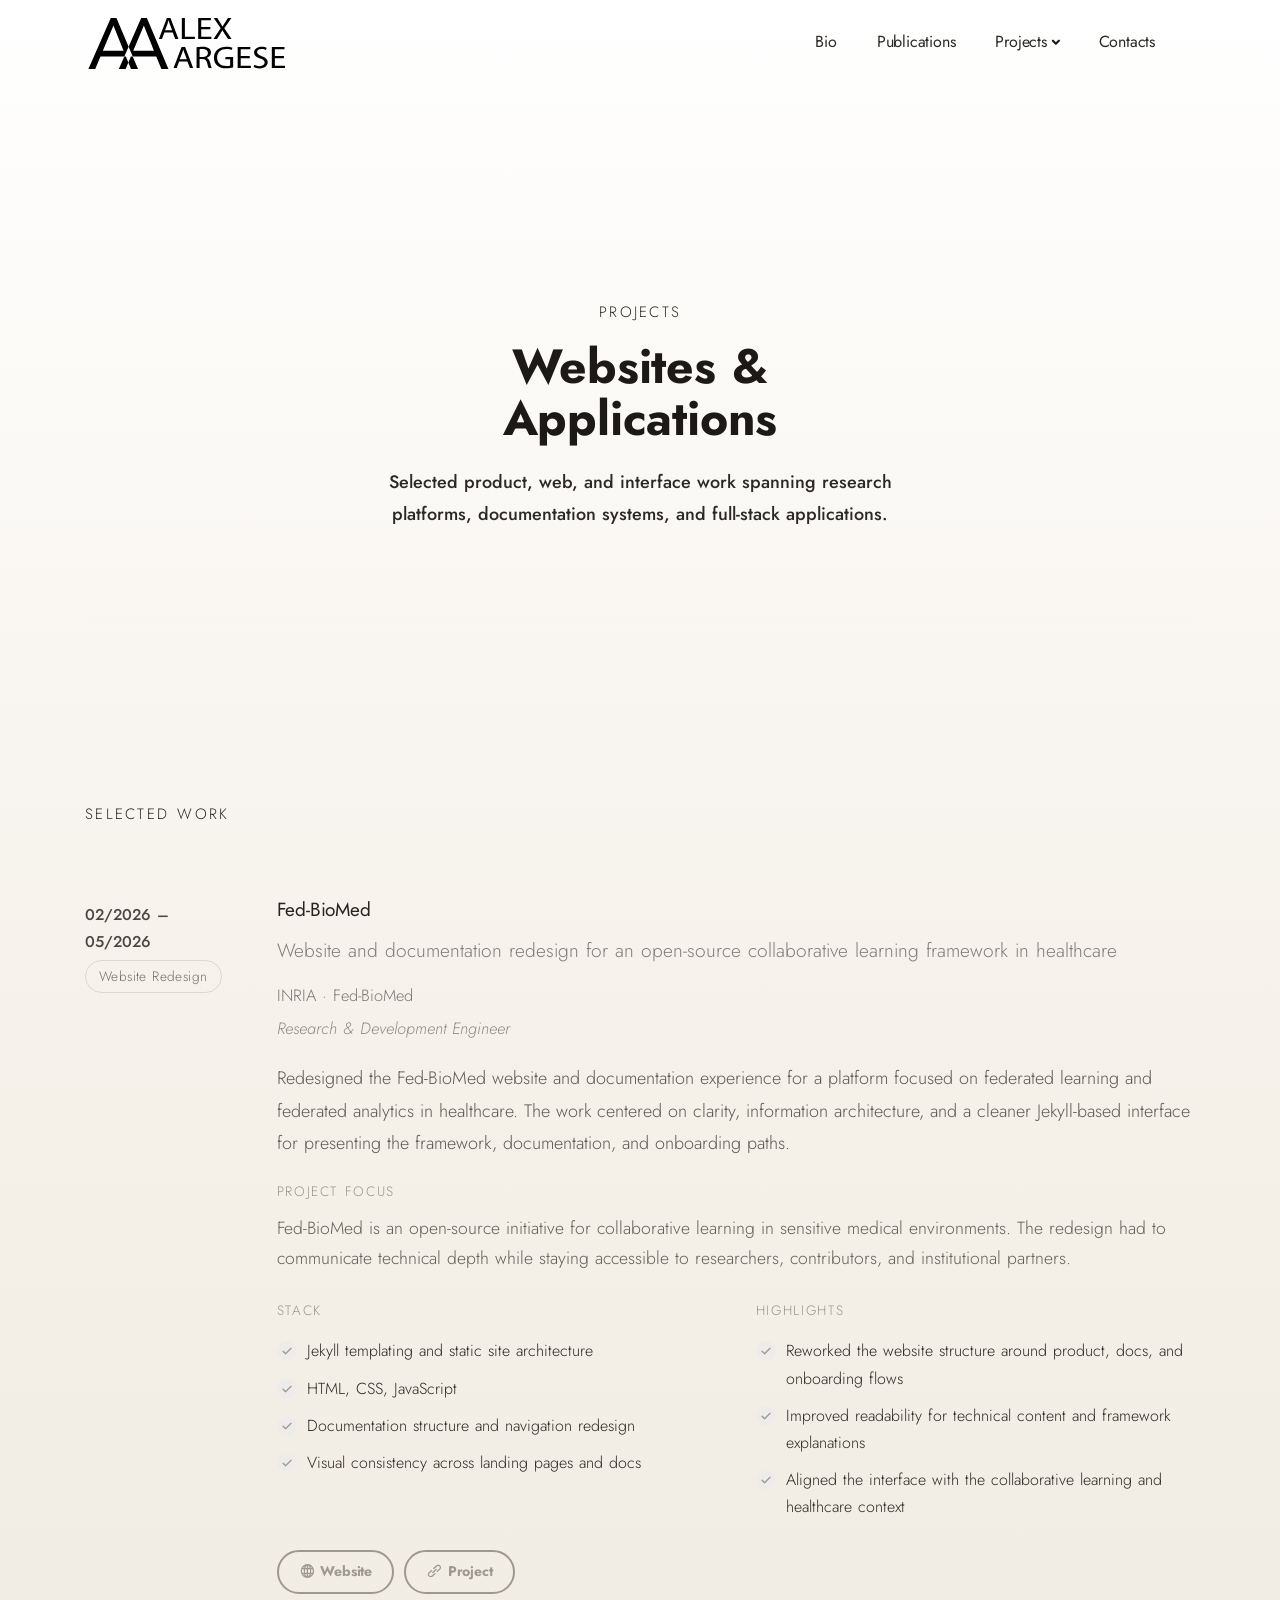
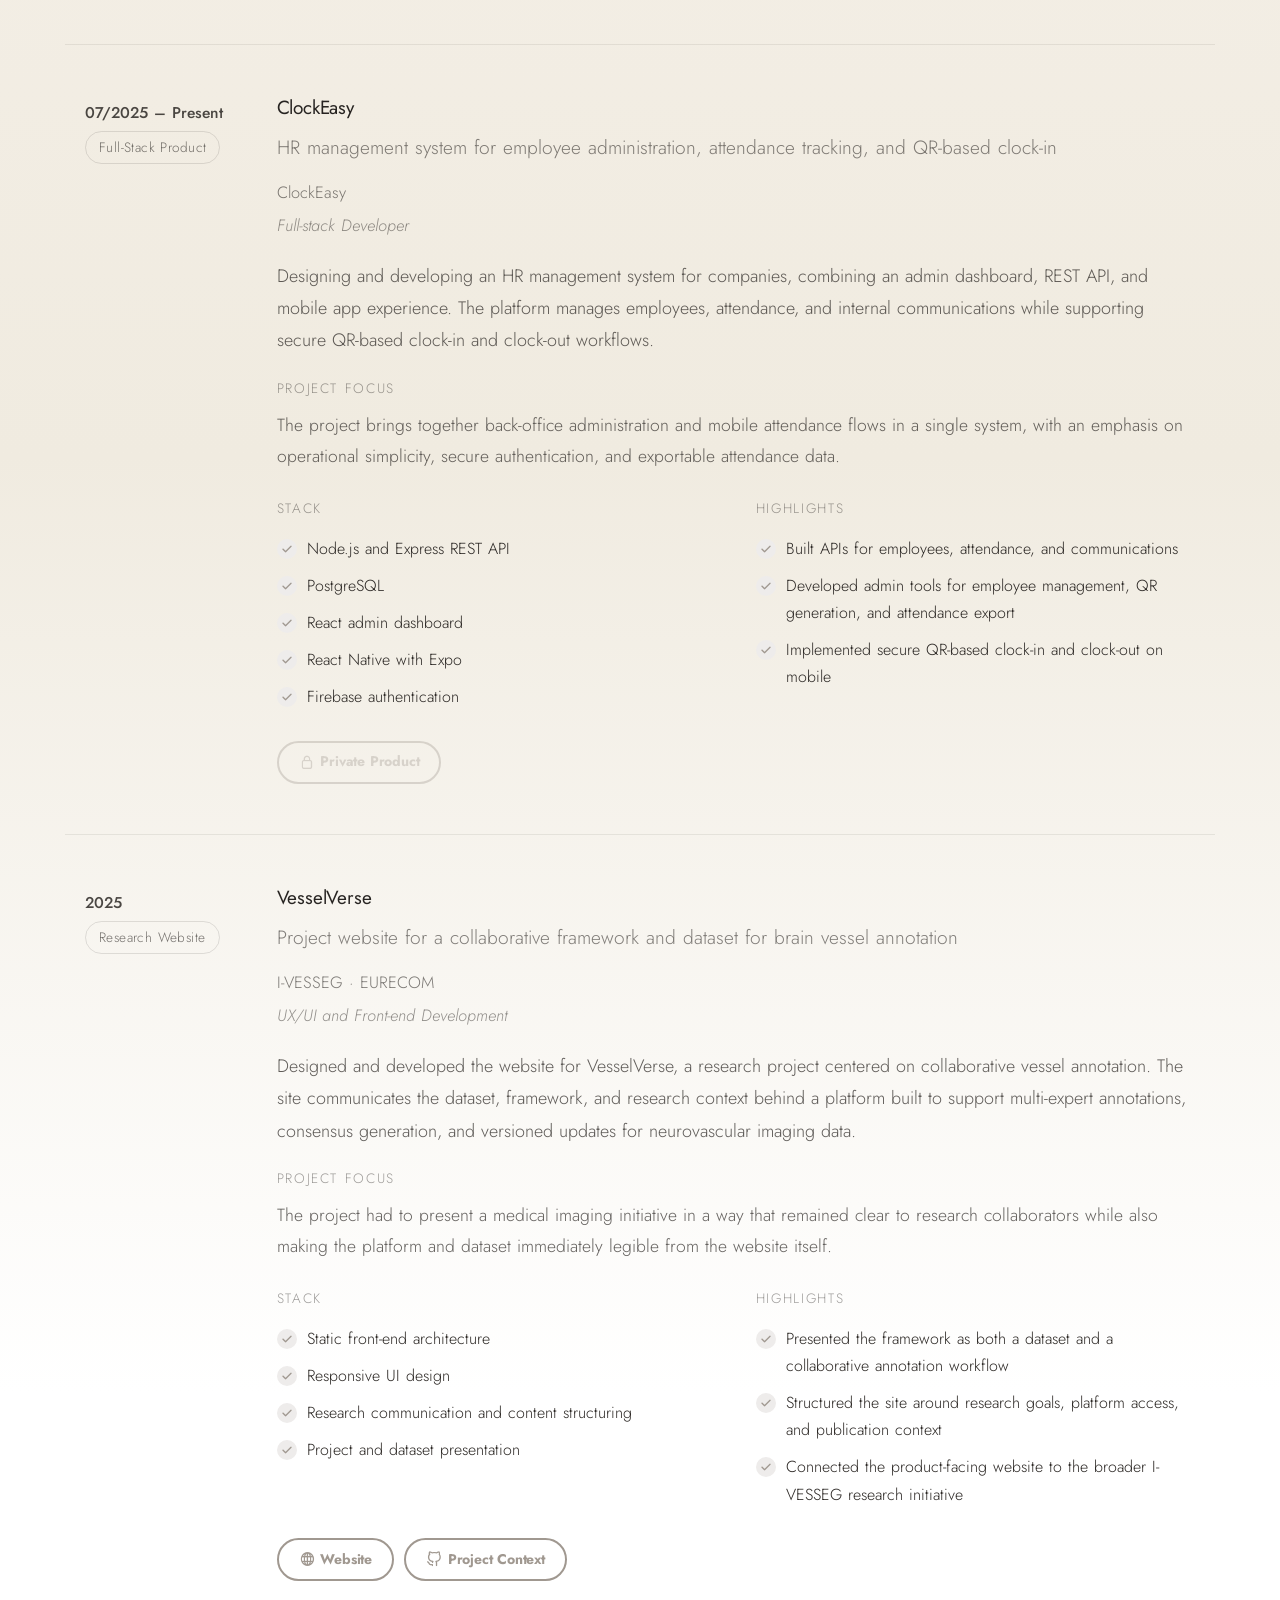
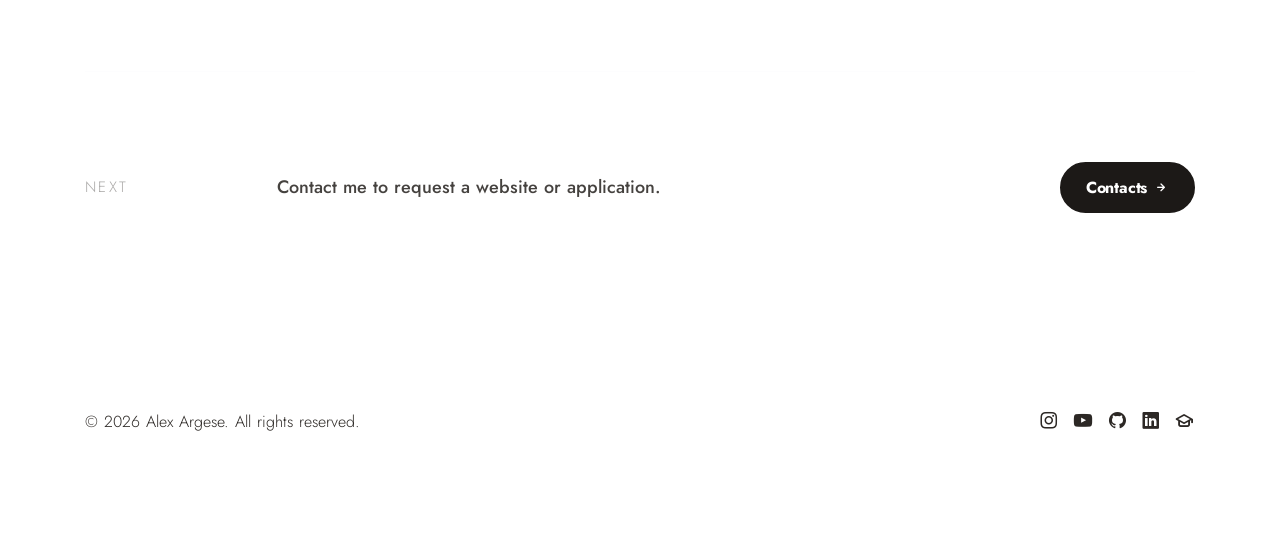
<file: websites/index.html>
<!DOCTYPE html>
<html lang="en">
<head>
  <meta charset="utf-8">






<!-- Primary Meta Tags -->
<title>Websites & Applications — Alex Argese | Full-Stack Developer</title>
<meta name="title" content="Websites & Applications — Alex Argese | Full-Stack Developer">
<meta name="description" content="Web development portfolio of Alex Argese: Fed-BioMed healthcare platform redesign (Jekyll), ClockEasy HR management system (Node.js, React, React Native), VesselVerse research website (EURECOM/I-VESSEG).">
<meta name="author" content="Alex Argese">
<meta name="robots" content="index, follow">

<!-- Canonical URL -->
<link rel="canonical" href="https://alexargese.github.io/websites/">

<!-- Open Graph / Facebook -->
<meta property="og:type" content="website">
<meta property="og:url" content="https://alexargese.github.io/websites/">
<meta property="og:title" content="Websites & Applications — Alex Argese | Full-Stack Developer">
<meta property="og:description" content="Web development portfolio of Alex Argese: Fed-BioMed healthcare platform redesign (Jekyll), ClockEasy HR management system (Node.js, React, React Native), VesselVerse research website (EURECOM/I-VESSEG).">
<meta property="og:locale" content="en_US">
<meta property="og:site_name" content="Alex Argese">

<meta property="og:image" content="https://alexargese.github.io/assets/img/alex_argese_og.png">
<meta property="og:image:alt" content="Websites & Applications — Alex Argese | Full-Stack Developer">


<!-- Twitter -->
<meta property="twitter:card" content="summary_large_image">
<meta property="twitter:url" content="https://alexargese.github.io/websites/">
<meta property="twitter:title" content="Websites & Applications — Alex Argese | Full-Stack Developer">
<meta property="twitter:description" content="Web development portfolio of Alex Argese: Fed-BioMed healthcare platform redesign (Jekyll), ClockEasy HR management system (Node.js, React, React Native), VesselVerse research website (EURECOM/I-VESSEG).">

<meta property="twitter:image" content="https://alexargese.github.io/assets/img/alex_argese_og.png">
<meta property="twitter:image:alt" content="Websites & Applications — Alex Argese | Full-Stack Developer">


<!-- JSON-LD Structured Data -->
<script type="application/ld+json">
{
  "@context": "https://schema.org",
  "@type": "Person",
  "name": "Alex Argese",
  "url": "https://alexargese.github.io/",
  "image": "https://alexargese.github.io/assets/img/photos/alex-argese-data-scientist-portrait.png",
  "jobTitle": "Data Scientist & Cinema and Digital Media Engineer",
  "description": "Data Scientist and Cinema & Digital Media Engineer specialising in AI-generated storytelling, NLP, multimedia production, and full-stack web development.",
  "sameAs": [
    "https://github.com/AlexArgese",
    "https://arxiv.org/search/?searchtype=author&query=Argese"
  ],
  "knowsAbout": ["Data Science", "Machine Learning", "NLP", "Computer Vision", "Scientific Storytelling", "VR/AR", "Film Production", "Web Development"],
  "alumniOf": [
    {"@type": "CollegeOrUniversity", "name": "Politecnico di Torino"},
    {"@type": "CollegeOrUniversity", "name": "EURECOM"}
  ]
}
</script>

<meta name="viewport" content="width=device-width, initial-scale=1.0">

  <!-- Stylesheets-->
  <link rel="shortcut icon" href="/assets/img/favicon.webp" />
<link rel="stylesheet" href="/assets/css/plugins.css">

<link rel="stylesheet" href="/assets/css/styles.css">






  
</head>
<body class="">
  <div class="content-wrapper" style="background: linear-gradient(180deg, #ffffff 0%, #f5f0e8 30%, #f0ebe0 55%, #ffffff 80%);">

<header class="position-absolute w-100" style="z-index: 1000;">


<nav class="navbar navbar-expand-lg classic navbar-light">
  
    <div class="container flex-lg-row flex-nowrap align-items-center">
  
    <div class="navbar-brand w-100">
      <a href="/">
        
          <img class="w-20" src="/assets/icons/alex_logo.svg" srcset="/assets/icons/alex_logo.svg 2x" alt="" />
        
      </a>
    </div>
    <div class="navbar-collapse offcanvas offcanvas-nav offcanvas-start">
      <!-- DEBUG START -->
      <div class="offcanvas-header d-lg-none">
        <h3 class="text-white fs-30 mb-0">Alex Argese</h3>
        <button type="button" class="btn-close btn-close-white ms-auto" data-bs-dismiss="offcanvas" aria-label="Close"></button>
      </div>
      <!-- DEBUG END -->
      <div class="offcanvas-body  d-flex flex-column h-100">
        
          <!-- Standard Navigation -->
          
<ul class="navbar-nav"> 
  
  
  <li class="nav-item">
    <a class="nav-link" href="/bio/">Bio</a>
  </li>
  
  
  
  <li class="nav-item">
    <a class="nav-link" href="/publications/">Publications</a>
  </li>
  
  
  
  <li class="nav-item dropdown">
    <a class="nav-link dropdown-toggle" href="/projects/" data-bs-toggle="dropdown" data-nav-parent-link="true">Projects</a>
    <ul class="dropdown-menu">
      
      
      <li class="nav-item"><a class="dropdown-item" href="/research-projects/">Research projects</a></li>
      
      
      
      <li class="nav-item"><a class="dropdown-item" href="/websites/">Websites</a></li>
      
      
      
      <li class="nav-item"><a class="dropdown-item" href="/multimedia-projects/">Multimedia projects</a></li>
      
      
    </ul>
  </li>
  
  
  
  <li class="nav-item">
    <a class="nav-link" href="/contacts/">Contacts</a>
  </li>
  
  
</ul>


        
        
        <div class="offcanvas-footer d-lg-none">
          <div>
            <a href="mailto:argesealex@gmail.com" class="link-inverse">argesealex@gmail.com</a>
            <br />+39 329 117 1875<br />
            <nav class="nav social social-white mt-4">
              
            </nav>
          </div>
        </div>
        <!-- /.offcanvas-footer -->
      </div>
      <!-- /.offcanvas-body -->
    </div>
    <!-- /.navbar-collapse -->
    
    <div class="navbar-other ms-lg-4">
      <ul class="navbar-nav flex-row align-items-center ms-auto">
        
        
        
        
        
        
        
        
        
        
        
        
        <li class="nav-item d-lg-none">
          <button class="hamburger offcanvas-nav-btn"><span></span></button>
        </li>
      </ul>
    </div>
  
    </div>
    <!-- /.container -->
  
</nav>
<!-- /.navbar -->








</header>

<section class="wrapper" style="background: transparent;">
  <div class="container pt-18 pt-md-22 pb-10 pb-md-14 text-center">
    <div class="row">
      <div class="col-lg-8 col-xl-6 mx-auto">
        <div data-cues="slideInDown" data-group="website-title">
          <p class="mb-3" style="letter-spacing: 0.15em; text-transform: uppercase; font-size: 0.75rem; opacity: 0.4;">Projects</p>
          <h1 class="display-1 mb-4" style="line-height: 1.1;">Websites &amp; Applications</h1>
          <p class="lead mb-0 mx-auto" style="opacity: 0.85; line-height: 1.8; max-width: 42rem;">Selected product, web, and interface work spanning research platforms, documentation systems, and full-stack applications.</p>
        </div>
      </div>
    </div>
    <hr class="mt-14 mb-0" style="opacity: 0.12;" />
  </div>
</section>

<section class="wrapper" style="background: transparent;">
  <div class="container py-12 py-md-14">

    <p class="mb-12" style="letter-spacing: 0.15em; text-transform: uppercase; font-size: 0.75rem; opacity: 0.4;" data-cue="slideInDown">Selected Work</p>

    
    <div class="row gx-lg-8 align-items-start pb-10 mb-10" style="border-bottom: 1px solid rgba(28,25,23,0.08);" data-cue="slideInDown">

      <div class="col-lg-2 mt-1 mb-4 mb-lg-0">
        <p class="mb-1" style="font-size: 0.78rem; font-weight: 500; opacity: 0.85;">02/2026 – 05/2026</p>
        <span style="display: inline-block; padding: 0.2rem 0.65rem; border: 1px solid rgba(28,25,23,0.18); border-radius: 2rem; font-size: 0.68rem; opacity: 0.65; letter-spacing: 0.03em;">Website Redesign</span>
      </div>

      <div class="col-lg-10">
        <h2 class="h4 mb-2" style="font-weight: 400; line-height: 1.4; opacity: 0.95;">Fed-BioMed</h2>

        
        <p class="mb-3" style="font-size: 0.96rem; opacity: 0.58;">Website and documentation redesign for an open-source collaborative learning framework in healthcare</p>
        

        
        <p class="mb-1" style="font-size: 0.82rem; opacity: 0.6;">INRIA · Fed-BioMed</p>
        

        
        <p class="mb-0" style="font-size: 0.82rem; opacity: 0.5; font-style: italic;">Research &amp; Development Engineer</p>
        

        
        <p class="mt-4 mb-0" style="font-size: 0.9rem; opacity: 0.75; line-height: 1.8;">Redesigned the Fed-BioMed website and documentation experience for a platform focused on federated learning and federated analytics in healthcare. The work centered on clarity, information architecture, and a cleaner Jekyll-based interface for presenting the framework, documentation, and onboarding paths.</p>
        

        
        <div class="mt-4">
          <p class="mb-2" style="letter-spacing: 0.12em; text-transform: uppercase; font-size: 0.68rem; opacity: 0.45;">Project Focus</p>
          <p class="mb-0" style="font-size: 0.88rem; opacity: 0.72; line-height: 1.75;">Fed-BioMed is an open-source initiative for collaborative learning in sensitive medical environments. The redesign had to communicate technical depth while staying accessible to researchers, contributors, and institutional partners.</p>
        </div>
        

        <div class="row gx-lg-8 mt-5">
          <div class="col-lg-6">
            
            <p class="mb-3" style="letter-spacing: 0.12em; text-transform: uppercase; font-size: 0.68rem; opacity: 0.45;">Stack</p>
            <ul class="icon-list bullet-bg bullet-soft-ash mb-0">
              
              <li class="mb-2"><span><i class="uil uil-check"></i></span><span>Jekyll templating and static site architecture</span></li>
              
              <li class="mb-2"><span><i class="uil uil-check"></i></span><span>HTML, CSS, JavaScript</span></li>
              
              <li class="mb-2"><span><i class="uil uil-check"></i></span><span>Documentation structure and navigation redesign</span></li>
              
              <li class="mb-2"><span><i class="uil uil-check"></i></span><span>Visual consistency across landing pages and docs</span></li>
              
            </ul>
            
          </div>

          <div class="col-lg-6 mt-6 mt-lg-0">
            
            <p class="mb-3" style="letter-spacing: 0.12em; text-transform: uppercase; font-size: 0.68rem; opacity: 0.45;">Highlights</p>
            <ul class="icon-list bullet-bg bullet-soft-ash mb-0">
              
              <li class="mb-2"><span><i class="uil uil-check"></i></span><span>Reworked the website structure around product, docs, and onboarding flows</span></li>
              
              <li class="mb-2"><span><i class="uil uil-check"></i></span><span>Improved readability for technical content and framework explanations</span></li>
              
              <li class="mb-2"><span><i class="uil uil-check"></i></span><span>Aligned the interface with the collaborative learning and healthcare context</span></li>
              
            </ul>
            
          </div>
        </div>

        
        <div class="d-flex flex-wrap gap-2 mt-4" style="align-items: center;">
          
          
          <a href="https://fedbiomed.org/" class="btn btn-sm btn-outline-ash btn-icon btn-icon-start rounded-pill" target="_blank" rel="noopener">
            <i class="uil uil-globe"></i> Website
          </a>
          
          
          
          <a href="https://github.com/fedbiomed/fedbiomed" class="btn btn-sm btn-outline-ash btn-icon btn-icon-start rounded-pill" target="_blank" rel="noopener">
            <i class="uil uil-link-alt"></i> Project
          </a>
          
          
        </div>
        
      </div>

    </div>
    
    <div class="row gx-lg-8 align-items-start pb-10 mb-10" style="border-bottom: 1px solid rgba(28,25,23,0.08);" data-cue="slideInDown">

      <div class="col-lg-2 mt-1 mb-4 mb-lg-0">
        <p class="mb-1" style="font-size: 0.78rem; font-weight: 500; opacity: 0.85;">07/2025 – Present</p>
        <span style="display: inline-block; padding: 0.2rem 0.65rem; border: 1px solid rgba(28,25,23,0.18); border-radius: 2rem; font-size: 0.68rem; opacity: 0.65; letter-spacing: 0.03em;">Full-Stack Product</span>
      </div>

      <div class="col-lg-10">
        <h2 class="h4 mb-2" style="font-weight: 400; line-height: 1.4; opacity: 0.95;">ClockEasy</h2>

        
        <p class="mb-3" style="font-size: 0.96rem; opacity: 0.58;">HR management system for employee administration, attendance tracking, and QR-based clock-in</p>
        

        
        <p class="mb-1" style="font-size: 0.82rem; opacity: 0.6;">ClockEasy</p>
        

        
        <p class="mb-0" style="font-size: 0.82rem; opacity: 0.5; font-style: italic;">Full-stack Developer</p>
        

        
        <p class="mt-4 mb-0" style="font-size: 0.9rem; opacity: 0.75; line-height: 1.8;">Designing and developing an HR management system for companies, combining an admin dashboard, REST API, and mobile app experience. The platform manages employees, attendance, and internal communications while supporting secure QR-based clock-in and clock-out workflows.</p>
        

        
        <div class="mt-4">
          <p class="mb-2" style="letter-spacing: 0.12em; text-transform: uppercase; font-size: 0.68rem; opacity: 0.45;">Project Focus</p>
          <p class="mb-0" style="font-size: 0.88rem; opacity: 0.72; line-height: 1.75;">The project brings together back-office administration and mobile attendance flows in a single system, with an emphasis on operational simplicity, secure authentication, and exportable attendance data.</p>
        </div>
        

        <div class="row gx-lg-8 mt-5">
          <div class="col-lg-6">
            
            <p class="mb-3" style="letter-spacing: 0.12em; text-transform: uppercase; font-size: 0.68rem; opacity: 0.45;">Stack</p>
            <ul class="icon-list bullet-bg bullet-soft-ash mb-0">
              
              <li class="mb-2"><span><i class="uil uil-check"></i></span><span>Node.js and Express REST API</span></li>
              
              <li class="mb-2"><span><i class="uil uil-check"></i></span><span>PostgreSQL</span></li>
              
              <li class="mb-2"><span><i class="uil uil-check"></i></span><span>React admin dashboard</span></li>
              
              <li class="mb-2"><span><i class="uil uil-check"></i></span><span>React Native with Expo</span></li>
              
              <li class="mb-2"><span><i class="uil uil-check"></i></span><span>Firebase authentication</span></li>
              
            </ul>
            
          </div>

          <div class="col-lg-6 mt-6 mt-lg-0">
            
            <p class="mb-3" style="letter-spacing: 0.12em; text-transform: uppercase; font-size: 0.68rem; opacity: 0.45;">Highlights</p>
            <ul class="icon-list bullet-bg bullet-soft-ash mb-0">
              
              <li class="mb-2"><span><i class="uil uil-check"></i></span><span>Built APIs for employees, attendance, and communications</span></li>
              
              <li class="mb-2"><span><i class="uil uil-check"></i></span><span>Developed admin tools for employee management, QR generation, and attendance export</span></li>
              
              <li class="mb-2"><span><i class="uil uil-check"></i></span><span>Implemented secure QR-based clock-in and clock-out on mobile</span></li>
              
            </ul>
            
          </div>
        </div>

        
        <div class="d-flex flex-wrap gap-2 mt-4" style="align-items: center;">
          
          
          <span class="btn btn-sm btn-outline-ash btn-icon btn-icon-start rounded-pill disabled" style="opacity: 0.35; pointer-events: none;">
            <i class="uil uil-lock"></i> Private Product
          </span>
          
          
        </div>
        
      </div>

    </div>
    
    <div class="row gx-lg-8 align-items-start " style="" data-cue="slideInDown">

      <div class="col-lg-2 mt-1 mb-4 mb-lg-0">
        <p class="mb-1" style="font-size: 0.78rem; font-weight: 500; opacity: 0.85;">2025</p>
        <span style="display: inline-block; padding: 0.2rem 0.65rem; border: 1px solid rgba(28,25,23,0.18); border-radius: 2rem; font-size: 0.68rem; opacity: 0.65; letter-spacing: 0.03em;">Research Website</span>
      </div>

      <div class="col-lg-10">
        <h2 class="h4 mb-2" style="font-weight: 400; line-height: 1.4; opacity: 0.95;">VesselVerse</h2>

        
        <p class="mb-3" style="font-size: 0.96rem; opacity: 0.58;">Project website for a collaborative framework and dataset for brain vessel annotation</p>
        

        
        <p class="mb-1" style="font-size: 0.82rem; opacity: 0.6;">I-VESSEG · EURECOM</p>
        

        
        <p class="mb-0" style="font-size: 0.82rem; opacity: 0.5; font-style: italic;">UX/UI and Front-end Development</p>
        

        
        <p class="mt-4 mb-0" style="font-size: 0.9rem; opacity: 0.75; line-height: 1.8;">Designed and developed the website for VesselVerse, a research project centered on collaborative vessel annotation. The site communicates the dataset, framework, and research context behind a platform built to support multi-expert annotations, consensus generation, and versioned updates for neurovascular imaging data.</p>
        

        
        <div class="mt-4">
          <p class="mb-2" style="letter-spacing: 0.12em; text-transform: uppercase; font-size: 0.68rem; opacity: 0.45;">Project Focus</p>
          <p class="mb-0" style="font-size: 0.88rem; opacity: 0.72; line-height: 1.75;">The project had to present a medical imaging initiative in a way that remained clear to research collaborators while also making the platform and dataset immediately legible from the website itself.</p>
        </div>
        

        <div class="row gx-lg-8 mt-5">
          <div class="col-lg-6">
            
            <p class="mb-3" style="letter-spacing: 0.12em; text-transform: uppercase; font-size: 0.68rem; opacity: 0.45;">Stack</p>
            <ul class="icon-list bullet-bg bullet-soft-ash mb-0">
              
              <li class="mb-2"><span><i class="uil uil-check"></i></span><span>Static front-end architecture</span></li>
              
              <li class="mb-2"><span><i class="uil uil-check"></i></span><span>Responsive UI design</span></li>
              
              <li class="mb-2"><span><i class="uil uil-check"></i></span><span>Research communication and content structuring</span></li>
              
              <li class="mb-2"><span><i class="uil uil-check"></i></span><span>Project and dataset presentation</span></li>
              
            </ul>
            
          </div>

          <div class="col-lg-6 mt-6 mt-lg-0">
            
            <p class="mb-3" style="letter-spacing: 0.12em; text-transform: uppercase; font-size: 0.68rem; opacity: 0.45;">Highlights</p>
            <ul class="icon-list bullet-bg bullet-soft-ash mb-0">
              
              <li class="mb-2"><span><i class="uil uil-check"></i></span><span>Presented the framework as both a dataset and a collaborative annotation workflow</span></li>
              
              <li class="mb-2"><span><i class="uil uil-check"></i></span><span>Structured the site around research goals, platform access, and publication context</span></li>
              
              <li class="mb-2"><span><i class="uil uil-check"></i></span><span>Connected the product-facing website to the broader I-VESSEG research initiative</span></li>
              
            </ul>
            
          </div>
        </div>

        
        <div class="d-flex flex-wrap gap-2 mt-4" style="align-items: center;">
          
          
          <a href="https://i-vesseg.github.io/vesselverse/" class="btn btn-sm btn-outline-ash btn-icon btn-icon-start rounded-pill" target="_blank" rel="noopener">
            <i class="uil uil-globe"></i> Website
          </a>
          
          
          
          <a href="https://i-vesseg.github.io/" class="btn btn-sm btn-outline-ash btn-icon btn-icon-start rounded-pill" target="_blank" rel="noopener">
            <i class="uil uil-github-alt"></i> Project Context
          </a>
          
          
        </div>
        
      </div>

    </div>
    

  </div>
  <div class="container"><hr style="opacity: 0.12; margin: 0;" /></div>
</section>

<section class="wrapper" style="background: transparent;">
  <div class="container py-12 py-md-14">
    <div class="row gx-lg-8 align-items-center" data-cues="slideInDown">

      <div class="col-lg-2">
        <p class="mb-4 mb-lg-0" style="letter-spacing: 0.15em; text-transform: uppercase; font-size: 0.75rem; opacity: 0.4;">Next</p>
      </div>

      <div class="col-lg-7">
        <p class="lead mb-0" style="opacity: 0.88;">Contact me to request a website or application.</p>
      </div>

      <div class="col-lg-3 mt-5 mt-lg-0 text-lg-end">
        <a href="/contacts/" class="btn btn-primary rounded-pill btn-icon btn-icon-end">
          Contacts <i class="uil uil-arrow-right"></i>
        </a>
      </div>

    </div>
  </div>
</section>









<footer class="bg-white text-dark">
  <div class="container py-13 py-md-15">
    <div class="d-md-flex align-items-center justify-content-between">
  <p class="mb-2 mb-lg-0">© 2026 Alex Argese. All rights reserved.</p>
  <nav class="nav social social-muted mb-0 text-md-end">
    
      <a href="https://www.instagram.com/alex_argese/"><i class="uil uil-instagram"></i></a>
    
      <a href="https://www.youtube.com/@alexargese3462"><i class="uil uil-youtube"></i></a>
    
      <a href="https://github.com/AlexArgese"><i class="uil uil-github"></i></a>
    
      <a href="https://www.linkedin.com/in/alex-argese-870228276/"><i class="uil uil-linkedin"></i></a>
    
      <a href="https://scholar.google.com/citations?user=CiZTclIAAAAJ&amp;hl=it&amp;oi=ao"><i class="uil uil-graduation-cap"></i></a>
    
    
  </nav>
  <!-- /.social -->
</div>
  </div>
</footer>


</div>

  <!-- Modals -->
  

  

  <!-- Scroll To Top Button -->
  
<div class="progress-wrap active-progress">
    <svg class="progress-circle svg-content" width="100%" height="100%" viewBox="-1 -1 102 102">
      <path d="M50,1 a49,49 0 0,1 0,98 a49,49 0 0,1 0,-98" style="transition: stroke-dashoffset 10ms linear 0s; stroke-dasharray: 307.919px, 307.919px; stroke-dashoffset: 0px;"></path>
    </svg>
  </div>

  <!-- Site Scripts-->
  <script src="/assets/js/bootstrap.bundle.js"></script>
<script src="/assets/js/plugins.js"></script>
<script src="/assets/js/theme.js"></script>

</body>
</html>
</file>
<file: assets/css/plugins.css>
@charset "UTF-8";
/*!
 * animate.css - https://animate.style/
 * Version - 4.1.1
 * Licensed under the MIT license - http://opensource.org/licenses/MIT
 *
 * Copyright (c) 2020 Animate.css
 */
:root {
  --animate-duration: 1s;
  --animate-delay: 1s;
  --animate-repeat: 1
}
.animate__animated {
  -webkit-animation-duration: 1s;
  animation-duration: 1s;
  -webkit-animation-duration: var(--animate-duration);
  animation-duration: var(--animate-duration);
  -webkit-animation-fill-mode: both;
  animation-fill-mode: both
}
.animate__animated.animate__infinite {
  -webkit-animation-iteration-count: infinite;
  animation-iteration-count: infinite
}
.animate__animated.animate__repeat-1 {
  -webkit-animation-iteration-count: 1;
  animation-iteration-count: 1;
  -webkit-animation-iteration-count: var(--animate-repeat);
  animation-iteration-count: var(--animate-repeat)
}
.animate__animated.animate__repeat-2 {
  -webkit-animation-iteration-count: 2;
  animation-iteration-count: 2;
  -webkit-animation-iteration-count: calc(var(--animate-repeat)*2);
  animation-iteration-count: calc(var(--animate-repeat)*2)
}
.animate__animated.animate__repeat-3 {
  -webkit-animation-iteration-count: 3;
  animation-iteration-count: 3;
  -webkit-animation-iteration-count: calc(var(--animate-repeat)*3);
  animation-iteration-count: calc(var(--animate-repeat)*3)
}
.animate__animated.animate__delay-1s {
  -webkit-animation-delay: 1s;
  animation-delay: 1s;
  -webkit-animation-delay: var(--animate-delay);
  animation-delay: var(--animate-delay)
}
.animate__animated.animate__delay-2s {
  -webkit-animation-delay: 2s;
  animation-delay: 2s;
  -webkit-animation-delay: calc(var(--animate-delay)*2);
  animation-delay: calc(var(--animate-delay)*2)
}
.animate__animated.animate__delay-3s {
  -webkit-animation-delay: 3s;
  animation-delay: 3s;
  -webkit-animation-delay: calc(var(--animate-delay)*3);
  animation-delay: calc(var(--animate-delay)*3)
}
.animate__animated.animate__delay-4s {
  -webkit-animation-delay: 4s;
  animation-delay: 4s;
  -webkit-animation-delay: calc(var(--animate-delay)*4);
  animation-delay: calc(var(--animate-delay)*4)
}
.animate__animated.animate__delay-5s {
  -webkit-animation-delay: 5s;
  animation-delay: 5s;
  -webkit-animation-delay: calc(var(--animate-delay)*5);
  animation-delay: calc(var(--animate-delay)*5)
}
.animate__animated.animate__faster {
  -webkit-animation-duration: .5s;
  animation-duration: .5s;
  -webkit-animation-duration: calc(var(--animate-duration)/2);
  animation-duration: calc(var(--animate-duration)/2)
}
.animate__animated.animate__fast {
  -webkit-animation-duration: .8s;
  animation-duration: .8s;
  -webkit-animation-duration: calc(var(--animate-duration)*0.8);
  animation-duration: calc(var(--animate-duration)*0.8)
}
.animate__animated.animate__slow {
  -webkit-animation-duration: 2s;
  animation-duration: 2s;
  -webkit-animation-duration: calc(var(--animate-duration)*2);
  animation-duration: calc(var(--animate-duration)*2)
}
.animate__animated.animate__slower {
  -webkit-animation-duration: 3s;
  animation-duration: 3s;
  -webkit-animation-duration: calc(var(--animate-duration)*3);
  animation-duration: calc(var(--animate-duration)*3)
}
@media (prefers-reduced-motion:reduce),
print {
  .animate__animated {
    -webkit-animation-duration: 1ms !important;
    animation-duration: 1ms !important;
    -webkit-transition-duration: 1ms !important;
    transition-duration: 1ms !important;
    -webkit-animation-iteration-count: 1 !important;
    animation-iteration-count: 1 !important
  }
  .animate__animated[class*=Out] {
    opacity: 0
  }
}
@-webkit-keyframes bounce {
  0%,
  20%,
  53%,
  to {
    -webkit-animation-timing-function: cubic-bezier(.215, .61, .355, 1);
    animation-timing-function: cubic-bezier(.215, .61, .355, 1);
    -webkit-transform: translateZ(0);
    transform: translateZ(0)
  }
  40%,
  43% {
    -webkit-animation-timing-function: cubic-bezier(.755, .05, .855, .06);
    animation-timing-function: cubic-bezier(.755, .05, .855, .06);
    -webkit-transform: translate3d(0, -30px, 0) scaleY(1.1);
    transform: translate3d(0, -30px, 0) scaleY(1.1)
  }
  70% {
    -webkit-animation-timing-function: cubic-bezier(.755, .05, .855, .06);
    animation-timing-function: cubic-bezier(.755, .05, .855, .06);
    -webkit-transform: translate3d(0, -15px, 0) scaleY(1.05);
    transform: translate3d(0, -15px, 0) scaleY(1.05)
  }
  80% {
    -webkit-transition-timing-function: cubic-bezier(.215, .61, .355, 1);
    transition-timing-function: cubic-bezier(.215, .61, .355, 1);
    -webkit-transform: translateZ(0) scaleY(.95);
    transform: translateZ(0) scaleY(.95)
  }
  90% {
    -webkit-transform: translate3d(0, -4px, 0) scaleY(1.02);
    transform: translate3d(0, -4px, 0) scaleY(1.02)
  }
}
@keyframes bounce {
  0%,
  20%,
  53%,
  to {
    -webkit-animation-timing-function: cubic-bezier(.215, .61, .355, 1);
    animation-timing-function: cubic-bezier(.215, .61, .355, 1);
    -webkit-transform: translateZ(0);
    transform: translateZ(0)
  }
  40%,
  43% {
    -webkit-animation-timing-function: cubic-bezier(.755, .05, .855, .06);
    animation-timing-function: cubic-bezier(.755, .05, .855, .06);
    -webkit-transform: translate3d(0, -30px, 0) scaleY(1.1);
    transform: translate3d(0, -30px, 0) scaleY(1.1)
  }
  70% {
    -webkit-animation-timing-function: cubic-bezier(.755, .05, .855, .06);
    animation-timing-function: cubic-bezier(.755, .05, .855, .06);
    -webkit-transform: translate3d(0, -15px, 0) scaleY(1.05);
    transform: translate3d(0, -15px, 0) scaleY(1.05)
  }
  80% {
    -webkit-transition-timing-function: cubic-bezier(.215, .61, .355, 1);
    transition-timing-function: cubic-bezier(.215, .61, .355, 1);
    -webkit-transform: translateZ(0) scaleY(.95);
    transform: translateZ(0) scaleY(.95)
  }
  90% {
    -webkit-transform: translate3d(0, -4px, 0) scaleY(1.02);
    transform: translate3d(0, -4px, 0) scaleY(1.02)
  }
}
.animate__bounce {
  -webkit-animation-name: bounce;
  animation-name: bounce;
  -webkit-transform-origin: center bottom;
  transform-origin: center bottom
}
@-webkit-keyframes flash {
  0%,
  50%,
  to {
    opacity: 1
  }
  25%,
  75% {
    opacity: 0
  }
}
@keyframes flash {
  0%,
  50%,
  to {
    opacity: 1
  }
  25%,
  75% {
    opacity: 0
  }
}
.animate__flash {
  -webkit-animation-name: flash;
  animation-name: flash
}
@-webkit-keyframes pulse {
  0% {
    -webkit-transform: scaleX(1);
    transform: scaleX(1)
  }
  50% {
    -webkit-transform: scale3d(1.05, 1.05, 1.05);
    transform: scale3d(1.05, 1.05, 1.05)
  }
  to {
    -webkit-transform: scaleX(1);
    transform: scaleX(1)
  }
}
@keyframes pulse {
  0% {
    -webkit-transform: scaleX(1);
    transform: scaleX(1)
  }
  50% {
    -webkit-transform: scale3d(1.05, 1.05, 1.05);
    transform: scale3d(1.05, 1.05, 1.05)
  }
  to {
    -webkit-transform: scaleX(1);
    transform: scaleX(1)
  }
}
.animate__pulse {
  -webkit-animation-name: pulse;
  animation-name: pulse;
  -webkit-animation-timing-function: ease-in-out;
  animation-timing-function: ease-in-out
}
@-webkit-keyframes rubberBand {
  0% {
    -webkit-transform: scaleX(1);
    transform: scaleX(1)
  }
  30% {
    -webkit-transform: scale3d(1.25, .75, 1);
    transform: scale3d(1.25, .75, 1)
  }
  40% {
    -webkit-transform: scale3d(.75, 1.25, 1);
    transform: scale3d(.75, 1.25, 1)
  }
  50% {
    -webkit-transform: scale3d(1.15, .85, 1);
    transform: scale3d(1.15, .85, 1)
  }
  65% {
    -webkit-transform: scale3d(.95, 1.05, 1);
    transform: scale3d(.95, 1.05, 1)
  }
  75% {
    -webkit-transform: scale3d(1.05, .95, 1);
    transform: scale3d(1.05, .95, 1)
  }
  to {
    -webkit-transform: scaleX(1);
    transform: scaleX(1)
  }
}
@keyframes rubberBand {
  0% {
    -webkit-transform: scaleX(1);
    transform: scaleX(1)
  }
  30% {
    -webkit-transform: scale3d(1.25, .75, 1);
    transform: scale3d(1.25, .75, 1)
  }
  40% {
    -webkit-transform: scale3d(.75, 1.25, 1);
    transform: scale3d(.75, 1.25, 1)
  }
  50% {
    -webkit-transform: scale3d(1.15, .85, 1);
    transform: scale3d(1.15, .85, 1)
  }
  65% {
    -webkit-transform: scale3d(.95, 1.05, 1);
    transform: scale3d(.95, 1.05, 1)
  }
  75% {
    -webkit-transform: scale3d(1.05, .95, 1);
    transform: scale3d(1.05, .95, 1)
  }
  to {
    -webkit-transform: scaleX(1);
    transform: scaleX(1)
  }
}
.animate__rubberBand {
  -webkit-animation-name: rubberBand;
  animation-name: rubberBand
}
@-webkit-keyframes shakeX {
  0%,
  to {
    -webkit-transform: translateZ(0);
    transform: translateZ(0)
  }
  10%,
  30%,
  50%,
  70%,
  90% {
    -webkit-transform: translate3d(-10px, 0, 0);
    transform: translate3d(-10px, 0, 0)
  }
  20%,
  40%,
  60%,
  80% {
    -webkit-transform: translate3d(10px, 0, 0);
    transform: translate3d(10px, 0, 0)
  }
}
@keyframes shakeX {
  0%,
  to {
    -webkit-transform: translateZ(0);
    transform: translateZ(0)
  }
  10%,
  30%,
  50%,
  70%,
  90% {
    -webkit-transform: translate3d(-10px, 0, 0);
    transform: translate3d(-10px, 0, 0)
  }
  20%,
  40%,
  60%,
  80% {
    -webkit-transform: translate3d(10px, 0, 0);
    transform: translate3d(10px, 0, 0)
  }
}
.animate__shakeX {
  -webkit-animation-name: shakeX;
  animation-name: shakeX
}
@-webkit-keyframes shakeY {
  0%,
  to {
    -webkit-transform: translateZ(0);
    transform: translateZ(0)
  }
  10%,
  30%,
  50%,
  70%,
  90% {
    -webkit-transform: translate3d(0, -10px, 0);
    transform: translate3d(0, -10px, 0)
  }
  20%,
  40%,
  60%,
  80% {
    -webkit-transform: translate3d(0, 10px, 0);
    transform: translate3d(0, 10px, 0)
  }
}
@keyframes shakeY {
  0%,
  to {
    -webkit-transform: translateZ(0);
    transform: translateZ(0)
  }
  10%,
  30%,
  50%,
  70%,
  90% {
    -webkit-transform: translate3d(0, -10px, 0);
    transform: translate3d(0, -10px, 0)
  }
  20%,
  40%,
  60%,
  80% {
    -webkit-transform: translate3d(0, 10px, 0);
    transform: translate3d(0, 10px, 0)
  }
}
.animate__shakeY {
  -webkit-animation-name: shakeY;
  animation-name: shakeY
}
@-webkit-keyframes headShake {
  0% {
    -webkit-transform: translateX(0);
    transform: translateX(0)
  }
  6.5% {
    -webkit-transform: translateX(-6px) rotateY(-9deg);
    transform: translateX(-6px) rotateY(-9deg)
  }
  18.5% {
    -webkit-transform: translateX(5px) rotateY(7deg);
    transform: translateX(5px) rotateY(7deg)
  }
  31.5% {
    -webkit-transform: translateX(-3px) rotateY(-5deg);
    transform: translateX(-3px) rotateY(-5deg)
  }
  43.5% {
    -webkit-transform: translateX(2px) rotateY(3deg);
    transform: translateX(2px) rotateY(3deg)
  }
  50% {
    -webkit-transform: translateX(0);
    transform: translateX(0)
  }
}
@keyframes headShake {
  0% {
    -webkit-transform: translateX(0);
    transform: translateX(0)
  }
  6.5% {
    -webkit-transform: translateX(-6px) rotateY(-9deg);
    transform: translateX(-6px) rotateY(-9deg)
  }
  18.5% {
    -webkit-transform: translateX(5px) rotateY(7deg);
    transform: translateX(5px) rotateY(7deg)
  }
  31.5% {
    -webkit-transform: translateX(-3px) rotateY(-5deg);
    transform: translateX(-3px) rotateY(-5deg)
  }
  43.5% {
    -webkit-transform: translateX(2px) rotateY(3deg);
    transform: translateX(2px) rotateY(3deg)
  }
  50% {
    -webkit-transform: translateX(0);
    transform: translateX(0)
  }
}
.animate__headShake {
  -webkit-animation-timing-function: ease-in-out;
  animation-timing-function: ease-in-out;
  -webkit-animation-name: headShake;
  animation-name: headShake
}
@-webkit-keyframes swing {
  20% {
    -webkit-transform: rotate(15deg);
    transform: rotate(15deg)
  }
  40% {
    -webkit-transform: rotate(-10deg);
    transform: rotate(-10deg)
  }
  60% {
    -webkit-transform: rotate(5deg);
    transform: rotate(5deg)
  }
  80% {
    -webkit-transform: rotate(-5deg);
    transform: rotate(-5deg)
  }
  to {
    -webkit-transform: rotate(0deg);
    transform: rotate(0deg)
  }
}
@keyframes swing {
  20% {
    -webkit-transform: rotate(15deg);
    transform: rotate(15deg)
  }
  40% {
    -webkit-transform: rotate(-10deg);
    transform: rotate(-10deg)
  }
  60% {
    -webkit-transform: rotate(5deg);
    transform: rotate(5deg)
  }
  80% {
    -webkit-transform: rotate(-5deg);
    transform: rotate(-5deg)
  }
  to {
    -webkit-transform: rotate(0deg);
    transform: rotate(0deg)
  }
}
.animate__swing {
  -webkit-transform-origin: top center;
  transform-origin: top center;
  -webkit-animation-name: swing;
  animation-name: swing
}
@-webkit-keyframes tada {
  0% {
    -webkit-transform: scaleX(1);
    transform: scaleX(1)
  }
  10%,
  20% {
    -webkit-transform: scale3d(.9, .9, .9) rotate(-3deg);
    transform: scale3d(.9, .9, .9) rotate(-3deg)
  }
  30%,
  50%,
  70%,
  90% {
    -webkit-transform: scale3d(1.1, 1.1, 1.1) rotate(3deg);
    transform: scale3d(1.1, 1.1, 1.1) rotate(3deg)
  }
  40%,
  60%,
  80% {
    -webkit-transform: scale3d(1.1, 1.1, 1.1) rotate(-3deg);
    transform: scale3d(1.1, 1.1, 1.1) rotate(-3deg)
  }
  to {
    -webkit-transform: scaleX(1);
    transform: scaleX(1)
  }
}
@keyframes tada {
  0% {
    -webkit-transform: scaleX(1);
    transform: scaleX(1)
  }
  10%,
  20% {
    -webkit-transform: scale3d(.9, .9, .9) rotate(-3deg);
    transform: scale3d(.9, .9, .9) rotate(-3deg)
  }
  30%,
  50%,
  70%,
  90% {
    -webkit-transform: scale3d(1.1, 1.1, 1.1) rotate(3deg);
    transform: scale3d(1.1, 1.1, 1.1) rotate(3deg)
  }
  40%,
  60%,
  80% {
    -webkit-transform: scale3d(1.1, 1.1, 1.1) rotate(-3deg);
    transform: scale3d(1.1, 1.1, 1.1) rotate(-3deg)
  }
  to {
    -webkit-transform: scaleX(1);
    transform: scaleX(1)
  }
}
.animate__tada {
  -webkit-animation-name: tada;
  animation-name: tada
}
@-webkit-keyframes wobble {
  0% {
    -webkit-transform: translateZ(0);
    transform: translateZ(0)
  }
  15% {
    -webkit-transform: translate3d(-25%, 0, 0) rotate(-5deg);
    transform: translate3d(-25%, 0, 0) rotate(-5deg)
  }
  30% {
    -webkit-transform: translate3d(20%, 0, 0) rotate(3deg);
    transform: translate3d(20%, 0, 0) rotate(3deg)
  }
  45% {
    -webkit-transform: translate3d(-15%, 0, 0) rotate(-3deg);
    transform: translate3d(-15%, 0, 0) rotate(-3deg)
  }
  60% {
    -webkit-transform: translate3d(10%, 0, 0) rotate(2deg);
    transform: translate3d(10%, 0, 0) rotate(2deg)
  }
  75% {
    -webkit-transform: translate3d(-5%, 0, 0) rotate(-1deg);
    transform: translate3d(-5%, 0, 0) rotate(-1deg)
  }
  to {
    -webkit-transform: translateZ(0);
    transform: translateZ(0)
  }
}
@keyframes wobble {
  0% {
    -webkit-transform: translateZ(0);
    transform: translateZ(0)
  }
  15% {
    -webkit-transform: translate3d(-25%, 0, 0) rotate(-5deg);
    transform: translate3d(-25%, 0, 0) rotate(-5deg)
  }
  30% {
    -webkit-transform: translate3d(20%, 0, 0) rotate(3deg);
    transform: translate3d(20%, 0, 0) rotate(3deg)
  }
  45% {
    -webkit-transform: translate3d(-15%, 0, 0) rotate(-3deg);
    transform: translate3d(-15%, 0, 0) rotate(-3deg)
  }
  60% {
    -webkit-transform: translate3d(10%, 0, 0) rotate(2deg);
    transform: translate3d(10%, 0, 0) rotate(2deg)
  }
  75% {
    -webkit-transform: translate3d(-5%, 0, 0) rotate(-1deg);
    transform: translate3d(-5%, 0, 0) rotate(-1deg)
  }
  to {
    -webkit-transform: translateZ(0);
    transform: translateZ(0)
  }
}
.animate__wobble {
  -webkit-animation-name: wobble;
  animation-name: wobble
}
@-webkit-keyframes jello {
  0%,
  11.1%,
  to {
    -webkit-transform: translateZ(0);
    transform: translateZ(0)
  }
  22.2% {
    -webkit-transform: skewX(-12.5deg) skewY(-12.5deg);
    transform: skewX(-12.5deg) skewY(-12.5deg)
  }
  33.3% {
    -webkit-transform: skewX(6.25deg) skewY(6.25deg);
    transform: skewX(6.25deg) skewY(6.25deg)
  }
  44.4% {
    -webkit-transform: skewX(-3.125deg) skewY(-3.125deg);
    transform: skewX(-3.125deg) skewY(-3.125deg)
  }
  55.5% {
    -webkit-transform: skewX(1.5625deg) skewY(1.5625deg);
    transform: skewX(1.5625deg) skewY(1.5625deg)
  }
  66.6% {
    -webkit-transform: skewX(-.78125deg) skewY(-.78125deg);
    transform: skewX(-.78125deg) skewY(-.78125deg)
  }
  77.7% {
    -webkit-transform: skewX(.390625deg) skewY(.390625deg);
    transform: skewX(.390625deg) skewY(.390625deg)
  }
  88.8% {
    -webkit-transform: skewX(-.1953125deg) skewY(-.1953125deg);
    transform: skewX(-.1953125deg) skewY(-.1953125deg)
  }
}
@keyframes jello {
  0%,
  11.1%,
  to {
    -webkit-transform: translateZ(0);
    transform: translateZ(0)
  }
  22.2% {
    -webkit-transform: skewX(-12.5deg) skewY(-12.5deg);
    transform: skewX(-12.5deg) skewY(-12.5deg)
  }
  33.3% {
    -webkit-transform: skewX(6.25deg) skewY(6.25deg);
    transform: skewX(6.25deg) skewY(6.25deg)
  }
  44.4% {
    -webkit-transform: skewX(-3.125deg) skewY(-3.125deg);
    transform: skewX(-3.125deg) skewY(-3.125deg)
  }
  55.5% {
    -webkit-transform: skewX(1.5625deg) skewY(1.5625deg);
    transform: skewX(1.5625deg) skewY(1.5625deg)
  }
  66.6% {
    -webkit-transform: skewX(-.78125deg) skewY(-.78125deg);
    transform: skewX(-.78125deg) skewY(-.78125deg)
  }
  77.7% {
    -webkit-transform: skewX(.390625deg) skewY(.390625deg);
    transform: skewX(.390625deg) skewY(.390625deg)
  }
  88.8% {
    -webkit-transform: skewX(-.1953125deg) skewY(-.1953125deg);
    transform: skewX(-.1953125deg) skewY(-.1953125deg)
  }
}
.animate__jello {
  -webkit-animation-name: jello;
  animation-name: jello;
  -webkit-transform-origin: center;
  transform-origin: center
}
@-webkit-keyframes heartBeat {
  0% {
    -webkit-transform: scale(1);
    transform: scale(1)
  }
  14% {
    -webkit-transform: scale(1.3);
    transform: scale(1.3)
  }
  28% {
    -webkit-transform: scale(1);
    transform: scale(1)
  }
  42% {
    -webkit-transform: scale(1.3);
    transform: scale(1.3)
  }
  70% {
    -webkit-transform: scale(1);
    transform: scale(1)
  }
}
@keyframes heartBeat {
  0% {
    -webkit-transform: scale(1);
    transform: scale(1)
  }
  14% {
    -webkit-transform: scale(1.3);
    transform: scale(1.3)
  }
  28% {
    -webkit-transform: scale(1);
    transform: scale(1)
  }
  42% {
    -webkit-transform: scale(1.3);
    transform: scale(1.3)
  }
  70% {
    -webkit-transform: scale(1);
    transform: scale(1)
  }
}
.animate__heartBeat {
  -webkit-animation-name: heartBeat;
  animation-name: heartBeat;
  -webkit-animation-duration: 1.3s;
  animation-duration: 1.3s;
  -webkit-animation-duration: calc(var(--animate-duration)*1.3);
  animation-duration: calc(var(--animate-duration)*1.3);
  -webkit-animation-timing-function: ease-in-out;
  animation-timing-function: ease-in-out
}
@-webkit-keyframes backInDown {
  0% {
    -webkit-transform: translateY(-1200px) scale(.7);
    transform: translateY(-1200px) scale(.7);
    opacity: .7
  }
  80% {
    -webkit-transform: translateY(0) scale(.7);
    transform: translateY(0) scale(.7);
    opacity: .7
  }
  to {
    -webkit-transform: scale(1);
    transform: scale(1);
    opacity: 1
  }
}
@keyframes backInDown {
  0% {
    -webkit-transform: translateY(-1200px) scale(.7);
    transform: translateY(-1200px) scale(.7);
    opacity: .7
  }
  80% {
    -webkit-transform: translateY(0) scale(.7);
    transform: translateY(0) scale(.7);
    opacity: .7
  }
  to {
    -webkit-transform: scale(1);
    transform: scale(1);
    opacity: 1
  }
}
.animate__backInDown {
  -webkit-animation-name: backInDown;
  animation-name: backInDown
}
@-webkit-keyframes backInLeft {
  0% {
    -webkit-transform: translateX(-2000px) scale(.7);
    transform: translateX(-2000px) scale(.7);
    opacity: .7
  }
  80% {
    -webkit-transform: translateX(0) scale(.7);
    transform: translateX(0) scale(.7);
    opacity: .7
  }
  to {
    -webkit-transform: scale(1);
    transform: scale(1);
    opacity: 1
  }
}
@keyframes backInLeft {
  0% {
    -webkit-transform: translateX(-2000px) scale(.7);
    transform: translateX(-2000px) scale(.7);
    opacity: .7
  }
  80% {
    -webkit-transform: translateX(0) scale(.7);
    transform: translateX(0) scale(.7);
    opacity: .7
  }
  to {
    -webkit-transform: scale(1);
    transform: scale(1);
    opacity: 1
  }
}
.animate__backInLeft {
  -webkit-animation-name: backInLeft;
  animation-name: backInLeft
}
@-webkit-keyframes backInRight {
  0% {
    -webkit-transform: translateX(2000px) scale(.7);
    transform: translateX(2000px) scale(.7);
    opacity: .7
  }
  80% {
    -webkit-transform: translateX(0) scale(.7);
    transform: translateX(0) scale(.7);
    opacity: .7
  }
  to {
    -webkit-transform: scale(1);
    transform: scale(1);
    opacity: 1
  }
}
@keyframes backInRight {
  0% {
    -webkit-transform: translateX(2000px) scale(.7);
    transform: translateX(2000px) scale(.7);
    opacity: .7
  }
  80% {
    -webkit-transform: translateX(0) scale(.7);
    transform: translateX(0) scale(.7);
    opacity: .7
  }
  to {
    -webkit-transform: scale(1);
    transform: scale(1);
    opacity: 1
  }
}
.animate__backInRight {
  -webkit-animation-name: backInRight;
  animation-name: backInRight
}
@-webkit-keyframes backInUp {
  0% {
    -webkit-transform: translateY(1200px) scale(.7);
    transform: translateY(1200px) scale(.7);
    opacity: .7
  }
  80% {
    -webkit-transform: translateY(0) scale(.7);
    transform: translateY(0) scale(.7);
    opacity: .7
  }
  to {
    -webkit-transform: scale(1);
    transform: scale(1);
    opacity: 1
  }
}
@keyframes backInUp {
  0% {
    -webkit-transform: translateY(1200px) scale(.7);
    transform: translateY(1200px) scale(.7);
    opacity: .7
  }
  80% {
    -webkit-transform: translateY(0) scale(.7);
    transform: translateY(0) scale(.7);
    opacity: .7
  }
  to {
    -webkit-transform: scale(1);
    transform: scale(1);
    opacity: 1
  }
}
.animate__backInUp {
  -webkit-animation-name: backInUp;
  animation-name: backInUp
}
@-webkit-keyframes backOutDown {
  0% {
    -webkit-transform: scale(1);
    transform: scale(1);
    opacity: 1
  }
  20% {
    -webkit-transform: translateY(0) scale(.7);
    transform: translateY(0) scale(.7);
    opacity: .7
  }
  to {
    -webkit-transform: translateY(700px) scale(.7);
    transform: translateY(700px) scale(.7);
    opacity: .7
  }
}
@keyframes backOutDown {
  0% {
    -webkit-transform: scale(1);
    transform: scale(1);
    opacity: 1
  }
  20% {
    -webkit-transform: translateY(0) scale(.7);
    transform: translateY(0) scale(.7);
    opacity: .7
  }
  to {
    -webkit-transform: translateY(700px) scale(.7);
    transform: translateY(700px) scale(.7);
    opacity: .7
  }
}
.animate__backOutDown {
  -webkit-animation-name: backOutDown;
  animation-name: backOutDown
}
@-webkit-keyframes backOutLeft {
  0% {
    -webkit-transform: scale(1);
    transform: scale(1);
    opacity: 1
  }
  20% {
    -webkit-transform: translateX(0) scale(.7);
    transform: translateX(0) scale(.7);
    opacity: .7
  }
  to {
    -webkit-transform: translateX(-2000px) scale(.7);
    transform: translateX(-2000px) scale(.7);
    opacity: .7
  }
}
@keyframes backOutLeft {
  0% {
    -webkit-transform: scale(1);
    transform: scale(1);
    opacity: 1
  }
  20% {
    -webkit-transform: translateX(0) scale(.7);
    transform: translateX(0) scale(.7);
    opacity: .7
  }
  to {
    -webkit-transform: translateX(-2000px) scale(.7);
    transform: translateX(-2000px) scale(.7);
    opacity: .7
  }
}
.animate__backOutLeft {
  -webkit-animation-name: backOutLeft;
  animation-name: backOutLeft
}
@-webkit-keyframes backOutRight {
  0% {
    -webkit-transform: scale(1);
    transform: scale(1);
    opacity: 1
  }
  20% {
    -webkit-transform: translateX(0) scale(.7);
    transform: translateX(0) scale(.7);
    opacity: .7
  }
  to {
    -webkit-transform: translateX(2000px) scale(.7);
    transform: translateX(2000px) scale(.7);
    opacity: .7
  }
}
@keyframes backOutRight {
  0% {
    -webkit-transform: scale(1);
    transform: scale(1);
    opacity: 1
  }
  20% {
    -webkit-transform: translateX(0) scale(.7);
    transform: translateX(0) scale(.7);
    opacity: .7
  }
  to {
    -webkit-transform: translateX(2000px) scale(.7);
    transform: translateX(2000px) scale(.7);
    opacity: .7
  }
}
.animate__backOutRight {
  -webkit-animation-name: backOutRight;
  animation-name: backOutRight
}
@-webkit-keyframes backOutUp {
  0% {
    -webkit-transform: scale(1);
    transform: scale(1);
    opacity: 1
  }
  20% {
    -webkit-transform: translateY(0) scale(.7);
    transform: translateY(0) scale(.7);
    opacity: .7
  }
  to {
    -webkit-transform: translateY(-700px) scale(.7);
    transform: translateY(-700px) scale(.7);
    opacity: .7
  }
}
@keyframes backOutUp {
  0% {
    -webkit-transform: scale(1);
    transform: scale(1);
    opacity: 1
  }
  20% {
    -webkit-transform: translateY(0) scale(.7);
    transform: translateY(0) scale(.7);
    opacity: .7
  }
  to {
    -webkit-transform: translateY(-700px) scale(.7);
    transform: translateY(-700px) scale(.7);
    opacity: .7
  }
}
.animate__backOutUp {
  -webkit-animation-name: backOutUp;
  animation-name: backOutUp
}
@-webkit-keyframes bounceIn {
  0%,
  20%,
  40%,
  60%,
  80%,
  to {
    -webkit-animation-timing-function: cubic-bezier(.215, .61, .355, 1);
    animation-timing-function: cubic-bezier(.215, .61, .355, 1)
  }
  0% {
    opacity: 0;
    -webkit-transform: scale3d(.3, .3, .3);
    transform: scale3d(.3, .3, .3)
  }
  20% {
    -webkit-transform: scale3d(1.1, 1.1, 1.1);
    transform: scale3d(1.1, 1.1, 1.1)
  }
  40% {
    -webkit-transform: scale3d(.9, .9, .9);
    transform: scale3d(.9, .9, .9)
  }
  60% {
    opacity: 1;
    -webkit-transform: scale3d(1.03, 1.03, 1.03);
    transform: scale3d(1.03, 1.03, 1.03)
  }
  80% {
    -webkit-transform: scale3d(.97, .97, .97);
    transform: scale3d(.97, .97, .97)
  }
  to {
    opacity: 1;
    -webkit-transform: scaleX(1);
    transform: scaleX(1)
  }
}
@keyframes bounceIn {
  0%,
  20%,
  40%,
  60%,
  80%,
  to {
    -webkit-animation-timing-function: cubic-bezier(.215, .61, .355, 1);
    animation-timing-function: cubic-bezier(.215, .61, .355, 1)
  }
  0% {
    opacity: 0;
    -webkit-transform: scale3d(.3, .3, .3);
    transform: scale3d(.3, .3, .3)
  }
  20% {
    -webkit-transform: scale3d(1.1, 1.1, 1.1);
    transform: scale3d(1.1, 1.1, 1.1)
  }
  40% {
    -webkit-transform: scale3d(.9, .9, .9);
    transform: scale3d(.9, .9, .9)
  }
  60% {
    opacity: 1;
    -webkit-transform: scale3d(1.03, 1.03, 1.03);
    transform: scale3d(1.03, 1.03, 1.03)
  }
  80% {
    -webkit-transform: scale3d(.97, .97, .97);
    transform: scale3d(.97, .97, .97)
  }
  to {
    opacity: 1;
    -webkit-transform: scaleX(1);
    transform: scaleX(1)
  }
}
.animate__bounceIn {
  -webkit-animation-duration: .75s;
  animation-duration: .75s;
  -webkit-animation-duration: calc(var(--animate-duration)*0.75);
  animation-duration: calc(var(--animate-duration)*0.75);
  -webkit-animation-name: bounceIn;
  animation-name: bounceIn
}
@-webkit-keyframes bounceInDown {
  0%,
  60%,
  75%,
  90%,
  to {
    -webkit-animation-timing-function: cubic-bezier(.215, .61, .355, 1);
    animation-timing-function: cubic-bezier(.215, .61, .355, 1)
  }
  0% {
    opacity: 0;
    -webkit-transform: translate3d(0, -3000px, 0) scaleY(3);
    transform: translate3d(0, -3000px, 0) scaleY(3)
  }
  60% {
    opacity: 1;
    -webkit-transform: translate3d(0, 25px, 0) scaleY(.9);
    transform: translate3d(0, 25px, 0) scaleY(.9)
  }
  75% {
    -webkit-transform: translate3d(0, -10px, 0) scaleY(.95);
    transform: translate3d(0, -10px, 0) scaleY(.95)
  }
  90% {
    -webkit-transform: translate3d(0, 5px, 0) scaleY(.985);
    transform: translate3d(0, 5px, 0) scaleY(.985)
  }
  to {
    -webkit-transform: translateZ(0);
    transform: translateZ(0)
  }
}
@keyframes bounceInDown {
  0%,
  60%,
  75%,
  90%,
  to {
    -webkit-animation-timing-function: cubic-bezier(.215, .61, .355, 1);
    animation-timing-function: cubic-bezier(.215, .61, .355, 1)
  }
  0% {
    opacity: 0;
    -webkit-transform: translate3d(0, -3000px, 0) scaleY(3);
    transform: translate3d(0, -3000px, 0) scaleY(3)
  }
  60% {
    opacity: 1;
    -webkit-transform: translate3d(0, 25px, 0) scaleY(.9);
    transform: translate3d(0, 25px, 0) scaleY(.9)
  }
  75% {
    -webkit-transform: translate3d(0, -10px, 0) scaleY(.95);
    transform: translate3d(0, -10px, 0) scaleY(.95)
  }
  90% {
    -webkit-transform: translate3d(0, 5px, 0) scaleY(.985);
    transform: translate3d(0, 5px, 0) scaleY(.985)
  }
  to {
    -webkit-transform: translateZ(0);
    transform: translateZ(0)
  }
}
.animate__bounceInDown {
  -webkit-animation-name: bounceInDown;
  animation-name: bounceInDown
}
@-webkit-keyframes bounceInLeft {
  0%,
  60%,
  75%,
  90%,
  to {
    -webkit-animation-timing-function: cubic-bezier(.215, .61, .355, 1);
    animation-timing-function: cubic-bezier(.215, .61, .355, 1)
  }
  0% {
    opacity: 0;
    -webkit-transform: translate3d(-3000px, 0, 0) scaleX(3);
    transform: translate3d(-3000px, 0, 0) scaleX(3)
  }
  60% {
    opacity: 1;
    -webkit-transform: translate3d(25px, 0, 0) scaleX(1);
    transform: translate3d(25px, 0, 0) scaleX(1)
  }
  75% {
    -webkit-transform: translate3d(-10px, 0, 0) scaleX(.98);
    transform: translate3d(-10px, 0, 0) scaleX(.98)
  }
  90% {
    -webkit-transform: translate3d(5px, 0, 0) scaleX(.995);
    transform: translate3d(5px, 0, 0) scaleX(.995)
  }
  to {
    -webkit-transform: translateZ(0);
    transform: translateZ(0)
  }
}
@keyframes bounceInLeft {
  0%,
  60%,
  75%,
  90%,
  to {
    -webkit-animation-timing-function: cubic-bezier(.215, .61, .355, 1);
    animation-timing-function: cubic-bezier(.215, .61, .355, 1)
  }
  0% {
    opacity: 0;
    -webkit-transform: translate3d(-3000px, 0, 0) scaleX(3);
    transform: translate3d(-3000px, 0, 0) scaleX(3)
  }
  60% {
    opacity: 1;
    -webkit-transform: translate3d(25px, 0, 0) scaleX(1);
    transform: translate3d(25px, 0, 0) scaleX(1)
  }
  75% {
    -webkit-transform: translate3d(-10px, 0, 0) scaleX(.98);
    transform: translate3d(-10px, 0, 0) scaleX(.98)
  }
  90% {
    -webkit-transform: translate3d(5px, 0, 0) scaleX(.995);
    transform: translate3d(5px, 0, 0) scaleX(.995)
  }
  to {
    -webkit-transform: translateZ(0);
    transform: translateZ(0)
  }
}
.animate__bounceInLeft {
  -webkit-animation-name: bounceInLeft;
  animation-name: bounceInLeft
}
@-webkit-keyframes bounceInRight {
  0%,
  60%,
  75%,
  90%,
  to {
    -webkit-animation-timing-function: cubic-bezier(.215, .61, .355, 1);
    animation-timing-function: cubic-bezier(.215, .61, .355, 1)
  }
  0% {
    opacity: 0;
    -webkit-transform: translate3d(3000px, 0, 0) scaleX(3);
    transform: translate3d(3000px, 0, 0) scaleX(3)
  }
  60% {
    opacity: 1;
    -webkit-transform: translate3d(-25px, 0, 0) scaleX(1);
    transform: translate3d(-25px, 0, 0) scaleX(1)
  }
  75% {
    -webkit-transform: translate3d(10px, 0, 0) scaleX(.98);
    transform: translate3d(10px, 0, 0) scaleX(.98)
  }
  90% {
    -webkit-transform: translate3d(-5px, 0, 0) scaleX(.995);
    transform: translate3d(-5px, 0, 0) scaleX(.995)
  }
  to {
    -webkit-transform: translateZ(0);
    transform: translateZ(0)
  }
}
@keyframes bounceInRight {
  0%,
  60%,
  75%,
  90%,
  to {
    -webkit-animation-timing-function: cubic-bezier(.215, .61, .355, 1);
    animation-timing-function: cubic-bezier(.215, .61, .355, 1)
  }
  0% {
    opacity: 0;
    -webkit-transform: translate3d(3000px, 0, 0) scaleX(3);
    transform: translate3d(3000px, 0, 0) scaleX(3)
  }
  60% {
    opacity: 1;
    -webkit-transform: translate3d(-25px, 0, 0) scaleX(1);
    transform: translate3d(-25px, 0, 0) scaleX(1)
  }
  75% {
    -webkit-transform: translate3d(10px, 0, 0) scaleX(.98);
    transform: translate3d(10px, 0, 0) scaleX(.98)
  }
  90% {
    -webkit-transform: translate3d(-5px, 0, 0) scaleX(.995);
    transform: translate3d(-5px, 0, 0) scaleX(.995)
  }
  to {
    -webkit-transform: translateZ(0);
    transform: translateZ(0)
  }
}
.animate__bounceInRight {
  -webkit-animation-name: bounceInRight;
  animation-name: bounceInRight
}
@-webkit-keyframes bounceInUp {
  0%,
  60%,
  75%,
  90%,
  to {
    -webkit-animation-timing-function: cubic-bezier(.215, .61, .355, 1);
    animation-timing-function: cubic-bezier(.215, .61, .355, 1)
  }
  0% {
    opacity: 0;
    -webkit-transform: translate3d(0, 3000px, 0) scaleY(5);
    transform: translate3d(0, 3000px, 0) scaleY(5)
  }
  60% {
    opacity: 1;
    -webkit-transform: translate3d(0, -20px, 0) scaleY(.9);
    transform: translate3d(0, -20px, 0) scaleY(.9)
  }
  75% {
    -webkit-transform: translate3d(0, 10px, 0) scaleY(.95);
    transform: translate3d(0, 10px, 0) scaleY(.95)
  }
  90% {
    -webkit-transform: translate3d(0, -5px, 0) scaleY(.985);
    transform: translate3d(0, -5px, 0) scaleY(.985)
  }
  to {
    -webkit-transform: translateZ(0);
    transform: translateZ(0)
  }
}
@keyframes bounceInUp {
  0%,
  60%,
  75%,
  90%,
  to {
    -webkit-animation-timing-function: cubic-bezier(.215, .61, .355, 1);
    animation-timing-function: cubic-bezier(.215, .61, .355, 1)
  }
  0% {
    opacity: 0;
    -webkit-transform: translate3d(0, 3000px, 0) scaleY(5);
    transform: translate3d(0, 3000px, 0) scaleY(5)
  }
  60% {
    opacity: 1;
    -webkit-transform: translate3d(0, -20px, 0) scaleY(.9);
    transform: translate3d(0, -20px, 0) scaleY(.9)
  }
  75% {
    -webkit-transform: translate3d(0, 10px, 0) scaleY(.95);
    transform: translate3d(0, 10px, 0) scaleY(.95)
  }
  90% {
    -webkit-transform: translate3d(0, -5px, 0) scaleY(.985);
    transform: translate3d(0, -5px, 0) scaleY(.985)
  }
  to {
    -webkit-transform: translateZ(0);
    transform: translateZ(0)
  }
}
.animate__bounceInUp {
  -webkit-animation-name: bounceInUp;
  animation-name: bounceInUp
}
@-webkit-keyframes bounceOut {
  20% {
    -webkit-transform: scale3d(.9, .9, .9);
    transform: scale3d(.9, .9, .9)
  }
  50%,
  55% {
    opacity: 1;
    -webkit-transform: scale3d(1.1, 1.1, 1.1);
    transform: scale3d(1.1, 1.1, 1.1)
  }
  to {
    opacity: 0;
    -webkit-transform: scale3d(.3, .3, .3);
    transform: scale3d(.3, .3, .3)
  }
}
@keyframes bounceOut {
  20% {
    -webkit-transform: scale3d(.9, .9, .9);
    transform: scale3d(.9, .9, .9)
  }
  50%,
  55% {
    opacity: 1;
    -webkit-transform: scale3d(1.1, 1.1, 1.1);
    transform: scale3d(1.1, 1.1, 1.1)
  }
  to {
    opacity: 0;
    -webkit-transform: scale3d(.3, .3, .3);
    transform: scale3d(.3, .3, .3)
  }
}
.animate__bounceOut {
  -webkit-animation-duration: .75s;
  animation-duration: .75s;
  -webkit-animation-duration: calc(var(--animate-duration)*0.75);
  animation-duration: calc(var(--animate-duration)*0.75);
  -webkit-animation-name: bounceOut;
  animation-name: bounceOut
}
@-webkit-keyframes bounceOutDown {
  20% {
    -webkit-transform: translate3d(0, 10px, 0) scaleY(.985);
    transform: translate3d(0, 10px, 0) scaleY(.985)
  }
  40%,
  45% {
    opacity: 1;
    -webkit-transform: translate3d(0, -20px, 0) scaleY(.9);
    transform: translate3d(0, -20px, 0) scaleY(.9)
  }
  to {
    opacity: 0;
    -webkit-transform: translate3d(0, 2000px, 0) scaleY(3);
    transform: translate3d(0, 2000px, 0) scaleY(3)
  }
}
@keyframes bounceOutDown {
  20% {
    -webkit-transform: translate3d(0, 10px, 0) scaleY(.985);
    transform: translate3d(0, 10px, 0) scaleY(.985)
  }
  40%,
  45% {
    opacity: 1;
    -webkit-transform: translate3d(0, -20px, 0) scaleY(.9);
    transform: translate3d(0, -20px, 0) scaleY(.9)
  }
  to {
    opacity: 0;
    -webkit-transform: translate3d(0, 2000px, 0) scaleY(3);
    transform: translate3d(0, 2000px, 0) scaleY(3)
  }
}
.animate__bounceOutDown {
  -webkit-animation-name: bounceOutDown;
  animation-name: bounceOutDown
}
@-webkit-keyframes bounceOutLeft {
  20% {
    opacity: 1;
    -webkit-transform: translate3d(20px, 0, 0) scaleX(.9);
    transform: translate3d(20px, 0, 0) scaleX(.9)
  }
  to {
    opacity: 0;
    -webkit-transform: translate3d(-2000px, 0, 0) scaleX(2);
    transform: translate3d(-2000px, 0, 0) scaleX(2)
  }
}
@keyframes bounceOutLeft {
  20% {
    opacity: 1;
    -webkit-transform: translate3d(20px, 0, 0) scaleX(.9);
    transform: translate3d(20px, 0, 0) scaleX(.9)
  }
  to {
    opacity: 0;
    -webkit-transform: translate3d(-2000px, 0, 0) scaleX(2);
    transform: translate3d(-2000px, 0, 0) scaleX(2)
  }
}
.animate__bounceOutLeft {
  -webkit-animation-name: bounceOutLeft;
  animation-name: bounceOutLeft
}
@-webkit-keyframes bounceOutRight {
  20% {
    opacity: 1;
    -webkit-transform: translate3d(-20px, 0, 0) scaleX(.9);
    transform: translate3d(-20px, 0, 0) scaleX(.9)
  }
  to {
    opacity: 0;
    -webkit-transform: translate3d(2000px, 0, 0) scaleX(2);
    transform: translate3d(2000px, 0, 0) scaleX(2)
  }
}
@keyframes bounceOutRight {
  20% {
    opacity: 1;
    -webkit-transform: translate3d(-20px, 0, 0) scaleX(.9);
    transform: translate3d(-20px, 0, 0) scaleX(.9)
  }
  to {
    opacity: 0;
    -webkit-transform: translate3d(2000px, 0, 0) scaleX(2);
    transform: translate3d(2000px, 0, 0) scaleX(2)
  }
}
.animate__bounceOutRight {
  -webkit-animation-name: bounceOutRight;
  animation-name: bounceOutRight
}
@-webkit-keyframes bounceOutUp {
  20% {
    -webkit-transform: translate3d(0, -10px, 0) scaleY(.985);
    transform: translate3d(0, -10px, 0) scaleY(.985)
  }
  40%,
  45% {
    opacity: 1;
    -webkit-transform: translate3d(0, 20px, 0) scaleY(.9);
    transform: translate3d(0, 20px, 0) scaleY(.9)
  }
  to {
    opacity: 0;
    -webkit-transform: translate3d(0, -2000px, 0) scaleY(3);
    transform: translate3d(0, -2000px, 0) scaleY(3)
  }
}
@keyframes bounceOutUp {
  20% {
    -webkit-transform: translate3d(0, -10px, 0) scaleY(.985);
    transform: translate3d(0, -10px, 0) scaleY(.985)
  }
  40%,
  45% {
    opacity: 1;
    -webkit-transform: translate3d(0, 20px, 0) scaleY(.9);
    transform: translate3d(0, 20px, 0) scaleY(.9)
  }
  to {
    opacity: 0;
    -webkit-transform: translate3d(0, -2000px, 0) scaleY(3);
    transform: translate3d(0, -2000px, 0) scaleY(3)
  }
}
.animate__bounceOutUp {
  -webkit-animation-name: bounceOutUp;
  animation-name: bounceOutUp
}
@-webkit-keyframes fadeIn {
  0% {
    opacity: 0
  }
  to {
    opacity: 1
  }
}
@keyframes fadeIn {
  0% {
    opacity: 0
  }
  to {
    opacity: 1
  }
}
.animate__fadeIn {
  -webkit-animation-name: fadeIn;
  animation-name: fadeIn
}
@-webkit-keyframes fadeInDown {
  0% {
    opacity: 0;
    -webkit-transform: translate3d(0, -100%, 0);
    transform: translate3d(0, -100%, 0)
  }
  to {
    opacity: 1;
    -webkit-transform: translateZ(0);
    transform: translateZ(0)
  }
}
@keyframes fadeInDown {
  0% {
    opacity: 0;
    -webkit-transform: translate3d(0, -100%, 0);
    transform: translate3d(0, -100%, 0)
  }
  to {
    opacity: 1;
    -webkit-transform: translateZ(0);
    transform: translateZ(0)
  }
}
.animate__fadeInDown {
  -webkit-animation-name: fadeInDown;
  animation-name: fadeInDown
}
@-webkit-keyframes fadeInDownBig {
  0% {
    opacity: 0;
    -webkit-transform: translate3d(0, -2000px, 0);
    transform: translate3d(0, -2000px, 0)
  }
  to {
    opacity: 1;
    -webkit-transform: translateZ(0);
    transform: translateZ(0)
  }
}
@keyframes fadeInDownBig {
  0% {
    opacity: 0;
    -webkit-transform: translate3d(0, -2000px, 0);
    transform: translate3d(0, -2000px, 0)
  }
  to {
    opacity: 1;
    -webkit-transform: translateZ(0);
    transform: translateZ(0)
  }
}
.animate__fadeInDownBig {
  -webkit-animation-name: fadeInDownBig;
  animation-name: fadeInDownBig
}
@-webkit-keyframes fadeInLeft {
  0% {
    opacity: 0;
    -webkit-transform: translate3d(-100%, 0, 0);
    transform: translate3d(-100%, 0, 0)
  }
  to {
    opacity: 1;
    -webkit-transform: translateZ(0);
    transform: translateZ(0)
  }
}
@keyframes fadeInLeft {
  0% {
    opacity: 0;
    -webkit-transform: translate3d(-100%, 0, 0);
    transform: translate3d(-100%, 0, 0)
  }
  to {
    opacity: 1;
    -webkit-transform: translateZ(0);
    transform: translateZ(0)
  }
}
.animate__fadeInLeft {
  -webkit-animation-name: fadeInLeft;
  animation-name: fadeInLeft
}
@-webkit-keyframes fadeInLeftBig {
  0% {
    opacity: 0;
    -webkit-transform: translate3d(-2000px, 0, 0);
    transform: translate3d(-2000px, 0, 0)
  }
  to {
    opacity: 1;
    -webkit-transform: translateZ(0);
    transform: translateZ(0)
  }
}
@keyframes fadeInLeftBig {
  0% {
    opacity: 0;
    -webkit-transform: translate3d(-2000px, 0, 0);
    transform: translate3d(-2000px, 0, 0)
  }
  to {
    opacity: 1;
    -webkit-transform: translateZ(0);
    transform: translateZ(0)
  }
}
.animate__fadeInLeftBig {
  -webkit-animation-name: fadeInLeftBig;
  animation-name: fadeInLeftBig
}
@-webkit-keyframes fadeInRight {
  0% {
    opacity: 0;
    -webkit-transform: translate3d(100%, 0, 0);
    transform: translate3d(100%, 0, 0)
  }
  to {
    opacity: 1;
    -webkit-transform: translateZ(0);
    transform: translateZ(0)
  }
}
@keyframes fadeInRight {
  0% {
    opacity: 0;
    -webkit-transform: translate3d(100%, 0, 0);
    transform: translate3d(100%, 0, 0)
  }
  to {
    opacity: 1;
    -webkit-transform: translateZ(0);
    transform: translateZ(0)
  }
}
.animate__fadeInRight {
  -webkit-animation-name: fadeInRight;
  animation-name: fadeInRight
}
@-webkit-keyframes fadeInRightBig {
  0% {
    opacity: 0;
    -webkit-transform: translate3d(2000px, 0, 0);
    transform: translate3d(2000px, 0, 0)
  }
  to {
    opacity: 1;
    -webkit-transform: translateZ(0);
    transform: translateZ(0)
  }
}
@keyframes fadeInRightBig {
  0% {
    opacity: 0;
    -webkit-transform: translate3d(2000px, 0, 0);
    transform: translate3d(2000px, 0, 0)
  }
  to {
    opacity: 1;
    -webkit-transform: translateZ(0);
    transform: translateZ(0)
  }
}
.animate__fadeInRightBig {
  -webkit-animation-name: fadeInRightBig;
  animation-name: fadeInRightBig
}
@-webkit-keyframes fadeInUp {
  0% {
    opacity: 0;
    -webkit-transform: translate3d(0, 100%, 0);
    transform: translate3d(0, 100%, 0)
  }
  to {
    opacity: 1;
    -webkit-transform: translateZ(0);
    transform: translateZ(0)
  }
}
@keyframes fadeInUp {
  0% {
    opacity: 0;
    -webkit-transform: translate3d(0, 100%, 0);
    transform: translate3d(0, 100%, 0)
  }
  to {
    opacity: 1;
    -webkit-transform: translateZ(0);
    transform: translateZ(0)
  }
}
.animate__fadeInUp {
  -webkit-animation-name: fadeInUp;
  animation-name: fadeInUp
}
@-webkit-keyframes fadeInUpBig {
  0% {
    opacity: 0;
    -webkit-transform: translate3d(0, 2000px, 0);
    transform: translate3d(0, 2000px, 0)
  }
  to {
    opacity: 1;
    -webkit-transform: translateZ(0);
    transform: translateZ(0)
  }
}
@keyframes fadeInUpBig {
  0% {
    opacity: 0;
    -webkit-transform: translate3d(0, 2000px, 0);
    transform: translate3d(0, 2000px, 0)
  }
  to {
    opacity: 1;
    -webkit-transform: translateZ(0);
    transform: translateZ(0)
  }
}
.animate__fadeInUpBig {
  -webkit-animation-name: fadeInUpBig;
  animation-name: fadeInUpBig
}
@-webkit-keyframes fadeInTopLeft {
  0% {
    opacity: 0;
    -webkit-transform: translate3d(-100%, -100%, 0);
    transform: translate3d(-100%, -100%, 0)
  }
  to {
    opacity: 1;
    -webkit-transform: translateZ(0);
    transform: translateZ(0)
  }
}
@keyframes fadeInTopLeft {
  0% {
    opacity: 0;
    -webkit-transform: translate3d(-100%, -100%, 0);
    transform: translate3d(-100%, -100%, 0)
  }
  to {
    opacity: 1;
    -webkit-transform: translateZ(0);
    transform: translateZ(0)
  }
}
.animate__fadeInTopLeft {
  -webkit-animation-name: fadeInTopLeft;
  animation-name: fadeInTopLeft
}
@-webkit-keyframes fadeInTopRight {
  0% {
    opacity: 0;
    -webkit-transform: translate3d(100%, -100%, 0);
    transform: translate3d(100%, -100%, 0)
  }
  to {
    opacity: 1;
    -webkit-transform: translateZ(0);
    transform: translateZ(0)
  }
}
@keyframes fadeInTopRight {
  0% {
    opacity: 0;
    -webkit-transform: translate3d(100%, -100%, 0);
    transform: translate3d(100%, -100%, 0)
  }
  to {
    opacity: 1;
    -webkit-transform: translateZ(0);
    transform: translateZ(0)
  }
}
.animate__fadeInTopRight {
  -webkit-animation-name: fadeInTopRight;
  animation-name: fadeInTopRight
}
@-webkit-keyframes fadeInBottomLeft {
  0% {
    opacity: 0;
    -webkit-transform: translate3d(-100%, 100%, 0);
    transform: translate3d(-100%, 100%, 0)
  }
  to {
    opacity: 1;
    -webkit-transform: translateZ(0);
    transform: translateZ(0)
  }
}
@keyframes fadeInBottomLeft {
  0% {
    opacity: 0;
    -webkit-transform: translate3d(-100%, 100%, 0);
    transform: translate3d(-100%, 100%, 0)
  }
  to {
    opacity: 1;
    -webkit-transform: translateZ(0);
    transform: translateZ(0)
  }
}
.animate__fadeInBottomLeft {
  -webkit-animation-name: fadeInBottomLeft;
  animation-name: fadeInBottomLeft
}
@-webkit-keyframes fadeInBottomRight {
  0% {
    opacity: 0;
    -webkit-transform: translate3d(100%, 100%, 0);
    transform: translate3d(100%, 100%, 0)
  }
  to {
    opacity: 1;
    -webkit-transform: translateZ(0);
    transform: translateZ(0)
  }
}
@keyframes fadeInBottomRight {
  0% {
    opacity: 0;
    -webkit-transform: translate3d(100%, 100%, 0);
    transform: translate3d(100%, 100%, 0)
  }
  to {
    opacity: 1;
    -webkit-transform: translateZ(0);
    transform: translateZ(0)
  }
}
.animate__fadeInBottomRight {
  -webkit-animation-name: fadeInBottomRight;
  animation-name: fadeInBottomRight
}
@-webkit-keyframes fadeOut {
  0% {
    opacity: 1
  }
  to {
    opacity: 0
  }
}
@keyframes fadeOut {
  0% {
    opacity: 1
  }
  to {
    opacity: 0
  }
}
.animate__fadeOut {
  -webkit-animation-name: fadeOut;
  animation-name: fadeOut
}
@-webkit-keyframes fadeOutDown {
  0% {
    opacity: 1
  }
  to {
    opacity: 0;
    -webkit-transform: translate3d(0, 100%, 0);
    transform: translate3d(0, 100%, 0)
  }
}
@keyframes fadeOutDown {
  0% {
    opacity: 1
  }
  to {
    opacity: 0;
    -webkit-transform: translate3d(0, 100%, 0);
    transform: translate3d(0, 100%, 0)
  }
}
.animate__fadeOutDown {
  -webkit-animation-name: fadeOutDown;
  animation-name: fadeOutDown
}
@-webkit-keyframes fadeOutDownBig {
  0% {
    opacity: 1
  }
  to {
    opacity: 0;
    -webkit-transform: translate3d(0, 2000px, 0);
    transform: translate3d(0, 2000px, 0)
  }
}
@keyframes fadeOutDownBig {
  0% {
    opacity: 1
  }
  to {
    opacity: 0;
    -webkit-transform: translate3d(0, 2000px, 0);
    transform: translate3d(0, 2000px, 0)
  }
}
.animate__fadeOutDownBig {
  -webkit-animation-name: fadeOutDownBig;
  animation-name: fadeOutDownBig
}
@-webkit-keyframes fadeOutLeft {
  0% {
    opacity: 1
  }
  to {
    opacity: 0;
    -webkit-transform: translate3d(-100%, 0, 0);
    transform: translate3d(-100%, 0, 0)
  }
}
@keyframes fadeOutLeft {
  0% {
    opacity: 1
  }
  to {
    opacity: 0;
    -webkit-transform: translate3d(-100%, 0, 0);
    transform: translate3d(-100%, 0, 0)
  }
}
.animate__fadeOutLeft {
  -webkit-animation-name: fadeOutLeft;
  animation-name: fadeOutLeft
}
@-webkit-keyframes fadeOutLeftBig {
  0% {
    opacity: 1
  }
  to {
    opacity: 0;
    -webkit-transform: translate3d(-2000px, 0, 0);
    transform: translate3d(-2000px, 0, 0)
  }
}
@keyframes fadeOutLeftBig {
  0% {
    opacity: 1
  }
  to {
    opacity: 0;
    -webkit-transform: translate3d(-2000px, 0, 0);
    transform: translate3d(-2000px, 0, 0)
  }
}
.animate__fadeOutLeftBig {
  -webkit-animation-name: fadeOutLeftBig;
  animation-name: fadeOutLeftBig
}
@-webkit-keyframes fadeOutRight {
  0% {
    opacity: 1
  }
  to {
    opacity: 0;
    -webkit-transform: translate3d(100%, 0, 0);
    transform: translate3d(100%, 0, 0)
  }
}
@keyframes fadeOutRight {
  0% {
    opacity: 1
  }
  to {
    opacity: 0;
    -webkit-transform: translate3d(100%, 0, 0);
    transform: translate3d(100%, 0, 0)
  }
}
.animate__fadeOutRight {
  -webkit-animation-name: fadeOutRight;
  animation-name: fadeOutRight
}
@-webkit-keyframes fadeOutRightBig {
  0% {
    opacity: 1
  }
  to {
    opacity: 0;
    -webkit-transform: translate3d(2000px, 0, 0);
    transform: translate3d(2000px, 0, 0)
  }
}
@keyframes fadeOutRightBig {
  0% {
    opacity: 1
  }
  to {
    opacity: 0;
    -webkit-transform: translate3d(2000px, 0, 0);
    transform: translate3d(2000px, 0, 0)
  }
}
.animate__fadeOutRightBig {
  -webkit-animation-name: fadeOutRightBig;
  animation-name: fadeOutRightBig
}
@-webkit-keyframes fadeOutUp {
  0% {
    opacity: 1
  }
  to {
    opacity: 0;
    -webkit-transform: translate3d(0, -100%, 0);
    transform: translate3d(0, -100%, 0)
  }
}
@keyframes fadeOutUp {
  0% {
    opacity: 1
  }
  to {
    opacity: 0;
    -webkit-transform: translate3d(0, -100%, 0);
    transform: translate3d(0, -100%, 0)
  }
}
.animate__fadeOutUp {
  -webkit-animation-name: fadeOutUp;
  animation-name: fadeOutUp
}
@-webkit-keyframes fadeOutUpBig {
  0% {
    opacity: 1
  }
  to {
    opacity: 0;
    -webkit-transform: translate3d(0, -2000px, 0);
    transform: translate3d(0, -2000px, 0)
  }
}
@keyframes fadeOutUpBig {
  0% {
    opacity: 1
  }
  to {
    opacity: 0;
    -webkit-transform: translate3d(0, -2000px, 0);
    transform: translate3d(0, -2000px, 0)
  }
}
.animate__fadeOutUpBig {
  -webkit-animation-name: fadeOutUpBig;
  animation-name: fadeOutUpBig
}
@-webkit-keyframes fadeOutTopLeft {
  0% {
    opacity: 1;
    -webkit-transform: translateZ(0);
    transform: translateZ(0)
  }
  to {
    opacity: 0;
    -webkit-transform: translate3d(-100%, -100%, 0);
    transform: translate3d(-100%, -100%, 0)
  }
}
@keyframes fadeOutTopLeft {
  0% {
    opacity: 1;
    -webkit-transform: translateZ(0);
    transform: translateZ(0)
  }
  to {
    opacity: 0;
    -webkit-transform: translate3d(-100%, -100%, 0);
    transform: translate3d(-100%, -100%, 0)
  }
}
.animate__fadeOutTopLeft {
  -webkit-animation-name: fadeOutTopLeft;
  animation-name: fadeOutTopLeft
}
@-webkit-keyframes fadeOutTopRight {
  0% {
    opacity: 1;
    -webkit-transform: translateZ(0);
    transform: translateZ(0)
  }
  to {
    opacity: 0;
    -webkit-transform: translate3d(100%, -100%, 0);
    transform: translate3d(100%, -100%, 0)
  }
}
@keyframes fadeOutTopRight {
  0% {
    opacity: 1;
    -webkit-transform: translateZ(0);
    transform: translateZ(0)
  }
  to {
    opacity: 0;
    -webkit-transform: translate3d(100%, -100%, 0);
    transform: translate3d(100%, -100%, 0)
  }
}
.animate__fadeOutTopRight {
  -webkit-animation-name: fadeOutTopRight;
  animation-name: fadeOutTopRight
}
@-webkit-keyframes fadeOutBottomRight {
  0% {
    opacity: 1;
    -webkit-transform: translateZ(0);
    transform: translateZ(0)
  }
  to {
    opacity: 0;
    -webkit-transform: translate3d(100%, 100%, 0);
    transform: translate3d(100%, 100%, 0)
  }
}
@keyframes fadeOutBottomRight {
  0% {
    opacity: 1;
    -webkit-transform: translateZ(0);
    transform: translateZ(0)
  }
  to {
    opacity: 0;
    -webkit-transform: translate3d(100%, 100%, 0);
    transform: translate3d(100%, 100%, 0)
  }
}
.animate__fadeOutBottomRight {
  -webkit-animation-name: fadeOutBottomRight;
  animation-name: fadeOutBottomRight
}
@-webkit-keyframes fadeOutBottomLeft {
  0% {
    opacity: 1;
    -webkit-transform: translateZ(0);
    transform: translateZ(0)
  }
  to {
    opacity: 0;
    -webkit-transform: translate3d(-100%, 100%, 0);
    transform: translate3d(-100%, 100%, 0)
  }
}
@keyframes fadeOutBottomLeft {
  0% {
    opacity: 1;
    -webkit-transform: translateZ(0);
    transform: translateZ(0)
  }
  to {
    opacity: 0;
    -webkit-transform: translate3d(-100%, 100%, 0);
    transform: translate3d(-100%, 100%, 0)
  }
}
.animate__fadeOutBottomLeft {
  -webkit-animation-name: fadeOutBottomLeft;
  animation-name: fadeOutBottomLeft
}
@-webkit-keyframes flip {
  0% {
    -webkit-transform: perspective(400px) scaleX(1) translateZ(0) rotateY(-1turn);
    transform: perspective(400px) scaleX(1) translateZ(0) rotateY(-1turn);
    -webkit-animation-timing-function: ease-out;
    animation-timing-function: ease-out
  }
  40% {
    -webkit-transform: perspective(400px) scaleX(1) translateZ(150px) rotateY(-190deg);
    transform: perspective(400px) scaleX(1) translateZ(150px) rotateY(-190deg);
    -webkit-animation-timing-function: ease-out;
    animation-timing-function: ease-out
  }
  50% {
    -webkit-transform: perspective(400px) scaleX(1) translateZ(150px) rotateY(-170deg);
    transform: perspective(400px) scaleX(1) translateZ(150px) rotateY(-170deg);
    -webkit-animation-timing-function: ease-in;
    animation-timing-function: ease-in
  }
  80% {
    -webkit-transform: perspective(400px) scale3d(.95, .95, .95) translateZ(0) rotateY(0deg);
    transform: perspective(400px) scale3d(.95, .95, .95) translateZ(0) rotateY(0deg);
    -webkit-animation-timing-function: ease-in;
    animation-timing-function: ease-in
  }
  to {
    -webkit-transform: perspective(400px) scaleX(1) translateZ(0) rotateY(0deg);
    transform: perspective(400px) scaleX(1) translateZ(0) rotateY(0deg);
    -webkit-animation-timing-function: ease-in;
    animation-timing-function: ease-in
  }
}
@keyframes flip {
  0% {
    -webkit-transform: perspective(400px) scaleX(1) translateZ(0) rotateY(-1turn);
    transform: perspective(400px) scaleX(1) translateZ(0) rotateY(-1turn);
    -webkit-animation-timing-function: ease-out;
    animation-timing-function: ease-out
  }
  40% {
    -webkit-transform: perspective(400px) scaleX(1) translateZ(150px) rotateY(-190deg);
    transform: perspective(400px) scaleX(1) translateZ(150px) rotateY(-190deg);
    -webkit-animation-timing-function: ease-out;
    animation-timing-function: ease-out
  }
  50% {
    -webkit-transform: perspective(400px) scaleX(1) translateZ(150px) rotateY(-170deg);
    transform: perspective(400px) scaleX(1) translateZ(150px) rotateY(-170deg);
    -webkit-animation-timing-function: ease-in;
    animation-timing-function: ease-in
  }
  80% {
    -webkit-transform: perspective(400px) scale3d(.95, .95, .95) translateZ(0) rotateY(0deg);
    transform: perspective(400px) scale3d(.95, .95, .95) translateZ(0) rotateY(0deg);
    -webkit-animation-timing-function: ease-in;
    animation-timing-function: ease-in
  }
  to {
    -webkit-transform: perspective(400px) scaleX(1) translateZ(0) rotateY(0deg);
    transform: perspective(400px) scaleX(1) translateZ(0) rotateY(0deg);
    -webkit-animation-timing-function: ease-in;
    animation-timing-function: ease-in
  }
}
.animate__animated.animate__flip {
  -webkit-backface-visibility: visible;
  backface-visibility: visible;
  -webkit-animation-name: flip;
  animation-name: flip
}
@-webkit-keyframes flipInX {
  0% {
    -webkit-transform: perspective(400px) rotateX(90deg);
    transform: perspective(400px) rotateX(90deg);
    -webkit-animation-timing-function: ease-in;
    animation-timing-function: ease-in;
    opacity: 0
  }
  40% {
    -webkit-transform: perspective(400px) rotateX(-20deg);
    transform: perspective(400px) rotateX(-20deg);
    -webkit-animation-timing-function: ease-in;
    animation-timing-function: ease-in
  }
  60% {
    -webkit-transform: perspective(400px) rotateX(10deg);
    transform: perspective(400px) rotateX(10deg);
    opacity: 1
  }
  80% {
    -webkit-transform: perspective(400px) rotateX(-5deg);
    transform: perspective(400px) rotateX(-5deg)
  }
  to {
    -webkit-transform: perspective(400px);
    transform: perspective(400px)
  }
}
@keyframes flipInX {
  0% {
    -webkit-transform: perspective(400px) rotateX(90deg);
    transform: perspective(400px) rotateX(90deg);
    -webkit-animation-timing-function: ease-in;
    animation-timing-function: ease-in;
    opacity: 0
  }
  40% {
    -webkit-transform: perspective(400px) rotateX(-20deg);
    transform: perspective(400px) rotateX(-20deg);
    -webkit-animation-timing-function: ease-in;
    animation-timing-function: ease-in
  }
  60% {
    -webkit-transform: perspective(400px) rotateX(10deg);
    transform: perspective(400px) rotateX(10deg);
    opacity: 1
  }
  80% {
    -webkit-transform: perspective(400px) rotateX(-5deg);
    transform: perspective(400px) rotateX(-5deg)
  }
  to {
    -webkit-transform: perspective(400px);
    transform: perspective(400px)
  }
}
.animate__flipInX {
  -webkit-backface-visibility: visible !important;
  backface-visibility: visible !important;
  -webkit-animation-name: flipInX;
  animation-name: flipInX
}
@-webkit-keyframes flipInY {
  0% {
    -webkit-transform: perspective(400px) rotateY(90deg);
    transform: perspective(400px) rotateY(90deg);
    -webkit-animation-timing-function: ease-in;
    animation-timing-function: ease-in;
    opacity: 0
  }
  40% {
    -webkit-transform: perspective(400px) rotateY(-20deg);
    transform: perspective(400px) rotateY(-20deg);
    -webkit-animation-timing-function: ease-in;
    animation-timing-function: ease-in
  }
  60% {
    -webkit-transform: perspective(400px) rotateY(10deg);
    transform: perspective(400px) rotateY(10deg);
    opacity: 1
  }
  80% {
    -webkit-transform: perspective(400px) rotateY(-5deg);
    transform: perspective(400px) rotateY(-5deg)
  }
  to {
    -webkit-transform: perspective(400px);
    transform: perspective(400px)
  }
}
@keyframes flipInY {
  0% {
    -webkit-transform: perspective(400px) rotateY(90deg);
    transform: perspective(400px) rotateY(90deg);
    -webkit-animation-timing-function: ease-in;
    animation-timing-function: ease-in;
    opacity: 0
  }
  40% {
    -webkit-transform: perspective(400px) rotateY(-20deg);
    transform: perspective(400px) rotateY(-20deg);
    -webkit-animation-timing-function: ease-in;
    animation-timing-function: ease-in
  }
  60% {
    -webkit-transform: perspective(400px) rotateY(10deg);
    transform: perspective(400px) rotateY(10deg);
    opacity: 1
  }
  80% {
    -webkit-transform: perspective(400px) rotateY(-5deg);
    transform: perspective(400px) rotateY(-5deg)
  }
  to {
    -webkit-transform: perspective(400px);
    transform: perspective(400px)
  }
}
.animate__flipInY {
  -webkit-backface-visibility: visible !important;
  backface-visibility: visible !important;
  -webkit-animation-name: flipInY;
  animation-name: flipInY
}
@-webkit-keyframes flipOutX {
  0% {
    -webkit-transform: perspective(400px);
    transform: perspective(400px)
  }
  30% {
    -webkit-transform: perspective(400px) rotateX(-20deg);
    transform: perspective(400px) rotateX(-20deg);
    opacity: 1
  }
  to {
    -webkit-transform: perspective(400px) rotateX(90deg);
    transform: perspective(400px) rotateX(90deg);
    opacity: 0
  }
}
@keyframes flipOutX {
  0% {
    -webkit-transform: perspective(400px);
    transform: perspective(400px)
  }
  30% {
    -webkit-transform: perspective(400px) rotateX(-20deg);
    transform: perspective(400px) rotateX(-20deg);
    opacity: 1
  }
  to {
    -webkit-transform: perspective(400px) rotateX(90deg);
    transform: perspective(400px) rotateX(90deg);
    opacity: 0
  }
}
.animate__flipOutX {
  -webkit-animation-duration: .75s;
  animation-duration: .75s;
  -webkit-animation-duration: calc(var(--animate-duration)*0.75);
  animation-duration: calc(var(--animate-duration)*0.75);
  -webkit-animation-name: flipOutX;
  animation-name: flipOutX;
  -webkit-backface-visibility: visible !important;
  backface-visibility: visible !important
}
@-webkit-keyframes flipOutY {
  0% {
    -webkit-transform: perspective(400px);
    transform: perspective(400px)
  }
  30% {
    -webkit-transform: perspective(400px) rotateY(-15deg);
    transform: perspective(400px) rotateY(-15deg);
    opacity: 1
  }
  to {
    -webkit-transform: perspective(400px) rotateY(90deg);
    transform: perspective(400px) rotateY(90deg);
    opacity: 0
  }
}
@keyframes flipOutY {
  0% {
    -webkit-transform: perspective(400px);
    transform: perspective(400px)
  }
  30% {
    -webkit-transform: perspective(400px) rotateY(-15deg);
    transform: perspective(400px) rotateY(-15deg);
    opacity: 1
  }
  to {
    -webkit-transform: perspective(400px) rotateY(90deg);
    transform: perspective(400px) rotateY(90deg);
    opacity: 0
  }
}
.animate__flipOutY {
  -webkit-animation-duration: .75s;
  animation-duration: .75s;
  -webkit-animation-duration: calc(var(--animate-duration)*0.75);
  animation-duration: calc(var(--animate-duration)*0.75);
  -webkit-backface-visibility: visible !important;
  backface-visibility: visible !important;
  -webkit-animation-name: flipOutY;
  animation-name: flipOutY
}
@-webkit-keyframes lightSpeedInRight {
  0% {
    -webkit-transform: translate3d(100%, 0, 0) skewX(-30deg);
    transform: translate3d(100%, 0, 0) skewX(-30deg);
    opacity: 0
  }
  60% {
    -webkit-transform: skewX(20deg);
    transform: skewX(20deg);
    opacity: 1
  }
  80% {
    -webkit-transform: skewX(-5deg);
    transform: skewX(-5deg)
  }
  to {
    -webkit-transform: translateZ(0);
    transform: translateZ(0)
  }
}
@keyframes lightSpeedInRight {
  0% {
    -webkit-transform: translate3d(100%, 0, 0) skewX(-30deg);
    transform: translate3d(100%, 0, 0) skewX(-30deg);
    opacity: 0
  }
  60% {
    -webkit-transform: skewX(20deg);
    transform: skewX(20deg);
    opacity: 1
  }
  80% {
    -webkit-transform: skewX(-5deg);
    transform: skewX(-5deg)
  }
  to {
    -webkit-transform: translateZ(0);
    transform: translateZ(0)
  }
}
.animate__lightSpeedInRight {
  -webkit-animation-name: lightSpeedInRight;
  animation-name: lightSpeedInRight;
  -webkit-animation-timing-function: ease-out;
  animation-timing-function: ease-out
}
@-webkit-keyframes lightSpeedInLeft {
  0% {
    -webkit-transform: translate3d(-100%, 0, 0) skewX(30deg);
    transform: translate3d(-100%, 0, 0) skewX(30deg);
    opacity: 0
  }
  60% {
    -webkit-transform: skewX(-20deg);
    transform: skewX(-20deg);
    opacity: 1
  }
  80% {
    -webkit-transform: skewX(5deg);
    transform: skewX(5deg)
  }
  to {
    -webkit-transform: translateZ(0);
    transform: translateZ(0)
  }
}
@keyframes lightSpeedInLeft {
  0% {
    -webkit-transform: translate3d(-100%, 0, 0) skewX(30deg);
    transform: translate3d(-100%, 0, 0) skewX(30deg);
    opacity: 0
  }
  60% {
    -webkit-transform: skewX(-20deg);
    transform: skewX(-20deg);
    opacity: 1
  }
  80% {
    -webkit-transform: skewX(5deg);
    transform: skewX(5deg)
  }
  to {
    -webkit-transform: translateZ(0);
    transform: translateZ(0)
  }
}
.animate__lightSpeedInLeft {
  -webkit-animation-name: lightSpeedInLeft;
  animation-name: lightSpeedInLeft;
  -webkit-animation-timing-function: ease-out;
  animation-timing-function: ease-out
}
@-webkit-keyframes lightSpeedOutRight {
  0% {
    opacity: 1
  }
  to {
    -webkit-transform: translate3d(100%, 0, 0) skewX(30deg);
    transform: translate3d(100%, 0, 0) skewX(30deg);
    opacity: 0
  }
}
@keyframes lightSpeedOutRight {
  0% {
    opacity: 1
  }
  to {
    -webkit-transform: translate3d(100%, 0, 0) skewX(30deg);
    transform: translate3d(100%, 0, 0) skewX(30deg);
    opacity: 0
  }
}
.animate__lightSpeedOutRight {
  -webkit-animation-name: lightSpeedOutRight;
  animation-name: lightSpeedOutRight;
  -webkit-animation-timing-function: ease-in;
  animation-timing-function: ease-in
}
@-webkit-keyframes lightSpeedOutLeft {
  0% {
    opacity: 1
  }
  to {
    -webkit-transform: translate3d(-100%, 0, 0) skewX(-30deg);
    transform: translate3d(-100%, 0, 0) skewX(-30deg);
    opacity: 0
  }
}
@keyframes lightSpeedOutLeft {
  0% {
    opacity: 1
  }
  to {
    -webkit-transform: translate3d(-100%, 0, 0) skewX(-30deg);
    transform: translate3d(-100%, 0, 0) skewX(-30deg);
    opacity: 0
  }
}
.animate__lightSpeedOutLeft {
  -webkit-animation-name: lightSpeedOutLeft;
  animation-name: lightSpeedOutLeft;
  -webkit-animation-timing-function: ease-in;
  animation-timing-function: ease-in
}
@-webkit-keyframes rotateIn {
  0% {
    -webkit-transform: rotate(-200deg);
    transform: rotate(-200deg);
    opacity: 0
  }
  to {
    -webkit-transform: translateZ(0);
    transform: translateZ(0);
    opacity: 1
  }
}
@keyframes rotateIn {
  0% {
    -webkit-transform: rotate(-200deg);
    transform: rotate(-200deg);
    opacity: 0
  }
  to {
    -webkit-transform: translateZ(0);
    transform: translateZ(0);
    opacity: 1
  }
}
.animate__rotateIn {
  -webkit-animation-name: rotateIn;
  animation-name: rotateIn;
  -webkit-transform-origin: center;
  transform-origin: center
}
@-webkit-keyframes rotateInDownLeft {
  0% {
    -webkit-transform: rotate(-45deg);
    transform: rotate(-45deg);
    opacity: 0
  }
  to {
    -webkit-transform: translateZ(0);
    transform: translateZ(0);
    opacity: 1
  }
}
@keyframes rotateInDownLeft {
  0% {
    -webkit-transform: rotate(-45deg);
    transform: rotate(-45deg);
    opacity: 0
  }
  to {
    -webkit-transform: translateZ(0);
    transform: translateZ(0);
    opacity: 1
  }
}
.animate__rotateInDownLeft {
  -webkit-animation-name: rotateInDownLeft;
  animation-name: rotateInDownLeft;
  -webkit-transform-origin: left bottom;
  transform-origin: left bottom
}
@-webkit-keyframes rotateInDownRight {
  0% {
    -webkit-transform: rotate(45deg);
    transform: rotate(45deg);
    opacity: 0
  }
  to {
    -webkit-transform: translateZ(0);
    transform: translateZ(0);
    opacity: 1
  }
}
@keyframes rotateInDownRight {
  0% {
    -webkit-transform: rotate(45deg);
    transform: rotate(45deg);
    opacity: 0
  }
  to {
    -webkit-transform: translateZ(0);
    transform: translateZ(0);
    opacity: 1
  }
}
.animate__rotateInDownRight {
  -webkit-animation-name: rotateInDownRight;
  animation-name: rotateInDownRight;
  -webkit-transform-origin: right bottom;
  transform-origin: right bottom
}
@-webkit-keyframes rotateInUpLeft {
  0% {
    -webkit-transform: rotate(45deg);
    transform: rotate(45deg);
    opacity: 0
  }
  to {
    -webkit-transform: translateZ(0);
    transform: translateZ(0);
    opacity: 1
  }
}
@keyframes rotateInUpLeft {
  0% {
    -webkit-transform: rotate(45deg);
    transform: rotate(45deg);
    opacity: 0
  }
  to {
    -webkit-transform: translateZ(0);
    transform: translateZ(0);
    opacity: 1
  }
}
.animate__rotateInUpLeft {
  -webkit-animation-name: rotateInUpLeft;
  animation-name: rotateInUpLeft;
  -webkit-transform-origin: left bottom;
  transform-origin: left bottom
}
@-webkit-keyframes rotateInUpRight {
  0% {
    -webkit-transform: rotate(-90deg);
    transform: rotate(-90deg);
    opacity: 0
  }
  to {
    -webkit-transform: translateZ(0);
    transform: translateZ(0);
    opacity: 1
  }
}
@keyframes rotateInUpRight {
  0% {
    -webkit-transform: rotate(-90deg);
    transform: rotate(-90deg);
    opacity: 0
  }
  to {
    -webkit-transform: translateZ(0);
    transform: translateZ(0);
    opacity: 1
  }
}
.animate__rotateInUpRight {
  -webkit-animation-name: rotateInUpRight;
  animation-name: rotateInUpRight;
  -webkit-transform-origin: right bottom;
  transform-origin: right bottom
}
@-webkit-keyframes rotateOut {
  0% {
    opacity: 1
  }
  to {
    -webkit-transform: rotate(200deg);
    transform: rotate(200deg);
    opacity: 0
  }
}
@keyframes rotateOut {
  0% {
    opacity: 1
  }
  to {
    -webkit-transform: rotate(200deg);
    transform: rotate(200deg);
    opacity: 0
  }
}
.animate__rotateOut {
  -webkit-animation-name: rotateOut;
  animation-name: rotateOut;
  -webkit-transform-origin: center;
  transform-origin: center
}
@-webkit-keyframes rotateOutDownLeft {
  0% {
    opacity: 1
  }
  to {
    -webkit-transform: rotate(45deg);
    transform: rotate(45deg);
    opacity: 0
  }
}
@keyframes rotateOutDownLeft {
  0% {
    opacity: 1
  }
  to {
    -webkit-transform: rotate(45deg);
    transform: rotate(45deg);
    opacity: 0
  }
}
.animate__rotateOutDownLeft {
  -webkit-animation-name: rotateOutDownLeft;
  animation-name: rotateOutDownLeft;
  -webkit-transform-origin: left bottom;
  transform-origin: left bottom
}
@-webkit-keyframes rotateOutDownRight {
  0% {
    opacity: 1
  }
  to {
    -webkit-transform: rotate(-45deg);
    transform: rotate(-45deg);
    opacity: 0
  }
}
@keyframes rotateOutDownRight {
  0% {
    opacity: 1
  }
  to {
    -webkit-transform: rotate(-45deg);
    transform: rotate(-45deg);
    opacity: 0
  }
}
.animate__rotateOutDownRight {
  -webkit-animation-name: rotateOutDownRight;
  animation-name: rotateOutDownRight;
  -webkit-transform-origin: right bottom;
  transform-origin: right bottom
}
@-webkit-keyframes rotateOutUpLeft {
  0% {
    opacity: 1
  }
  to {
    -webkit-transform: rotate(-45deg);
    transform: rotate(-45deg);
    opacity: 0
  }
}
@keyframes rotateOutUpLeft {
  0% {
    opacity: 1
  }
  to {
    -webkit-transform: rotate(-45deg);
    transform: rotate(-45deg);
    opacity: 0
  }
}
.animate__rotateOutUpLeft {
  -webkit-animation-name: rotateOutUpLeft;
  animation-name: rotateOutUpLeft;
  -webkit-transform-origin: left bottom;
  transform-origin: left bottom
}
@-webkit-keyframes rotateOutUpRight {
  0% {
    opacity: 1
  }
  to {
    -webkit-transform: rotate(90deg);
    transform: rotate(90deg);
    opacity: 0
  }
}
@keyframes rotateOutUpRight {
  0% {
    opacity: 1
  }
  to {
    -webkit-transform: rotate(90deg);
    transform: rotate(90deg);
    opacity: 0
  }
}
.animate__rotateOutUpRight {
  -webkit-animation-name: rotateOutUpRight;
  animation-name: rotateOutUpRight;
  -webkit-transform-origin: right bottom;
  transform-origin: right bottom
}
@-webkit-keyframes hinge {
  0% {
    -webkit-animation-timing-function: ease-in-out;
    animation-timing-function: ease-in-out
  }
  20%,
  60% {
    -webkit-transform: rotate(80deg);
    transform: rotate(80deg);
    -webkit-animation-timing-function: ease-in-out;
    animation-timing-function: ease-in-out
  }
  40%,
  80% {
    -webkit-transform: rotate(60deg);
    transform: rotate(60deg);
    -webkit-animation-timing-function: ease-in-out;
    animation-timing-function: ease-in-out;
    opacity: 1
  }
  to {
    -webkit-transform: translate3d(0, 700px, 0);
    transform: translate3d(0, 700px, 0);
    opacity: 0
  }
}
@keyframes hinge {
  0% {
    -webkit-animation-timing-function: ease-in-out;
    animation-timing-function: ease-in-out
  }
  20%,
  60% {
    -webkit-transform: rotate(80deg);
    transform: rotate(80deg);
    -webkit-animation-timing-function: ease-in-out;
    animation-timing-function: ease-in-out
  }
  40%,
  80% {
    -webkit-transform: rotate(60deg);
    transform: rotate(60deg);
    -webkit-animation-timing-function: ease-in-out;
    animation-timing-function: ease-in-out;
    opacity: 1
  }
  to {
    -webkit-transform: translate3d(0, 700px, 0);
    transform: translate3d(0, 700px, 0);
    opacity: 0
  }
}
.animate__hinge {
  -webkit-animation-duration: 2s;
  animation-duration: 2s;
  -webkit-animation-duration: calc(var(--animate-duration)*2);
  animation-duration: calc(var(--animate-duration)*2);
  -webkit-animation-name: hinge;
  animation-name: hinge;
  -webkit-transform-origin: top left;
  transform-origin: top left
}
@-webkit-keyframes jackInTheBox {
  0% {
    opacity: 0;
    -webkit-transform: scale(.1) rotate(30deg);
    transform: scale(.1) rotate(30deg);
    -webkit-transform-origin: center bottom;
    transform-origin: center bottom
  }
  50% {
    -webkit-transform: rotate(-10deg);
    transform: rotate(-10deg)
  }
  70% {
    -webkit-transform: rotate(3deg);
    transform: rotate(3deg)
  }
  to {
    opacity: 1;
    -webkit-transform: scale(1);
    transform: scale(1)
  }
}
@keyframes jackInTheBox {
  0% {
    opacity: 0;
    -webkit-transform: scale(.1) rotate(30deg);
    transform: scale(.1) rotate(30deg);
    -webkit-transform-origin: center bottom;
    transform-origin: center bottom
  }
  50% {
    -webkit-transform: rotate(-10deg);
    transform: rotate(-10deg)
  }
  70% {
    -webkit-transform: rotate(3deg);
    transform: rotate(3deg)
  }
  to {
    opacity: 1;
    -webkit-transform: scale(1);
    transform: scale(1)
  }
}
.animate__jackInTheBox {
  -webkit-animation-name: jackInTheBox;
  animation-name: jackInTheBox
}
@-webkit-keyframes rollIn {
  0% {
    opacity: 0;
    -webkit-transform: translate3d(-100%, 0, 0) rotate(-120deg);
    transform: translate3d(-100%, 0, 0) rotate(-120deg)
  }
  to {
    opacity: 1;
    -webkit-transform: translateZ(0);
    transform: translateZ(0)
  }
}
@keyframes rollIn {
  0% {
    opacity: 0;
    -webkit-transform: translate3d(-100%, 0, 0) rotate(-120deg);
    transform: translate3d(-100%, 0, 0) rotate(-120deg)
  }
  to {
    opacity: 1;
    -webkit-transform: translateZ(0);
    transform: translateZ(0)
  }
}
.animate__rollIn {
  -webkit-animation-name: rollIn;
  animation-name: rollIn
}
@-webkit-keyframes rollOut {
  0% {
    opacity: 1
  }
  to {
    opacity: 0;
    -webkit-transform: translate3d(100%, 0, 0) rotate(120deg);
    transform: translate3d(100%, 0, 0) rotate(120deg)
  }
}
@keyframes rollOut {
  0% {
    opacity: 1
  }
  to {
    opacity: 0;
    -webkit-transform: translate3d(100%, 0, 0) rotate(120deg);
    transform: translate3d(100%, 0, 0) rotate(120deg)
  }
}
.animate__rollOut {
  -webkit-animation-name: rollOut;
  animation-name: rollOut
}
@-webkit-keyframes zoomIn {
  0% {
    opacity: 0;
    -webkit-transform: scale3d(.3, .3, .3);
    transform: scale3d(.3, .3, .3)
  }
  50% {
    opacity: 1
  }
}
@keyframes zoomIn {
  0% {
    opacity: 0;
    -webkit-transform: scale3d(.3, .3, .3);
    transform: scale3d(.3, .3, .3)
  }
  50% {
    opacity: 1
  }
}
.animate__zoomIn {
  -webkit-animation-name: zoomIn;
  animation-name: zoomIn
}
@-webkit-keyframes zoomInDown {
  0% {
    opacity: 0;
    -webkit-transform: scale3d(.1, .1, .1) translate3d(0, -1000px, 0);
    transform: scale3d(.1, .1, .1) translate3d(0, -1000px, 0);
    -webkit-animation-timing-function: cubic-bezier(.55, .055, .675, .19);
    animation-timing-function: cubic-bezier(.55, .055, .675, .19)
  }
  60% {
    opacity: 1;
    -webkit-transform: scale3d(.475, .475, .475) translate3d(0, 60px, 0);
    transform: scale3d(.475, .475, .475) translate3d(0, 60px, 0);
    -webkit-animation-timing-function: cubic-bezier(.175, .885, .32, 1);
    animation-timing-function: cubic-bezier(.175, .885, .32, 1)
  }
}
@keyframes zoomInDown {
  0% {
    opacity: 0;
    -webkit-transform: scale3d(.1, .1, .1) translate3d(0, -1000px, 0);
    transform: scale3d(.1, .1, .1) translate3d(0, -1000px, 0);
    -webkit-animation-timing-function: cubic-bezier(.55, .055, .675, .19);
    animation-timing-function: cubic-bezier(.55, .055, .675, .19)
  }
  60% {
    opacity: 1;
    -webkit-transform: scale3d(.475, .475, .475) translate3d(0, 60px, 0);
    transform: scale3d(.475, .475, .475) translate3d(0, 60px, 0);
    -webkit-animation-timing-function: cubic-bezier(.175, .885, .32, 1);
    animation-timing-function: cubic-bezier(.175, .885, .32, 1)
  }
}
.animate__zoomInDown {
  -webkit-animation-name: zoomInDown;
  animation-name: zoomInDown
}
@-webkit-keyframes zoomInLeft {
  0% {
    opacity: 0;
    -webkit-transform: scale3d(.1, .1, .1) translate3d(-1000px, 0, 0);
    transform: scale3d(.1, .1, .1) translate3d(-1000px, 0, 0);
    -webkit-animation-timing-function: cubic-bezier(.55, .055, .675, .19);
    animation-timing-function: cubic-bezier(.55, .055, .675, .19)
  }
  60% {
    opacity: 1;
    -webkit-transform: scale3d(.475, .475, .475) translate3d(10px, 0, 0);
    transform: scale3d(.475, .475, .475) translate3d(10px, 0, 0);
    -webkit-animation-timing-function: cubic-bezier(.175, .885, .32, 1);
    animation-timing-function: cubic-bezier(.175, .885, .32, 1)
  }
}
@keyframes zoomInLeft {
  0% {
    opacity: 0;
    -webkit-transform: scale3d(.1, .1, .1) translate3d(-1000px, 0, 0);
    transform: scale3d(.1, .1, .1) translate3d(-1000px, 0, 0);
    -webkit-animation-timing-function: cubic-bezier(.55, .055, .675, .19);
    animation-timing-function: cubic-bezier(.55, .055, .675, .19)
  }
  60% {
    opacity: 1;
    -webkit-transform: scale3d(.475, .475, .475) translate3d(10px, 0, 0);
    transform: scale3d(.475, .475, .475) translate3d(10px, 0, 0);
    -webkit-animation-timing-function: cubic-bezier(.175, .885, .32, 1);
    animation-timing-function: cubic-bezier(.175, .885, .32, 1)
  }
}
.animate__zoomInLeft {
  -webkit-animation-name: zoomInLeft;
  animation-name: zoomInLeft
}
@-webkit-keyframes zoomInRight {
  0% {
    opacity: 0;
    -webkit-transform: scale3d(.1, .1, .1) translate3d(1000px, 0, 0);
    transform: scale3d(.1, .1, .1) translate3d(1000px, 0, 0);
    -webkit-animation-timing-function: cubic-bezier(.55, .055, .675, .19);
    animation-timing-function: cubic-bezier(.55, .055, .675, .19)
  }
  60% {
    opacity: 1;
    -webkit-transform: scale3d(.475, .475, .475) translate3d(-10px, 0, 0);
    transform: scale3d(.475, .475, .475) translate3d(-10px, 0, 0);
    -webkit-animation-timing-function: cubic-bezier(.175, .885, .32, 1);
    animation-timing-function: cubic-bezier(.175, .885, .32, 1)
  }
}
@keyframes zoomInRight {
  0% {
    opacity: 0;
    -webkit-transform: scale3d(.1, .1, .1) translate3d(1000px, 0, 0);
    transform: scale3d(.1, .1, .1) translate3d(1000px, 0, 0);
    -webkit-animation-timing-function: cubic-bezier(.55, .055, .675, .19);
    animation-timing-function: cubic-bezier(.55, .055, .675, .19)
  }
  60% {
    opacity: 1;
    -webkit-transform: scale3d(.475, .475, .475) translate3d(-10px, 0, 0);
    transform: scale3d(.475, .475, .475) translate3d(-10px, 0, 0);
    -webkit-animation-timing-function: cubic-bezier(.175, .885, .32, 1);
    animation-timing-function: cubic-bezier(.175, .885, .32, 1)
  }
}
.animate__zoomInRight {
  -webkit-animation-name: zoomInRight;
  animation-name: zoomInRight
}
@-webkit-keyframes zoomInUp {
  0% {
    opacity: 0;
    -webkit-transform: scale3d(.1, .1, .1) translate3d(0, 1000px, 0);
    transform: scale3d(.1, .1, .1) translate3d(0, 1000px, 0);
    -webkit-animation-timing-function: cubic-bezier(.55, .055, .675, .19);
    animation-timing-function: cubic-bezier(.55, .055, .675, .19)
  }
  60% {
    opacity: 1;
    -webkit-transform: scale3d(.475, .475, .475) translate3d(0, -60px, 0);
    transform: scale3d(.475, .475, .475) translate3d(0, -60px, 0);
    -webkit-animation-timing-function: cubic-bezier(.175, .885, .32, 1);
    animation-timing-function: cubic-bezier(.175, .885, .32, 1)
  }
}
@keyframes zoomInUp {
  0% {
    opacity: 0;
    -webkit-transform: scale3d(.1, .1, .1) translate3d(0, 1000px, 0);
    transform: scale3d(.1, .1, .1) translate3d(0, 1000px, 0);
    -webkit-animation-timing-function: cubic-bezier(.55, .055, .675, .19);
    animation-timing-function: cubic-bezier(.55, .055, .675, .19)
  }
  60% {
    opacity: 1;
    -webkit-transform: scale3d(.475, .475, .475) translate3d(0, -60px, 0);
    transform: scale3d(.475, .475, .475) translate3d(0, -60px, 0);
    -webkit-animation-timing-function: cubic-bezier(.175, .885, .32, 1);
    animation-timing-function: cubic-bezier(.175, .885, .32, 1)
  }
}
.animate__zoomInUp {
  -webkit-animation-name: zoomInUp;
  animation-name: zoomInUp
}
@-webkit-keyframes zoomOut {
  0% {
    opacity: 1
  }
  50% {
    opacity: 0;
    -webkit-transform: scale3d(.3, .3, .3);
    transform: scale3d(.3, .3, .3)
  }
  to {
    opacity: 0
  }
}
@keyframes zoomOut {
  0% {
    opacity: 1
  }
  50% {
    opacity: 0;
    -webkit-transform: scale3d(.3, .3, .3);
    transform: scale3d(.3, .3, .3)
  }
  to {
    opacity: 0
  }
}
.animate__zoomOut {
  -webkit-animation-name: zoomOut;
  animation-name: zoomOut
}
@-webkit-keyframes zoomOutDown {
  40% {
    opacity: 1;
    -webkit-transform: scale3d(.475, .475, .475) translate3d(0, -60px, 0);
    transform: scale3d(.475, .475, .475) translate3d(0, -60px, 0);
    -webkit-animation-timing-function: cubic-bezier(.55, .055, .675, .19);
    animation-timing-function: cubic-bezier(.55, .055, .675, .19)
  }
  to {
    opacity: 0;
    -webkit-transform: scale3d(.1, .1, .1) translate3d(0, 2000px, 0);
    transform: scale3d(.1, .1, .1) translate3d(0, 2000px, 0);
    -webkit-animation-timing-function: cubic-bezier(.175, .885, .32, 1);
    animation-timing-function: cubic-bezier(.175, .885, .32, 1)
  }
}
@keyframes zoomOutDown {
  40% {
    opacity: 1;
    -webkit-transform: scale3d(.475, .475, .475) translate3d(0, -60px, 0);
    transform: scale3d(.475, .475, .475) translate3d(0, -60px, 0);
    -webkit-animation-timing-function: cubic-bezier(.55, .055, .675, .19);
    animation-timing-function: cubic-bezier(.55, .055, .675, .19)
  }
  to {
    opacity: 0;
    -webkit-transform: scale3d(.1, .1, .1) translate3d(0, 2000px, 0);
    transform: scale3d(.1, .1, .1) translate3d(0, 2000px, 0);
    -webkit-animation-timing-function: cubic-bezier(.175, .885, .32, 1);
    animation-timing-function: cubic-bezier(.175, .885, .32, 1)
  }
}
.animate__zoomOutDown {
  -webkit-animation-name: zoomOutDown;
  animation-name: zoomOutDown;
  -webkit-transform-origin: center bottom;
  transform-origin: center bottom
}
@-webkit-keyframes zoomOutLeft {
  40% {
    opacity: 1;
    -webkit-transform: scale3d(.475, .475, .475) translate3d(42px, 0, 0);
    transform: scale3d(.475, .475, .475) translate3d(42px, 0, 0)
  }
  to {
    opacity: 0;
    -webkit-transform: scale(.1) translate3d(-2000px, 0, 0);
    transform: scale(.1) translate3d(-2000px, 0, 0)
  }
}
@keyframes zoomOutLeft {
  40% {
    opacity: 1;
    -webkit-transform: scale3d(.475, .475, .475) translate3d(42px, 0, 0);
    transform: scale3d(.475, .475, .475) translate3d(42px, 0, 0)
  }
  to {
    opacity: 0;
    -webkit-transform: scale(.1) translate3d(-2000px, 0, 0);
    transform: scale(.1) translate3d(-2000px, 0, 0)
  }
}
.animate__zoomOutLeft {
  -webkit-animation-name: zoomOutLeft;
  animation-name: zoomOutLeft;
  -webkit-transform-origin: left center;
  transform-origin: left center
}
@-webkit-keyframes zoomOutRight {
  40% {
    opacity: 1;
    -webkit-transform: scale3d(.475, .475, .475) translate3d(-42px, 0, 0);
    transform: scale3d(.475, .475, .475) translate3d(-42px, 0, 0)
  }
  to {
    opacity: 0;
    -webkit-transform: scale(.1) translate3d(2000px, 0, 0);
    transform: scale(.1) translate3d(2000px, 0, 0)
  }
}
@keyframes zoomOutRight {
  40% {
    opacity: 1;
    -webkit-transform: scale3d(.475, .475, .475) translate3d(-42px, 0, 0);
    transform: scale3d(.475, .475, .475) translate3d(-42px, 0, 0)
  }
  to {
    opacity: 0;
    -webkit-transform: scale(.1) translate3d(2000px, 0, 0);
    transform: scale(.1) translate3d(2000px, 0, 0)
  }
}
.animate__zoomOutRight {
  -webkit-animation-name: zoomOutRight;
  animation-name: zoomOutRight;
  -webkit-transform-origin: right center;
  transform-origin: right center
}
@-webkit-keyframes zoomOutUp {
  40% {
    opacity: 1;
    -webkit-transform: scale3d(.475, .475, .475) translate3d(0, 60px, 0);
    transform: scale3d(.475, .475, .475) translate3d(0, 60px, 0);
    -webkit-animation-timing-function: cubic-bezier(.55, .055, .675, .19);
    animation-timing-function: cubic-bezier(.55, .055, .675, .19)
  }
  to {
    opacity: 0;
    -webkit-transform: scale3d(.1, .1, .1) translate3d(0, -2000px, 0);
    transform: scale3d(.1, .1, .1) translate3d(0, -2000px, 0);
    -webkit-animation-timing-function: cubic-bezier(.175, .885, .32, 1);
    animation-timing-function: cubic-bezier(.175, .885, .32, 1)
  }
}
@keyframes zoomOutUp {
  40% {
    opacity: 1;
    -webkit-transform: scale3d(.475, .475, .475) translate3d(0, 60px, 0);
    transform: scale3d(.475, .475, .475) translate3d(0, 60px, 0);
    -webkit-animation-timing-function: cubic-bezier(.55, .055, .675, .19);
    animation-timing-function: cubic-bezier(.55, .055, .675, .19)
  }
  to {
    opacity: 0;
    -webkit-transform: scale3d(.1, .1, .1) translate3d(0, -2000px, 0);
    transform: scale3d(.1, .1, .1) translate3d(0, -2000px, 0);
    -webkit-animation-timing-function: cubic-bezier(.175, .885, .32, 1);
    animation-timing-function: cubic-bezier(.175, .885, .32, 1)
  }
}
.animate__zoomOutUp {
  -webkit-animation-name: zoomOutUp;
  animation-name: zoomOutUp;
  -webkit-transform-origin: center bottom;
  transform-origin: center bottom
}
@-webkit-keyframes slideInDown {
  0% {
    -webkit-transform: translate3d(0, -100%, 0);
    transform: translate3d(0, -100%, 0);
    visibility: visible
  }
  to {
    -webkit-transform: translateZ(0);
    transform: translateZ(0)
  }
}
@keyframes slideInDown {
  0% {
    -webkit-transform: translate3d(0, -100%, 0);
    transform: translate3d(0, -100%, 0);
    visibility: visible
  }
  to {
    -webkit-transform: translateZ(0);
    transform: translateZ(0)
  }
}
.animate__slideInDown {
  -webkit-animation-name: slideInDown;
  animation-name: slideInDown
}
@-webkit-keyframes slideInLeft {
  0% {
    -webkit-transform: translate3d(-100%, 0, 0);
    transform: translate3d(-100%, 0, 0);
    visibility: visible
  }
  to {
    -webkit-transform: translateZ(0);
    transform: translateZ(0)
  }
}
@keyframes slideInLeft {
  0% {
    -webkit-transform: translate3d(-100%, 0, 0);
    transform: translate3d(-100%, 0, 0);
    visibility: visible
  }
  to {
    -webkit-transform: translateZ(0);
    transform: translateZ(0)
  }
}
.animate__slideInLeft {
  -webkit-animation-name: slideInLeft;
  animation-name: slideInLeft
}
@-webkit-keyframes slideInRight {
  0% {
    -webkit-transform: translate3d(100%, 0, 0);
    transform: translate3d(100%, 0, 0);
    visibility: visible
  }
  to {
    -webkit-transform: translateZ(0);
    transform: translateZ(0)
  }
}
@keyframes slideInRight {
  0% {
    -webkit-transform: translate3d(100%, 0, 0);
    transform: translate3d(100%, 0, 0);
    visibility: visible
  }
  to {
    -webkit-transform: translateZ(0);
    transform: translateZ(0)
  }
}
.animate__slideInRight {
  -webkit-animation-name: slideInRight;
  animation-name: slideInRight
}
@-webkit-keyframes slideInUp {
  0% {
    -webkit-transform: translate3d(0, 100%, 0);
    transform: translate3d(0, 100%, 0);
    visibility: visible
  }
  to {
    -webkit-transform: translateZ(0);
    transform: translateZ(0)
  }
}
@keyframes slideInUp {
  0% {
    -webkit-transform: translate3d(0, 100%, 0);
    transform: translate3d(0, 100%, 0);
    visibility: visible
  }
  to {
    -webkit-transform: translateZ(0);
    transform: translateZ(0)
  }
}
.animate__slideInUp {
  -webkit-animation-name: slideInUp;
  animation-name: slideInUp
}
@-webkit-keyframes slideOutDown {
  0% {
    -webkit-transform: translateZ(0);
    transform: translateZ(0)
  }
  to {
    visibility: hidden;
    -webkit-transform: translate3d(0, 100%, 0);
    transform: translate3d(0, 100%, 0)
  }
}
@keyframes slideOutDown {
  0% {
    -webkit-transform: translateZ(0);
    transform: translateZ(0)
  }
  to {
    visibility: hidden;
    -webkit-transform: translate3d(0, 100%, 0);
    transform: translate3d(0, 100%, 0)
  }
}
.animate__slideOutDown {
  -webkit-animation-name: slideOutDown;
  animation-name: slideOutDown
}
@-webkit-keyframes slideOutLeft {
  0% {
    -webkit-transform: translateZ(0);
    transform: translateZ(0)
  }
  to {
    visibility: hidden;
    -webkit-transform: translate3d(-100%, 0, 0);
    transform: translate3d(-100%, 0, 0)
  }
}
@keyframes slideOutLeft {
  0% {
    -webkit-transform: translateZ(0);
    transform: translateZ(0)
  }
  to {
    visibility: hidden;
    -webkit-transform: translate3d(-100%, 0, 0);
    transform: translate3d(-100%, 0, 0)
  }
}
.animate__slideOutLeft {
  -webkit-animation-name: slideOutLeft;
  animation-name: slideOutLeft
}
@-webkit-keyframes slideOutRight {
  0% {
    -webkit-transform: translateZ(0);
    transform: translateZ(0)
  }
  to {
    visibility: hidden;
    -webkit-transform: translate3d(100%, 0, 0);
    transform: translate3d(100%, 0, 0)
  }
}
@keyframes slideOutRight {
  0% {
    -webkit-transform: translateZ(0);
    transform: translateZ(0)
  }
  to {
    visibility: hidden;
    -webkit-transform: translate3d(100%, 0, 0);
    transform: translate3d(100%, 0, 0)
  }
}
.animate__slideOutRight {
  -webkit-animation-name: slideOutRight;
  animation-name: slideOutRight
}
@-webkit-keyframes slideOutUp {
  0% {
    -webkit-transform: translateZ(0);
    transform: translateZ(0)
  }
  to {
    visibility: hidden;
    -webkit-transform: translate3d(0, -100%, 0);
    transform: translate3d(0, -100%, 0)
  }
}
@keyframes slideOutUp {
  0% {
    -webkit-transform: translateZ(0);
    transform: translateZ(0)
  }
  to {
    visibility: hidden;
    -webkit-transform: translate3d(0, -100%, 0);
    transform: translate3d(0, -100%, 0)
  }
}
.animate__slideOutUp {
  -webkit-animation-name: slideOutUp;
  animation-name: slideOutUp
}
/*!
 * GLightbox v3.2.0
 * https://github.com/biati-digital/glightbox
 */
.glightbox-container {
  width: 100%;
  height: 100%;
  position: fixed;
  top: 0;
  left: 0;
  z-index: 999999 !important;
  overflow: hidden;
  -ms-touch-action: none;
  touch-action: none;
  -webkit-text-size-adjust: 100%;
  -moz-text-size-adjust: 100%;
  -ms-text-size-adjust: 100%;
  text-size-adjust: 100%;
  -webkit-backface-visibility: hidden;
  backface-visibility: hidden;
  outline: none;
}
.glightbox-container.inactive {
  display: none;
}
.glightbox-container .gcontainer {
  position: relative;
  width: 100%;
  height: 100%;
  z-index: 9999;
  overflow: hidden;
}
.glightbox-container .gslider {
  -webkit-transition: -webkit-transform 0.4s ease;
  transition: -webkit-transform 0.4s ease;
  transition: transform 0.4s ease;
  transition: transform 0.4s ease, -webkit-transform 0.4s ease;
  height: 100%;
  left: 0;
  top: 0;
  width: 100%;
  position: relative;
  overflow: hidden;
  display: -webkit-box !important;
  display: -ms-flexbox !important;
  display: flex !important;
  -webkit-box-pack: center;
  -ms-flex-pack: center;
  justify-content: center;
  -webkit-box-align: center;
  -ms-flex-align: center;
  align-items: center;
  -webkit-transform: translate3d(0, 0, 0);
  transform: translate3d(0, 0, 0);
}
.glightbox-container .gslide {
  width: 100%;
  position: absolute;
  -webkit-user-select: none;
  -moz-user-select: none;
  -ms-user-select: none;
  user-select: none;
  display: -webkit-box;
  display: -ms-flexbox;
  display: flex;
  -webkit-box-align: center;
  -ms-flex-align: center;
  align-items: center;
  -webkit-box-pack: center;
  -ms-flex-pack: center;
  justify-content: center;
  opacity: 0;
}
.glightbox-container .gslide.current {
  opacity: 1;
  z-index: 99999;
  position: relative;
}
.glightbox-container .gslide.prev {
  opacity: 1;
  z-index: 9999;
}
.glightbox-container .gslide-inner-content {
  width: 100%;
}
.glightbox-container .ginner-container {
  position: relative;
  width: 100%;
  display: -webkit-box;
  display: -ms-flexbox;
  display: flex;
  -webkit-box-pack: center;
  -ms-flex-pack: center;
  justify-content: center;
  -webkit-box-orient: vertical;
  -webkit-box-direction: normal;
  -ms-flex-direction: column;
  flex-direction: column;
  max-width: 100%;
  margin: auto;
  //height: 100vh;
}
.glightbox-container .ginner-container.gvideo-container {
  width: 100%;
}
.glightbox-container .ginner-container.desc-bottom,
.glightbox-container .ginner-container.desc-top {
  -webkit-box-orient: vertical;
  -webkit-box-direction: normal;
  -ms-flex-direction: column;
  flex-direction: column;
}
.glightbox-container .ginner-container.desc-left,
.glightbox-container .ginner-container.desc-right {
  max-width: 100% !important;
}
.gslide iframe,
.gslide video {
  outline: none !important;
  border: none;
  min-height: 165px;
  -webkit-overflow-scrolling: touch;
  -ms-touch-action: auto;
  touch-action: auto;
}
.gslide:not(.current) {
  pointer-events: none;
}
.gslide-image {
  -webkit-box-align: center;
  -ms-flex-align: center;
  align-items: center;
}
.gslide-image img {
  max-height: 100vh;
  display: block;
  padding: 0;
  float: none;
  outline: none;
  border: none;
  -webkit-user-select: none;
  -moz-user-select: none;
  -ms-user-select: none;
  user-select: none;
  max-width: 100vw;
  width: auto;
  height: auto;
  -o-object-fit: cover;
  object-fit: cover;
  -ms-touch-action: none;
  touch-action: none;
  margin: auto;
  min-width: 200px;
}
.desc-top .gslide-image img,
.desc-bottom .gslide-image img {
  width: auto;
}
.desc-left .gslide-image img,
.desc-right .gslide-image img {
  width: auto;
  max-width: 100%;
}
.gslide-image img.zoomable {
  position: relative;
}
.gslide-image img.dragging {
  cursor: -webkit-grabbing !important;
  cursor: grabbing !important;
  -webkit-transition: none;
  transition: none;
}
.gslide-video {
  position: relative;
  max-width: 100vh;
  width: 100% !important;
}
.gslide-video .plyr__poster-enabled.plyr--loading .plyr__poster {
  display: none;
}
.gslide-video .gvideo-wrapper {
  width: 100%;
  /* max-width: 160vmin; */
  margin: auto;
}
.gslide-video::before {
  content: '';
  position: absolute;
  width: 100%;
  height: 100%;
  background: rgba(255, 0, 0, 0.34);
  display: none;
}
.gslide-video.playing::before {
  display: none;
}
.gslide-video.fullscreen {
  max-width: 100% !important;
  min-width: 100%;
  height: 75vh;
}
.gslide-video.fullscreen video {
  max-width: 100% !important;
  width: 100% !important;
}
.gslide-inline {
  background: #fff;
  text-align: left;
  max-height: calc(100vh - 40px);
  overflow: auto;
  max-width: 100%;
  margin: auto;
}
.gslide-inline .ginlined-content {
  padding: 20px;
  width: 100%;
}
.gslide-inline .dragging {
  cursor: -webkit-grabbing !important;
  cursor: grabbing !important;
  -webkit-transition: none;
  transition: none;
}
.ginlined-content {
  overflow: auto;
  display: block !important;
  opacity: 1;
}
.gslide-external {
  display: -webkit-box;
  display: -ms-flexbox;
  display: flex;
  width: 100%;
  min-width: 100%;
  background: #fff;
  padding: 0;
  overflow: auto;
  max-height: 75vh;
  height: 100%;
}
.gslide-media {
  display: -webkit-box;
  display: -ms-flexbox;
  display: flex;
  width: auto;
}
.zoomed .gslide-media {
  -webkit-box-shadow: none !important;
  box-shadow: none !important;
}
.desc-top .gslide-media,
.desc-bottom .gslide-media {
  margin: 0 auto;
  -webkit-box-orient: vertical;
  -webkit-box-direction: normal;
  -ms-flex-direction: column;
  flex-direction: column;
}
.gslide-description {
  position: relative;
  -webkit-box-flex: 1;
  -ms-flex: 1 0 100%;
  flex: 1 0 100%;
}
.gslide-description.description-left,
.gslide-description.description-right {
  max-width: 100%;
}
.gslide-description.description-bottom,
.gslide-description.description-top {
  margin: 0 auto;
  width: 100%;
}
.gslide-description p {
  margin-bottom: 12px;
}
.gslide-description p:last-child {
  margin-bottom: 0;
}
.zoomed .gslide-description {
  display: none;
}
.glightbox-button-hidden {
  display: none;
}
/*
 * Description for mobiles
 * something like facebook does the description
 * for the photos

.glightbox-mobile .glightbox-container .gslide-description {
  height: auto !important;
  width: 100%;
  position: absolute;
  bottom: 0;
  padding: 19px 11px;
  max-width: 100vw !important;
  -webkit-box-ordinal-group: 3 !important;
  -ms-flex-order: 2 !important;
  order: 2 !important;
  max-height: 78vh;
  overflow: auto !important;
  background: -webkit-gradient(linear, left top, left bottom, from(rgba(0, 0, 0, 0)), to(rgba(0, 0, 0, 0.75)));
  background: linear-gradient(to bottom, rgba(0, 0, 0, 0) 0%, rgba(0, 0, 0, 0.75) 100%);
  -webkit-transition: opacity 0.3s linear;
  transition: opacity 0.3s linear;
  padding-bottom: 50px;
}
.glightbox-mobile .glightbox-container .gslide-title {
  color: #fff;
  font-size: 1em;
}
.glightbox-mobile .glightbox-container .gslide-desc {
  color: #a1a1a1;
}
.glightbox-mobile .glightbox-container .gslide-desc a {
  color: #fff;
  font-weight: bold;
}
.glightbox-mobile .glightbox-container .gslide-desc * {
  color: inherit;
}
.glightbox-mobile .glightbox-container .gslide-desc .desc-more {
  color: #fff;
  opacity: 0.4;
}
*/
.gdesc-open .gslide-media {
  -webkit-transition: opacity 0.5s ease;
  transition: opacity 0.5s ease;
  opacity: 0.4;
}
.gdesc-open .gdesc-inner {
  padding-bottom: 30px;
}
.gdesc-closed .gslide-media {
  -webkit-transition: opacity 0.5s ease;
  transition: opacity 0.5s ease;
  opacity: 1;
}
.greset {
  -webkit-transition: all 0.3s ease;
  transition: all 0.3s ease;
}
.gabsolute {
  position: absolute;
}
.grelative {
  position: relative;
}
.glightbox-desc {
  display: none !important;
}
.glightbox-open {
  //overflow: hidden;
}
.gloader {
  height: 25px;
  width: 25px;
  -webkit-animation: lightboxLoader 0.8s infinite linear;
  animation: lightboxLoader 0.8s infinite linear;
  border: 2px solid #fff;
  border-right-color: transparent;
  border-radius: 50%;
  position: absolute;
  display: block;
  z-index: 9999;
  left: 0;
  right: 0;
  margin: 0 auto;
  top: 47%;
}
.goverlay {
  width: 100%;
  height: calc(100vh + 1px);
  position: fixed;
  top: -1px;
  left: 0;
  background: #000;
  will-change: opacity;
}
.glightbox-mobile .goverlay {
  background: #000;
}
.gprev,
.gnext,
.gclose {
  z-index: 99999;
  cursor: pointer;
  width: 26px;
  height: 44px;
  border: none;
  display: -webkit-box;
  display: -ms-flexbox;
  display: flex;
  -webkit-box-pack: center;
  -ms-flex-pack: center;
  justify-content: center;
  -webkit-box-align: center;
  -ms-flex-align: center;
  align-items: center;
  -webkit-box-orient: vertical;
  -webkit-box-direction: normal;
  -ms-flex-direction: column;
  flex-direction: column;
}
.gprev svg,
.gnext svg,
.gclose svg {
  display: block;
  width: 25px;
  height: auto;
  margin: 0;
  padding: 0;
}
.gprev.disabled,
.gnext.disabled,
.gclose.disabled {
  opacity: 0.1;
}
.gprev .garrow,
.gnext .garrow,
.gclose .garrow {
  stroke: #fff;
}
.gbtn.focused {
  outline: 2px solid #0f3d81;
}
iframe.wait-autoplay {
  opacity: 0;
}
.glightbox-closing .gnext,
.glightbox-closing .gprev,
.glightbox-closing .gclose {
  opacity: 0 !important;
}
/*Skin */
.glightbox-clean .gslide-description {
  background: #fff;
}
.glightbox-clean .gdesc-inner {
  padding: 22px 20px;
}
/*.glightbox-clean .gslide-title {
  font-size: 1em;
  font-weight: normal;
  font-family: arial;
  color: #000;
  margin-bottom: 19px;
  line-height: 1.4em;
}
.glightbox-clean .gslide-desc {
  font-size: 0.86em;
  margin-bottom: 0;
  font-family: arial;
  line-height: 1.4em;
}*/
.glightbox-clean .gslide-video {
  background: #000;
}
.glightbox-clean .gprev,
.glightbox-clean .gnext,
.glightbox-clean .gclose {
  background-color: rgba(0, 0, 0, 0.75);
  border-radius: 4px;
}
.glightbox-clean .gprev path,
.glightbox-clean .gnext path,
.glightbox-clean .gclose path {
  fill: #fff;
}
.glightbox-clean .gprev {
  position: absolute;
  top: -100%;
  left: 30px;
  width: 40px;
  height: 50px;
}
.glightbox-clean .gnext {
  position: absolute;
  top: -100%;
  right: 30px;
  width: 40px;
  height: 50px;
}
.glightbox-clean .gclose {
  width: 35px;
  height: 35px;
  top: 15px;
  right: 10px;
  position: absolute;
}
.glightbox-clean .gclose svg {
  width: 18px;
  height: auto;
}
.glightbox-clean .gclose:hover {
  opacity: 1;
}
/*CSS Animations*/
.gfadeIn {
  -webkit-animation: gfadeIn 0.5s ease;
  animation: gfadeIn 0.5s ease;
}
.gfadeOut {
  -webkit-animation: gfadeOut 0.5s ease;
  animation: gfadeOut 0.5s ease;
}
.gslideOutLeft {
  -webkit-animation: gslideOutLeft 0.3s ease;
  animation: gslideOutLeft 0.3s ease;
}
.gslideInLeft {
  -webkit-animation: gslideInLeft 0.3s ease;
  animation: gslideInLeft 0.3s ease;
}
.gslideOutRight {
  -webkit-animation: gslideOutRight 0.3s ease;
  animation: gslideOutRight 0.3s ease;
}
.gslideInRight {
  -webkit-animation: gslideInRight 0.3s ease;
  animation: gslideInRight 0.3s ease;
}
.gzoomIn {
  -webkit-animation: gzoomIn 0.5s ease;
  animation: gzoomIn 0.5s ease;
}
.gzoomOut {
  -webkit-animation: gzoomOut 0.5s ease;
  animation: gzoomOut 0.5s ease;
}
@-webkit-keyframes lightboxLoader {
  0% {
    -webkit-transform: rotate(0deg);
    transform: rotate(0deg);
  }
  100% {
    -webkit-transform: rotate(360deg);
    transform: rotate(360deg);
  }
}
@keyframes lightboxLoader {
  0% {
    -webkit-transform: rotate(0deg);
    transform: rotate(0deg);
  }
  100% {
    -webkit-transform: rotate(360deg);
    transform: rotate(360deg);
  }
}
@-webkit-keyframes gfadeIn {
  from {
    opacity: 0;
  }
  to {
    opacity: 1;
  }
}
@keyframes gfadeIn {
  from {
    opacity: 0;
  }
  to {
    opacity: 1;
  }
}
@-webkit-keyframes gfadeOut {
  from {
    opacity: 1;
  }
  to {
    opacity: 0;
  }
}
@keyframes gfadeOut {
  from {
    opacity: 1;
  }
  to {
    opacity: 0;
  }
}
@-webkit-keyframes gslideInLeft {
  from {
    opacity: 0;
    -webkit-transform: translate3d(-60%, 0, 0);
    transform: translate3d(-60%, 0, 0);
  }
  to {
    visibility: visible;
    -webkit-transform: translate3d(0, 0, 0);
    transform: translate3d(0, 0, 0);
    opacity: 1;
  }
}
@keyframes gslideInLeft {
  from {
    opacity: 0;
    -webkit-transform: translate3d(-60%, 0, 0);
    transform: translate3d(-60%, 0, 0);
  }
  to {
    visibility: visible;
    -webkit-transform: translate3d(0, 0, 0);
    transform: translate3d(0, 0, 0);
    opacity: 1;
  }
}
@-webkit-keyframes gslideOutLeft {
  from {
    opacity: 1;
    visibility: visible;
    -webkit-transform: translate3d(0, 0, 0);
    transform: translate3d(0, 0, 0);
  }
  to {
    -webkit-transform: translate3d(-60%, 0, 0);
    transform: translate3d(-60%, 0, 0);
    opacity: 0;
    visibility: hidden;
  }
}
@keyframes gslideOutLeft {
  from {
    opacity: 1;
    visibility: visible;
    -webkit-transform: translate3d(0, 0, 0);
    transform: translate3d(0, 0, 0);
  }
  to {
    -webkit-transform: translate3d(-60%, 0, 0);
    transform: translate3d(-60%, 0, 0);
    opacity: 0;
    visibility: hidden;
  }
}
@-webkit-keyframes gslideInRight {
  from {
    opacity: 0;
    visibility: visible;
    -webkit-transform: translate3d(60%, 0, 0);
    transform: translate3d(60%, 0, 0);
  }
  to {
    -webkit-transform: translate3d(0, 0, 0);
    transform: translate3d(0, 0, 0);
    opacity: 1;
  }
}
@keyframes gslideInRight {
  from {
    opacity: 0;
    visibility: visible;
    -webkit-transform: translate3d(60%, 0, 0);
    transform: translate3d(60%, 0, 0);
  }
  to {
    -webkit-transform: translate3d(0, 0, 0);
    transform: translate3d(0, 0, 0);
    opacity: 1;
  }
}
@-webkit-keyframes gslideOutRight {
  from {
    opacity: 1;
    visibility: visible;
    -webkit-transform: translate3d(0, 0, 0);
    transform: translate3d(0, 0, 0);
  }
  to {
    -webkit-transform: translate3d(60%, 0, 0);
    transform: translate3d(60%, 0, 0);
    opacity: 0;
  }
}
@keyframes gslideOutRight {
  from {
    opacity: 1;
    visibility: visible;
    -webkit-transform: translate3d(0, 0, 0);
    transform: translate3d(0, 0, 0);
  }
  to {
    -webkit-transform: translate3d(60%, 0, 0);
    transform: translate3d(60%, 0, 0);
    opacity: 0;
  }
}
@-webkit-keyframes gzoomIn {
  from {
    opacity: 0;
    -webkit-transform: scale3d(0.3, 0.3, 0.3);
    transform: scale3d(0.3, 0.3, 0.3);
  }
  to {
    opacity: 1;
  }
}
@keyframes gzoomIn {
  from {
    opacity: 0;
    -webkit-transform: scale3d(0.3, 0.3, 0.3);
    transform: scale3d(0.3, 0.3, 0.3);
  }
  to {
    opacity: 1;
  }
}
@-webkit-keyframes gzoomOut {
  from {
    opacity: 1;
  }
  50% {
    opacity: 0;
    -webkit-transform: scale3d(0.3, 0.3, 0.3);
    transform: scale3d(0.3, 0.3, 0.3);
  }
  to {
    opacity: 0;
  }
}
@keyframes gzoomOut {
  from {
    opacity: 1;
  }
  50% {
    opacity: 0;
    -webkit-transform: scale3d(0.3, 0.3, 0.3);
    transform: scale3d(0.3, 0.3, 0.3);
  }
  to {
    opacity: 0;
  }
}
.glightbox-container .ginner-container {
  width: auto;
  height: auto;
  -webkit-box-orient: horizontal;
  -webkit-box-direction: normal;
  -ms-flex-direction: row;
  flex-direction: row
}
.glightbox-container .ginner-container.desc-top .gslide-description {
  -webkit-box-ordinal-group: 1;
  -ms-flex-order: 0;
  order: 0
}
.glightbox-container .ginner-container.desc-top .gslide-image,
.glightbox-container .ginner-container.desc-top .gslide-image img {
  -webkit-box-ordinal-group: 2;
  -ms-flex-order: 1;
  order: 1
}
.glightbox-container .ginner-container.desc-left .gslide-description {
  -webkit-box-ordinal-group: 1;
  -ms-flex-order: 0;
  order: 0
}
.glightbox-container .ginner-container.desc-left .gslide-image {
  -webkit-box-ordinal-group: 2;
  -ms-flex-order: 1;
  order: 1
}
.gslide-image img {
  max-height: 97vh;
  max-width: 100%
}
.gslide-image img.zoomable {
  cursor: -webkit-zoom-in;
  cursor: zoom-in
}
.zoomed .gslide-image img.zoomable {
  cursor: -webkit-grab;
  cursor: grab
}
.gslide-inline {
  max-height: 95vh
}
.gslide-external {
  max-height: 100vh
}
.gslide-description.description-left,
.gslide-description.description-right {
  max-width: 275px
}
.glightbox-open {
  height: auto
}
.goverlay {
  background: rgba(0, 0, 0, .92)
}
.glightbox-clean .gslide-media {
  -webkit-box-shadow: 1px 2px 9px 0 rgba(0, 0, 0, .65);
  box-shadow: 1px 2px 9px 0 rgba(0, 0, 0, .65)
}
.glightbox-clean .description-left .gdesc-inner,
.glightbox-clean .description-right .gdesc-inner {
  position: absolute;
  height: 100%;
  overflow-y: auto
}
.glightbox-clean .gclose,
.glightbox-clean .gnext,
.glightbox-clean .gprev {
  background-color: rgba(0, 0, 0, .32)
}
.glightbox-clean .gclose:hover,
.glightbox-clean .gnext:hover,
.glightbox-clean .gprev:hover {
  background-color: rgba(0, 0, 0, .7)
}
@media (min-width: 768px) {
  .glightbox-clean .gprev {
    top: 45%
  }
  .glightbox-clean .gnext {
    top: 45%
  }
}
/*
@media (min-width:992px) {
  .glightbox-clean .gclose {
    opacity: .7;
    right: 20px
  }
}
@media screen and (max-height:420px) {
  .goverlay {
    background: #000
  }
}
/**
 * Plyr v3.7.2
 * https://github.com/sampotts/plyr
 */
@charset "UTF-8";@keyframes plyr-progress{to{background-position:25px 0;background-position:var(--plyr-progress-loading-size,25px) 0}}@keyframes plyr-popup{0%{opacity:.5;transform:translateY(10px)}to{opacity:1;transform:translateY(0)}}@keyframes plyr-fade-in{0%{opacity:0}to{opacity:1}}.plyr{-moz-osx-font-smoothing:grayscale;-webkit-font-smoothing:antialiased;align-items:center;direction:ltr;display:flex;flex-direction:column;font-family:inherit;font-family:var(--plyr-font-family,inherit);font-variant-numeric:tabular-nums;font-weight:400;font-weight:var(--plyr-font-weight-regular,400);line-height:1.7;line-height:var(--plyr-line-height,1.7);max-width:100%;min-width:200px;position:relative;text-shadow:none;transition:box-shadow .3s ease;z-index:0}.plyr audio,.plyr iframe,.plyr video{display:block;height:100%;width:100%}.plyr button{font:inherit;line-height:inherit;width:auto}.plyr:focus{outline:0}.plyr--full-ui{box-sizing:border-box}.plyr--full-ui *,.plyr--full-ui :after,.plyr--full-ui :before{box-sizing:inherit}.plyr--full-ui a,.plyr--full-ui button,.plyr--full-ui input,.plyr--full-ui label{touch-action:manipulation}.plyr__badge{background:#4a5464;background:var(--plyr-badge-background,#4a5464);border-radius:2px;border-radius:var(--plyr-badge-border-radius,2px);color:#fff;color:var(--plyr-badge-text-color,#fff);font-size:9px;font-size:var(--plyr-font-size-badge,9px);line-height:1;padding:3px 4px}.plyr--full-ui ::-webkit-media-text-track-container{display:none}.plyr__captions{animation:plyr-fade-in .3s ease;bottom:0;display:none;font-size:13px;font-size:var(--plyr-font-size-small,13px);left:0;padding:10px;padding:var(--plyr-control-spacing,10px);position:absolute;text-align:center;transition:transform .4s ease-in-out;width:100%}.plyr__captions span:empty{display:none}@media (min-width:480px){.plyr__captions{font-size:15px;font-size:var(--plyr-font-size-base,15px);padding:20px;padding:calc(var(--plyr-control-spacing, 10px)*2)}}@media (min-width:768px){.plyr__captions{font-size:18px;font-size:var(--plyr-font-size-large,18px)}}.plyr--captions-active .plyr__captions{display:block}.plyr:not(.plyr--hide-controls) .plyr__controls:not(:empty)~.plyr__captions{transform:translateY(-40px);transform:translateY(calc(var(--plyr-control-spacing, 10px)*-4))}.plyr__caption{background:rgba(0,0,0,.8);background:var(--plyr-captions-background,rgba(0,0,0,.8));border-radius:2px;-webkit-box-decoration-break:clone;box-decoration-break:clone;color:#fff;color:var(--plyr-captions-text-color,#fff);line-height:185%;padding:.2em .5em;white-space:pre-wrap}.plyr__caption div{display:inline}.plyr__control{background:transparent;border:0;border-radius:3px;border-radius:var(--plyr-control-radius,3px);color:inherit;cursor:pointer;flex-shrink:0;overflow:visible;padding:7px;padding:calc(var(--plyr-control-spacing, 10px)*.7);position:relative;transition:all .3s ease}.plyr__control svg{fill:currentColor;display:block;height:18px;height:var(--plyr-control-icon-size,18px);pointer-events:none;width:18px;width:var(--plyr-control-icon-size,18px)}.plyr__control:focus{outline:0}.plyr__control.plyr__tab-focus{outline:3px dotted #00b2ff;outline:var(--plyr-tab-focus-color,var(--plyr-color-main,var(--plyr-color-main,#00b2ff))) dotted 3px;outline-offset:2px}a.plyr__control{text-decoration:none}.plyr__control.plyr__control--pressed .icon--not-pressed,.plyr__control.plyr__control--pressed .label--not-pressed,.plyr__control:not(.plyr__control--pressed) .icon--pressed,.plyr__control:not(.plyr__control--pressed) .label--pressed,a.plyr__control:after,a.plyr__control:before{display:none}.plyr--full-ui ::-webkit-media-controls{display:none}.plyr__controls{align-items:center;display:flex;justify-content:flex-end;text-align:center}.plyr__controls .plyr__progress__container{flex:1;min-width:0}.plyr__controls .plyr__controls__item{margin-left:2.5px;margin-left:calc(var(--plyr-control-spacing, 10px)/4)}.plyr__controls .plyr__controls__item:first-child{margin-left:0;margin-right:auto}.plyr__controls .plyr__controls__item.plyr__progress__container{padding-left:2.5px;padding-left:calc(var(--plyr-control-spacing, 10px)/4)}.plyr__controls .plyr__controls__item.plyr__time{padding:0 5px;padding:0 calc(var(--plyr-control-spacing, 10px)/2)}.plyr__controls .plyr__controls__item.plyr__progress__container:first-child,.plyr__controls .plyr__controls__item.plyr__time+.plyr__time,.plyr__controls .plyr__controls__item.plyr__time:first-child{padding-left:0}.plyr [data-plyr=airplay],.plyr [data-plyr=captions],.plyr [data-plyr=fullscreen],.plyr [data-plyr=pip],.plyr__controls:empty{display:none}.plyr--airplay-supported [data-plyr=airplay],.plyr--captions-enabled [data-plyr=captions],.plyr--fullscreen-enabled [data-plyr=fullscreen],.plyr--pip-supported [data-plyr=pip]{display:inline-block}.plyr__menu{display:flex;position:relative}.plyr__menu .plyr__control svg{transition:transform .3s ease}.plyr__menu .plyr__control[aria-expanded=true] svg{transform:rotate(90deg)}.plyr__menu .plyr__control[aria-expanded=true] .plyr__tooltip{display:none}.plyr__menu__container{animation:plyr-popup .2s ease;background:hsla(0,0%,100%,.9);background:var(--plyr-menu-background,hsla(0,0%,100%,.9));border-radius:4px;bottom:100%;box-shadow:0 1px 2px rgba(0,0,0,.15);box-shadow:var(--plyr-menu-shadow,0 1px 2px rgba(0,0,0,.15));color:#4a5464;color:var(--plyr-menu-color,#4a5464);font-size:15px;font-size:var(--plyr-font-size-base,15px);margin-bottom:10px;position:absolute;right:-3px;text-align:left;white-space:nowrap;z-index:3}.plyr__menu__container>div{overflow:hidden;transition:height .35s cubic-bezier(.4,0,.2,1),width .35s cubic-bezier(.4,0,.2,1)}.plyr__menu__container:after{border:4px solid transparent;border-top-color:hsla(0,0%,100%,.9);border:var(--plyr-menu-arrow-size,4px) solid transparent;border-top-color:var(--plyr-menu-background,hsla(0,0%,100%,.9));content:"";height:0;position:absolute;right:14px;right:calc(var(--plyr-control-icon-size, 18px)/2 + var(--plyr-control-spacing, 10px)*.7 - var(--plyr-menu-arrow-size, 4px)/2);top:100%;width:0}.plyr__menu__container [role=menu]{padding:7px;padding:calc(var(--plyr-control-spacing, 10px)*.7)}.plyr__menu__container [role=menuitem],.plyr__menu__container [role=menuitemradio]{margin-top:2px}.plyr__menu__container [role=menuitem]:first-child,.plyr__menu__container [role=menuitemradio]:first-child{margin-top:0}.plyr__menu__container .plyr__control{align-items:center;color:#4a5464;color:var(--plyr-menu-color,#4a5464);display:flex;font-size:13px;font-size:var(--plyr-font-size-menu,var(--plyr-font-size-small,13px));padding:4.66667px 10.5px;padding:calc(var(--plyr-control-spacing, 10px)*.7/1.5) calc(var(--plyr-control-spacing, 10px)*.7*1.5);-webkit-user-select:none;user-select:none;width:100%}.plyr__menu__container .plyr__control>span{align-items:inherit;display:flex;width:100%}.plyr__menu__container .plyr__control:after{border:4px solid transparent;border:var(--plyr-menu-item-arrow-size,4px) solid transparent;content:"";position:absolute;top:50%;transform:translateY(-50%)}.plyr__menu__container .plyr__control--forward{padding-right:28px;padding-right:calc(var(--plyr-control-spacing, 10px)*.7*4)}.plyr__menu__container .plyr__control--forward:after{border-left-color:#728197;border-left-color:var(--plyr-menu-arrow-color,#728197);right:6.5px;right:calc(var(--plyr-control-spacing, 10px)*.7*1.5 - var(--plyr-menu-item-arrow-size, 4px))}.plyr__menu__container .plyr__control--forward.plyr__tab-focus:after,.plyr__menu__container .plyr__control--forward:hover:after{border-left-color:currentColor}.plyr__menu__container .plyr__control--back{font-weight:400;font-weight:var(--plyr-font-weight-regular,400);margin:7px;margin:calc(var(--plyr-control-spacing, 10px)*.7);margin-bottom:3.5px;margin-bottom:calc(var(--plyr-control-spacing, 10px)*.7/2);padding-left:28px;padding-left:calc(var(--plyr-control-spacing, 10px)*.7*4);position:relative;width:calc(100% - 14px);width:calc(100% - var(--plyr-control-spacing, 10px)*.7*2)}.plyr__menu__container .plyr__control--back:after{border-right-color:#728197;border-right-color:var(--plyr-menu-arrow-color,#728197);left:6.5px;left:calc(var(--plyr-control-spacing, 10px)*.7*1.5 - var(--plyr-menu-item-arrow-size, 4px))}.plyr__menu__container .plyr__control--back:before{background:#dcdfe5;background:var(--plyr-menu-back-border-color,#dcdfe5);box-shadow:0 1px 0 #fff;box-shadow:0 1px 0 var(--plyr-menu-back-border-shadow-color,#fff);content:"";height:1px;left:0;margin-top:3.5px;margin-top:calc(var(--plyr-control-spacing, 10px)*.7/2);overflow:hidden;position:absolute;right:0;top:100%}.plyr__menu__container .plyr__control--back.plyr__tab-focus:after,.plyr__menu__container .plyr__control--back:hover:after{border-right-color:currentColor}.plyr__menu__container .plyr__control[role=menuitemradio]{padding-left:7px;padding-left:calc(var(--plyr-control-spacing, 10px)*.7)}.plyr__menu__container .plyr__control[role=menuitemradio]:after,.plyr__menu__container .plyr__control[role=menuitemradio]:before{border-radius:100%}.plyr__menu__container .plyr__control[role=menuitemradio]:before{background:rgba(0,0,0,.1);content:"";display:block;flex-shrink:0;height:16px;margin-right:10px;margin-right:var(--plyr-control-spacing,10px);transition:all .3s ease;width:16px}.plyr__menu__container .plyr__control[role=menuitemradio]:after{background:#fff;border:0;height:6px;left:12px;opacity:0;top:50%;transform:translateY(-50%) scale(0);transition:transform .3s ease,opacity .3s ease;width:6px}.plyr__menu__container .plyr__control[role=menuitemradio][aria-checked=true]:before{background:#00b2ff;background:var(--plyr-control-toggle-checked-background,var(--plyr-color-main,var(--plyr-color-main,#00b2ff)))}.plyr__menu__container .plyr__control[role=menuitemradio][aria-checked=true]:after{opacity:1;transform:translateY(-50%) scale(1)}.plyr__menu__container .plyr__control[role=menuitemradio].plyr__tab-focus:before,.plyr__menu__container .plyr__control[role=menuitemradio]:hover:before{background:rgba(35,40,47,.1)}.plyr__menu__container .plyr__menu__value{align-items:center;display:flex;margin-left:auto;margin-right:calc(-7px - -2);margin-right:calc(var(--plyr-control-spacing, 10px)*.7*-1 - -2);overflow:hidden;padding-left:24.5px;padding-left:calc(var(--plyr-control-spacing, 10px)*.7*3.5);pointer-events:none}.plyr--full-ui input[type=range]{-webkit-appearance:none;appearance:none;background:transparent;border:0;border-radius:26px;border-radius:calc(var(--plyr-range-thumb-height, 13px)*2);color:#00b2ff;color:var(--plyr-range-fill-background,var(--plyr-color-main,var(--plyr-color-main,#00b2ff)));display:block;height:19px;height:calc(var(--plyr-range-thumb-active-shadow-width, 3px)*2 + var(--plyr-range-thumb-height, 13px));margin:0;min-width:0;padding:0;transition:box-shadow .3s ease;width:100%}.plyr--full-ui input[type=range]::-webkit-slider-runnable-track{background:transparent;background-image:linear-gradient(90deg,currentColor 0,transparent 0);background-image:linear-gradient(to right,currentColor var(--value,0),transparent var(--value,0));border:0;border-radius:2.5px;border-radius:calc(var(--plyr-range-track-height, 5px)/2);height:5px;height:var(--plyr-range-track-height,5px);-webkit-transition:box-shadow .3s ease;transition:box-shadow .3s ease;-webkit-user-select:none;user-select:none}.plyr--full-ui input[type=range]::-webkit-slider-thumb{-webkit-appearance:none;appearance:none;background:#fff;background:var(--plyr-range-thumb-background,#fff);border:0;border-radius:100%;box-shadow:0 1px 1px rgba(35,40,47,.15),0 0 0 1px rgba(35,40,47,.2);box-shadow:var(--plyr-range-thumb-shadow,0 1px 1px rgba(35,40,47,.15),0 0 0 1px rgba(35,40,47,.2));height:13px;height:var(--plyr-range-thumb-height,13px);margin-top:-4px;margin-top:calc((var(--plyr-range-thumb-height, 13px) - var(--plyr-range-track-height, 5px))/2*-1);position:relative;-webkit-transition:all .2s ease;transition:all .2s ease;width:13px;width:var(--plyr-range-thumb-height,13px)}.plyr--full-ui input[type=range]::-moz-range-track{background:transparent;border:0;border-radius:2.5px;border-radius:calc(var(--plyr-range-track-height, 5px)/2);height:5px;height:var(--plyr-range-track-height,5px);-moz-transition:box-shadow .3s ease;transition:box-shadow .3s ease;user-select:none}.plyr--full-ui input[type=range]::-moz-range-thumb{background:#fff;background:var(--plyr-range-thumb-background,#fff);border:0;border-radius:100%;box-shadow:0 1px 1px rgba(35,40,47,.15),0 0 0 1px rgba(35,40,47,.2);box-shadow:var(--plyr-range-thumb-shadow,0 1px 1px rgba(35,40,47,.15),0 0 0 1px rgba(35,40,47,.2));height:13px;height:var(--plyr-range-thumb-height,13px);position:relative;-moz-transition:all .2s ease;transition:all .2s ease;width:13px;width:var(--plyr-range-thumb-height,13px)}.plyr--full-ui input[type=range]::-moz-range-progress{background:currentColor;border-radius:2.5px;border-radius:calc(var(--plyr-range-track-height, 5px)/2);height:5px;height:var(--plyr-range-track-height,5px)}.plyr--full-ui input[type=range]::-ms-track{color:transparent}.plyr--full-ui input[type=range]::-ms-fill-upper,.plyr--full-ui input[type=range]::-ms-track{background:transparent;border:0;border-radius:2.5px;border-radius:calc(var(--plyr-range-track-height, 5px)/2);height:5px;height:var(--plyr-range-track-height,5px);-ms-transition:box-shadow .3s ease;transition:box-shadow .3s ease;user-select:none}.plyr--full-ui input[type=range]::-ms-fill-lower{background:transparent;background:currentColor;border:0;border-radius:2.5px;border-radius:calc(var(--plyr-range-track-height, 5px)/2);height:5px;height:var(--plyr-range-track-height,5px);-ms-transition:box-shadow .3s ease;transition:box-shadow .3s ease;user-select:none}.plyr--full-ui input[type=range]::-ms-thumb{background:#fff;background:var(--plyr-range-thumb-background,#fff);border:0;border-radius:100%;box-shadow:0 1px 1px rgba(35,40,47,.15),0 0 0 1px rgba(35,40,47,.2);box-shadow:var(--plyr-range-thumb-shadow,0 1px 1px rgba(35,40,47,.15),0 0 0 1px rgba(35,40,47,.2));height:13px;height:var(--plyr-range-thumb-height,13px);margin-top:0;position:relative;-ms-transition:all .2s ease;transition:all .2s ease;width:13px;width:var(--plyr-range-thumb-height,13px)}.plyr--full-ui input[type=range]::-ms-tooltip{display:none}.plyr--full-ui input[type=range]::-moz-focus-outer{border:0}.plyr--full-ui input[type=range]:focus{outline:0}.plyr--full-ui input[type=range].plyr__tab-focus::-webkit-slider-runnable-track{outline:3px dotted #00b2ff;outline:var(--plyr-tab-focus-color,var(--plyr-color-main,var(--plyr-color-main,#00b2ff))) dotted 3px;outline-offset:2px}.plyr--full-ui input[type=range].plyr__tab-focus::-moz-range-track{outline:3px dotted #00b2ff;outline:var(--plyr-tab-focus-color,var(--plyr-color-main,var(--plyr-color-main,#00b2ff))) dotted 3px;outline-offset:2px}.plyr--full-ui input[type=range].plyr__tab-focus::-ms-track{outline:3px dotted #00b2ff;outline:var(--plyr-tab-focus-color,var(--plyr-color-main,var(--plyr-color-main,#00b2ff))) dotted 3px;outline-offset:2px}.plyr__poster{background-color:#000;background-color:var(--plyr-video-background,var(--plyr-video-background,#000));background-position:50% 50%;background-repeat:no-repeat;background-size:contain;height:100%;left:0;opacity:0;position:absolute;top:0;transition:opacity .2s ease;width:100%;z-index:1}.plyr--stopped.plyr__poster-enabled .plyr__poster{opacity:1}.plyr--youtube.plyr--paused.plyr__poster-enabled:not(.plyr--stopped) .plyr__poster{display:none}.plyr__time{font-size:13px;font-size:var(--plyr-font-size-time,var(--plyr-font-size-small,13px))}.plyr__time+.plyr__time:before{content:"⁄";margin-right:10px;margin-right:var(--plyr-control-spacing,10px)}@media (max-width:767px){.plyr__time+.plyr__time{display:none}}.plyr__tooltip{background:hsla(0,0%,100%,.9);background:var(--plyr-tooltip-background,hsla(0,0%,100%,.9));border-radius:5px;border-radius:var(--plyr-tooltip-radius,5px);bottom:100%;box-shadow:0 1px 2px rgba(0,0,0,.15);box-shadow:var(--plyr-tooltip-shadow,0 1px 2px rgba(0,0,0,.15));color:#4a5464;color:var(--plyr-tooltip-color,#4a5464);font-size:13px;font-size:var(--plyr-font-size-small,13px);font-weight:400;font-weight:var(--plyr-font-weight-regular,400);left:50%;line-height:1.3;margin-bottom:10px;margin-bottom:calc(var(--plyr-control-spacing, 10px)/2*2);opacity:0;padding:5px 7.5px;padding:calc(var(--plyr-control-spacing, 10px)/2) calc(var(--plyr-control-spacing, 10px)/2*1.5);pointer-events:none;position:absolute;transform:translate(-50%,10px) scale(.8);transform-origin:50% 100%;transition:transform .2s ease .1s,opacity .2s ease .1s;white-space:nowrap;z-index:2}.plyr__tooltip:before{border-left:4px solid transparent;border-left:var(--plyr-tooltip-arrow-size,4px) solid transparent;border-right:4px solid transparent;border-right:var(--plyr-tooltip-arrow-size,4px) solid transparent;border-top:4px solid hsla(0,0%,100%,.9);border-top:var(--plyr-tooltip-arrow-size,4px) solid var(--plyr-tooltip-background,hsla(0,0%,100%,.9));bottom:-4px;bottom:calc(var(--plyr-tooltip-arrow-size, 4px)*-1);content:"";height:0;left:50%;position:absolute;transform:translateX(-50%);width:0;z-index:2}.plyr .plyr__control.plyr__tab-focus .plyr__tooltip,.plyr .plyr__control:hover .plyr__tooltip,.plyr__tooltip--visible{opacity:1;transform:translate(-50%) scale(1)}.plyr .plyr__control:hover .plyr__tooltip{z-index:3}.plyr__controls>.plyr__control:first-child .plyr__tooltip,.plyr__controls>.plyr__control:first-child+.plyr__control .plyr__tooltip{left:0;transform:translateY(10px) scale(.8);transform-origin:0 100%}.plyr__controls>.plyr__control:first-child .plyr__tooltip:before,.plyr__controls>.plyr__control:first-child+.plyr__control .plyr__tooltip:before{left:16px;left:calc(var(--plyr-control-icon-size, 18px)/2 + var(--plyr-control-spacing, 10px)*.7)}.plyr__controls>.plyr__control:last-child .plyr__tooltip{left:auto;right:0;transform:translateY(10px) scale(.8);transform-origin:100% 100%}.plyr__controls>.plyr__control:last-child .plyr__tooltip:before{left:auto;right:16px;right:calc(var(--plyr-control-icon-size, 18px)/2 + var(--plyr-control-spacing, 10px)*.7);transform:translateX(50%)}.plyr__controls>.plyr__control:first-child .plyr__tooltip--visible,.plyr__controls>.plyr__control:first-child+.plyr__control .plyr__tooltip--visible,.plyr__controls>.plyr__control:first-child+.plyr__control.plyr__tab-focus .plyr__tooltip,.plyr__controls>.plyr__control:first-child+.plyr__control:hover .plyr__tooltip,.plyr__controls>.plyr__control:first-child.plyr__tab-focus .plyr__tooltip,.plyr__controls>.plyr__control:first-child:hover .plyr__tooltip,.plyr__controls>.plyr__control:last-child .plyr__tooltip--visible,.plyr__controls>.plyr__control:last-child.plyr__tab-focus .plyr__tooltip,.plyr__controls>.plyr__control:last-child:hover .plyr__tooltip{transform:translate(0) scale(1)}.plyr__progress{left:6.5px;left:calc(var(--plyr-range-thumb-height, 13px)*.5);margin-right:13px;margin-right:var(--plyr-range-thumb-height,13px);position:relative}.plyr__progress input[type=range],.plyr__progress__buffer{margin-left:-6.5px;margin-left:calc(var(--plyr-range-thumb-height, 13px)*-.5);margin-right:-6.5px;margin-right:calc(var(--plyr-range-thumb-height, 13px)*-.5);width:calc(100% + 13px);width:calc(100% + var(--plyr-range-thumb-height, 13px))}.plyr__progress input[type=range]{position:relative;z-index:2}.plyr__progress .plyr__tooltip{left:0;max-width:120px;overflow-wrap:break-word;white-space:normal}.plyr__progress__buffer{-webkit-appearance:none;background:transparent;border:0;border-radius:100px;height:5px;height:var(--plyr-range-track-height,5px);left:0;margin-top:-2.5px;margin-top:calc((var(--plyr-range-track-height, 5px)/2)*-1);padding:0;position:absolute;top:50%}.plyr__progress__buffer::-webkit-progress-bar{background:transparent}.plyr__progress__buffer::-webkit-progress-value{background:currentColor;border-radius:100px;min-width:5px;min-width:var(--plyr-range-track-height,5px);-webkit-transition:width .2s ease;transition:width .2s ease}.plyr__progress__buffer::-moz-progress-bar{background:currentColor;border-radius:100px;min-width:5px;min-width:var(--plyr-range-track-height,5px);-moz-transition:width .2s ease;transition:width .2s ease}.plyr__progress__buffer::-ms-fill{border-radius:100px;-ms-transition:width .2s ease;transition:width .2s ease}.plyr--loading .plyr__progress__buffer{animation:plyr-progress 1s linear infinite;background-image:linear-gradient(-45deg,rgba(35,40,47,.6) 25%,transparent 0,transparent 50%,rgba(35,40,47,.6) 0,rgba(35,40,47,.6) 75%,transparent 0,transparent);background-image:linear-gradient(-45deg,var(--plyr-progress-loading-background,rgba(35,40,47,.6)) 25%,transparent 25%,transparent 50%,var(--plyr-progress-loading-background,rgba(35,40,47,.6)) 50%,var(--plyr-progress-loading-background,rgba(35,40,47,.6)) 75%,transparent 75%,transparent);background-repeat:repeat-x;background-size:25px 25px;background-size:var(--plyr-progress-loading-size,25px) var(--plyr-progress-loading-size,25px);color:transparent}.plyr--video.plyr--loading .plyr__progress__buffer{background-color:hsla(0,0%,100%,.25);background-color:var(--plyr-video-progress-buffered-background,hsla(0,0%,100%,.25))}.plyr--audio.plyr--loading .plyr__progress__buffer{background-color:rgba(193,200,209,.6);background-color:var(--plyr-audio-progress-buffered-background,rgba(193,200,209,.6))}.plyr__progress__marker{background-color:#fff;background-color:var(--plyr-progress-marker-background,#fff);border-radius:1px;height:5px;height:var(--plyr-range-track-height,5px);position:absolute;top:50%;transform:translate(-50%,-50%);width:3px;width:var(--plyr-progress-marker-width,3px);z-index:3}.plyr__volume{align-items:center;display:flex;max-width:110px;min-width:80px;position:relative;width:20%}.plyr__volume input[type=range]{margin-left:5px;margin-left:calc(var(--plyr-control-spacing, 10px)/2);margin-right:5px;margin-right:calc(var(--plyr-control-spacing, 10px)/2);position:relative;z-index:2}.plyr--is-ios .plyr__volume{min-width:0;width:auto}.plyr--audio{display:block}.plyr--audio .plyr__controls{background:#fff;background:var(--plyr-audio-controls-background,#fff);border-radius:inherit;color:#4a5464;color:var(--plyr-audio-control-color,#4a5464);padding:10px;padding:var(--plyr-control-spacing,10px)}.plyr--audio .plyr__control.plyr__tab-focus,.plyr--audio .plyr__control:hover,.plyr--audio .plyr__control[aria-expanded=true]{background:#00b2ff;background:var(--plyr-audio-control-background-hover,var(--plyr-color-main,var(--plyr-color-main,#00b2ff)));color:#fff;color:var(--plyr-audio-control-color-hover,#fff)}.plyr--full-ui.plyr--audio input[type=range]::-webkit-slider-runnable-track{background-color:rgba(193,200,209,.6);background-color:var(--plyr-audio-range-track-background,var(--plyr-audio-progress-buffered-background,rgba(193,200,209,.6)))}.plyr--full-ui.plyr--audio input[type=range]::-moz-range-track{background-color:rgba(193,200,209,.6);background-color:var(--plyr-audio-range-track-background,var(--plyr-audio-progress-buffered-background,rgba(193,200,209,.6)))}.plyr--full-ui.plyr--audio input[type=range]::-ms-track{background-color:rgba(193,200,209,.6);background-color:var(--plyr-audio-range-track-background,var(--plyr-audio-progress-buffered-background,rgba(193,200,209,.6)))}.plyr--full-ui.plyr--audio input[type=range]:active::-webkit-slider-thumb{box-shadow:0 1px 1px rgba(35,40,47,.15),0 0 0 1px rgba(35,40,47,.2),0 0 0 3px rgba(35,40,47,.1);box-shadow:var(--plyr-range-thumb-shadow,0 1px 1px rgba(35,40,47,.15),0 0 0 1px rgba(35,40,47,.2)),0 0 0 var(--plyr-range-thumb-active-shadow-width,3px) var(--plyr-audio-range-thumb-active-shadow-color,rgba(35,40,47,.1))}.plyr--full-ui.plyr--audio input[type=range]:active::-moz-range-thumb{box-shadow:0 1px 1px rgba(35,40,47,.15),0 0 0 1px rgba(35,40,47,.2),0 0 0 3px rgba(35,40,47,.1);box-shadow:var(--plyr-range-thumb-shadow,0 1px 1px rgba(35,40,47,.15),0 0 0 1px rgba(35,40,47,.2)),0 0 0 var(--plyr-range-thumb-active-shadow-width,3px) var(--plyr-audio-range-thumb-active-shadow-color,rgba(35,40,47,.1))}.plyr--full-ui.plyr--audio input[type=range]:active::-ms-thumb{box-shadow:0 1px 1px rgba(35,40,47,.15),0 0 0 1px rgba(35,40,47,.2),0 0 0 3px rgba(35,40,47,.1);box-shadow:var(--plyr-range-thumb-shadow,0 1px 1px rgba(35,40,47,.15),0 0 0 1px rgba(35,40,47,.2)),0 0 0 var(--plyr-range-thumb-active-shadow-width,3px) var(--plyr-audio-range-thumb-active-shadow-color,rgba(35,40,47,.1))}.plyr--audio .plyr__progress__buffer{color:rgba(193,200,209,.6);color:var(--plyr-audio-progress-buffered-background,rgba(193,200,209,.6))}.plyr--video{background:#000;background:var(--plyr-video-background,var(--plyr-video-background,#000));overflow:hidden}.plyr--video.plyr--menu-open{overflow:visible}.plyr__video-wrapper{background:#000;background:var(--plyr-video-background,var(--plyr-video-background,#000));height:100%;margin:auto;overflow:hidden;position:relative;width:100%}.plyr__video-embed,.plyr__video-wrapper--fixed-ratio{aspect-ratio:16/9}@supports not (aspect-ratio:16/9){.plyr__video-embed,.plyr__video-wrapper--fixed-ratio{height:0;padding-bottom:56.25%;position:relative}}.plyr__video-embed iframe,.plyr__video-wrapper--fixed-ratio video{border:0;height:100%;left:0;position:absolute;top:0;width:100%}.plyr--full-ui .plyr__video-embed>.plyr__video-embed__container{padding-bottom:240%;position:relative;transform:translateY(-38.28125%)}.plyr--video .plyr__controls{background:linear-gradient(transparent,rgba(0,0,0,.75));background:var(--plyr-video-controls-background,linear-gradient(transparent,rgba(0,0,0,.75)));border-bottom-left-radius:inherit;border-bottom-right-radius:inherit;bottom:0;color:#fff;color:var(--plyr-video-control-color,#fff);left:0;padding:5px;padding:calc(var(--plyr-control-spacing, 10px)/2);padding-top:20px;padding-top:calc(var(--plyr-control-spacing, 10px)*2);position:absolute;right:0;transition:opacity .4s ease-in-out,transform .4s ease-in-out;z-index:3}@media (min-width:480px){.plyr--video .plyr__controls{padding:10px;padding:var(--plyr-control-spacing,10px);padding-top:35px;padding-top:calc(var(--plyr-control-spacing, 10px)*3.5)}}.plyr--video.plyr--hide-controls .plyr__controls{opacity:0;pointer-events:none;transform:translateY(100%)}.plyr--video .plyr__control.plyr__tab-focus,.plyr--video .plyr__control:hover,.plyr--video .plyr__control[aria-expanded=true]{background:#00b2ff;background:var(--plyr-video-control-background-hover,var(--plyr-color-main,var(--plyr-color-main,#00b2ff)));color:#fff;color:var(--plyr-video-control-color-hover,#fff)}.plyr__control--overlaid{background:#00b2ff;background:var(--plyr-video-control-background-hover,var(--plyr-color-main,var(--plyr-color-main,#00b2ff)));border:0;border-radius:100%;color:#fff;color:var(--plyr-video-control-color,#fff);display:none;left:50%;opacity:.9;padding:15px;padding:calc(var(--plyr-control-spacing, 10px)*1.5);position:absolute;top:50%;transform:translate(-50%,-50%);transition:.3s;z-index:2}.plyr__control--overlaid svg{left:2px;position:relative}.plyr__control--overlaid:focus,.plyr__control--overlaid:hover{opacity:1}.plyr--playing .plyr__control--overlaid{opacity:0;visibility:hidden}.plyr--full-ui.plyr--video .plyr__control--overlaid{display:block}.plyr--full-ui.plyr--video input[type=range]::-webkit-slider-runnable-track{background-color:hsla(0,0%,100%,.25);background-color:var(--plyr-video-range-track-background,var(--plyr-video-progress-buffered-background,hsla(0,0%,100%,.25)))}.plyr--full-ui.plyr--video input[type=range]::-moz-range-track{background-color:hsla(0,0%,100%,.25);background-color:var(--plyr-video-range-track-background,var(--plyr-video-progress-buffered-background,hsla(0,0%,100%,.25)))}.plyr--full-ui.plyr--video input[type=range]::-ms-track{background-color:hsla(0,0%,100%,.25);background-color:var(--plyr-video-range-track-background,var(--plyr-video-progress-buffered-background,hsla(0,0%,100%,.25)))}.plyr--full-ui.plyr--video input[type=range]:active::-webkit-slider-thumb{box-shadow:0 1px 1px rgba(35,40,47,.15),0 0 0 1px rgba(35,40,47,.2),0 0 0 3px hsla(0,0%,100%,.5);box-shadow:var(--plyr-range-thumb-shadow,0 1px 1px rgba(35,40,47,.15),0 0 0 1px rgba(35,40,47,.2)),0 0 0 var(--plyr-range-thumb-active-shadow-width,3px) var(--plyr-audio-range-thumb-active-shadow-color,hsla(0,0%,100%,.5))}.plyr--full-ui.plyr--video input[type=range]:active::-moz-range-thumb{box-shadow:0 1px 1px rgba(35,40,47,.15),0 0 0 1px rgba(35,40,47,.2),0 0 0 3px hsla(0,0%,100%,.5);box-shadow:var(--plyr-range-thumb-shadow,0 1px 1px rgba(35,40,47,.15),0 0 0 1px rgba(35,40,47,.2)),0 0 0 var(--plyr-range-thumb-active-shadow-width,3px) var(--plyr-audio-range-thumb-active-shadow-color,hsla(0,0%,100%,.5))}.plyr--full-ui.plyr--video input[type=range]:active::-ms-thumb{box-shadow:0 1px 1px rgba(35,40,47,.15),0 0 0 1px rgba(35,40,47,.2),0 0 0 3px hsla(0,0%,100%,.5);box-shadow:var(--plyr-range-thumb-shadow,0 1px 1px rgba(35,40,47,.15),0 0 0 1px rgba(35,40,47,.2)),0 0 0 var(--plyr-range-thumb-active-shadow-width,3px) var(--plyr-audio-range-thumb-active-shadow-color,hsla(0,0%,100%,.5))}.plyr--video .plyr__progress__buffer{color:hsla(0,0%,100%,.25);color:var(--plyr-video-progress-buffered-background,hsla(0,0%,100%,.25))}.plyr:fullscreen{background:#000;border-radius:0!important;height:100%;margin:0;width:100%}.plyr:fullscreen video{height:100%}.plyr:fullscreen .plyr__control .icon--exit-fullscreen{display:block}.plyr:fullscreen .plyr__control .icon--exit-fullscreen+svg{display:none}.plyr:fullscreen.plyr--hide-controls{cursor:none}@media (min-width:1024px){.plyr:fullscreen .plyr__captions{font-size:21px;font-size:var(--plyr-font-size-xlarge,21px)}}.plyr--fullscreen-fallback{background:#000;border-radius:0!important;bottom:0;display:block;height:100%;left:0;margin:0;position:fixed;right:0;top:0;width:100%;z-index:10000000}.plyr--fullscreen-fallback video{height:100%}.plyr--fullscreen-fallback .plyr__control .icon--exit-fullscreen{display:block}.plyr--fullscreen-fallback .plyr__control .icon--exit-fullscreen+svg{display:none}.plyr--fullscreen-fallback.plyr--hide-controls{cursor:none}@media (min-width:1024px){.plyr--fullscreen-fallback .plyr__captions{font-size:21px;font-size:var(--plyr-font-size-xlarge,21px)}}.plyr__ads{border-radius:inherit;bottom:0;cursor:pointer;left:0;overflow:hidden;position:absolute;right:0;top:0;z-index:-1}.plyr__ads>div,.plyr__ads>div iframe{height:100%;position:absolute;width:100%}.plyr__ads:after{background:#23282f;border-radius:2px;bottom:10px;bottom:var(--plyr-control-spacing,10px);color:#fff;content:attr(data-badge-text);font-size:11px;padding:2px 6px;pointer-events:none;position:absolute;right:10px;right:var(--plyr-control-spacing,10px);z-index:3}.plyr__ads:empty:after{display:none}.plyr__cues{background:currentColor;display:block;height:5px;height:var(--plyr-range-track-height,5px);left:0;opacity:.8;position:absolute;top:50%;transform:translateY(-50%);width:3px;z-index:3}.plyr__preview-thumb{background-color:hsla(0,0%,100%,.9);background-color:var(--plyr-tooltip-background,hsla(0,0%,100%,.9));border-radius:5px;border-radius:var(--plyr-tooltip-radius,5px);bottom:100%;box-shadow:0 1px 2px rgba(0,0,0,.15);box-shadow:var(--plyr-tooltip-shadow,0 1px 2px rgba(0,0,0,.15));margin-bottom:10px;margin-bottom:calc(var(--plyr-control-spacing, 10px)/2*2);opacity:0;padding:3px;pointer-events:none;position:absolute;transform:translateY(10px) scale(.8);transform-origin:50% 100%;transition:transform .2s ease .1s,opacity .2s ease .1s;z-index:2}.plyr__preview-thumb--is-shown{opacity:1;transform:translate(0) scale(1)}.plyr__preview-thumb:before{border-left:4px solid transparent;border-left:var(--plyr-tooltip-arrow-size,4px) solid transparent;border-right:4px solid transparent;border-right:var(--plyr-tooltip-arrow-size,4px) solid transparent;border-top:4px solid hsla(0,0%,100%,.9);border-top:var(--plyr-tooltip-arrow-size,4px) solid var(--plyr-tooltip-background,hsla(0,0%,100%,.9));bottom:-4px;bottom:calc(var(--plyr-tooltip-arrow-size, 4px)*-1);content:"";height:0;left:calc(50% + var(--preview-arrow-offset));position:absolute;transform:translateX(-50%);width:0;z-index:2}.plyr__preview-thumb__image-container{background:#c1c8d1;border-radius:4px;border-radius:calc(var(--plyr-tooltip-radius, 5px) - 1px);overflow:hidden;position:relative;z-index:0}.plyr__preview-thumb__image-container img,.plyr__preview-thumb__image-container:after{height:100%;left:0;position:absolute;top:0;width:100%}.plyr__preview-thumb__image-container:after{border-radius:inherit;box-shadow:inset 0 0 0 1px rgba(0,0,0,.15);content:"";pointer-events:none}.plyr__preview-thumb__image-container img{max-height:none;max-width:none}.plyr__preview-thumb__time-container{background:linear-gradient(transparent,rgba(0,0,0,.75));background:var(--plyr-video-controls-background,linear-gradient(transparent,rgba(0,0,0,.75)));border-bottom-left-radius:4px;border-bottom-left-radius:calc(var(--plyr-tooltip-radius, 5px) - 1px);border-bottom-right-radius:4px;border-bottom-right-radius:calc(var(--plyr-tooltip-radius, 5px) - 1px);bottom:0;left:0;line-height:1.1;padding:20px 6px 6px;position:absolute;right:0;z-index:3}.plyr__preview-thumb__time-container span{color:#fff;font-size:13px;font-size:var(--plyr-font-size-time,var(--plyr-font-size-small,13px))}.plyr__preview-scrubbing{bottom:0;filter:blur(1px);height:100%;left:0;margin:auto;opacity:0;overflow:hidden;pointer-events:none;position:absolute;right:0;top:0;transition:opacity .3s ease;width:100%;z-index:1}.plyr__preview-scrubbing--is-shown{opacity:1}.plyr__preview-scrubbing img{height:100%;left:0;max-height:none;max-width:none;-o-object-fit:contain;object-fit:contain;position:absolute;top:0;width:100%}.plyr--no-transition{transition:none!important}.plyr__sr-only{clip:rect(1px,1px,1px,1px);border:0!important;height:1px!important;overflow:hidden;padding:0!important;position:absolute!important;width:1px!important}.plyr [hidden]{display:none!important}
/* PrismJS 1.24.1 */
code[class*="language-"],
pre[class*="language-"] {
	color: #4EC9B0;
	background: none;
	font-family: SFMono-Regular, Menlo, Monaco, Consolas, "Liberation Mono", "Courier New", monospace;
	-webkit-font-smoothing: auto;
	-moz-osx-font-smoothing: auto;
	font-size: 1em;
	text-align: left;
	white-space: pre-wrap;
	word-spacing: normal;
	word-break: normal;
	word-wrap: normal;
	line-height: 1.5;
	-moz-tab-size: 4;
	-o-tab-size: 4;
	tab-size: 4;
	-webkit-hyphens: none;
	-moz-hyphens: none;
	-ms-hyphens: none;
	hyphens: none;
}

/* Code blocks */
pre[class*="language-"] {
	padding: 1em;
	margin: .5em 0;
	overflow: auto;
}

:not(pre) > code[class*="language-"],
pre[class*="language-"] {
	background: #2d2d2d;
}

/* Inline code */
:not(pre) > code[class*="language-"] {
	padding: .1em;
	border-radius: .3em;
	white-space: normal;
}

.token.comment,
.token.block-comment,
.token.prolog,
.token.doctype,
.token.cdata {
	color: #999;
}

.token.punctuation {
	color: #ccc;
}

.token.tag {
	color: #DCDCDC;
}

.token.attr-name,
.token.namespace,
.token.deleted {
	color: #569CD6;
}

.token.function-name {
	color: #DCDCDC;
}

.token.boolean,
.token.number,
.token.function {
	color: #f08d49;
}

.token.property,
.token.class-name,
.token.constant,
.token.symbol {
	color: #f8c555;
}

.token.selector,
.token.important,
.token.atrule,
.token.keyword,
.token.builtin {
	color: #cc99cd;
}

.token.string,
.token.char,
.token.attr-value,
.token.regex,
.token.variable {
	color: #D69D85;
}

.token.operator,
.token.entity,
.token.url {
	color: #67cdcc;
}

.token.important,
.token.bold {
	font-weight: bold;
}
.token.italic {
	font-style: italic;
}

.token.entity {
	cursor: help;
}

.token.inserted {
	color: green;
}
/*!
 * scrollCue.js v2.0.0
 * https://github.com/prjct-samwest/scrollCue
 */
[data-cue=fadeIn],
[data-cues=fadeIn] > * {
  opacity: 0
}
@keyframes fadeIn {
  from {
    opacity: 0
  }
  to {
    opacity: 1
  }
}
[data-cue=slideInLeft],
[data-cues=slideInLeft] > * {
  opacity: 0
}
@keyframes slideInLeft {
  from {
    opacity: 0;
    transform: translateX(-30px)
  }
  to {
    opacity: 1;
    transform: translateX(0)
  }
}
[data-cue=slideInRight],
[data-cues=slideInRight] > * {
  opacity: 0
}
@keyframes slideInRight {
  from {
    opacity: 0;
    transform: translateX(30px)
  }
  to {
    opacity: 1;
    transform: translateX(0)
  }
}
[data-cue=slideInDown],
[data-cues=slideInDown] > * {
  opacity: 0
}
@keyframes slideInDown {
  from {
    opacity: 0;
    transform: translateY(-30px)
  }
  to {
    opacity: 1;
    transform: translateY(0)
  }
}
[data-cue=slideInUp],
[data-cues=slideInUp] > * {
  opacity: 0
}
@keyframes slideInUp {
  from {
    opacity: 0;
    transform: translateY(30px)
  }
  to {
    opacity: 1;
    transform: translateY(0)
  }
}
[data-cue=zoomIn],
[data-cues=zoomIn] > * {
  opacity: 0
}
@keyframes zoomIn {
  from {
    opacity: 0;
    transform: scale(.8)
  }
  to {
    opacity: 1;
    transform: scale(1)
  }
}
[data-cue=zoomOut],
[data-cues=zoomOut] > * {
  opacity: 0
}
@keyframes zoomOut {
  from {
    opacity: 0;
    transform: scale(1.2)
  }
  to {
    opacity: 1;
    transform: scale(1)
  }
}
[data-cue=rotateIn],
[data-cues=rotateIn] > * {
  opacity: 0
}
@keyframes rotateIn {
  from {
    opacity: 0;
    transform: rotateZ(-15deg)
  }
  to {
    opacity: 1;
    transform: rotateZ(0)
  }
}
[data-cue=bounceIn],
[data-cues=bounceIn] > * {
  opacity: 0
}
@keyframes bounceIn {
  0% {
    transform: scale3d(.3, .3, .3)
  }
  20% {
    transform: scale3d(1.1, 1.1, 1.1)
  }
  40% {
    transform: scale3d(.9, .9, .9)
  }
  60% {
    opacity: 1;
    transform: scale3d(1.03, 1.03, 1.03)
  }
  80% {
    transform: scale3d(.97, .97, .97)
  }
  100% {
    opacity: 1;
    transform: scale3d(1, 1, 1)
  }
}
[data-cue=bounceInLeft],
[data-cues=bounceInLeft] > * {
  opacity: 0
}
@keyframes bounceInLeft {
  60%,
  75%,
  90%,
  from,
  to {
    animation-timing-function: cubic-bezier(.215, .61, .355, 1)
  }
  0% {
    opacity: 0;
    transform: translate3d(-3000px, 0, 0)
  }
  60% {
    opacity: 1;
    transform: translate3d(25px, 0, 0)
  }
  75% {
    transform: translate3d(-10px, 0, 0)
  }
  90% {
    transform: translate3d(5px, 0, 0)
  }
  to {
    opacity: 1;
    transform: translate3d(0, 0, 0)
  }
}
[data-cue=bounceInRight],
[data-cues=bounceInRight] > * {
  opacity: 0
}
@keyframes bounceInRight {
  60%,
  75%,
  90%,
  from,
  to {
    animation-timing-function: cubic-bezier(.215, .61, .355, 1)
  }
  from {
    opacity: 0;
    transform: translate3d(3000px, 0, 0)
  }
  60% {
    opacity: 1;
    transform: translate3d(-25px, 0, 0)
  }
  75% {
    transform: translate3d(10px, 0, 0)
  }
  90% {
    transform: translate3d(-5px, 0, 0)
  }
  to {
    opacity: 1;
    transform: translate3d(0, 0, 0)
  }
}
[data-cue=bounceInDown],
[data-cues=bounceInDown] > * {
  opacity: 0
}
@keyframes bounceInDown {
  60%,
  75%,
  90%,
  from,
  to {
    animation-timing-function: cubic-bezier(.215, .61, .355, 1)
  }
  0% {
    opacity: 0;
    transform: translate3d(0, -3000px, 0)
  }
  60% {
    opacity: 1;
    transform: translate3d(0, 25px, 0)
  }
  75% {
    transform: translate3d(0, -10px, 0)
  }
  90% {
    transform: translate3d(0, 5px, 0)
  }
  to {
    opacity: 1;
    transform: translate3d(0, 0, 0)
  }
}
[data-cue=bounceInUp],
[data-cues=bounceInUp] > * {
  opacity: 0
}
@keyframes bounceInUp {
  60%,
  75%,
  90%,
  from,
  to {
    animation-timing-function: cubic-bezier(.215, .61, .355, 1)
  }
  from {
    opacity: 0;
    transform: translate3d(0, 3000px, 0)
  }
  60% {
    opacity: 1;
    transform: translate3d(0, -20px, 0)
  }
  75% {
    transform: translate3d(0, 10px, 0)
  }
  90% {
    transform: translate3d(0, -5px, 0)
  }
  to {
    opacity: 1;
    transform: translate3d(0, 0, 0)
  }
}
[data-cue=flipInX],
[data-cues=flipInX] > * {
  opacity: 0;
  backface-visibility: visible
}
@keyframes flipInX {
  from {
    transform: perspective(400px) rotate3d(1, 0, 0, 90deg);
    animation-timing-function: ease-in;
    opacity: 0
  }
  40% {
    transform: perspective(400px) rotate3d(1, 0, 0, -20deg);
    animation-timing-function: ease-in
  }
  60% {
    transform: perspective(400px) rotate3d(1, 0, 0, 10deg);
    opacity: 1
  }
  80% {
    transform: perspective(400px) rotate3d(1, 0, 0, -5deg)
  }
  to {
    opacity: 1;
    transform: perspective(400px)
  }
}
[data-cue=flipInY],
[data-cues=flipInY] > * {
  opacity: 0;
  backface-visibility: visible
}
@keyframes flipInY {
  from {
    transform: perspective(400px) rotate3d(0, 1, 0, 90deg);
    animation-timing-function: ease-in;
    opacity: 0
  }
  40% {
    transform: perspective(400px) rotate3d(0, 1, 0, -20deg);
    animation-timing-function: ease-in
  }
  60% {
    transform: perspective(400px) rotate3d(0, 1, 0, 10deg);
    opacity: 1
  }
  80% {
    transform: perspective(400px) rotate3d(0, 1, 0, -5deg)
  }
  to {
    opacity: 1;
    transform: perspective(400px)
  }
}
/**
 * Swiper 8.3.2
 * Most modern mobile touch slider and framework with hardware accelerated transitions
 * https://swiperjs.com
 *
 * Copyright 2014-2022 Vladimir Kharlampidi
 *
 * Released under the MIT License
 *
 * Released on: July 26, 2022
 */

@font-face{font-family:swiper-icons;src:url('data:application/font-woff;charset=utf-8;base64, [base64]//wADZ2x5ZgAAAywAAADMAAAD2MHtryVoZWFkAAABbAAAADAAAAA2E2+eoWhoZWEAAAGcAAAAHwAAACQC9gDzaG10eAAAAigAAAAZAAAArgJkABFsb2NhAAAC0AAAAFoAAABaFQAUGG1heHAAAAG8AAAAHwAAACAAcABAbmFtZQAAA/gAAAE5AAACXvFdBwlwb3N0AAAFNAAAAGIAAACE5s74hXjaY2BkYGAAYpf5Hu/j+W2+MnAzMYDAzaX6QjD6/4//Bxj5GA8AuRwMYGkAPywL13jaY2BkYGA88P8Agx4j+/8fQDYfA1AEBWgDAIB2BOoAeNpjYGRgYNBh4GdgYgABEMnIABJzYNADCQAACWgAsQB42mNgYfzCOIGBlYGB0YcxjYGBwR1Kf2WQZGhhYGBiYGVmgAFGBiQQkOaawtDAoMBQxXjg/wEGPcYDDA4wNUA2CCgwsAAAO4EL6gAAeNpj2M0gyAACqxgGNWBkZ2D4/wMA+xkDdgAAAHjaY2BgYGaAYBkGRgYQiAHyGMF8FgYHIM3DwMHABGQrMOgyWDLEM1T9/w8UBfEMgLzE////P/5//f/V/xv+r4eaAAeMbAxwIUYmIMHEgKYAYjUcsDAwsLKxc3BycfPw8jEQA/[base64]/uznmfPFBNODM2K7MTQ45YEAZqGP81AmGGcF3iPqOop0r1SPTaTbVkfUe4HXj97wYE+yNwWYxwWu4v1ugWHgo3S1XdZEVqWM7ET0cfnLGxWfkgR42o2PvWrDMBSFj/IHLaF0zKjRgdiVMwScNRAoWUoH78Y2icB/yIY09An6AH2Bdu/UB+yxopYshQiEvnvu0dURgDt8QeC8PDw7Fpji3fEA4z/PEJ6YOB5hKh4dj3EvXhxPqH/SKUY3rJ7srZ4FZnh1PMAtPhwP6fl2PMJMPDgeQ4rY8YT6Gzao0eAEA409DuggmTnFnOcSCiEiLMgxCiTI6Cq5DZUd3Qmp10vO0LaLTd2cjN4fOumlc7lUYbSQcZFkutRG7g6JKZKy0RmdLY680CDnEJ+UMkpFFe1RN7nxdVpXrC4aTtnaurOnYercZg2YVmLN/d/gczfEimrE/fs/bOuq29Zmn8tloORaXgZgGa78yO9/cnXm2BpaGvq25Dv9S4E9+5SIc9PqupJKhYFSSl47+Qcr1mYNAAAAeNptw0cKwkAAAMDZJA8Q7OUJvkLsPfZ6zFVERPy8qHh2YER+3i/BP83vIBLLySsoKimrqKqpa2hp6+jq6RsYGhmbmJqZSy0sraxtbO3sHRydnEMU4uR6yx7JJXveP7WrDycAAAAAAAH//wACeNpjYGRgYOABYhkgZgJCZgZNBkYGLQZtIJsFLMYAAAw3ALgAeNolizEKgDAQBCchRbC2sFER0YD6qVQiBCv/H9ezGI6Z5XBAw8CBK/m5iQQVauVbXLnOrMZv2oLdKFa8Pjuru2hJzGabmOSLzNMzvutpB3N42mNgZGBg4GKQYzBhYMxJLMlj4GBgAYow/P/PAJJhLM6sSoWKfWCAAwDAjgbRAAB42mNgYGBkAIIbCZo5IPrmUn0hGA0AO8EFTQAA');font-weight:400;font-style:normal}:root{--swiper-theme-color:#007aff}.swiper{margin-left:auto;margin-right:auto;position:relative;overflow:hidden;list-style:none;padding:0;z-index:1}.swiper-vertical>.swiper-wrapper{flex-direction:column}.swiper-wrapper{position:relative;width:100%;height:100%;z-index:1;display:flex;transition-property:transform;box-sizing:content-box}.swiper-android .swiper-slide,.swiper-wrapper{transform:translate3d(0px,0,0)}.swiper-pointer-events{touch-action:pan-y}.swiper-pointer-events.swiper-vertical{touch-action:pan-x}.swiper-slide{flex-shrink:0;width:100%;height:100%;position:relative;transition-property:transform}.swiper-slide-invisible-blank{visibility:hidden}.swiper-autoheight,.swiper-autoheight .swiper-slide{height:auto}.swiper-autoheight .swiper-wrapper{align-items:flex-start;transition-property:transform,height}.swiper-backface-hidden .swiper-slide{transform:translateZ(0);-webkit-backface-visibility:hidden;backface-visibility:hidden}.swiper-3d,.swiper-3d.swiper-css-mode .swiper-wrapper{perspective:1200px}.swiper-3d .swiper-cube-shadow,.swiper-3d .swiper-slide,.swiper-3d .swiper-slide-shadow,.swiper-3d .swiper-slide-shadow-bottom,.swiper-3d .swiper-slide-shadow-left,.swiper-3d .swiper-slide-shadow-right,.swiper-3d .swiper-slide-shadow-top,.swiper-3d .swiper-wrapper{transform-style:preserve-3d}.swiper-3d .swiper-slide-shadow,.swiper-3d .swiper-slide-shadow-bottom,.swiper-3d .swiper-slide-shadow-left,.swiper-3d .swiper-slide-shadow-right,.swiper-3d .swiper-slide-shadow-top{position:absolute;left:0;top:0;width:100%;height:100%;pointer-events:none;z-index:10}.swiper-3d .swiper-slide-shadow{background:rgba(0,0,0,.15)}.swiper-3d .swiper-slide-shadow-left{background-image:linear-gradient(to left,rgba(0,0,0,.5),rgba(0,0,0,0))}.swiper-3d .swiper-slide-shadow-right{background-image:linear-gradient(to right,rgba(0,0,0,.5),rgba(0,0,0,0))}.swiper-3d .swiper-slide-shadow-top{background-image:linear-gradient(to top,rgba(0,0,0,.5),rgba(0,0,0,0))}.swiper-3d .swiper-slide-shadow-bottom{background-image:linear-gradient(to bottom,rgba(0,0,0,.5),rgba(0,0,0,0))}.swiper-css-mode>.swiper-wrapper{overflow:auto;scrollbar-width:none;-ms-overflow-style:none}.swiper-css-mode>.swiper-wrapper::-webkit-scrollbar{display:none}.swiper-css-mode>.swiper-wrapper>.swiper-slide{scroll-snap-align:start start}.swiper-horizontal.swiper-css-mode>.swiper-wrapper{scroll-snap-type:x mandatory}.swiper-vertical.swiper-css-mode>.swiper-wrapper{scroll-snap-type:y mandatory}.swiper-centered>.swiper-wrapper::before{content:'';flex-shrink:0;order:9999}.swiper-centered.swiper-horizontal>.swiper-wrapper>.swiper-slide:first-child{margin-inline-start:var(--swiper-centered-offset-before)}.swiper-centered.swiper-horizontal>.swiper-wrapper::before{height:100%;min-height:1px;width:var(--swiper-centered-offset-after)}.swiper-centered.swiper-vertical>.swiper-wrapper>.swiper-slide:first-child{margin-block-start:var(--swiper-centered-offset-before)}.swiper-centered.swiper-vertical>.swiper-wrapper::before{width:100%;min-width:1px;height:var(--swiper-centered-offset-after)}.swiper-centered>.swiper-wrapper>.swiper-slide{scroll-snap-align:center center}.swiper-virtual .swiper-slide{-webkit-backface-visibility:hidden;transform:translateZ(0)}.swiper-virtual.swiper-css-mode .swiper-wrapper::after{content:'';position:absolute;left:0;top:0;pointer-events:none}.swiper-virtual.swiper-css-mode.swiper-horizontal .swiper-wrapper::after{height:1px;width:var(--swiper-virtual-size)}.swiper-virtual.swiper-css-mode.swiper-vertical .swiper-wrapper::after{width:1px;height:var(--swiper-virtual-size)}:root{--swiper-navigation-size:44px}.swiper-button-next,.swiper-button-prev{position:absolute;top:50%;width:calc(var(--swiper-navigation-size)/ 44 * 27);height:var(--swiper-navigation-size);margin-top:calc(0px - (var(--swiper-navigation-size)/ 2));z-index:10;cursor:pointer;display:flex;align-items:center;justify-content:center;color:var(--swiper-navigation-color,var(--swiper-theme-color))}.swiper-button-next.swiper-button-disabled,.swiper-button-prev.swiper-button-disabled{opacity:.35;cursor:auto;pointer-events:none}.swiper-button-next.swiper-button-hidden,.swiper-button-prev.swiper-button-hidden{opacity:0;cursor:auto;pointer-events:none}.swiper-navigation-disabled .swiper-button-next,.swiper-navigation-disabled .swiper-button-prev{display:none!important}.swiper-button-next:after,.swiper-button-prev:after{font-family:swiper-icons;font-size:var(--swiper-navigation-size);text-transform:none!important;letter-spacing:0;font-variant:initial;line-height:1}.swiper-button-prev,.swiper-rtl .swiper-button-next{left:10px;right:auto}.swiper-button-prev:after,.swiper-rtl .swiper-button-next:after{content:'prev'}.swiper-button-next,.swiper-rtl .swiper-button-prev{right:10px;left:auto}.swiper-button-next:after,.swiper-rtl .swiper-button-prev:after{content:'next'}.swiper-button-lock{display:none}.swiper-pagination{position:absolute;text-align:center;transition:.3s opacity;transform:translate3d(0,0,0);z-index:10}.swiper-pagination.swiper-pagination-hidden{opacity:0}.swiper-pagination-disabled>.swiper-pagination,.swiper-pagination.swiper-pagination-disabled{display:none!important}.swiper-horizontal>.swiper-pagination-bullets,.swiper-pagination-bullets.swiper-pagination-horizontal,.swiper-pagination-custom,.swiper-pagination-fraction{bottom:10px;left:0;width:100%}.swiper-pagination-bullets-dynamic{overflow:hidden;font-size:0}.swiper-pagination-bullets-dynamic .swiper-pagination-bullet{transform:scale(.33);position:relative}.swiper-pagination-bullets-dynamic .swiper-pagination-bullet-active{transform:scale(1)}.swiper-pagination-bullets-dynamic .swiper-pagination-bullet-active-main{transform:scale(1)}.swiper-pagination-bullets-dynamic .swiper-pagination-bullet-active-prev{transform:scale(.66)}.swiper-pagination-bullets-dynamic .swiper-pagination-bullet-active-prev-prev{transform:scale(.33)}.swiper-pagination-bullets-dynamic .swiper-pagination-bullet-active-next{transform:scale(.66)}.swiper-pagination-bullets-dynamic .swiper-pagination-bullet-active-next-next{transform:scale(.33)}.swiper-pagination-bullet{width:var(--swiper-pagination-bullet-width,var(--swiper-pagination-bullet-size,8px));height:var(--swiper-pagination-bullet-height,var(--swiper-pagination-bullet-size,8px));display:inline-block;border-radius:50%;background:var(--swiper-pagination-bullet-inactive-color,#000);opacity:var(--swiper-pagination-bullet-inactive-opacity, .2)}button.swiper-pagination-bullet{border:none;margin:0;padding:0;box-shadow:none;-webkit-appearance:none;appearance:none}.swiper-pagination-clickable .swiper-pagination-bullet{cursor:pointer}.swiper-pagination-bullet:only-child{display:none!important}.swiper-pagination-bullet-active{opacity:var(--swiper-pagination-bullet-opacity, 1);background:var(--swiper-pagination-color,var(--swiper-theme-color))}.swiper-pagination-vertical.swiper-pagination-bullets,.swiper-vertical>.swiper-pagination-bullets{right:10px;top:50%;transform:translate3d(0px,-50%,0)}.swiper-pagination-vertical.swiper-pagination-bullets .swiper-pagination-bullet,.swiper-vertical>.swiper-pagination-bullets .swiper-pagination-bullet{margin:var(--swiper-pagination-bullet-vertical-gap,6px) 0;display:block}.swiper-pagination-vertical.swiper-pagination-bullets.swiper-pagination-bullets-dynamic,.swiper-vertical>.swiper-pagination-bullets.swiper-pagination-bullets-dynamic{top:50%;transform:translateY(-50%);width:8px}.swiper-pagination-vertical.swiper-pagination-bullets.swiper-pagination-bullets-dynamic .swiper-pagination-bullet,.swiper-vertical>.swiper-pagination-bullets.swiper-pagination-bullets-dynamic .swiper-pagination-bullet{display:inline-block;transition:.2s transform,.2s top}.swiper-horizontal>.swiper-pagination-bullets .swiper-pagination-bullet,.swiper-pagination-horizontal.swiper-pagination-bullets .swiper-pagination-bullet{margin:0 var(--swiper-pagination-bullet-horizontal-gap,4px)}.swiper-horizontal>.swiper-pagination-bullets.swiper-pagination-bullets-dynamic,.swiper-pagination-horizontal.swiper-pagination-bullets.swiper-pagination-bullets-dynamic{left:50%;transform:translateX(-50%);white-space:nowrap}.swiper-horizontal>.swiper-pagination-bullets.swiper-pagination-bullets-dynamic .swiper-pagination-bullet,.swiper-pagination-horizontal.swiper-pagination-bullets.swiper-pagination-bullets-dynamic .swiper-pagination-bullet{transition:.2s transform,.2s left}.swiper-horizontal.swiper-rtl>.swiper-pagination-bullets-dynamic .swiper-pagination-bullet{transition:.2s transform,.2s right}.swiper-pagination-progressbar{background:rgba(0,0,0,.25);position:absolute}.swiper-pagination-progressbar .swiper-pagination-progressbar-fill{background:var(--swiper-pagination-color,var(--swiper-theme-color));position:absolute;left:0;top:0;width:100%;height:100%;transform:scale(0);transform-origin:left top}.swiper-rtl .swiper-pagination-progressbar .swiper-pagination-progressbar-fill{transform-origin:right top}.swiper-horizontal>.swiper-pagination-progressbar,.swiper-pagination-progressbar.swiper-pagination-horizontal,.swiper-pagination-progressbar.swiper-pagination-vertical.swiper-pagination-progressbar-opposite,.swiper-vertical>.swiper-pagination-progressbar.swiper-pagination-progressbar-opposite{width:100%;height:4px;left:0;top:0}.swiper-horizontal>.swiper-pagination-progressbar.swiper-pagination-progressbar-opposite,.swiper-pagination-progressbar.swiper-pagination-horizontal.swiper-pagination-progressbar-opposite,.swiper-pagination-progressbar.swiper-pagination-vertical,.swiper-vertical>.swiper-pagination-progressbar{width:4px;height:100%;left:0;top:0}.swiper-pagination-lock{display:none}.swiper-scrollbar{border-radius:10px;position:relative;-ms-touch-action:none;background:rgba(0,0,0,.1)}.swiper-scrollbar-disabled>.swiper-scrollbar,.swiper-scrollbar.swiper-scrollbar-disabled{display:none!important}.swiper-horizontal>.swiper-scrollbar,.swiper-scrollbar.swiper-scrollbar-horizontal{position:absolute;left:1%;bottom:3px;z-index:50;height:5px;width:98%}.swiper-scrollbar.swiper-scrollbar-vertical,.swiper-vertical>.swiper-scrollbar{position:absolute;right:3px;top:1%;z-index:50;width:5px;height:98%}.swiper-scrollbar-drag{height:100%;width:100%;position:relative;background:rgba(0,0,0,.5);border-radius:10px;left:0;top:0}.swiper-scrollbar-cursor-drag{cursor:move}.swiper-scrollbar-lock{display:none}.swiper-zoom-container{width:100%;height:100%;display:flex;justify-content:center;align-items:center;text-align:center}.swiper-zoom-container>canvas,.swiper-zoom-container>img,.swiper-zoom-container>svg{max-width:100%;max-height:100%;object-fit:contain}.swiper-slide-zoomed{cursor:move}.swiper-lazy-preloader{width:42px;height:42px;position:absolute;left:50%;top:50%;margin-left:-21px;margin-top:-21px;z-index:10;transform-origin:50%;box-sizing:border-box;border:4px solid var(--swiper-preloader-color,var(--swiper-theme-color));border-radius:50%;border-top-color:transparent}.swiper-watch-progress .swiper-slide-visible .swiper-lazy-preloader,.swiper:not(.swiper-watch-progress) .swiper-lazy-preloader{animation:swiper-preloader-spin 1s infinite linear}.swiper-lazy-preloader-white{--swiper-preloader-color:#fff}.swiper-lazy-preloader-black{--swiper-preloader-color:#000}@keyframes swiper-preloader-spin{0%{transform:rotate(0deg)}100%{transform:rotate(360deg)}}.swiper .swiper-notification{position:absolute;left:0;top:0;pointer-events:none;opacity:0;z-index:-1000}.swiper-free-mode>.swiper-wrapper{transition-timing-function:ease-out;margin:0 auto}.swiper-grid>.swiper-wrapper{flex-wrap:wrap}.swiper-grid-column>.swiper-wrapper{flex-wrap:wrap;flex-direction:column}.swiper-fade.swiper-free-mode .swiper-slide{transition-timing-function:ease-out}.swiper-fade .swiper-slide{pointer-events:none;transition-property:opacity}.swiper-fade .swiper-slide .swiper-slide{pointer-events:none}.swiper-fade .swiper-slide-active,.swiper-fade .swiper-slide-active .swiper-slide-active{pointer-events:auto}.swiper-cube{overflow:visible}.swiper-cube .swiper-slide{pointer-events:none;-webkit-backface-visibility:hidden;backface-visibility:hidden;z-index:1;visibility:hidden;transform-origin:0 0;width:100%;height:100%}.swiper-cube .swiper-slide .swiper-slide{pointer-events:none}.swiper-cube.swiper-rtl .swiper-slide{transform-origin:100% 0}.swiper-cube .swiper-slide-active,.swiper-cube .swiper-slide-active .swiper-slide-active{pointer-events:auto}.swiper-cube .swiper-slide-active,.swiper-cube .swiper-slide-next,.swiper-cube .swiper-slide-next+.swiper-slide,.swiper-cube .swiper-slide-prev{pointer-events:auto;visibility:visible}.swiper-cube .swiper-slide-shadow-bottom,.swiper-cube .swiper-slide-shadow-left,.swiper-cube .swiper-slide-shadow-right,.swiper-cube .swiper-slide-shadow-top{z-index:0;-webkit-backface-visibility:hidden;backface-visibility:hidden}.swiper-cube .swiper-cube-shadow{position:absolute;left:0;bottom:0px;width:100%;height:100%;opacity:.6;z-index:0}.swiper-cube .swiper-cube-shadow:before{content:'';background:#000;position:absolute;left:0;top:0;bottom:0;right:0;filter:blur(50px)}.swiper-flip{overflow:visible}.swiper-flip .swiper-slide{pointer-events:none;-webkit-backface-visibility:hidden;backface-visibility:hidden;z-index:1}.swiper-flip .swiper-slide .swiper-slide{pointer-events:none}.swiper-flip .swiper-slide-active,.swiper-flip .swiper-slide-active .swiper-slide-active{pointer-events:auto}.swiper-flip .swiper-slide-shadow-bottom,.swiper-flip .swiper-slide-shadow-left,.swiper-flip .swiper-slide-shadow-right,.swiper-flip .swiper-slide-shadow-top{z-index:0;-webkit-backface-visibility:hidden;backface-visibility:hidden}.swiper-creative .swiper-slide{-webkit-backface-visibility:hidden;backface-visibility:hidden;overflow:hidden;transition-property:transform,opacity,height}.swiper-cards{overflow:visible}.swiper-cards .swiper-slide{transform-origin:center bottom;-webkit-backface-visibility:hidden;backface-visibility:hidden;overflow:hidden}
</file>
